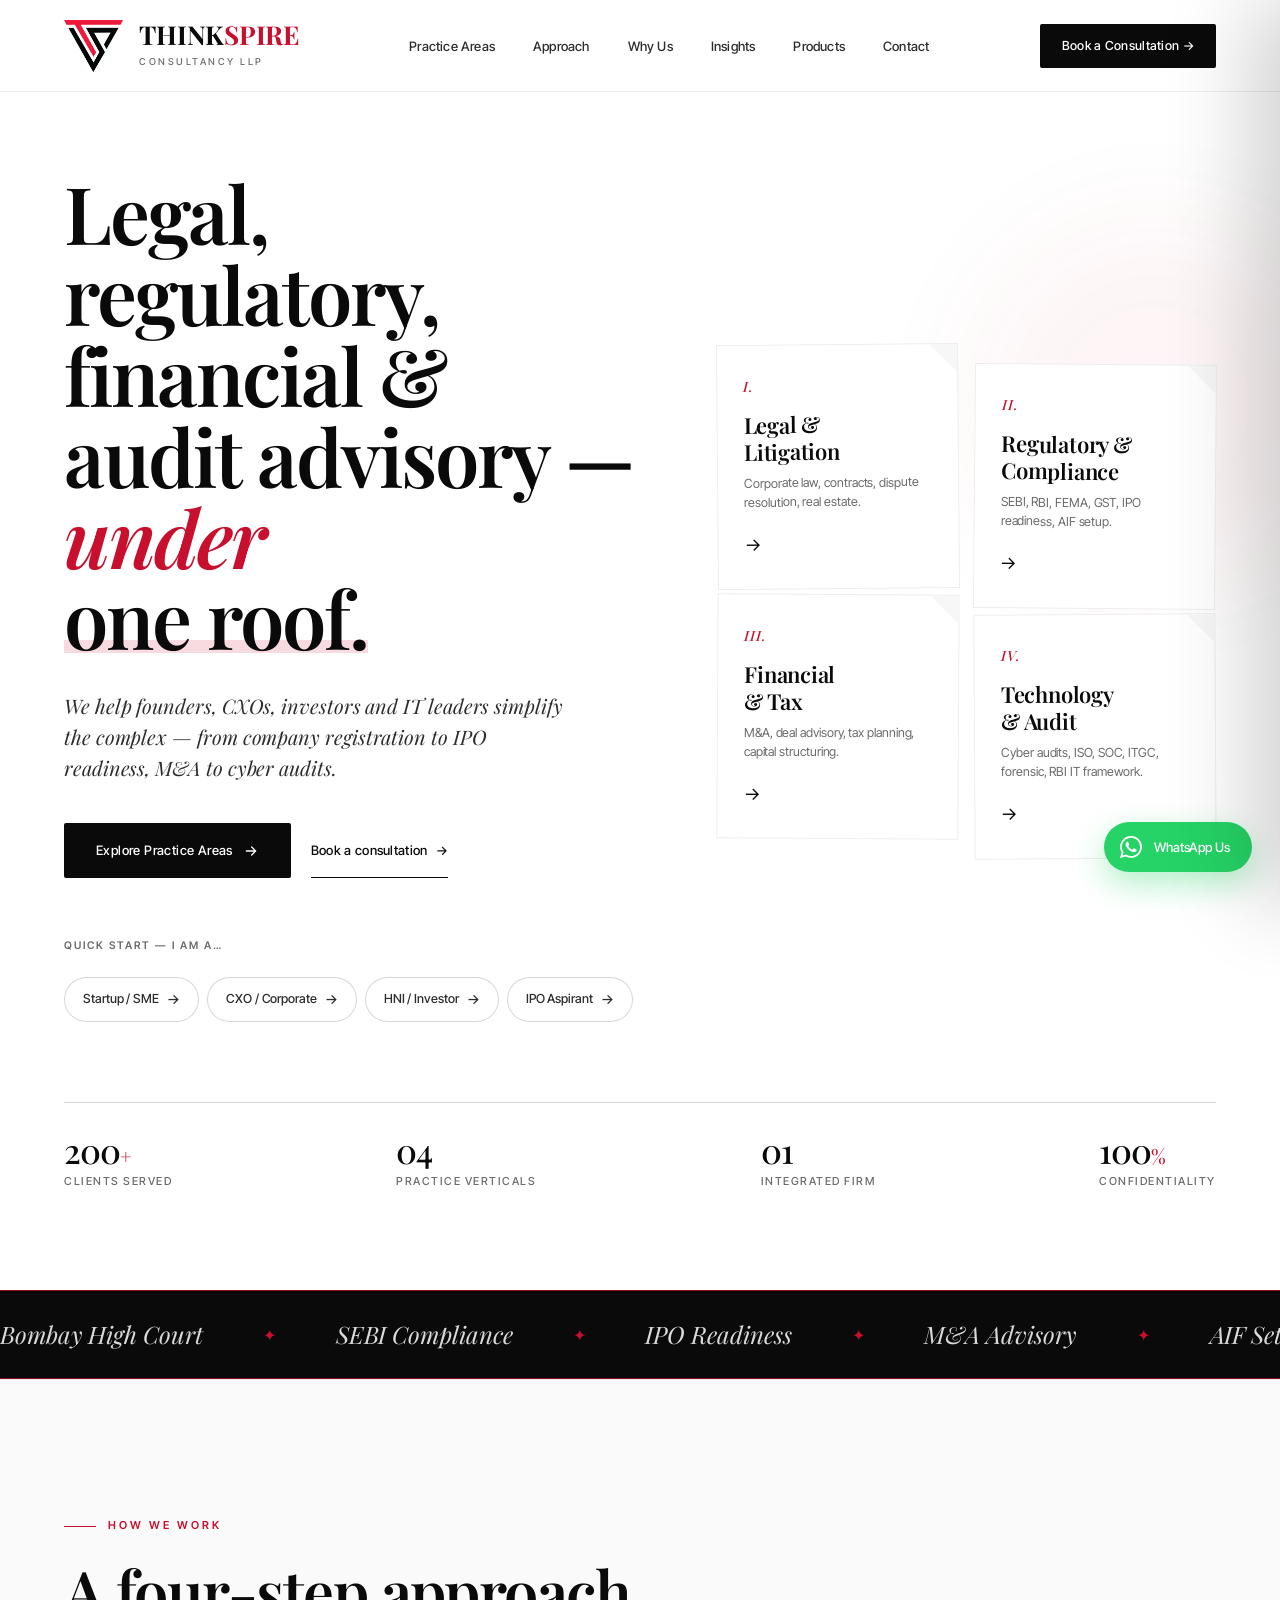
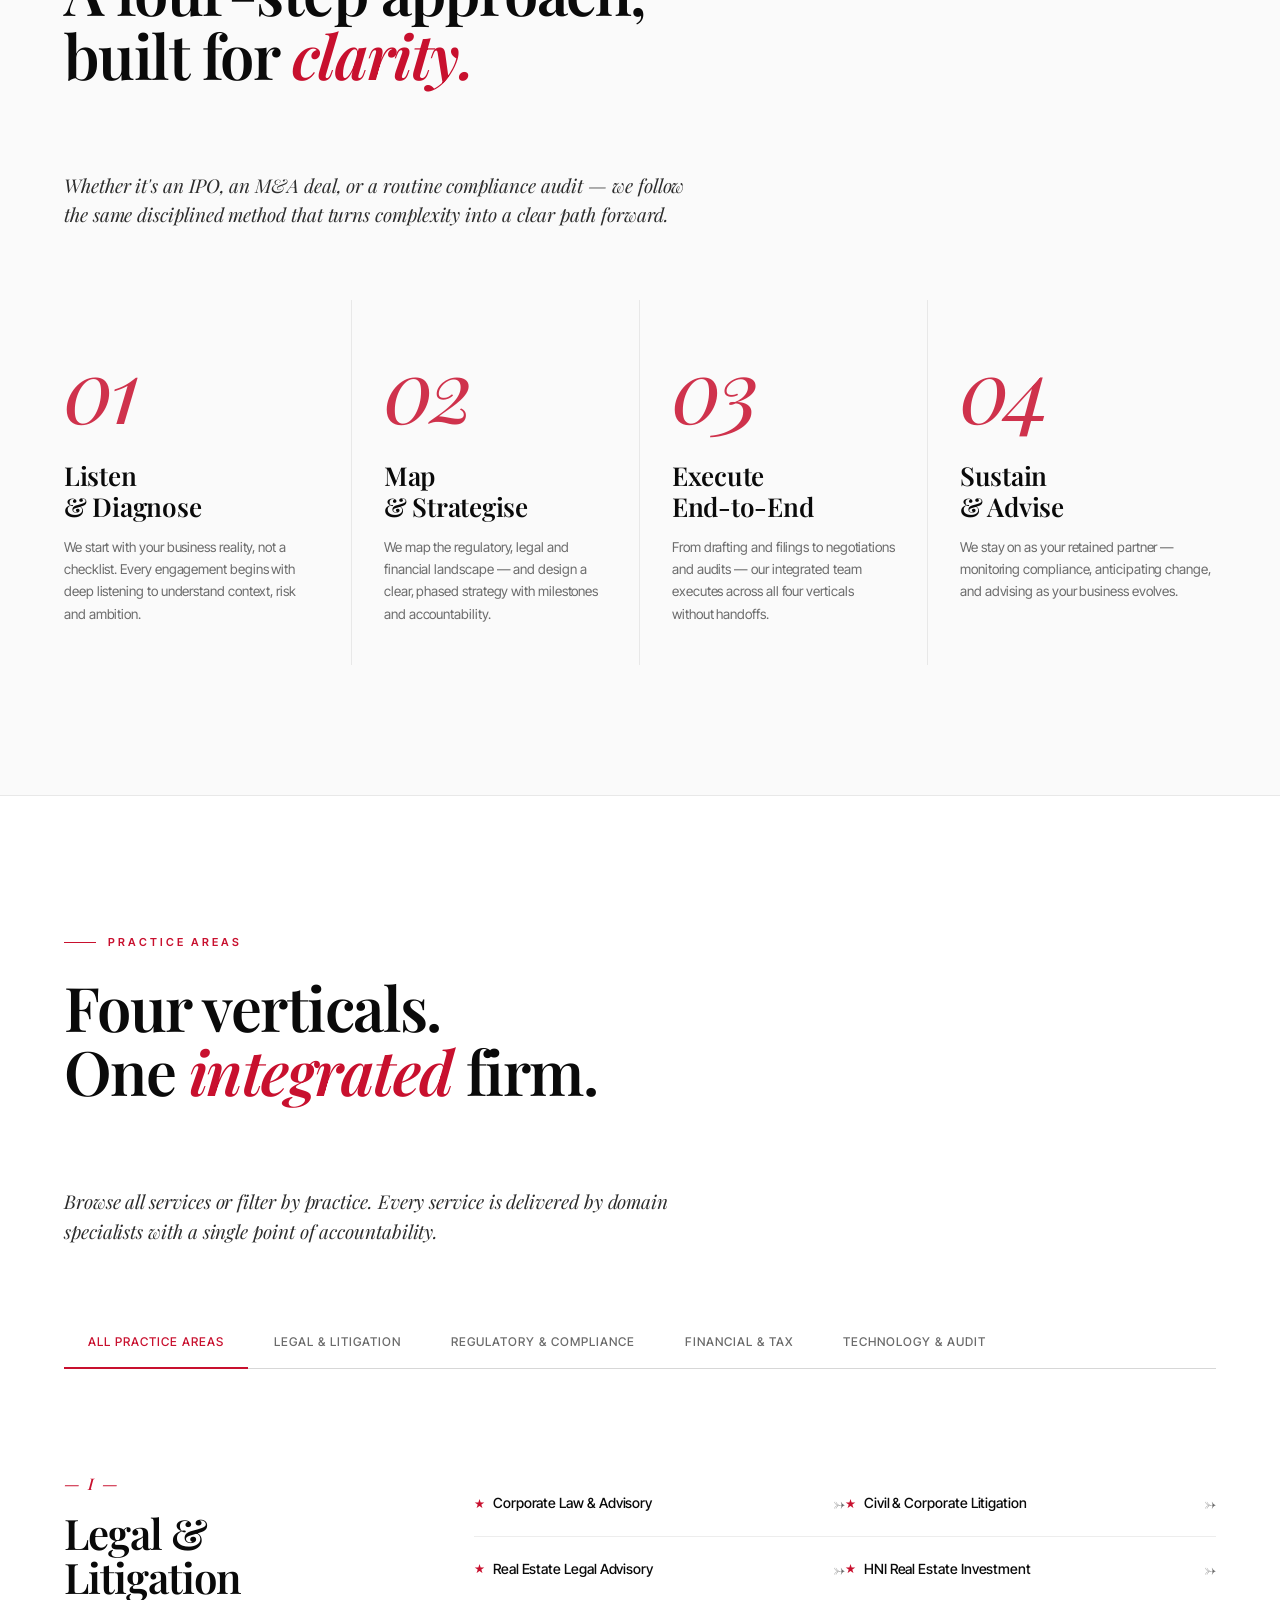
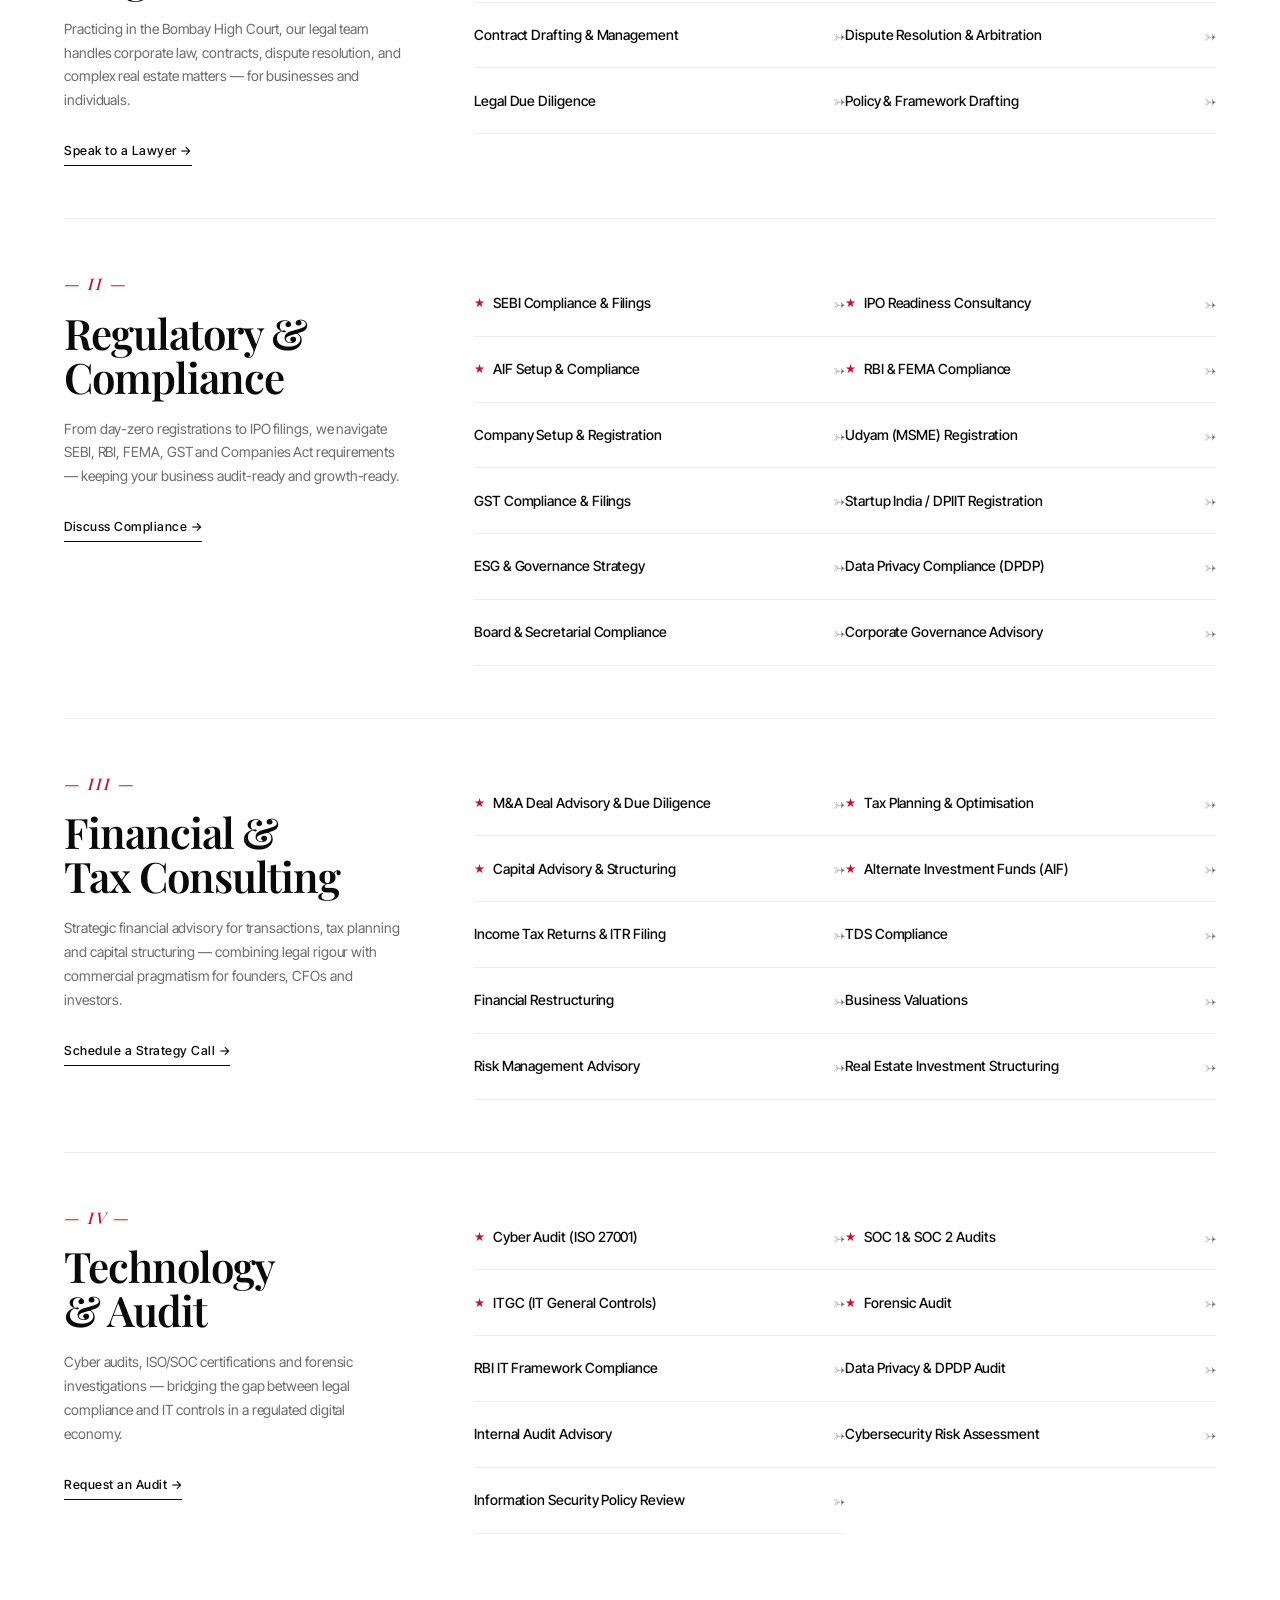
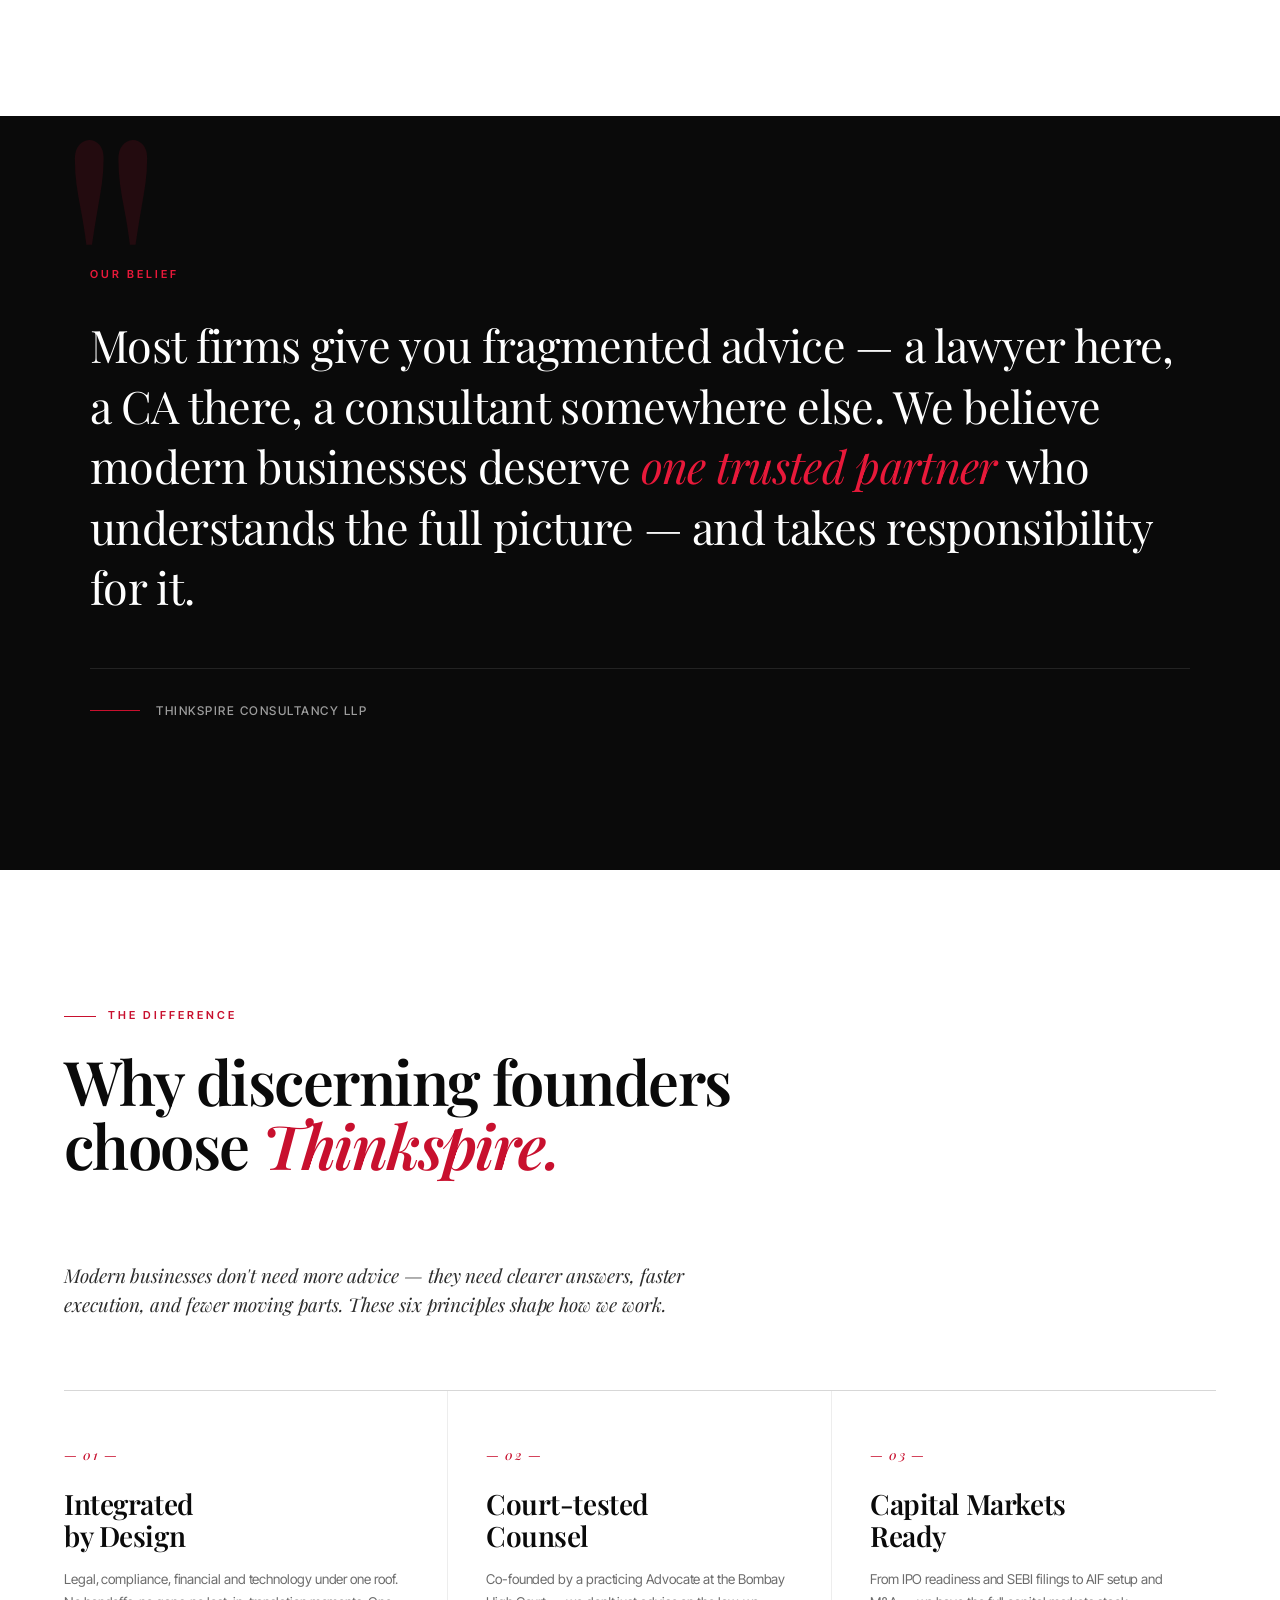
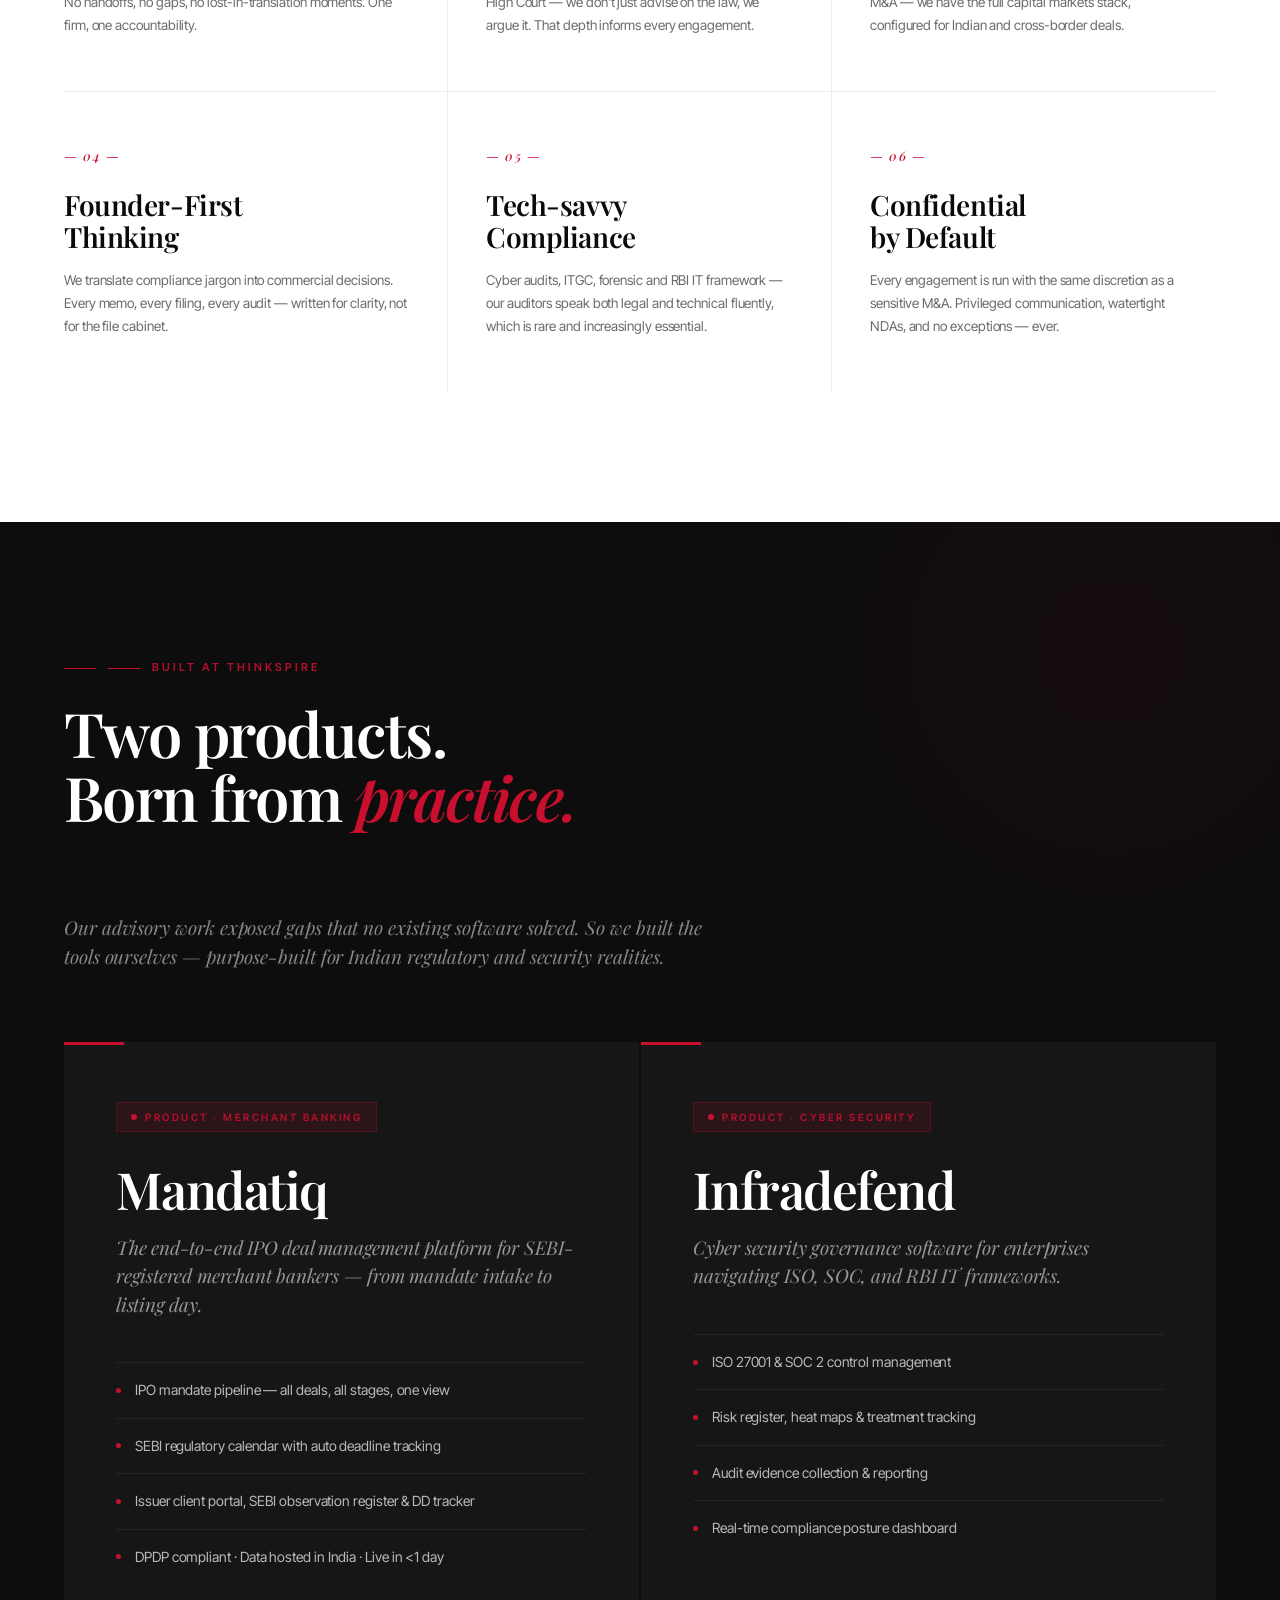
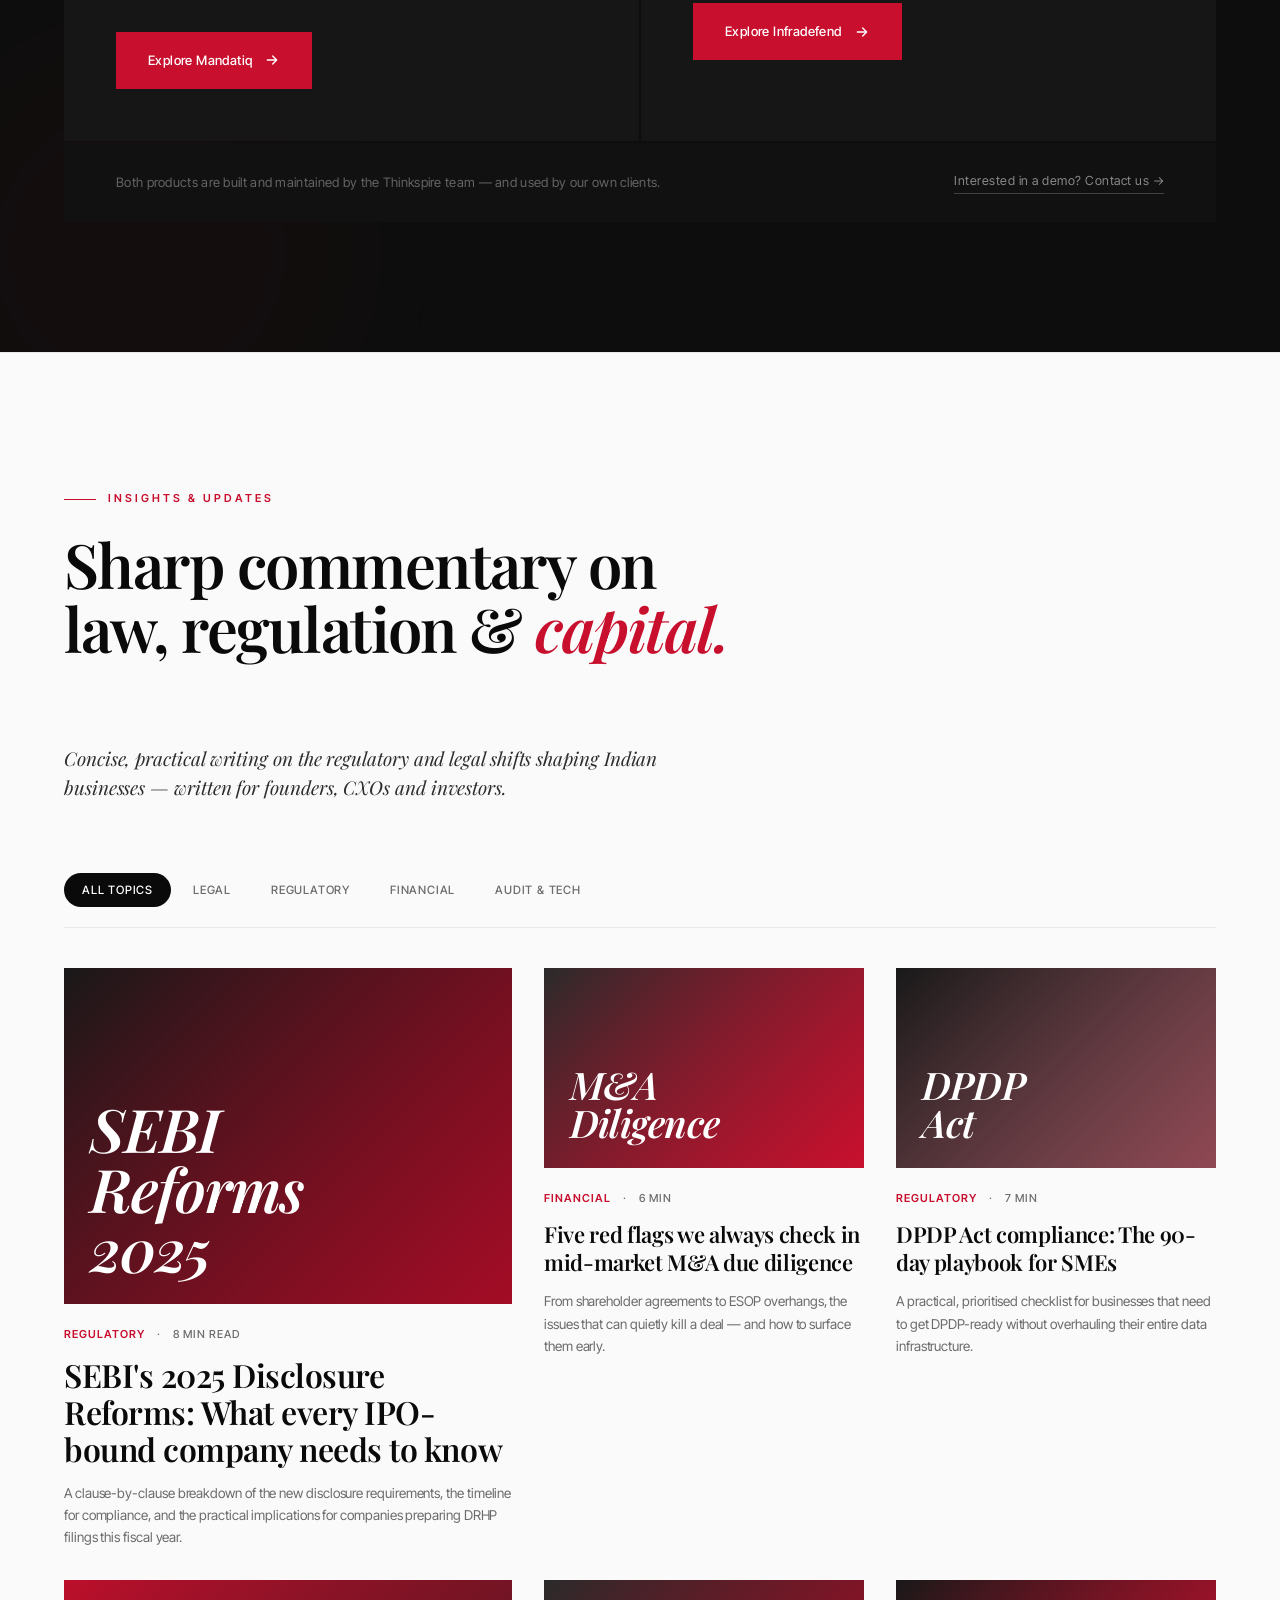
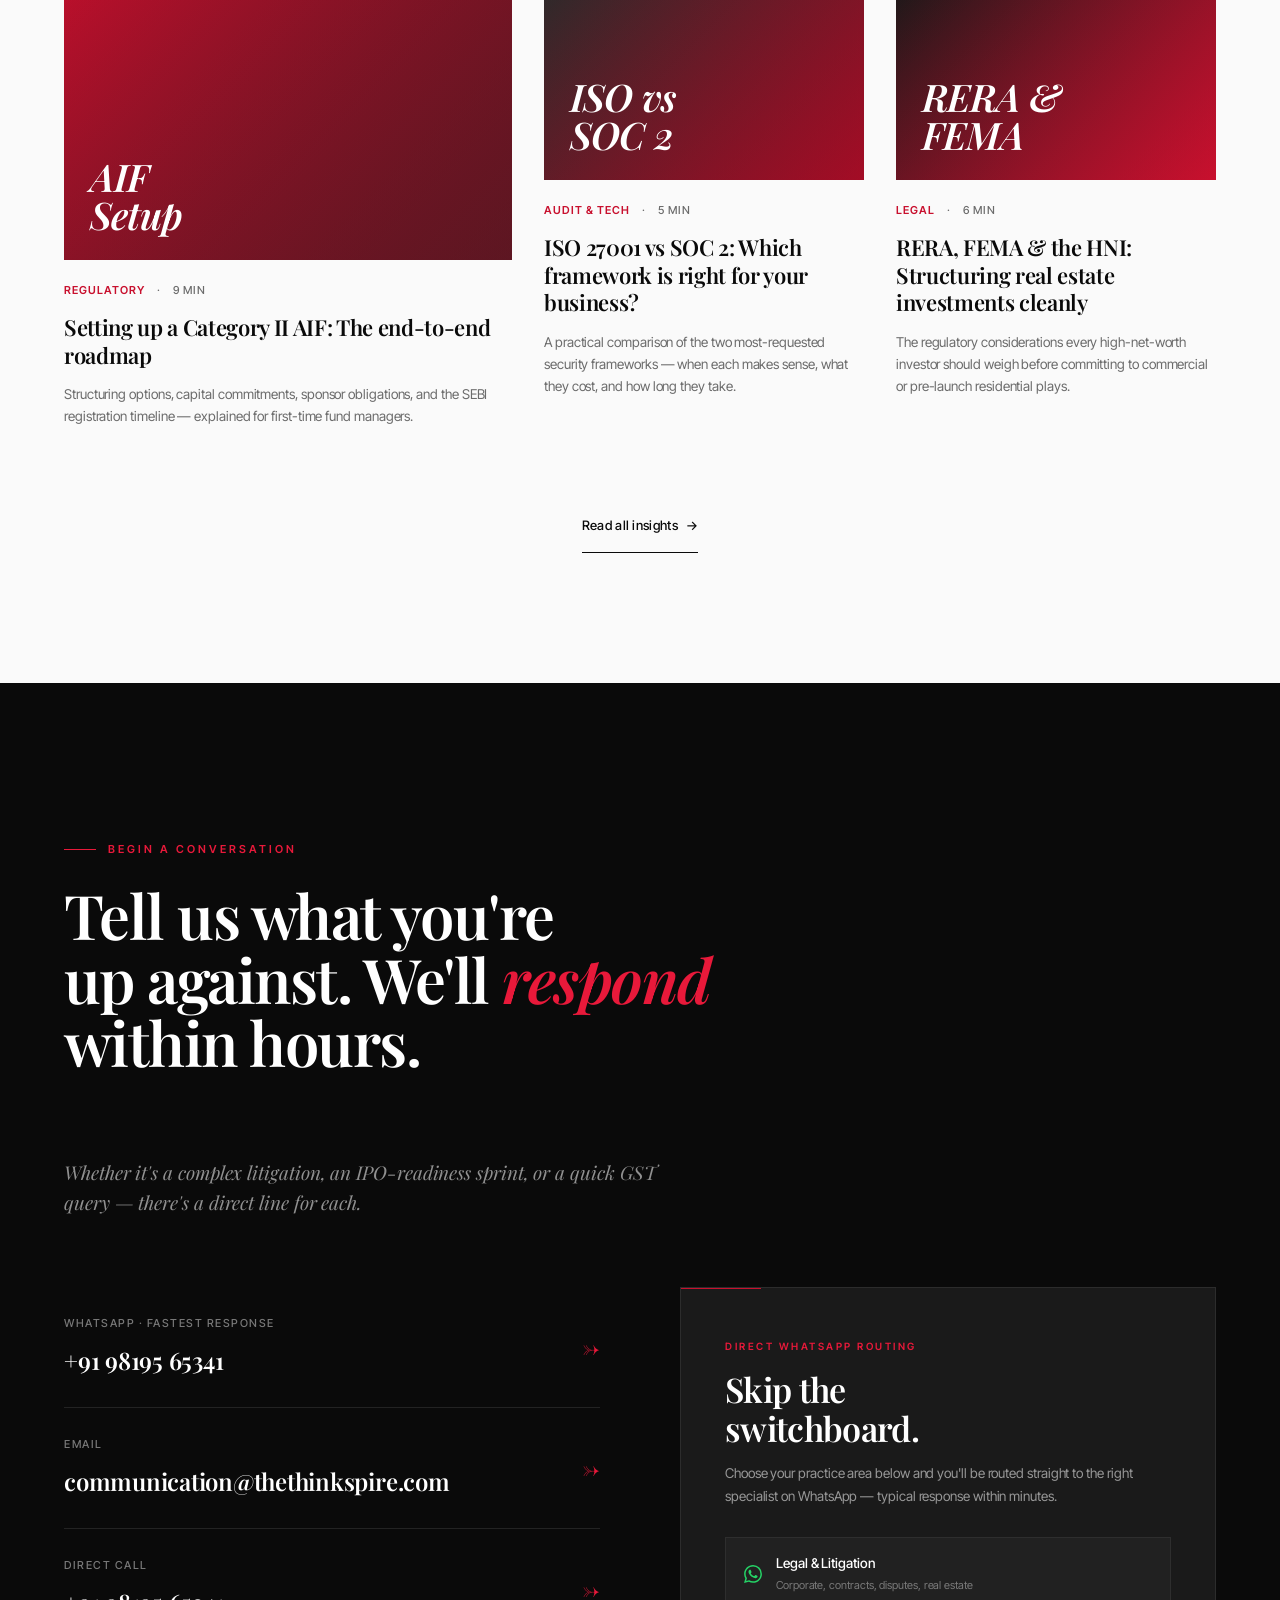
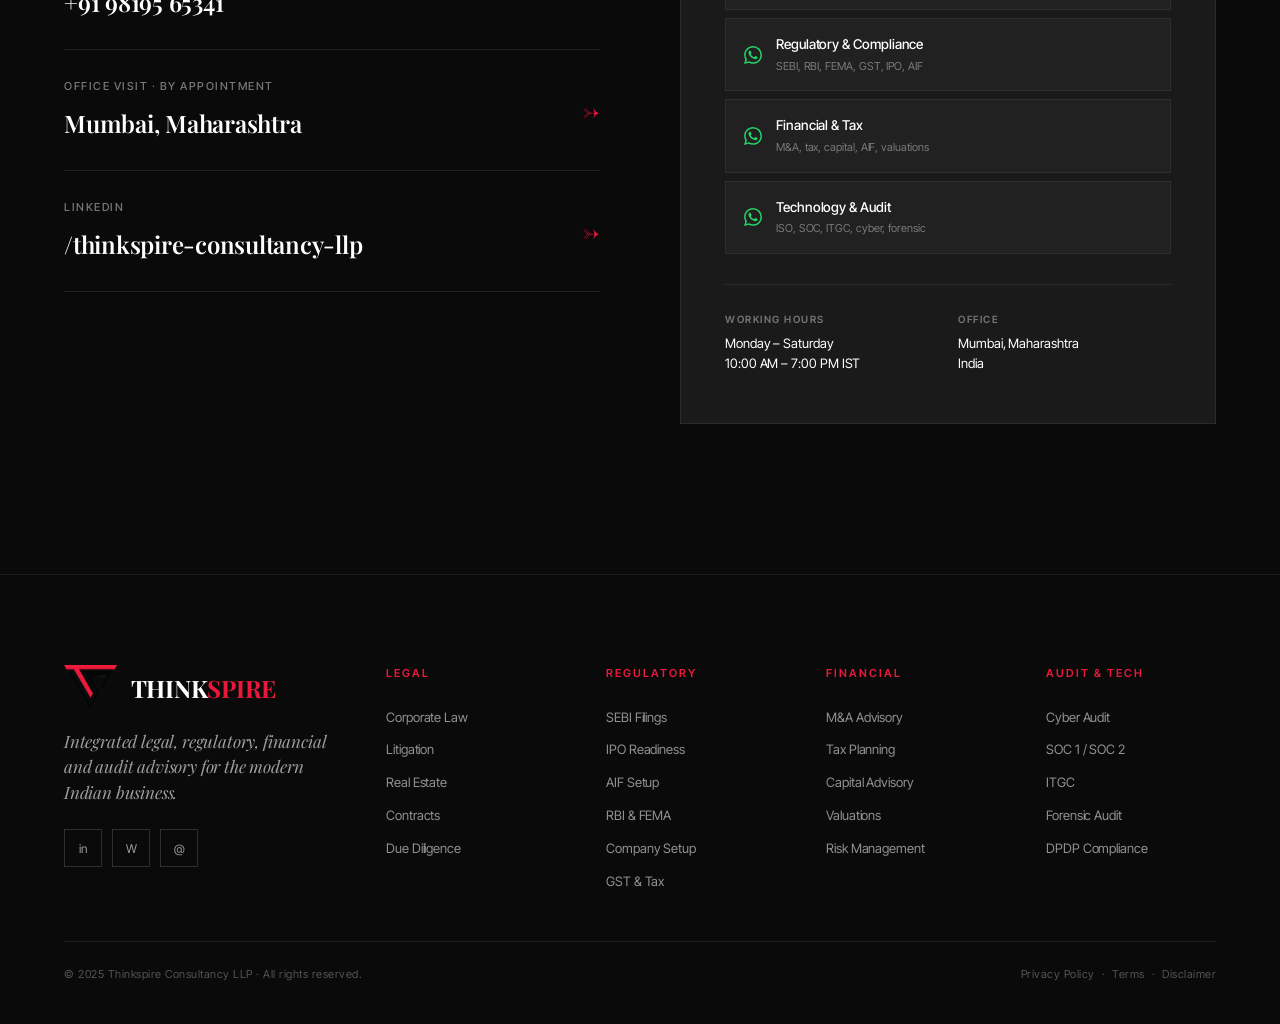
<file: index.html>
<!DOCTYPE html>
<html lang="en">
<head>
  <meta charset="UTF-8" />
  <meta name="viewport" content="width=device-width, initial-scale=1.0" />
  <title>Thinkspire Consultancy LLP — Legal, Regulatory, Financial & Audit Advisory</title>
  <meta name="description" content="Integrated legal, compliance, financial and audit advisory for founders, CXOs, HNIs and enterprises." />
  <link rel="preconnect" href="https://fonts.googleapis.com" />
  <link rel="preconnect" href="https://fonts.gstatic.com" crossorigin />
  <link href="https://fonts.googleapis.com/css2?family=Playfair+Display:ital,wght@0,400;0,500;0,600;0,700;0,800;1,400;1,500;1,600;1,700&family=Inter+Tight:wght@300;400;500;600&display=swap" rel="stylesheet" />
  <link rel="icon" type="image/png" href="ThinkSpire_New_Logo.png" />
  <style>
    *, *::before, *::after { margin: 0; padding: 0; box-sizing: border-box; }

    :root {
      --red: #C8102E;
      --red-light: #E8193A;
      --red-deep: #8C0A20;
      --red-pale: #FCEBED;
      --ink: #0A0A0A;
      --ink-soft: #1A1A1A;
      --char: #2D2D2D;
      --white: #FFFFFF;
      --off-white: #FAFAFA;
      --bg-section: #F7F7F7;
      --bg-warm: #F2F0EB;
      --line: rgba(10,10,10,0.07);
      --line-strong: rgba(10,10,10,0.16);
      --muted: #6B6B6B;
      --muted-soft: #A0A0A0;
      --green-wa: #25D366;

      --serif: 'Playfair Display', 'Times New Roman', serif;
      --sans: 'Inter Tight', -apple-system, BlinkMacSystemFont, sans-serif;
    }

    html { scroll-behavior: smooth; }

    body {
      font-family: var(--sans);
      background: var(--white);
      color: var(--ink);
      font-size: 15px;
      line-height: 1.6;
      overflow-x: hidden;
      font-weight: 400;
      -webkit-font-smoothing: antialiased;
      letter-spacing: -0.005em;
    }

    a { color: inherit; text-decoration: none; }
    img { display: block; max-width: 100%; }
    button { font-family: inherit; cursor: pointer; border: none; background: none; }

    /* ─────────────────────────────────────────────
       NAVIGATION — white background, integrated logo
    ──────────────────────────────────────────────── */
    nav {
      position: sticky;
      top: 0;
      z-index: 1000;
      background: rgba(255,255,255,0.94);
      backdrop-filter: blur(20px);
      -webkit-backdrop-filter: blur(20px);
      border-bottom: 1px solid var(--line);
      padding: 0 5%;
      height: 92px;
      display: flex;
      align-items: center;
      justify-content: space-between;
      transition: box-shadow 0.3s, height 0.3s;
    }
    nav.scrolled {
      box-shadow: 0 1px 24px rgba(0,0,0,0.04);
      height: 78px;
    }

    .nav-logo {
      display: flex;
      align-items: center;
      gap: 16px;
    }
    .nav-logo img {
      height: 52px;
      width: auto;
      transition: height 0.3s;
    }
    nav.scrolled .nav-logo img { height: 44px; }
    .nav-logo-text {
      font-family: var(--serif);
      font-size: 26px;
      font-weight: 700;
      color: var(--ink);
      letter-spacing: -0.01em;
      line-height: 1;
    }
    .nav-logo-text span { color: var(--red); }
    .nav-logo-sub {
      font-family: var(--sans);
      font-size: 9.5px;
      color: var(--muted);
      letter-spacing: 2.5px;
      text-transform: uppercase;
      margin-top: 6px;
      font-weight: 500;
    }

    .nav-links {
      display: flex;
      align-items: center;
      gap: 38px;
      list-style: none;
    }
    .nav-links a {
      font-size: 13px;
      color: var(--char);
      letter-spacing: 0.2px;
      font-weight: 500;
      position: relative;
      transition: color 0.2s;
    }
    .nav-links a:hover { color: var(--red); }
    .nav-links a::after {
      content: '';
      position: absolute;
      bottom: -7px; left: 0;
      width: 100%; height: 1.5px;
      background: var(--red);
      transform: scaleX(0);
      transform-origin: left;
      transition: transform 0.3s ease;
    }
    .nav-links a:hover::after { transform: scaleX(1); }

    .nav-cta {
      display: inline-flex;
      align-items: center;
      gap: 8px;
      background: var(--ink);
      color: var(--white);
      padding: 12px 22px;
      border-radius: 2px;
      font-size: 12.5px;
      font-weight: 500;
      letter-spacing: 0.3px;
      transition: background 0.2s, transform 0.2s;
    }
    .nav-cta:hover { background: var(--red); transform: translateY(-1px); }

    .hamburger {
      display: none;
      flex-direction: column;
      gap: 5px;
    }
    .hamburger span {
      width: 24px; height: 1.5px;
      background: var(--ink);
      transition: all 0.3s;
    }
    .hamburger.open span:nth-child(1) { transform: rotate(45deg) translate(4px,5px); }
    .hamburger.open span:nth-child(2) { opacity: 0; }
    .hamburger.open span:nth-child(3) { transform: rotate(-45deg) translate(4px,-5px); }

    .mobile-menu {
      display: none;
      flex-direction: column;
      position: fixed;
      top: 92px; left: 0; right: 0;
      background: var(--white);
      border-bottom: 1px solid var(--line);
      z-index: 999;
      padding: 28px 5% 36px;
      gap: 22px;
      box-shadow: 0 10px 30px rgba(0,0,0,0.06);
    }
    .mobile-menu.open { display: flex; }
    .mobile-menu a {
      color: var(--ink);
      font-size: 15px;
      font-weight: 500;
      padding: 8px 0;
      border-bottom: 1px solid var(--line);
    }
    .mobile-menu .mob-cta {
      background: var(--red);
      color: var(--white);
      padding: 14px 20px;
      text-align: center;
      margin-top: 8px;
    }

    /* ─────────────────────────────────────────────
       HERO
    ──────────────────────────────────────────────── */
    #hero {
      position: relative;
      padding: 80px 5% 100px;
      background: var(--white);
      overflow: hidden;
    }
    #hero::before {
      content: '';
      position: absolute;
      top: 10%; right: -5%;
      width: 380px; height: 380px;
      background: var(--red);
      border-radius: 50%;
      opacity: 0.04;
      filter: blur(60px);
      pointer-events: none;
    }

    .hero-grid {
      max-width: 1320px;
      margin: 0 auto;
      display: grid;
      grid-template-columns: 1.15fr 1fr;
      gap: 80px;
      align-items: center;
      position: relative;
    }

    .hero-h1 {
      font-family: var(--serif);
      font-size: clamp(46px, 6.2vw, 84px);
      font-weight: 600;
      line-height: 1.02;
      letter-spacing: -0.025em;
      color: var(--ink);
      margin-bottom: 32px;
    }
    .hero-h1 em {
      font-style: italic;
      color: var(--red);
      font-weight: 600;
    }
    .hero-h1 .underline {
      position: relative;
      display: inline-block;
    }
    .hero-h1 .underline::after {
      content: '';
      position: absolute;
      bottom: 0.06em; left: 0; right: 0;
      height: 0.16em;
      background: rgba(200,16,46,0.15);
      z-index: -1;
    }

    .hero-lead {
      font-family: var(--serif);
      font-size: 20px;
      font-weight: 400;
      line-height: 1.55;
      color: var(--char);
      max-width: 500px;
      margin-bottom: 40px;
      font-style: italic;
    }

    .hero-ctas {
      display: flex;
      align-items: center;
      gap: 20px;
      flex-wrap: wrap;
      margin-bottom: 60px;
    }

    .btn-primary {
      display: inline-flex;
      align-items: center;
      gap: 10px;
      background: var(--ink);
      color: var(--white);
      padding: 17px 32px;
      font-size: 13px;
      font-weight: 500;
      letter-spacing: 0.4px;
      transition: background 0.2s, transform 0.2s;
      border-radius: 2px;
    }
    .btn-primary:hover { background: var(--red); transform: translateY(-2px); }
    .btn-primary svg { width: 16px; height: 16px; fill: currentColor; }

    .btn-link {
      display: inline-flex;
      align-items: center;
      gap: 8px;
      color: var(--ink);
      font-size: 13px;
      font-weight: 500;
      letter-spacing: 0.3px;
      padding: 17px 0;
      border-bottom: 1.5px solid var(--ink);
      transition: color 0.2s, border-color 0.2s;
    }
    .btn-link:hover { color: var(--red); border-color: var(--red); }
    .btn-link .arrow {
      display: inline-block;
      transition: transform 0.25s;
    }
    .btn-link:hover .arrow { transform: translateX(4px); }

    .audience-paths {
      display: flex;
      gap: 8px;
      flex-wrap: wrap;
    }
    .audience-paths-label {
      width: 100%;
      font-size: 10.5px;
      letter-spacing: 2px;
      text-transform: uppercase;
      color: var(--muted);
      font-weight: 600;
      margin-bottom: 14px;
    }
    .audience-chip {
      display: inline-flex;
      align-items: center;
      gap: 8px;
      font-size: 12.5px;
      color: var(--char);
      padding: 10px 18px;
      border: 1px solid var(--line-strong);
      border-radius: 40px;
      transition: all 0.2s;
      font-weight: 500;
      background: var(--white);
    }
    .audience-chip:hover {
      background: var(--ink);
      color: var(--white);
      border-color: var(--ink);
    }
    .audience-chip .arrow {
      font-size: 14px;
      transition: transform 0.25s;
    }
    .audience-chip:hover .arrow { transform: translateX(2px); }

    /* Practice deck */
    .practice-deck {
      position: relative;
      display: grid;
      grid-template-columns: 1fr 1fr;
      gap: 14px;
    }

    .practice-card {
      position: relative;
      background: var(--white);
      border: 1px solid var(--line);
      padding: 30px 26px;
      min-height: 210px;
      display: flex;
      flex-direction: column;
      justify-content: space-between;
      transition: transform 0.3s ease, box-shadow 0.3s ease, border-color 0.3s ease;
      cursor: pointer;
      overflow: hidden;
    }
    .practice-card:hover {
      transform: translateY(-6px);
      box-shadow: 0 28px 56px rgba(0,0,0,0.08);
      border-color: var(--red);
    }
    .practice-card::after {
      content: '';
      position: absolute;
      bottom: 0; left: 0;
      width: 0; height: 3px;
      background: var(--red);
      transition: width 0.4s ease;
    }
    .practice-card:hover::after { width: 100%; }

    .practice-card:nth-child(1) { transform: translateY(0) rotate(-0.5deg); }
    .practice-card:nth-child(2) { transform: translateY(20px) rotate(0.5deg); }
    .practice-card:nth-child(3) { transform: translateY(-10px) rotate(0.3deg); }
    .practice-card:nth-child(4) { transform: translateY(10px) rotate(-0.3deg); }
    .practice-card:hover { transform: translateY(-6px) rotate(0deg) !important; }

    .pc-num {
      font-family: var(--serif);
      font-size: 14px;
      font-style: italic;
      color: var(--red);
      font-weight: 500;
      letter-spacing: 1px;
      margin-bottom: 14px;
    }
    .pc-title {
      font-family: var(--serif);
      font-size: 22px;
      font-weight: 600;
      color: var(--ink);
      line-height: 1.2;
      margin-bottom: 10px;
      letter-spacing: -0.01em;
    }
    .pc-desc {
      font-size: 12.5px;
      color: var(--muted);
      line-height: 1.5;
      flex: 1;
    }
    .pc-arrow {
      margin-top: 18px;
      font-size: 18px;
      color: var(--ink);
      transition: transform 0.25s, color 0.25s;
    }
    .practice-card:hover .pc-arrow {
      transform: translateX(6px);
      color: var(--red);
    }

    .practice-card::before {
      content: '';
      position: absolute;
      top: 0; right: 0;
      width: 0; height: 0;
      border-style: solid;
      border-width: 0 28px 28px 0;
      border-color: transparent var(--bg-section) transparent transparent;
      transition: border-color 0.3s;
    }
    .practice-card:hover::before { border-right-color: var(--red); }

    /* Hero ticker */
    .hero-ticker {
      max-width: 1320px;
      margin: 80px auto 0;
      padding-top: 30px;
      border-top: 1px solid var(--line-strong);
      display: flex;
      align-items: center;
      justify-content: space-between;
      gap: 30px;
      flex-wrap: wrap;
    }
    .ticker-stat .v {
      font-family: var(--serif);
      font-size: 34px;
      font-weight: 500;
      color: var(--ink);
      letter-spacing: -0.03em;
      line-height: 1;
    }
    .ticker-stat .v sub {
      font-size: 20px;
      color: var(--red);
      vertical-align: baseline;
      bottom: 0;
    }
    .ticker-stat .l {
      font-size: 11px;
      color: var(--muted);
      letter-spacing: 1.5px;
      text-transform: uppercase;
      margin-top: 6px;
      font-weight: 500;
    }

    /* Marquee */
    .marquee {
      background: var(--ink);
      color: var(--white);
      padding: 24px 0;
      overflow: hidden;
      position: relative;
      border-top: 1px solid var(--red-deep);
      border-bottom: 1px solid var(--red-deep);
    }
    .marquee-track {
      display: flex;
      gap: 60px;
      animation: scroll 40s linear infinite;
      white-space: nowrap;
      width: max-content;
    }
    .marquee-item {
      font-family: var(--serif);
      font-size: 24px;
      font-style: italic;
      color: rgba(255,255,255,0.85);
      display: flex;
      align-items: center;
      gap: 60px;
      font-weight: 400;
    }
    .marquee-item::after {
      content: '✦';
      color: var(--red);
      font-size: 16px;
      font-style: normal;
    }
    @keyframes scroll {
      from { transform: translateX(0); }
      to { transform: translateX(-50%); }
    }

    /* ─────────────────────────────────────────────
       SECTION COMMON
    ──────────────────────────────────────────────── */
    section { padding: 130px 5%; position: relative; }
    .container { max-width: 1320px; margin: 0 auto; }

    .section-eyebrow {
      display: inline-flex;
      align-items: center;
      gap: 12px;
      font-size: 11px;
      letter-spacing: 3px;
      text-transform: uppercase;
      color: var(--red);
      font-weight: 600;
      margin-bottom: 24px;
    }
    .section-eyebrow::before {
      content: '';
      display: block;
      width: 32px; height: 1px;
      background: var(--red);
    }

    .section-h2 {
      font-family: var(--serif);
      font-size: clamp(38px, 4.8vw, 64px);
      font-weight: 600;
      line-height: 1.04;
      letter-spacing: -0.025em;
      color: var(--ink);
      margin-bottom: 24px;
    }
    .section-h2 em { font-style: italic; color: var(--red); }

    .section-lead {
      font-family: var(--serif);
      font-size: 19px;
      color: var(--char);
      max-width: 640px;
      line-height: 1.55;
      font-style: italic;
    }

    .section-header-row {
      display: flex;
      align-items: flex-end;
      justify-content: space-between;
      gap: 60px;
      margin-bottom: 70px;
      flex-wrap: wrap;
    }

    /* ─────────────────────────────────────────────
       APPROACH
    ──────────────────────────────────────────────── */
    #approach {
      background: var(--off-white);
      border-top: 1px solid var(--line);
      border-bottom: 1px solid var(--line);
    }

    .approach-grid {
      display: grid;
      grid-template-columns: repeat(4, 1fr);
      gap: 0;
      margin-top: 40px;
    }
    .approach-step {
      padding: 44px 32px 40px 0;
      border-right: 1px solid var(--line);
      position: relative;
    }
    .approach-step:last-child { border-right: none; padding-right: 0; }
    .approach-step + .approach-step { padding-left: 32px; }

    .as-num {
      font-family: var(--serif);
      font-size: 88px;
      font-weight: 400;
      font-style: italic;
      color: var(--red);
      line-height: 1;
      margin-bottom: 28px;
      letter-spacing: -0.05em;
      opacity: 0.85;
    }
    .as-title {
      font-family: var(--serif);
      font-size: 26px;
      font-weight: 600;
      color: var(--ink);
      margin-bottom: 14px;
      line-height: 1.2;
      letter-spacing: -0.01em;
    }
    .as-desc {
      font-size: 13.5px;
      color: var(--muted);
      line-height: 1.65;
    }

    /* ─────────────────────────────────────────────
       SERVICES
    ──────────────────────────────────────────────── */
    #services { background: var(--white); }

    .sector-tabs {
      display: flex;
      gap: 2px;
      flex-wrap: wrap;
      border-bottom: 1px solid var(--line-strong);
    }
    .stab {
      font-family: var(--sans);
      font-size: 12px;
      padding: 18px 24px;
      color: var(--muted);
      letter-spacing: 1px;
      text-transform: uppercase;
      font-weight: 500;
      border-bottom: 2px solid transparent;
      margin-bottom: -1px;
      transition: color 0.2s, border-color 0.2s;
    }
    .stab:hover { color: var(--ink); }
    .stab.active {
      color: var(--red);
      border-bottom-color: var(--red);
    }

    .sectors-stack { margin-top: 50px; }

    .sector-block {
      display: grid;
      grid-template-columns: 340px 1fr;
      gap: 70px;
      padding: 52px 0;
      border-bottom: 1px solid var(--line);
      align-items: start;
    }
    .sector-block.hidden { display: none; }
    .sector-block:last-child { border-bottom: none; }

    .sb-left { position: sticky; top: 110px; }

    .sb-roman {
      font-family: var(--serif);
      font-size: 16px;
      font-style: italic;
      color: var(--red);
      letter-spacing: 2px;
      margin-bottom: 14px;
      font-weight: 500;
    }
    .sb-name {
      font-family: var(--serif);
      font-size: 42px;
      font-weight: 600;
      color: var(--ink);
      line-height: 1.05;
      letter-spacing: -0.025em;
      margin-bottom: 18px;
    }
    .sb-desc {
      font-size: 14px;
      color: var(--muted);
      line-height: 1.7;
      margin-bottom: 26px;
    }
    .sb-cta {
      display: inline-flex;
      align-items: center;
      gap: 8px;
      font-size: 12.5px;
      font-weight: 500;
      color: var(--ink);
      letter-spacing: 0.5px;
      border-bottom: 1.5px solid var(--ink);
      padding-bottom: 4px;
      transition: color 0.2s, border-color 0.2s;
    }
    .sb-cta:hover { color: var(--red); border-color: var(--red); }

    .sb-services {
      display: grid;
      grid-template-columns: 1fr 1fr;
      gap: 0;
    }

    .service-row {
      display: flex;
      align-items: center;
      justify-content: space-between;
      padding: 18px 0;
      border-bottom: 1px solid var(--line);
      transition: padding 0.25s;
      cursor: pointer;
      font-size: 14px;
    }
    .service-row:hover {
      padding-left: 14px;
      border-bottom-color: var(--red);
    }
    .service-row .sn { color: var(--ink); font-weight: 500; }
    .service-row .sa {
      font-family: var(--serif);
      color: var(--muted);
      transition: transform 0.25s, color 0.25s;
      font-size: 18px;
    }
    .service-row:hover .sa {
      color: var(--red);
      transform: translateX(4px);
    }
    .service-row.featured .sn::before {
      content: '★';
      color: var(--red);
      margin-right: 8px;
      font-size: 11px;
      vertical-align: middle;
    }

    /* ─────────────────────────────────────────────
       MANIFESTO
    ──────────────────────────────────────────────── */
    #manifesto {
      background: var(--ink);
      color: var(--white);
      padding: 150px 5%;
      position: relative;
      overflow: hidden;
    }
    #manifesto::before {
      content: '"';
      position: absolute;
      top: -50px; left: 4%;
      font-family: var(--serif);
      font-size: 400px;
      color: rgba(200,16,46,0.13);
      line-height: 1;
      font-weight: 400;
    }

    .manifesto-inner {
      max-width: 1100px;
      margin: 0 auto;
      position: relative;
      z-index: 1;
    }
    .manifesto-eyebrow {
      font-size: 11px;
      letter-spacing: 3px;
      text-transform: uppercase;
      color: var(--red-light);
      font-weight: 600;
      margin-bottom: 32px;
    }
    .manifesto-text {
      font-family: var(--serif);
      font-size: clamp(30px, 3.5vw, 46px);
      font-weight: 400;
      line-height: 1.35;
      color: var(--white);
      letter-spacing: -0.015em;
    }
    .manifesto-text em {
      font-style: italic;
      color: var(--red-light);
    }
    .manifesto-attr {
      display: flex;
      align-items: center;
      gap: 16px;
      margin-top: 50px;
      padding-top: 32px;
      border-top: 1px solid rgba(255,255,255,0.1);
    }
    .ma-line { width: 50px; height: 1px; background: var(--red); }
    .ma-text {
      font-size: 12px;
      color: rgba(255,255,255,0.6);
      letter-spacing: 1.5px;
      text-transform: uppercase;
      font-weight: 500;
    }

    /* ─────────────────────────────────────────────
       VALUES
    ──────────────────────────────────────────────── */
    #values { background: var(--white); }

    .values-grid {
      display: grid;
      grid-template-columns: repeat(3, 1fr);
      gap: 0;
      border-top: 1px solid var(--line-strong);
    }
    .value-card {
      padding: 54px 38px 54px 0;
      border-right: 1px solid var(--line);
      border-bottom: 1px solid var(--line);
      transition: background 0.3s;
    }
    .value-card:nth-child(3n) { border-right: none; }
    .value-card:nth-last-child(-n+3) { border-bottom: none; }
    .value-card + .value-card { padding-left: 38px; }
    .value-card:nth-child(3n+1) { padding-left: 0; }
    .value-card:hover { background: var(--off-white); }

    .vc-num {
      font-family: var(--serif);
      font-size: 13px;
      font-style: italic;
      color: var(--red);
      letter-spacing: 1.5px;
      margin-bottom: 22px;
      font-weight: 500;
    }
    .vc-title {
      font-family: var(--serif);
      font-size: 28px;
      font-weight: 600;
      color: var(--ink);
      line-height: 1.15;
      margin-bottom: 16px;
      letter-spacing: -0.015em;
    }
    .vc-desc {
      font-size: 13.5px;
      color: var(--muted);
      line-height: 1.7;
    }

    /* ─────────────────────────────────────────────
       INSIGHTS
    ──────────────────────────────────────────────── */
    #insights {
      background: var(--off-white);
      border-top: 1px solid var(--line);
    }

    .insights-filter {
      display: flex;
      gap: 4px;
      flex-wrap: wrap;
      margin-bottom: 40px;
      padding-bottom: 20px;
      border-bottom: 1px solid var(--line);
    }
    .ifilter {
      font-size: 11.5px;
      padding: 10px 18px;
      color: var(--muted);
      letter-spacing: 0.8px;
      text-transform: uppercase;
      font-weight: 500;
      border-radius: 30px;
      transition: all 0.2s;
    }
    .ifilter:hover { color: var(--ink); }
    .ifilter.active { background: var(--ink); color: var(--white); }

    .insights-grid {
      display: grid;
      grid-template-columns: 1.4fr 1fr 1fr;
      gap: 32px;
    }

    .article-card {
      display: flex;
      flex-direction: column;
      cursor: pointer;
      transition: transform 0.3s;
    }
    .article-card.hidden { display: none; }
    .article-card:hover { transform: translateY(-6px); }

    .ac-image {
      aspect-ratio: 16 / 10;
      margin-bottom: 22px;
      position: relative;
      overflow: hidden;
    }
    .article-card.featured .ac-image { aspect-ratio: 4 / 3; }

    .ac-image::after {
      content: '';
      position: absolute;
      inset: 0;
      background: linear-gradient(135deg, rgba(0,0,0,0.1) 0%, rgba(200,16,46,0.7) 100%);
      opacity: 0.55;
      transition: opacity 0.3s;
    }
    .article-card:hover .ac-image::after { opacity: 0.78; }

    .ac-image-text {
      position: absolute;
      bottom: 26px; left: 26px;
      right: 26px;
      font-family: var(--serif);
      font-size: 38px;
      font-weight: 600;
      font-style: italic;
      color: var(--white);
      line-height: 1;
      z-index: 1;
      letter-spacing: -0.02em;
    }
    .article-card.featured .ac-image-text { font-size: 60px; }

    .ac-meta {
      display: flex;
      align-items: center;
      gap: 12px;
      font-size: 11px;
      color: var(--muted);
      letter-spacing: 1px;
      text-transform: uppercase;
      font-weight: 500;
      margin-bottom: 14px;
    }
    .ac-cat { color: var(--red); font-weight: 600; }
    .ac-title {
      font-family: var(--serif);
      font-size: 22px;
      font-weight: 600;
      color: var(--ink);
      line-height: 1.25;
      margin-bottom: 14px;
      letter-spacing: -0.015em;
      transition: color 0.25s;
    }
    .article-card.featured .ac-title {
      font-size: 32px;
      line-height: 1.15;
    }
    .article-card:hover .ac-title { color: var(--red); }

    .ac-excerpt {
      font-size: 13.5px;
      color: var(--muted);
      line-height: 1.65;
    }

    .insights-cta {
      display: flex;
      justify-content: center;
      margin-top: 70px;
    }

    /* ─────────────────────────────────────────────
       ARTICLE VIEWER (slide-up modal)
    ──────────────────────────────────────────────── */
    .article-viewer {
      position: fixed;
      inset: 0;
      z-index: 1200;
      background: var(--white);
      transform: translateY(100%);
      transition: transform 0.55s cubic-bezier(0.2, 0.85, 0.25, 1);
      overflow-y: auto;
      visibility: hidden;
    }
    .article-viewer.open {
      transform: translateY(0);
      visibility: visible;
    }
    .av-header {
      position: sticky;
      top: 0;
      background: rgba(255,255,255,0.94);
      backdrop-filter: blur(20px);
      border-bottom: 1px solid var(--line);
      padding: 18px 5%;
      display: flex;
      align-items: center;
      justify-content: space-between;
      z-index: 10;
    }
    .av-brand {
      display: flex;
      align-items: center;
      gap: 12px;
    }
    .av-brand img { height: 40px; }
    .av-brand-text {
      font-family: var(--serif);
      font-size: 18px;
      font-weight: 700;
      letter-spacing: -0.01em;
    }
    .av-brand-text span { color: var(--red); }
    .av-close {
      width: 42px; height: 42px;
      border: 1px solid var(--line-strong);
      border-radius: 50%;
      display: flex;
      align-items: center;
      justify-content: center;
      cursor: pointer;
      font-size: 18px;
      transition: all 0.2s;
    }
    .av-close:hover {
      background: var(--ink);
      color: var(--white);
      border-color: var(--ink);
      transform: rotate(90deg);
    }

    .av-hero {
      max-width: 880px;
      margin: 0 auto;
      padding: 70px 5% 40px;
      text-align: center;
    }
    .av-cat {
      display: inline-block;
      font-size: 11px;
      letter-spacing: 2.5px;
      text-transform: uppercase;
      color: var(--red);
      font-weight: 600;
      margin-bottom: 24px;
      padding: 6px 14px;
      border: 1px solid var(--red);
      border-radius: 30px;
    }
    .av-title {
      font-family: var(--serif);
      font-size: clamp(34px, 5vw, 56px);
      font-weight: 600;
      line-height: 1.08;
      letter-spacing: -0.025em;
      color: var(--ink);
      margin-bottom: 24px;
    }
    .av-meta {
      display: flex;
      align-items: center;
      justify-content: center;
      gap: 16px;
      font-size: 12px;
      color: var(--muted);
      letter-spacing: 0.8px;
      text-transform: uppercase;
      font-weight: 500;
    }
    .av-meta-dot {
      width: 4px; height: 4px;
      background: var(--muted);
      border-radius: 50%;
    }

    .av-banner {
      max-width: 1080px;
      margin: 40px auto 0;
      aspect-ratio: 2.4 / 1;
      position: relative;
      overflow: hidden;
    }
    .av-banner::after {
      content: '';
      position: absolute;
      inset: 0;
      background: linear-gradient(135deg, rgba(0,0,0,0.15) 0%, rgba(200,16,46,0.55) 100%);
    }
    .av-banner-text {
      position: absolute;
      bottom: 40px; left: 40px;
      right: 40px;
      font-family: var(--serif);
      font-style: italic;
      font-size: clamp(36px, 5vw, 64px);
      color: var(--white);
      font-weight: 600;
      line-height: 1.05;
      letter-spacing: -0.02em;
      z-index: 1;
    }

    .av-content {
      max-width: 720px;
      margin: 0 auto;
      padding: 70px 5% 100px;
      font-size: 17px;
      line-height: 1.75;
      color: var(--char);
    }
    .av-content p { margin-bottom: 24px; }
    .av-content h2 {
      font-family: var(--serif);
      font-size: 32px;
      font-weight: 600;
      color: var(--ink);
      line-height: 1.2;
      margin-top: 50px;
      margin-bottom: 18px;
      letter-spacing: -0.02em;
    }
    .av-content h3 {
      font-family: var(--serif);
      font-size: 22px;
      font-weight: 600;
      color: var(--ink);
      margin-top: 36px;
      margin-bottom: 12px;
      letter-spacing: -0.01em;
    }
    .av-content ul, .av-content ol {
      margin-bottom: 24px;
      padding-left: 24px;
    }
    .av-content li { margin-bottom: 10px; }
    .av-content strong { color: var(--ink); font-weight: 600; }
    .av-content em {
      font-family: var(--serif);
      font-style: italic;
      color: var(--ink);
      font-size: 1.05em;
    }
    .av-content blockquote {
      border-left: 3px solid var(--red);
      padding: 20px 28px;
      margin: 36px 0;
      background: var(--off-white);
      font-family: var(--serif);
      font-style: italic;
      font-size: 21px;
      color: var(--ink);
      line-height: 1.5;
      letter-spacing: -0.01em;
    }
    .av-content .key-takeaway {
      background: var(--bg-warm);
      border: 1px solid var(--line-strong);
      padding: 28px 32px;
      margin: 40px 0;
      border-radius: 4px;
    }
    .av-content .key-takeaway-label {
      font-size: 11px;
      letter-spacing: 2px;
      text-transform: uppercase;
      color: var(--red);
      font-weight: 600;
      margin-bottom: 12px;
    }
    .av-content .key-takeaway p { margin-bottom: 0; }

    .av-cta-block {
      max-width: 720px;
      margin: 0 auto;
      padding: 50px 5%;
      border-top: 1px solid var(--line);
      border-bottom: 1px solid var(--line);
      text-align: center;
    }
    .av-cta-eyebrow {
      font-size: 11px;
      letter-spacing: 2.5px;
      text-transform: uppercase;
      color: var(--red);
      font-weight: 600;
      margin-bottom: 12px;
    }
    .av-cta-h {
      font-family: var(--serif);
      font-size: 30px;
      font-weight: 600;
      color: var(--ink);
      line-height: 1.2;
      margin-bottom: 16px;
      letter-spacing: -0.02em;
    }
    .av-cta-h em { font-style: italic; color: var(--red); }
    .av-cta-text {
      font-size: 14px;
      color: var(--muted);
      max-width: 520px;
      margin: 0 auto 28px;
      line-height: 1.6;
    }
    .av-cta-btns {
      display: flex;
      gap: 12px;
      justify-content: center;
      flex-wrap: wrap;
    }
    .av-cta-wa {
      background: var(--green-wa);
      color: var(--white);
      padding: 14px 26px;
      font-size: 13px;
      font-weight: 500;
      letter-spacing: 0.4px;
      display: inline-flex;
      align-items: center;
      gap: 8px;
    }
    .av-cta-wa svg { width: 16px; height: 16px; fill: white; }

    .av-related {
      max-width: 1080px;
      margin: 0 auto;
      padding: 70px 5% 100px;
    }
    .av-related-label {
      font-size: 11px;
      letter-spacing: 2.5px;
      text-transform: uppercase;
      color: var(--red);
      font-weight: 600;
      margin-bottom: 24px;
      display: flex;
      align-items: center;
      gap: 10px;
    }
    .av-related-label::before {
      content: '';
      display: block;
      width: 24px; height: 1px;
      background: var(--red);
    }
    .av-related-grid {
      display: grid;
      grid-template-columns: repeat(3, 1fr);
      gap: 24px;
    }

    /* ─────────────────────────────────────────────
       CONTACT
    ──────────────────────────────────────────────── */
    #contact {
      background: var(--ink);
      color: var(--white);
      padding: 150px 5%;
    }
    #contact .section-eyebrow { color: var(--red-light); }
    #contact .section-eyebrow::before { background: var(--red-light); }
    #contact .section-h2 { color: var(--white); }
    #contact .section-h2 em { color: var(--red-light); }
    #contact .section-lead { color: rgba(255,255,255,0.55); }

    .contact-grid {
      display: grid;
      grid-template-columns: 1fr 1fr;
      gap: 80px;
      margin-top: 60px;
    }

    .contact-channels { display: flex; flex-direction: column; }
    .channel {
      display: flex;
      align-items: center;
      justify-content: space-between;
      padding: 28px 0;
      border-bottom: 1px solid rgba(255,255,255,0.1);
      transition: padding 0.25s;
    }
    .channel:hover { padding-left: 14px; }
    .channel-info .label {
      font-size: 11px;
      color: rgba(255,255,255,0.45);
      letter-spacing: 1.5px;
      text-transform: uppercase;
      margin-bottom: 8px;
      font-weight: 500;
    }
    .channel-info .value {
      font-family: var(--serif);
      font-size: 24px;
      color: var(--white);
      font-weight: 600;
      letter-spacing: -0.01em;
    }
    .channel-arrow {
      font-family: var(--serif);
      font-size: 26px;
      color: var(--red-light);
      transition: transform 0.25s;
    }
    .channel:hover .channel-arrow { transform: translateX(6px); }

    .contact-card {
      background: var(--ink-soft);
      border: 1px solid rgba(255,255,255,0.08);
      padding: 50px 44px;
      position: relative;
    }
    .contact-card::before {
      content: '';
      position: absolute;
      top: 0; left: 0;
      width: 80px; height: 1px;
      background: var(--red);
    }
    .cc-eyebrow {
      font-size: 10px;
      letter-spacing: 2.5px;
      text-transform: uppercase;
      color: var(--red-light);
      font-weight: 600;
      margin-bottom: 16px;
    }
    .cc-title {
      font-family: var(--serif);
      font-size: 34px;
      font-weight: 600;
      color: var(--white);
      line-height: 1.15;
      margin-bottom: 14px;
      letter-spacing: -0.02em;
    }
    .cc-desc {
      font-size: 13.5px;
      color: rgba(255,255,255,0.55);
      line-height: 1.65;
      margin-bottom: 30px;
    }

    .wa-routes {
      display: flex;
      flex-direction: column;
      gap: 8px;
      margin-bottom: 30px;
    }
    .wa-route {
      display: flex;
      align-items: center;
      gap: 14px;
      background: rgba(255,255,255,0.03);
      border: 1px solid rgba(255,255,255,0.06);
      padding: 15px 18px;
      transition: all 0.2s;
      color: var(--white);
    }
    .wa-route:hover {
      background: rgba(37,211,102,0.08);
      border-color: rgba(37,211,102,0.3);
    }
    .wa-route svg { width: 18px; height: 18px; fill: var(--green-wa); flex-shrink: 0; }
    .wa-route .wn { font-size: 13.5px; font-weight: 500; color: var(--white); }
    .wa-route .wd { font-size: 11px; color: rgba(255,255,255,0.4); margin-top: 2px; }

    .office-info {
      padding-top: 26px;
      border-top: 1px solid rgba(255,255,255,0.08);
      display: grid;
      grid-template-columns: 1fr 1fr;
      gap: 20px;
    }
    .oi-block .label {
      font-size: 10px;
      letter-spacing: 1.5px;
      text-transform: uppercase;
      color: rgba(255,255,255,0.4);
      font-weight: 600;
      margin-bottom: 6px;
    }
    .oi-block .value {
      font-size: 13px;
      color: var(--white);
      line-height: 1.55;
    }

    /* ─────────────────────────────────────────────
       FOOTER
    ──────────────────────────────────────────────── */
    footer {
      background: var(--ink);
      color: var(--white);
      padding: 90px 5% 40px;
      border-top: 1px solid rgba(255,255,255,0.08);
    }
    .footer-grid {
      max-width: 1320px;
      margin: 0 auto;
      display: grid;
      grid-template-columns: 1.6fr 1fr 1fr 1fr 1fr;
      gap: 50px;
      padding-bottom: 50px;
      border-bottom: 1px solid rgba(255,255,255,0.08);
    }
    .footer-brand { display: flex; flex-direction: column; gap: 18px; }
    .fb-logo { display: flex; align-items: center; gap: 14px; }
    .fb-logo img { height: 46px; }
    .fb-logo-text {
      font-family: var(--serif);
      font-size: 24px;
      font-weight: 700;
      letter-spacing: -0.01em;
    }
    .fb-logo-text span { color: var(--red-light); }
    .fb-tagline {
      font-family: var(--serif);
      font-size: 17px;
      font-style: italic;
      color: rgba(255,255,255,0.6);
      line-height: 1.5;
      max-width: 290px;
      letter-spacing: -0.01em;
    }
    .fb-social { display: flex; gap: 10px; margin-top: 6px; }
    .fbs {
      width: 38px; height: 38px;
      border: 1px solid rgba(255,255,255,0.15);
      display: flex;
      align-items: center;
      justify-content: center;
      font-size: 12px;
      color: rgba(255,255,255,0.6);
      transition: all 0.2s;
    }
    .fbs:hover { background: var(--red); color: var(--white); border-color: var(--red); }

    .fcol-title {
      font-size: 11px;
      letter-spacing: 2px;
      text-transform: uppercase;
      color: var(--red-light);
      font-weight: 600;
      margin-bottom: 24px;
    }
    .fcol-links { display: flex; flex-direction: column; gap: 12px; }
    .fcol-links a {
      font-size: 13px;
      color: rgba(255,255,255,0.55);
      transition: color 0.2s, padding-left 0.2s;
    }
    .fcol-links a:hover { color: var(--white); padding-left: 4px; }

    .footer-bottom {
      max-width: 1320px;
      margin: 24px auto 0;
      display: flex;
      align-items: center;
      justify-content: space-between;
      flex-wrap: wrap;
      gap: 14px;
      font-size: 11px;
      color: rgba(255,255,255,0.3);
      letter-spacing: 0.5px;
    }
    .footer-bottom a:hover { color: var(--white); }

    /* ─────────────────────────────────────────────
       FLOATING WA
    ──────────────────────────────────────────────── */
    .wa-float {
      position: fixed;
      bottom: 28px; right: 28px;
      z-index: 990;
      display: flex;
      align-items: center;
      gap: 12px;
      background: var(--green-wa);
      color: var(--white);
      padding: 14px 22px 14px 16px;
      border-radius: 50px;
      box-shadow: 0 12px 32px rgba(37,211,102,0.35);
      font-size: 13px;
      font-weight: 500;
      transition: transform 0.25s, box-shadow 0.25s;
    }
    .wa-float:hover { transform: translateY(-3px); box-shadow: 0 18px 40px rgba(37,211,102,0.5); }
    .wa-float svg { width: 22px; height: 22px; fill: white; }

    /* ─────────────────────────────────────────────
       SERVICE PANEL
    ──────────────────────────────────────────────── */
    .panel-overlay {
      position: fixed;
      inset: 0;
      background: rgba(10,10,10,0.55);
      backdrop-filter: blur(4px);
      opacity: 0;
      visibility: hidden;
      transition: opacity 0.35s, visibility 0.35s;
      z-index: 1100;
    }
    .panel-overlay.open { opacity: 1; visibility: visible; }

    .service-panel {
      position: fixed;
      top: 0; right: 0;
      width: min(560px, 100%);
      height: 100vh;
      background: var(--white);
      box-shadow: -30px 0 80px rgba(0,0,0,0.18);
      transform: translateX(100%);
      transition: transform 0.45s cubic-bezier(0.2, 0.8, 0.2, 1);
      z-index: 1101;
      display: flex;
      flex-direction: column;
      overflow: hidden;
    }
    .service-panel.open { transform: translateX(0); }
    .sp-header {
      padding: 34px 46px 26px;
      border-bottom: 1px solid var(--line);
      display: flex;
      align-items: flex-start;
      justify-content: space-between;
      gap: 24px;
      flex-shrink: 0;
    }
    .sp-vertical {
      font-family: var(--serif);
      font-size: 12px;
      font-style: italic;
      color: var(--red);
      letter-spacing: 2px;
      margin-bottom: 10px;
      text-transform: uppercase;
      font-weight: 500;
    }
    .sp-title {
      font-family: var(--serif);
      font-size: 38px;
      font-weight: 600;
      color: var(--ink);
      line-height: 1.1;
      letter-spacing: -0.02em;
    }
    .sp-close {
      width: 42px; height: 42px;
      border: 1px solid var(--line-strong);
      border-radius: 50%;
      display: flex;
      align-items: center;
      justify-content: center;
      cursor: pointer;
      font-size: 18px;
      color: var(--ink);
      background: var(--white);
      flex-shrink: 0;
      transition: all 0.2s;
    }
    .sp-close:hover {
      background: var(--ink); color: var(--white); border-color: var(--ink); transform: rotate(90deg);
    }
    .sp-body { flex: 1; overflow-y: auto; padding: 32px 46px 40px; }
    .sp-body::-webkit-scrollbar { width: 6px; }
    .sp-body::-webkit-scrollbar-thumb { background: var(--line-strong); border-radius: 3px; }
    .sp-desc {
      font-family: var(--serif);
      font-size: 19px;
      font-style: italic;
      color: var(--char);
      line-height: 1.55;
      margin-bottom: 38px;
      padding-bottom: 30px;
      border-bottom: 1px solid var(--line);
      letter-spacing: -0.01em;
    }
    .sp-section-label {
      font-size: 10px;
      letter-spacing: 2.5px;
      text-transform: uppercase;
      color: var(--red);
      font-weight: 600;
      margin-bottom: 22px;
      display: flex;
      align-items: center;
      gap: 10px;
    }
    .sp-section-label::before {
      content: '';
      display: block;
      width: 24px; height: 1px;
      background: var(--red);
    }
    .sp-includes { list-style: none; margin-bottom: 38px; }
    .sp-includes li {
      display: flex;
      align-items: flex-start;
      gap: 14px;
      padding: 13px 0;
      border-bottom: 1px solid var(--line);
      font-size: 14px;
      color: var(--ink);
      line-height: 1.5;
    }
    .sp-includes li::before {
      content: '';
      display: block;
      width: 6px; height: 6px;
      background: var(--red);
      border-radius: 50%;
      margin-top: 8px;
      flex-shrink: 0;
    }
    .sp-includes li:last-child { border-bottom: none; }
    .sp-ideal {
      background: var(--bg-warm);
      border-left: 3px solid var(--red);
      padding: 24px 28px;
      margin-bottom: 36px;
    }
    .sp-ideal-label {
      font-size: 10px;
      letter-spacing: 2px;
      text-transform: uppercase;
      color: var(--red);
      font-weight: 600;
      margin-bottom: 10px;
    }
    .sp-ideal-text {
      font-family: var(--serif);
      font-style: italic;
      font-size: 17px;
      color: var(--char);
      line-height: 1.65;
      letter-spacing: -0.01em;
    }
    .sp-footer {
      padding: 30px 46px;
      border-top: 1px solid var(--line);
      background: var(--off-white);
      display: flex;
      gap: 12px;
      flex-shrink: 0;
    }
    .sp-cta-primary {
      flex: 1;
      display: inline-flex;
      align-items: center;
      justify-content: center;
      gap: 10px;
      background: var(--green-wa);
      color: var(--white);
      padding: 16px 24px;
      font-size: 13px;
      font-weight: 500;
      letter-spacing: 0.4px;
      transition: opacity 0.2s, transform 0.2s;
    }
    .sp-cta-primary:hover { opacity: 0.92; transform: translateY(-2px); }
    .sp-cta-primary svg { width: 18px; height: 18px; fill: white; }
    .sp-cta-secondary {
      display: inline-flex;
      align-items: center;
      justify-content: center;
      gap: 8px;
      background: var(--ink);
      color: var(--white);
      padding: 16px 24px;
      font-size: 13px;
      font-weight: 500;
      letter-spacing: 0.4px;
      transition: background 0.2s, transform 0.2s;
    }
    .sp-cta-secondary:hover { background: var(--red); transform: translateY(-2px); }

    /* ─────────────────────────────────────────────
       ANIMATIONS
    ──────────────────────────────────────────────── */
    .reveal {
      opacity: 0;
      transform: translateY(30px);
      transition: opacity 0.8s cubic-bezier(0.2, 0.8, 0.2, 1), transform 0.8s cubic-bezier(0.2, 0.8, 0.2, 1);
    }
    .reveal.visible { opacity: 1; transform: translateY(0); }
    .reveal.d1 { transition-delay: 0.1s; }
    .reveal.d2 { transition-delay: 0.2s; }
    .reveal.d3 { transition-delay: 0.3s; }
    .reveal.d4 { transition-delay: 0.4s; }

    /* ─────────────────────────────────────────────
       RESPONSIVE
    ──────────────────────────────────────────────── */
    @media (max-width: 1024px) {
      .hero-grid { grid-template-columns: 1fr; gap: 60px; }
      .practice-deck { max-width: 540px; }
      .approach-grid { grid-template-columns: repeat(2, 1fr); }
      .approach-step { border-bottom: 1px solid var(--line); padding: 34px 24px 34px 0; }
      .approach-step:nth-child(2n) { border-right: none; padding-right: 0; }
      .approach-step + .approach-step { padding-left: 24px; }
      .approach-step:nth-child(2n+1) { padding-left: 0; }
      .sector-block { grid-template-columns: 1fr; gap: 30px; }
      .sb-left { position: static; }
      .sb-name { font-size: 32px; }
      .insights-grid { grid-template-columns: 1fr 1fr; }
      .article-card.featured { grid-column: span 2; }
      .contact-grid { grid-template-columns: 1fr; gap: 50px; }
      .footer-grid { grid-template-columns: 2fr 1fr 1fr; gap: 40px; }
      .footer-brand { grid-column: span 3; margin-bottom: 20px; }
      .values-grid { grid-template-columns: repeat(2, 1fr); }
      .value-card:nth-child(3n) { border-right: 1px solid var(--line); }
      .value-card:nth-child(2n) { border-right: none; padding-right: 0; }
      .value-card + .value-card { padding-left: 0; }
      .value-card:nth-child(2n+1) { padding-right: 38px; }
      .value-card:nth-child(2n) { padding-left: 38px; }
      .av-related-grid { grid-template-columns: 1fr 1fr; }
    }
    @media (max-width: 900px) {
      .products-grid { grid-template-columns: 1fr !important; }
    }
    @media (max-width: 760px) {
      .nav-links, .nav-cta { display: none; }
      .hamburger { display: flex; }
      .nav-logo-text { font-size: 22px; }
      .nav-logo img { height: 44px; }
      section { padding: 80px 5%; }
      #manifesto { padding: 100px 5%; }
      .hero-h1 { font-size: 42px; }
      .practice-deck { grid-template-columns: 1fr 1fr; gap: 10px; }
      .practice-card { min-height: 170px; padding: 22px 18px; }
      .pc-title { font-size: 17px; }
      .pc-desc { font-size: 11.5px; }
      .approach-grid { grid-template-columns: 1fr; }
      .approach-step { padding: 30px 0 !important; border-right: none; }
      .sb-services { grid-template-columns: 1fr; }
      .insights-grid { grid-template-columns: 1fr; }
      .article-card.featured { grid-column: span 1; }
      .footer-grid { grid-template-columns: 1fr; }
      .footer-brand { grid-column: span 1; }
      .values-grid { grid-template-columns: 1fr; }
      .value-card { border-right: none !important; padding: 38px 0 !important; }
      .office-info { grid-template-columns: 1fr; }
      .marquee-item { font-size: 18px; gap: 40px; }
      .marquee-track { gap: 40px; }
      .wa-float span.text { display: none; }
      .wa-float { padding: 16px; border-radius: 50%; }
      .av-related-grid { grid-template-columns: 1fr; }
      .sp-header, .sp-body, .sp-footer { padding-left: 24px; padding-right: 24px; }
      .sp-title { font-size: 30px; }
      .sp-footer { flex-direction: column; }
    }
    @media (max-width: 420px) {
      .hero-h1 { font-size: 38px; }
      .section-h2 { font-size: 32px; }
      .ticker-stat .v { font-size: 26px; }
    }
  </style>
</head>
<body>

  <svg style="display:none">
    <symbol id="wa" viewBox="0 0 24 24"><path d="M17.472 14.382c-.297-.149-1.758-.867-2.03-.967-.273-.099-.471-.148-.67.15-.197.297-.767.966-.94 1.164-.173.199-.347.223-.644.075-.297-.15-1.255-.463-2.39-1.475-.883-.788-1.48-1.761-1.653-2.059-.173-.297-.018-.458.13-.606.134-.133.298-.347.446-.52.149-.174.198-.298.298-.497.099-.198.05-.371-.025-.52-.075-.149-.669-1.612-.916-2.207-.242-.579-.487-.5-.669-.51-.173-.008-.371-.01-.57-.01-.198 0-.52.074-.792.372-.272.297-1.04 1.016-1.04 2.479 0 1.462 1.065 2.875 1.213 3.074.149.198 2.096 3.2 5.077 4.487.709.306 1.262.489 1.694.625.712.227 1.36.195 1.871.118.571-.085 1.758-.719 2.006-1.413.248-.694.248-1.289.173-1.413-.074-.124-.272-.198-.57-.347m-5.421 7.403h-.004a9.87 9.87 0 01-5.031-1.378l-.361-.214-3.741.982.998-3.648-.235-.374a9.86 9.86 0 01-1.51-5.26c.001-5.45 4.436-9.884 9.888-9.884 2.64 0 5.122 1.03 6.988 2.898a9.825 9.825 0 012.893 6.994c-.003 5.45-4.437 9.884-9.885 9.884m8.413-18.297A11.815 11.815 0 0012.05 0C5.495 0 .16 5.335.157 11.892c0 2.096.547 4.142 1.588 5.945L.057 24l6.305-1.654a11.882 11.882 0 005.683 1.448h.005c6.554 0 11.89-5.335 11.893-11.893a11.821 11.821 0 00-3.48-8.413z"/></symbol>
    <symbol id="arrow-right" viewBox="0 0 24 24"><path d="M5 12h14M13 6l6 6-6 6" fill="none" stroke="currentColor" stroke-width="2" stroke-linecap="round" stroke-linejoin="round"/></symbol>
  </svg>

  <!-- ── NAV ── -->
  <nav id="navbar">
    <a href="#" class="nav-logo">
      <img src="ThinkSpire_New_Logo.png" alt="Thinkspire" />
      <div>
        <div class="nav-logo-text">THINK<span>SPIRE</span></div>
        <div class="nav-logo-sub">Consultancy LLP</div>
      </div>
    </a>
    <ul class="nav-links">
      <li><a href="#services">Practice Areas</a></li>
      <li><a href="#approach">Approach</a></li>
      <li><a href="#values">Why Us</a></li>
      <li><a href="#insights">Insights</a></li>
      <li><a href="#products">Products</a></li>
      <li><a href="#contact">Contact</a></li>
    </ul>
    <a href="#contact" class="nav-cta">Book a Consultation →</a>
    <button class="hamburger" id="hamburger" aria-label="Menu"><span></span><span></span><span></span></button>
  </nav>

  <div class="mobile-menu" id="mobileMenu">
    <a href="#services" onclick="closeMobile()">Practice Areas</a>
    <a href="#approach" onclick="closeMobile()">Approach</a>
    <a href="#values" onclick="closeMobile()">Why Us</a>
    <a href="#insights" onclick="closeMobile()">Insights</a>
    <a href="#products" onclick="closeMobile()">Products</a>
    <a href="#contact" onclick="closeMobile()">Contact</a>
    <a href="https://wa.me/919819565341" class="mob-cta" target="_blank">WhatsApp Us Now</a>
  </div>

  <!-- ── HERO ── -->
  <section id="hero">
    <div class="hero-grid">
      <div class="hero-left">
        <h1 class="hero-h1 reveal d1">
          Legal, regulatory, financial &amp;<br>
          audit advisory — <em>under</em><br>
          <span class="underline">one roof.</span>
        </h1>
        <p class="hero-lead reveal d2">
          We help founders, CXOs, investors and IT leaders simplify the complex — from company registration to IPO readiness, M&amp;A to cyber audits.
        </p>
        <div class="hero-ctas reveal d3">
          <a href="#services" class="btn-primary">
            Explore Practice Areas
            <svg><use href="#arrow-right"/></svg>
          </a>
          <a href="#contact" class="btn-link">
            Book a consultation <span class="arrow">→</span>
          </a>
        </div>

        <div class="audience-paths reveal d4">
          <div class="audience-paths-label">Quick start — I am a…</div>
          <a href="#services" class="audience-chip" data-audience="startup">Startup / SME <span class="arrow">→</span></a>
          <a href="#services" class="audience-chip" data-audience="corporate">CXO / Corporate <span class="arrow">→</span></a>
          <a href="#services" class="audience-chip" data-audience="investor">HNI / Investor <span class="arrow">→</span></a>
          <a href="#services" class="audience-chip" data-audience="ipo">IPO Aspirant <span class="arrow">→</span></a>
        </div>
      </div>

      <div class="practice-deck reveal d2">
        <a href="#services" class="practice-card" data-jump="legal">
          <div>
            <div class="pc-num">I.</div>
            <div class="pc-title">Legal &amp;<br>Litigation</div>
            <div class="pc-desc">Corporate law, contracts, dispute resolution, real estate.</div>
          </div>
          <div class="pc-arrow">→</div>
        </a>
        <a href="#services" class="practice-card" data-jump="regulatory">
          <div>
            <div class="pc-num">II.</div>
            <div class="pc-title">Regulatory &amp;<br>Compliance</div>
            <div class="pc-desc">SEBI, RBI, FEMA, GST, IPO readiness, AIF setup.</div>
          </div>
          <div class="pc-arrow">→</div>
        </a>
        <a href="#services" class="practice-card" data-jump="financial">
          <div>
            <div class="pc-num">III.</div>
            <div class="pc-title">Financial<br>&amp; Tax</div>
            <div class="pc-desc">M&amp;A, deal advisory, tax planning, capital structuring.</div>
          </div>
          <div class="pc-arrow">→</div>
        </a>
        <a href="#services" class="practice-card" data-jump="tech">
          <div>
            <div class="pc-num">IV.</div>
            <div class="pc-title">Technology<br>&amp; Audit</div>
            <div class="pc-desc">Cyber audits, ISO, SOC, ITGC, forensic, RBI IT framework.</div>
          </div>
          <div class="pc-arrow">→</div>
        </a>
      </div>
    </div>

    <div class="hero-ticker reveal">
      <div class="ticker-stat"><div class="v">200<sub>+</sub></div><div class="l">Clients served</div></div>
      <div class="ticker-stat"><div class="v">04</div><div class="l">Practice verticals</div></div>
      <div class="ticker-stat"><div class="v">01</div><div class="l">Integrated firm</div></div>
      <div class="ticker-stat"><div class="v">100<sub>%</sub></div><div class="l">Confidentiality</div></div>
    </div>
  </section>

  <!-- ── MARQUEE ── -->
  <div class="marquee">
    <div class="marquee-track">
      <div class="marquee-item">Bombay High Court</div>
      <div class="marquee-item">SEBI Compliance</div>
      <div class="marquee-item">IPO Readiness</div>
      <div class="marquee-item">M&amp;A Advisory</div>
      <div class="marquee-item">AIF Setup</div>
      <div class="marquee-item">Cyber Audit</div>
      <div class="marquee-item">FEMA &amp; RBI</div>
      <div class="marquee-item">Real Estate Advisory</div>
      <div class="marquee-item">Forensic Audit</div>
      <div class="marquee-item">Bombay High Court</div>
      <div class="marquee-item">SEBI Compliance</div>
      <div class="marquee-item">IPO Readiness</div>
      <div class="marquee-item">M&amp;A Advisory</div>
      <div class="marquee-item">AIF Setup</div>
      <div class="marquee-item">Cyber Audit</div>
      <div class="marquee-item">FEMA &amp; RBI</div>
      <div class="marquee-item">Real Estate Advisory</div>
      <div class="marquee-item">Forensic Audit</div>
    </div>
  </div>

  <!-- ── APPROACH ── -->
  <section id="approach">
    <div class="container">
      <div class="section-header-row">
        <div>
          <div class="section-eyebrow reveal">How We Work</div>
          <h2 class="section-h2 reveal d1">A four-step approach,<br>built for <em>clarity.</em></h2>
        </div>
        <p class="section-lead reveal d2">
          Whether it's an IPO, an M&amp;A deal, or a routine compliance audit — we follow the same disciplined method that turns complexity into a clear path forward.
        </p>
      </div>
      <div class="approach-grid">
        <div class="approach-step reveal">
          <div class="as-num">01</div>
          <div class="as-title">Listen<br>&amp; Diagnose</div>
          <div class="as-desc">We start with your business reality, not a checklist. Every engagement begins with deep listening to understand context, risk and ambition.</div>
        </div>
        <div class="approach-step reveal d1">
          <div class="as-num">02</div>
          <div class="as-title">Map<br>&amp; Strategise</div>
          <div class="as-desc">We map the regulatory, legal and financial landscape — and design a clear, phased strategy with milestones and accountability.</div>
        </div>
        <div class="approach-step reveal d2">
          <div class="as-num">03</div>
          <div class="as-title">Execute<br>End-to-End</div>
          <div class="as-desc">From drafting and filings to negotiations and audits — our integrated team executes across all four verticals without handoffs.</div>
        </div>
        <div class="approach-step reveal d3">
          <div class="as-num">04</div>
          <div class="as-title">Sustain<br>&amp; Advise</div>
          <div class="as-desc">We stay on as your retained partner — monitoring compliance, anticipating change, and advising as your business evolves.</div>
        </div>
      </div>
    </div>
  </section>

  <!-- ── SERVICES ── -->
  <section id="services">
    <div class="container">
      <div class="section-header-row">
        <div>
          <div class="section-eyebrow reveal">Practice Areas</div>
          <h2 class="section-h2 reveal d1">Four verticals.<br>One <em>integrated</em> firm.</h2>
        </div>
        <p class="section-lead reveal d2">
          Browse all services or filter by practice. Every service is delivered by domain specialists with a single point of accountability.
        </p>
      </div>

      <div class="sector-tabs reveal">
        <button class="stab active" data-filter="all">All Practice Areas</button>
        <button class="stab" data-filter="legal">Legal &amp; Litigation</button>
        <button class="stab" data-filter="regulatory">Regulatory &amp; Compliance</button>
        <button class="stab" data-filter="financial">Financial &amp; Tax</button>
        <button class="stab" data-filter="tech">Technology &amp; Audit</button>
      </div>

      <div class="sectors-stack">

        <div class="sector-block" data-sector="legal" id="sec-legal">
          <div class="sb-left">
            <div class="sb-roman">— I —</div>
            <div class="sb-name">Legal &amp;<br>Litigation</div>
            <div class="sb-desc">Practicing in the Bombay High Court, our legal team handles corporate law, contracts, dispute resolution, and complex real estate matters — for businesses and individuals.</div>
            <a href="#contact" class="sb-cta">Speak to a Lawyer →</a>
          </div>
          <div class="sb-services">
            <div class="service-row featured" data-service="corp-law"><span class="sn">Corporate Law &amp; Advisory</span><span class="sa">→</span></div>
            <div class="service-row featured" data-service="litigation"><span class="sn">Civil &amp; Corporate Litigation</span><span class="sa">→</span></div>
            <div class="service-row featured" data-service="re-legal"><span class="sn">Real Estate Legal Advisory</span><span class="sa">→</span></div>
            <div class="service-row featured" data-service="hni-re"><span class="sn">HNI Real Estate Investment</span><span class="sa">→</span></div>
            <div class="service-row" data-service="contracts"><span class="sn">Contract Drafting &amp; Management</span><span class="sa">→</span></div>
            <div class="service-row" data-service="arbitration"><span class="sn">Dispute Resolution &amp; Arbitration</span><span class="sa">→</span></div>
            <div class="service-row" data-service="dd-legal"><span class="sn">Legal Due Diligence</span><span class="sa">→</span></div>
            <div class="service-row" data-service="policy"><span class="sn">Policy &amp; Framework Drafting</span><span class="sa">→</span></div>
          </div>
        </div>

        <div class="sector-block" data-sector="regulatory" id="sec-regulatory">
          <div class="sb-left">
            <div class="sb-roman">— II —</div>
            <div class="sb-name">Regulatory &amp;<br>Compliance</div>
            <div class="sb-desc">From day-zero registrations to IPO filings, we navigate SEBI, RBI, FEMA, GST and Companies Act requirements — keeping your business audit-ready and growth-ready.</div>
            <a href="#contact" class="sb-cta">Discuss Compliance →</a>
          </div>
          <div class="sb-services">
            <div class="service-row featured" data-service="sebi"><span class="sn">SEBI Compliance &amp; Filings</span><span class="sa">→</span></div>
            <div class="service-row featured" data-service="ipo"><span class="sn">IPO Readiness Consultancy</span><span class="sa">→</span></div>
            <div class="service-row featured" data-service="aif"><span class="sn">AIF Setup &amp; Compliance</span><span class="sa">→</span></div>
            <div class="service-row featured" data-service="rbi-fema"><span class="sn">RBI &amp; FEMA Compliance</span><span class="sa">→</span></div>
            <div class="service-row" data-service="incorp"><span class="sn">Company Setup &amp; Registration</span><span class="sa">→</span></div>
            <div class="service-row" data-service="udyam"><span class="sn">Udyam (MSME) Registration</span><span class="sa">→</span></div>
            <div class="service-row" data-service="gst"><span class="sn">GST Compliance &amp; Filings</span><span class="sa">→</span></div>
            <div class="service-row" data-service="dpiit"><span class="sn">Startup India / DPIIT Registration</span><span class="sa">→</span></div>
            <div class="service-row" data-service="esg"><span class="sn">ESG &amp; Governance Strategy</span><span class="sa">→</span></div>
            <div class="service-row" data-service="dpdp"><span class="sn">Data Privacy Compliance (DPDP)</span><span class="sa">→</span></div>
            <div class="service-row" data-service="secretarial"><span class="sn">Board &amp; Secretarial Compliance</span><span class="sa">→</span></div>
            <div class="service-row" data-service="governance"><span class="sn">Corporate Governance Advisory</span><span class="sa">→</span></div>
          </div>
        </div>

        <div class="sector-block" data-sector="financial" id="sec-financial">
          <div class="sb-left">
            <div class="sb-roman">— III —</div>
            <div class="sb-name">Financial &amp;<br>Tax Consulting</div>
            <div class="sb-desc">Strategic financial advisory for transactions, tax planning and capital structuring — combining legal rigour with commercial pragmatism for founders, CFOs and investors.</div>
            <a href="#contact" class="sb-cta">Schedule a Strategy Call →</a>
          </div>
          <div class="sb-services">
            <div class="service-row featured" data-service="ma"><span class="sn">M&amp;A Deal Advisory &amp; Due Diligence</span><span class="sa">→</span></div>
            <div class="service-row featured" data-service="tax-plan"><span class="sn">Tax Planning &amp; Optimisation</span><span class="sa">→</span></div>
            <div class="service-row featured" data-service="capital"><span class="sn">Capital Advisory &amp; Structuring</span><span class="sa">→</span></div>
            <div class="service-row featured" data-service="aif-fin"><span class="sn">Alternate Investment Funds (AIF)</span><span class="sa">→</span></div>
            <div class="service-row" data-service="itr"><span class="sn">Income Tax Returns &amp; ITR Filing</span><span class="sa">→</span></div>
            <div class="service-row" data-service="tds"><span class="sn">TDS Compliance</span><span class="sa">→</span></div>
            <div class="service-row" data-service="restructure"><span class="sn">Financial Restructuring</span><span class="sa">→</span></div>
            <div class="service-row" data-service="valuation"><span class="sn">Business Valuations</span><span class="sa">→</span></div>
            <div class="service-row" data-service="risk"><span class="sn">Risk Management Advisory</span><span class="sa">→</span></div>
            <div class="service-row" data-service="re-structure"><span class="sn">Real Estate Investment Structuring</span><span class="sa">→</span></div>
          </div>
        </div>

        <div class="sector-block" data-sector="tech" id="sec-tech">
          <div class="sb-left">
            <div class="sb-roman">— IV —</div>
            <div class="sb-name">Technology<br>&amp; Audit</div>
            <div class="sb-desc">Cyber audits, ISO/SOC certifications and forensic investigations — bridging the gap between legal compliance and IT controls in a regulated digital economy.</div>
            <a href="#contact" class="sb-cta">Request an Audit →</a>
          </div>
          <div class="sb-services">
            <div class="service-row featured" data-service="iso27001"><span class="sn">Cyber Audit (ISO 27001)</span><span class="sa">→</span></div>
            <div class="service-row featured" data-service="soc"><span class="sn">SOC 1 &amp; SOC 2 Audits</span><span class="sa">→</span></div>
            <div class="service-row featured" data-service="itgc"><span class="sn">ITGC (IT General Controls)</span><span class="sa">→</span></div>
            <div class="service-row featured" data-service="forensic"><span class="sn">Forensic Audit</span><span class="sa">→</span></div>
            <div class="service-row" data-service="rbi-it"><span class="sn">RBI IT Framework Compliance</span><span class="sa">→</span></div>
            <div class="service-row" data-service="dpdp-audit"><span class="sn">Data Privacy &amp; DPDP Audit</span><span class="sa">→</span></div>
            <div class="service-row" data-service="internal"><span class="sn">Internal Audit Advisory</span><span class="sa">→</span></div>
            <div class="service-row" data-service="cyber-risk"><span class="sn">Cybersecurity Risk Assessment</span><span class="sa">→</span></div>
            <div class="service-row" data-service="infosec"><span class="sn">Information Security Policy Review</span><span class="sa">→</span></div>
          </div>
        </div>

      </div>
    </div>
  </section>

  <!-- ── MANIFESTO ── -->
  <section id="manifesto">
    <div class="manifesto-inner">
      <div class="manifesto-eyebrow reveal">Our Belief</div>
      <p class="manifesto-text reveal d1">
        Most firms give you fragmented advice — a lawyer here, a CA there, a consultant somewhere else. We believe modern businesses deserve <em>one trusted partner</em> who understands the full picture — and takes responsibility for it.
      </p>
      <div class="manifesto-attr reveal d2">
        <div class="ma-line"></div>
        <div class="ma-text">Thinkspire Consultancy LLP</div>
      </div>
    </div>
  </section>

  <!-- ── VALUES ── -->
  <section id="values">
    <div class="container">
      <div class="section-header-row">
        <div>
          <div class="section-eyebrow reveal">The Difference</div>
          <h2 class="section-h2 reveal d1">Why discerning founders<br>choose <em>Thinkspire.</em></h2>
        </div>
        <p class="section-lead reveal d2">
          Modern businesses don't need more advice — they need clearer answers, faster execution, and fewer moving parts. These six principles shape how we work.
        </p>
      </div>

      <div class="values-grid">
        <div class="value-card reveal">
          <div class="vc-num">— 01 —</div>
          <div class="vc-title">Integrated<br>by Design</div>
          <div class="vc-desc">Legal, compliance, financial and technology under one roof. No handoffs, no gaps, no lost-in-translation moments. One firm, one accountability.</div>
        </div>
        <div class="value-card reveal d1">
          <div class="vc-num">— 02 —</div>
          <div class="vc-title">Court-tested<br>Counsel</div>
          <div class="vc-desc">Co-founded by a practicing Advocate at the Bombay High Court — we don't just advise on the law, we argue it. That depth informs every engagement.</div>
        </div>
        <div class="value-card reveal d2">
          <div class="vc-num">— 03 —</div>
          <div class="vc-title">Capital Markets<br>Ready</div>
          <div class="vc-desc">From IPO readiness and SEBI filings to AIF setup and M&amp;A — we have the full capital markets stack, configured for Indian and cross-border deals.</div>
        </div>
        <div class="value-card reveal">
          <div class="vc-num">— 04 —</div>
          <div class="vc-title">Founder-First<br>Thinking</div>
          <div class="vc-desc">We translate compliance jargon into commercial decisions. Every memo, every filing, every audit — written for clarity, not for the file cabinet.</div>
        </div>
        <div class="value-card reveal d1">
          <div class="vc-num">— 05 —</div>
          <div class="vc-title">Tech-savvy<br>Compliance</div>
          <div class="vc-desc">Cyber audits, ITGC, forensic and RBI IT framework — our auditors speak both legal and technical fluently, which is rare and increasingly essential.</div>
        </div>
        <div class="value-card reveal d2">
          <div class="vc-num">— 06 —</div>
          <div class="vc-title">Confidential<br>by Default</div>
          <div class="vc-desc">Every engagement is run with the same discretion as a sensitive M&amp;A. Privileged communication, watertight NDAs, and no exceptions — ever.</div>
        </div>
      </div>
    </div>
  </section>

  <!-- ── PRODUCTS ── -->
  <section id="products" style="background:#0D0D0D; padding: 130px 5%; position:relative; overflow:hidden;">

    <div style="position:absolute;top:-120px;right:-80px;width:500px;height:500px;background:var(--red);border-radius:50%;opacity:0.04;filter:blur(80px);pointer-events:none;"></div>
    <div style="position:absolute;bottom:-100px;left:-60px;width:400px;height:400px;background:var(--red);border-radius:50%;opacity:0.04;filter:blur(80px);pointer-events:none;"></div>

    <div class="container">

      <div class="section-header-row" style="margin-bottom:70px;">
        <div>
          <div class="section-eyebrow reveal" style="color:rgba(200,16,46,0.9);">
            <span style="display:block;width:32px;height:1px;background:var(--red);"></span>
            Built at Thinkspire
          </div>
          <h2 class="section-h2 reveal d1" style="color:#FFFFFF;">Two products. <br>Born from <em>practice.</em></h2>
        </div>
        <p class="section-lead reveal d2" style="color:rgba(255,255,255,0.5);">
          Our advisory work exposed gaps that no existing software solved. So we built the tools ourselves — purpose-built for Indian regulatory and security realities.
        </p>
      </div>

      <div style="display:grid;grid-template-columns:1fr 1fr;gap:2px;" class="products-grid">

        <!-- Mandatiq -->
        <div class="reveal" style="background:#161616;padding:60px 52px 52px;position:relative;overflow:hidden;transition:background 0.3s;" onmouseenter="this.style.background='#1A1A1A'" onmouseleave="this.style.background='#161616'">
          <div style="position:absolute;top:0;left:0;width:60px;height:3px;background:var(--red);"></div>

          <div style="display:inline-flex;align-items:center;gap:8px;background:rgba(200,16,46,0.12);border:1px solid rgba(200,16,46,0.25);padding:6px 14px;margin-bottom:32px;">
            <span style="width:6px;height:6px;background:var(--red);border-radius:50%;display:inline-block;"></span>
            <span style="font-size:10px;letter-spacing:2.5px;text-transform:uppercase;color:rgba(200,16,46,0.9);font-weight:600;">Product · Merchant Banking</span>
          </div>

          <h3 style="font-family:var(--serif);font-size:clamp(42px,4vw,60px);font-weight:600;color:#FFFFFF;line-height:1.0;letter-spacing:-0.03em;margin-bottom:18px;">Mandatiq</h3>
          <p style="font-family:var(--serif);font-style:italic;font-size:19px;color:rgba(255,255,255,0.55);line-height:1.5;margin-bottom:44px;letter-spacing:-0.01em;">The end-to-end IPO deal management platform for SEBI-registered merchant bankers — from mandate intake to listing day.</p>

          <div style="display:flex;flex-direction:column;gap:0;margin-bottom:48px;border-top:1px solid rgba(255,255,255,0.06);">
            <div style="display:flex;align-items:center;gap:14px;padding:16px 0;border-bottom:1px solid rgba(255,255,255,0.06);">
              <span style="width:5px;height:5px;background:var(--red);border-radius:50%;flex-shrink:0;"></span>
              <span style="font-size:14px;color:rgba(255,255,255,0.7);">IPO mandate pipeline — all deals, all stages, one view</span>
            </div>
            <div style="display:flex;align-items:center;gap:14px;padding:16px 0;border-bottom:1px solid rgba(255,255,255,0.06);">
              <span style="width:5px;height:5px;background:var(--red);border-radius:50%;flex-shrink:0;"></span>
              <span style="font-size:14px;color:rgba(255,255,255,0.7);">SEBI regulatory calendar with auto deadline tracking</span>
            </div>
            <div style="display:flex;align-items:center;gap:14px;padding:16px 0;border-bottom:1px solid rgba(255,255,255,0.06);">
              <span style="width:5px;height:5px;background:var(--red);border-radius:50%;flex-shrink:0;"></span>
              <span style="font-size:14px;color:rgba(255,255,255,0.7);">Issuer client portal, SEBI observation register &amp; DD tracker</span>
            </div>
            <div style="display:flex;align-items:center;gap:14px;padding:16px 0;">
              <span style="width:5px;height:5px;background:var(--red);border-radius:50%;flex-shrink:0;"></span>
              <span style="font-size:14px;color:rgba(255,255,255,0.7);">DPDP compliant · Data hosted in India · Live in &lt;1 day</span>
            </div>
          </div>

          <a href="https://mandatiq.thethinkspire.com" target="_blank" style="display:inline-flex;align-items:center;gap:12px;background:var(--red);color:#fff;padding:18px 32px;font-size:13px;font-weight:500;letter-spacing:0.4px;transition:opacity 0.2s,transform 0.2s;" onmouseenter="this.style.opacity='0.88';this.style.transform='translateY(-2px)'" onmouseleave="this.style.opacity='1';this.style.transform='translateY(0)'">
            Explore Mandatiq
            <svg width="16" height="16" fill="none" stroke="currentColor" stroke-width="2" stroke-linecap="round" stroke-linejoin="round" viewBox="0 0 24 24"><path d="M5 12h14M13 6l6 6-6 6"/></svg>
          </a>
        </div>

        <!-- Infradefend -->
        <div class="reveal d1" style="background:#161616;padding:60px 52px 52px;position:relative;overflow:hidden;transition:background 0.3s;" onmouseenter="this.style.background='#1A1A1A'" onmouseleave="this.style.background='#161616'">
          <div style="position:absolute;top:0;left:0;width:60px;height:3px;background:var(--red);"></div>

          <div style="display:inline-flex;align-items:center;gap:8px;background:rgba(200,16,46,0.12);border:1px solid rgba(200,16,46,0.25);padding:6px 14px;margin-bottom:32px;">
            <span style="width:6px;height:6px;background:var(--red);border-radius:50%;display:inline-block;"></span>
            <span style="font-size:10px;letter-spacing:2.5px;text-transform:uppercase;color:rgba(200,16,46,0.9);font-weight:600;">Product · Cyber Security</span>
          </div>

          <h3 style="font-family:var(--serif);font-size:clamp(42px,4vw,60px);font-weight:600;color:#FFFFFF;line-height:1.0;letter-spacing:-0.03em;margin-bottom:18px;">Infradefend</h3>
          <p style="font-family:var(--serif);font-style:italic;font-size:19px;color:rgba(255,255,255,0.55);line-height:1.5;margin-bottom:44px;letter-spacing:-0.01em;">Cyber security governance software for enterprises navigating ISO, SOC, and RBI IT frameworks.</p>

          <div style="display:flex;flex-direction:column;gap:0;margin-bottom:48px;border-top:1px solid rgba(255,255,255,0.06);">
            <div style="display:flex;align-items:center;gap:14px;padding:16px 0;border-bottom:1px solid rgba(255,255,255,0.06);">
              <span style="width:5px;height:5px;background:var(--red);border-radius:50%;flex-shrink:0;"></span>
              <span style="font-size:14px;color:rgba(255,255,255,0.7);">ISO 27001 &amp; SOC 2 control management</span>
            </div>
            <div style="display:flex;align-items:center;gap:14px;padding:16px 0;border-bottom:1px solid rgba(255,255,255,0.06);">
              <span style="width:5px;height:5px;background:var(--red);border-radius:50%;flex-shrink:0;"></span>
              <span style="font-size:14px;color:rgba(255,255,255,0.7);">Risk register, heat maps &amp; treatment tracking</span>
            </div>
            <div style="display:flex;align-items:center;gap:14px;padding:16px 0;border-bottom:1px solid rgba(255,255,255,0.06);">
              <span style="width:5px;height:5px;background:var(--red);border-radius:50%;flex-shrink:0;"></span>
              <span style="font-size:14px;color:rgba(255,255,255,0.7);">Audit evidence collection &amp; reporting</span>
            </div>
            <div style="display:flex;align-items:center;gap:14px;padding:16px 0;">
              <span style="width:5px;height:5px;background:var(--red);border-radius:50%;flex-shrink:0;"></span>
              <span style="font-size:14px;color:rgba(255,255,255,0.7);">Real-time compliance posture dashboard</span>
            </div>
          </div>

          <a href="https://infradefend.thethinkspire.com" target="_blank" style="display:inline-flex;align-items:center;gap:12px;background:var(--red);color:#fff;padding:18px 32px;font-size:13px;font-weight:500;letter-spacing:0.4px;transition:opacity 0.2s,transform 0.2s;" onmouseenter="this.style.opacity='0.88';this.style.transform='translateY(-2px)'" onmouseleave="this.style.opacity='1';this.style.transform='translateY(0)'">
            Explore Infradefend
            <svg width="16" height="16" fill="none" stroke="currentColor" stroke-width="2" stroke-linecap="round" stroke-linejoin="round" viewBox="0 0 24 24"><path d="M5 12h14M13 6l6 6-6 6"/></svg>
          </a>
        </div>

      </div>

      <!-- bottom note -->
      <div style="margin-top:2px;background:#111;padding:28px 52px;display:flex;align-items:center;justify-content:space-between;flex-wrap:wrap;gap:16px;" class="reveal">
        <p style="font-size:13px;color:rgba(255,255,255,0.35);letter-spacing:0.3px;margin:0;">Both products are built and maintained by the Thinkspire team — and used by our own clients.</p>
        <a href="#contact" style="font-size:12.5px;color:rgba(255,255,255,0.5);letter-spacing:0.5px;border-bottom:1px solid rgba(255,255,255,0.2);padding-bottom:2px;transition:color 0.2s;" onmouseenter="this.style.color='#fff'" onmouseleave="this.style.color='rgba(255,255,255,0.5)'">Interested in a demo? Contact us →</a>
      </div>

    </div>
  </section>

  <!-- ── INSIGHTS ── -->
  <section id="insights">
    <div class="container">
      <div class="section-header-row">
        <div>
          <div class="section-eyebrow reveal">Insights &amp; Updates</div>
          <h2 class="section-h2 reveal d1">Sharp commentary on<br>law, regulation &amp; <em>capital.</em></h2>
        </div>
        <p class="section-lead reveal d2">
          Concise, practical writing on the regulatory and legal shifts shaping Indian businesses — written for founders, CXOs and investors.
        </p>
      </div>

      <div class="insights-filter reveal">
        <button class="ifilter active" data-cat="all">All Topics</button>
        <button class="ifilter" data-cat="legal">Legal</button>
        <button class="ifilter" data-cat="regulatory">Regulatory</button>
        <button class="ifilter" data-cat="financial">Financial</button>
        <button class="ifilter" data-cat="audit">Audit &amp; Tech</button>
      </div>

      <div class="insights-grid">
        <article class="article-card featured reveal" data-article="sebi-reforms" data-cat="regulatory">
          <div class="ac-image" style="background: linear-gradient(135deg, #1a1a1a 0%, #8C0A20 100%);">
            <div class="ac-image-text">SEBI<br>Reforms<br><em>2025</em></div>
          </div>
          <div class="ac-meta">
            <span class="ac-cat">Regulatory</span><span>·</span><span>8 min read</span>
          </div>
          <h3 class="ac-title">SEBI's 2025 Disclosure Reforms: What every IPO-bound company needs to know</h3>
          <p class="ac-excerpt">A clause-by-clause breakdown of the new disclosure requirements, the timeline for compliance, and the practical implications for companies preparing DRHP filings this fiscal year.</p>
        </article>

        <article class="article-card reveal d1" data-article="ma-diligence" data-cat="financial">
          <div class="ac-image" style="background: linear-gradient(135deg, #2D2D2D 0%, #C8102E 100%);">
            <div class="ac-image-text">M&amp;A<br>Diligence</div>
          </div>
          <div class="ac-meta"><span class="ac-cat">Financial</span><span>·</span><span>6 min</span></div>
          <h3 class="ac-title">Five red flags we always check in mid-market M&amp;A due diligence</h3>
          <p class="ac-excerpt">From shareholder agreements to ESOP overhangs, the issues that can quietly kill a deal — and how to surface them early.</p>
        </article>

        <article class="article-card reveal d2" data-article="dpdp-playbook" data-cat="regulatory">
          <div class="ac-image" style="background: linear-gradient(135deg, #1a1a1a 0%, #6B6B6B 100%);">
            <div class="ac-image-text">DPDP<br><em>Act</em></div>
          </div>
          <div class="ac-meta"><span class="ac-cat">Regulatory</span><span>·</span><span>7 min</span></div>
          <h3 class="ac-title">DPDP Act compliance: The 90-day playbook for SMEs</h3>
          <p class="ac-excerpt">A practical, prioritised checklist for businesses that need to get DPDP-ready without overhauling their entire data infrastructure.</p>
        </article>

        <article class="article-card reveal" data-article="aif-setup" data-cat="regulatory">
          <div class="ac-image" style="background: linear-gradient(135deg, #C8102E 0%, #1a1a1a 100%);">
            <div class="ac-image-text">AIF<br>Setup</div>
          </div>
          <div class="ac-meta"><span class="ac-cat">Regulatory</span><span>·</span><span>9 min</span></div>
          <h3 class="ac-title">Setting up a Category II AIF: The end-to-end roadmap</h3>
          <p class="ac-excerpt">Structuring options, capital commitments, sponsor obligations, and the SEBI registration timeline — explained for first-time fund managers.</p>
        </article>

        <article class="article-card reveal d1" data-article="iso-vs-soc" data-cat="audit">
          <div class="ac-image" style="background: linear-gradient(135deg, #2D2D2D 0%, #8C0A20 100%);">
            <div class="ac-image-text">ISO vs<br>SOC 2</div>
          </div>
          <div class="ac-meta"><span class="ac-cat">Audit &amp; Tech</span><span>·</span><span>5 min</span></div>
          <h3 class="ac-title">ISO 27001 vs SOC 2: Which framework is right for your business?</h3>
          <p class="ac-excerpt">A practical comparison of the two most-requested security frameworks — when each makes sense, what they cost, and how long they take.</p>
        </article>

        <article class="article-card reveal d2" data-article="hni-real-estate" data-cat="legal">
          <div class="ac-image" style="background: linear-gradient(135deg, #1a1a1a 0%, #C8102E 100%);">
            <div class="ac-image-text">RERA &amp;<br>FEMA</div>
          </div>
          <div class="ac-meta"><span class="ac-cat">Legal</span><span>·</span><span>6 min</span></div>
          <h3 class="ac-title">RERA, FEMA &amp; the HNI: Structuring real estate investments cleanly</h3>
          <p class="ac-excerpt">The regulatory considerations every high-net-worth investor should weigh before committing to commercial or pre-launch residential plays.</p>
        </article>
      </div>

      <div class="insights-cta">
        <a href="#" class="btn-link">Read all insights <span class="arrow">→</span></a>
      </div>
    </div>
  </section>

  <!-- ── CONTACT ── -->
  <section id="contact">
    <div class="container">
      <div class="section-header-row">
        <div>
          <div class="section-eyebrow reveal">Begin a Conversation</div>
          <h2 class="section-h2 reveal d1">Tell us what you're<br>up against. We'll <em>respond</em><br>within hours.</h2>
        </div>
        <p class="section-lead reveal d2">
          Whether it's a complex litigation, an IPO-readiness sprint, or a quick GST query — there's a direct line for each.
        </p>
      </div>

      <div class="contact-grid">
        <div class="contact-channels reveal">
          <a href="https://wa.me/919819565341" target="_blank" class="channel">
            <div class="channel-info">
              <div class="label">WhatsApp · Fastest Response</div>
              <div class="value">+91 98195 65341</div>
            </div>
            <div class="channel-arrow">→</div>
          </a>
          <a href="mailto:communication@thethinkspire.com" class="channel">
            <div class="channel-info">
              <div class="label">Email</div>
              <div class="value">communication@thethinkspire.com</div>
            </div>
            <div class="channel-arrow">→</div>
          </a>
          <a href="tel:+919819565341" class="channel">
            <div class="channel-info">
              <div class="label">Direct Call</div>
              <div class="value">+91 98195 65341</div>
            </div>
            <div class="channel-arrow">→</div>
          </a>
          <a href="#" class="channel">
            <div class="channel-info">
              <div class="label">Office Visit · By appointment</div>
              <div class="value">Mumbai, Maharashtra</div>
            </div>
            <div class="channel-arrow">→</div>
          </a>
          <a href="https://www.linkedin.com/company/thinkspire-consultancy-llp/?viewAsMember=true" target="_blank" class="channel">
            <div class="channel-info">
              <div class="label">LinkedIn</div>
              <div class="value">/thinkspire-consultancy-llp</div>
            </div>
            <div class="channel-arrow">→</div>
          </a>
        </div>

        <div class="contact-card reveal d2">
          <div class="cc-eyebrow">Direct WhatsApp Routing</div>
          <h3 class="cc-title">Skip the<br>switchboard.</h3>
          <p class="cc-desc">Choose your practice area below and you'll be routed straight to the right specialist on WhatsApp — typical response within minutes.</p>
          <div class="wa-routes">
            <a href="https://wa.me/919819565341?text=Hi%20Thinkspire%2C%20I%20need%20legal%20advisory" target="_blank" class="wa-route">
              <svg><use href="#wa"/></svg>
              <div><div class="wn">Legal &amp; Litigation</div><div class="wd">Corporate, contracts, disputes, real estate</div></div>
            </a>
            <a href="https://wa.me/919819565341?text=Hi%20Thinkspire%2C%20I%20need%20regulatory%20help" target="_blank" class="wa-route">
              <svg><use href="#wa"/></svg>
              <div><div class="wn">Regulatory &amp; Compliance</div><div class="wd">SEBI, RBI, FEMA, GST, IPO, AIF</div></div>
            </a>
            <a href="https://wa.me/919819565341?text=Hi%20Thinkspire%2C%20I%20need%20financial%20advisory" target="_blank" class="wa-route">
              <svg><use href="#wa"/></svg>
              <div><div class="wn">Financial &amp; Tax</div><div class="wd">M&amp;A, tax, capital, AIF, valuations</div></div>
            </a>
            <a href="https://wa.me/919819565341?text=Hi%20Thinkspire%2C%20I%20need%20an%20audit" target="_blank" class="wa-route">
              <svg><use href="#wa"/></svg>
              <div><div class="wn">Technology &amp; Audit</div><div class="wd">ISO, SOC, ITGC, cyber, forensic</div></div>
            </a>
          </div>
          <div class="office-info">
            <div class="oi-block"><div class="label">Working Hours</div><div class="value">Monday – Saturday<br>10:00 AM – 7:00 PM IST</div></div>
            <div class="oi-block"><div class="label">Office</div><div class="value">Mumbai, Maharashtra<br>India</div></div>
          </div>
        </div>
      </div>
    </div>
  </section>

  <!-- ── FOOTER ── -->
  <footer>
    <div class="footer-grid">
      <div class="footer-brand">
        <div class="fb-logo">
          <img src="ThinkSpire_New_Logo.png" alt="Thinkspire" />
          <div class="fb-logo-text">THINK<span>SPIRE</span></div>
        </div>
        <p class="fb-tagline">Integrated legal, regulatory, financial and audit advisory for the modern Indian business.</p>
        <div class="fb-social">
          <a href="https://www.linkedin.com/company/thinkspire-consultancy-llp/?viewAsMember=true" target="_blank" class="fbs" aria-label="LinkedIn">in</a>
          <a href="https://wa.me/919819565341" target="_blank" class="fbs" aria-label="WhatsApp">W</a>
          <a href="mailto:communication@thethinkspire.com" class="fbs" aria-label="Email">@</a>
        </div>
      </div>
      <div>
        <div class="fcol-title">Legal</div>
        <div class="fcol-links">
          <a href="#sec-legal">Corporate Law</a><a href="#sec-legal">Litigation</a><a href="#sec-legal">Real Estate</a><a href="#sec-legal">Contracts</a><a href="#sec-legal">Due Diligence</a>
        </div>
      </div>
      <div>
        <div class="fcol-title">Regulatory</div>
        <div class="fcol-links">
          <a href="#sec-regulatory">SEBI Filings</a><a href="#sec-regulatory">IPO Readiness</a><a href="#sec-regulatory">AIF Setup</a><a href="#sec-regulatory">RBI &amp; FEMA</a><a href="#sec-regulatory">Company Setup</a><a href="#sec-regulatory">GST &amp; Tax</a>
        </div>
      </div>
      <div>
        <div class="fcol-title">Financial</div>
        <div class="fcol-links">
          <a href="#sec-financial">M&amp;A Advisory</a><a href="#sec-financial">Tax Planning</a><a href="#sec-financial">Capital Advisory</a><a href="#sec-financial">Valuations</a><a href="#sec-financial">Risk Management</a>
        </div>
      </div>
      <div>
        <div class="fcol-title">Audit &amp; Tech</div>
        <div class="fcol-links">
          <a href="#sec-tech">Cyber Audit</a><a href="#sec-tech">SOC 1 / SOC 2</a><a href="#sec-tech">ITGC</a><a href="#sec-tech">Forensic Audit</a><a href="#sec-tech">DPDP Compliance</a>
        </div>
      </div>
    </div>
    <div class="footer-bottom">
      <span>© 2025 Thinkspire Consultancy LLP · All rights reserved.</span>
      <span><a href="privacy-policy.html">Privacy Policy</a> &nbsp;·&nbsp; <a href="terms.html">Terms</a> &nbsp;·&nbsp; <a href="disclaimer.html">Disclaimer</a></span>
    </div>
  </footer>

  <!-- ── SERVICE DETAIL PANEL ── -->
  <div class="panel-overlay" id="panelOverlay"></div>
  <aside class="service-panel" id="servicePanel" role="dialog" aria-modal="true">
    <div class="sp-header">
      <div>
        <div class="sp-vertical" id="spVertical">Legal &amp; Litigation</div>
        <h2 class="sp-title" id="spTitle">Service Title</h2>
      </div>
      <button class="sp-close" id="spClose" aria-label="Close">✕</button>
    </div>
    <div class="sp-body">
      <p class="sp-desc" id="spDesc"></p>
      <div class="sp-section-label">What's Included</div>
      <ul class="sp-includes" id="spIncludes"></ul>
      <div class="sp-ideal">
        <div class="sp-ideal-label">Ideal For</div>
        <div class="sp-ideal-text" id="spIdeal"></div>
      </div>
    </div>
    <div class="sp-footer">
      <a id="spWa" href="#" target="_blank" class="sp-cta-primary">
        <svg><use href="#wa"/></svg>
        Discuss on WhatsApp
      </a>
      <a id="spEmail" href="mailto:communication@thethinkspire.com" class="sp-cta-secondary">Email Us</a>
    </div>
  </aside>

  <!-- ── ARTICLE VIEWER ── -->
  <div class="article-viewer" id="articleViewer">
    <div class="av-header">
      <a href="#" class="av-brand" onclick="event.preventDefault(); closeArticle();">
        <img src="ThinkSpire_New_Logo.png" alt="Thinkspire" />
        <div class="av-brand-text">THINK<span>SPIRE</span></div>
      </a>
      <button class="av-close" id="avClose" aria-label="Close">✕</button>
    </div>
    <div class="av-hero">
      <div class="av-cat" id="avCat">Regulatory</div>
      <h1 class="av-title" id="avTitle">Article Title</h1>
      <div class="av-meta">
        <span id="avDate">March 2025</span>
        <span class="av-meta-dot"></span>
        <span id="avRead">8 min read</span>
        <span class="av-meta-dot"></span>
        <span>Thinkspire Editorial</span>
      </div>
    </div>
    <div class="av-banner" id="avBanner">
      <div class="av-banner-text" id="avBannerText">Insight</div>
    </div>
    <div class="av-content" id="avContent"></div>
    <div class="av-cta-block">
      <div class="av-cta-eyebrow">Need Tailored Advice?</div>
      <h3 class="av-cta-h">Talk to a <em>specialist</em></h3>
      <p class="av-cta-text">Every business situation is different. If this article raised questions specific to your context, reach out — we typically respond within hours.</p>
      <div class="av-cta-btns">
        <a id="avCtaWa" href="#" target="_blank" class="av-cta-wa">
          <svg><use href="#wa"/></svg>
          WhatsApp Us
        </a>
        <a href="mailto:communication@thethinkspire.com" class="sp-cta-secondary">Email Us</a>
      </div>
    </div>
    <div class="av-related">
      <div class="av-related-label">Related Reading</div>
      <div class="av-related-grid" id="avRelated"></div>
    </div>
  </div>

  <!-- WA FLOAT -->
  <a href="https://wa.me/919819565341" class="wa-float" target="_blank" aria-label="WhatsApp">
    <svg><use href="#wa"/></svg>
    <span class="text">WhatsApp Us</span>
  </a>

  <script>
    // Hamburger
    const hamburger = document.getElementById('hamburger');
    const mobileMenu = document.getElementById('mobileMenu');
    hamburger.addEventListener('click', () => {
      hamburger.classList.toggle('open');
      mobileMenu.classList.toggle('open');
    });
    function closeMobile() { hamburger.classList.remove('open'); mobileMenu.classList.remove('open'); }

    // Sector tabs
    const tabs = document.querySelectorAll('.stab');
    const sectorBlocks = document.querySelectorAll('.sector-block');
    tabs.forEach(tab => {
      tab.addEventListener('click', () => {
        tabs.forEach(t => t.classList.remove('active'));
        tab.classList.add('active');
        const f = tab.dataset.filter;
        sectorBlocks.forEach(b => b.classList.toggle('hidden', f !== 'all' && b.dataset.sector !== f));
      });
    });

    document.querySelectorAll('.audience-chip').forEach(chip => {
      chip.addEventListener('click', () => {
        const map = { startup: 'regulatory', corporate: 'legal', investor: 'financial', ipo: 'regulatory' };
        const target = map[chip.dataset.audience];
        if (target) {
          tabs.forEach(t => t.classList.toggle('active', t.dataset.filter === target));
          sectorBlocks.forEach(b => b.classList.toggle('hidden', b.dataset.sector !== target));
        }
      });
    });

    document.querySelectorAll('.practice-card').forEach(card => {
      card.addEventListener('click', () => {
        const target = card.dataset.jump;
        if (target) {
          tabs.forEach(t => t.classList.toggle('active', t.dataset.filter === target));
          sectorBlocks.forEach(b => b.classList.toggle('hidden', b.dataset.sector !== target));
        }
      });
    });

    // Insights filter
    const ifilters = document.querySelectorAll('.ifilter');
    const allArticles = document.querySelectorAll('.article-card');
    ifilters.forEach(btn => {
      btn.addEventListener('click', () => {
        ifilters.forEach(b => b.classList.remove('active'));
        btn.classList.add('active');
        const cat = btn.dataset.cat;
        allArticles.forEach(a => a.classList.toggle('hidden', cat !== 'all' && a.dataset.cat !== cat));
      });
    });

    // Reveal animations
    const reveals = document.querySelectorAll('.reveal');
    const obs = new IntersectionObserver(entries => {
      entries.forEach(e => { if (e.isIntersecting) { e.target.classList.add('visible'); obs.unobserve(e.target); } });
    }, { threshold: 0.12 });
    reveals.forEach(el => obs.observe(el));

    const navbar = document.getElementById('navbar');
    window.addEventListener('scroll', () => navbar.classList.toggle('scrolled', window.scrollY > 60));

    // ─────────────────────────────────────────────
    // SERVICE DATA
    // ─────────────────────────────────────────────
    const serviceData = {
      'corp-law': { vertical: 'Legal & Litigation', title: 'Corporate Law & Advisory', desc: 'End-to-end corporate legal counsel — from incorporation and structuring through governance, transactions, and exit. We act as your outsourced general counsel.', includes: ['Company structuring &amp; restructuring advice','Drafting &amp; review of shareholder, founder &amp; investor agreements','Board resolutions, minutes &amp; statutory registers','Mergers, acquisitions &amp; joint venture advisory','Corporate governance &amp; compliance frameworks','Director duties &amp; insider trading advisory','Capital restructuring, ESOPs &amp; share allotments','Liquidation, winding-up &amp; exit strategy advisory'], ideal: 'Founders, CEOs and CFOs of private companies, startups raising capital, family businesses planning succession, and groups undergoing restructuring.' },
      'litigation': { vertical: 'Legal & Litigation', title: 'Civil & Corporate Litigation', desc: 'Representation in commercial, civil and corporate disputes before the Bombay High Court, NCLT, NCLAT, consumer fora, and other tribunals across India.', includes: ['Commercial &amp; contractual disputes','Shareholder, partnership &amp; joint venture disputes','Oppression &amp; mismanagement petitions (NCLT)','Insolvency &amp; bankruptcy proceedings (IBC)','Property, tenancy &amp; real estate litigation','Recovery suits &amp; enforcement actions','Cheque bounce &amp; negotiable instrument matters','Writs &amp; constitutional matters before High Court','Appeals before appellate tribunals &amp; courts'], ideal: 'Companies facing commercial disputes, shareholders in deadlock, creditors pursuing recovery, and parties needing assertive court representation.' },
      're-legal': { vertical: 'Legal & Litigation', title: 'Real Estate Legal Advisory', desc: 'Comprehensive legal support across the entire real estate lifecycle — for developers, buyers, lenders and institutional investors.', includes: ['Title due diligence &amp; search reports','Drafting &amp; vetting of sale deeds, lease deeds &amp; development agreements','RERA compliance &amp; project registration','Conveyance, society formation &amp; deemed conveyance','Joint development &amp; redevelopment agreements','Power of attorney drafting &amp; review','Litigation related to title, possession &amp; specific performance','NOCs, occupancy certificates &amp; municipal approvals advisory'], ideal: 'Developers, builders, real estate funds, individual buyers acquiring premium property, and housing societies undergoing redevelopment.' },
      'hni-re': { vertical: 'Legal & Litigation', title: 'HNI Real Estate Investment Advisory', desc: 'Bespoke legal and structural advisory for high-net-worth individuals making significant real estate investments — residential, commercial or pre-launch.', includes: ['Pre-investment legal &amp; title due diligence','Structuring through individual, HUF, trust or LLP vehicles','Tax-efficient acquisition &amp; holding structures','Negotiation of price, terms &amp; payment milestones','Drafting of allotment letters, MOUs &amp; tripartite agreements','FEMA compliance for NRI investments','Estate planning &amp; succession integration','Exit strategy &amp; reinvestment advisory'], ideal: 'HNIs, NRIs, family offices and private investors deploying significant capital into premium real estate or pre-launch projects.' },
      'contracts': { vertical: 'Legal & Litigation', title: 'Contract Drafting & Management', desc: 'Contracts that protect your interests, anticipate risk, and stand up in court when tested. We draft, vet, and manage contracts at scale.', includes: ['Master service agreements &amp; SOWs','Vendor, supplier &amp; distribution agreements','Employment, consultant &amp; NDA agreements','Technology &amp; SaaS licensing agreements','Franchise, agency &amp; partnership agreements','Intellectual property assignment &amp; licensing','International commercial contracts &amp; cross-border deals','Contract lifecycle management &amp; templates'], ideal: 'Companies entering new commercial relationships, scaling vendor networks, expanding internationally, or building contract templates.' },
      'arbitration': { vertical: 'Legal & Litigation', title: 'Dispute Resolution & Arbitration', desc: 'Resolving disputes efficiently — through negotiation, mediation, or arbitration — to protect commercial relationships and minimise litigation cost.', includes: ['Domestic &amp; international commercial arbitration','Institutional arbitration (MCIA, ICA, ICC, SIAC)','Ad-hoc arbitration under the Arbitration &amp; Conciliation Act','Enforcement &amp; setting-aside of arbitral awards','Mediation &amp; pre-litigation negotiation','Drafting of arbitration clauses &amp; dispute resolution mechanisms','Cross-border enforcement under New York Convention','Strategic dispute resolution counsel'], ideal: 'Parties to commercial contracts seeking faster, confidential resolution outside court, and companies enforcing or contesting awards.' },
      'dd-legal': { vertical: 'Legal & Litigation', title: 'Legal Due Diligence', desc: 'Forensic legal review of a target company\'s contracts, litigation, IP, regulatory standing and corporate records — for investors, acquirers and lenders.', includes: ['Buy-side &amp; sell-side legal due diligence','Corporate &amp; secretarial records review','Contract &amp; commercial obligations mapping','Litigation &amp; contingent liability assessment','IP, employment &amp; regulatory compliance review','Title &amp; asset verification for real estate &amp; immovables','Red-flag reports &amp; risk-weighted findings','Negotiation support during deal structuring'], ideal: 'Private equity firms, strategic acquirers, lenders before disbursement, and sellers preparing for transaction readiness.' },
      'policy': { vertical: 'Legal & Litigation', title: 'Policy & Framework Drafting', desc: 'Internal policies and governance frameworks that protect the company legally, satisfy regulators, and align with global best practice.', includes: ['POSH (Prevention of Sexual Harassment) policy &amp; committees','Whistleblower &amp; vigil mechanism policies','Code of conduct &amp; ethics framework','Insider trading &amp; prevention of fraudulent practices code','Data privacy, IT &amp; acceptable use policies','Anti-bribery, anti-money-laundering &amp; KYC frameworks','HR, leave &amp; employment handbook policies','Board governance &amp; committee charters'], ideal: 'Companies scaling rapidly, preparing for IPO, expanding workforce, or seeking ISO/SOC certifications that require documented governance.' },
      'sebi': { vertical: 'Regulatory & Compliance', title: 'SEBI Compliance & Filings', desc: 'End-to-end SEBI compliance support for listed companies, intermediaries, fund managers, and companies preparing to list — across all major SEBI regulations.', includes: ['SEBI LODR (Listing Obligations &amp; Disclosure Requirements) compliance','SEBI ICDR (Issue of Capital &amp; Disclosure Requirements) advisory','PIT (Prohibition of Insider Trading) regulations &amp; structured digital database','SEBI PFUTP &amp; takeover code (SAST) compliance','Quarterly, half-yearly &amp; annual SEBI filings','Material event disclosures &amp; corporate announcements','Investor grievance &amp; SCORES handling','Representation before SEBI &amp; adjudication proceedings'], ideal: 'Listed companies, merchant bankers, AIFs, portfolio managers, investment advisors, and IPO-bound companies.' },
      'ipo': { vertical: 'Regulatory & Compliance', title: 'IPO Readiness Consultancy', desc: 'A structured, multi-phase programme to prepare your company for a successful public listing on BSE, NSE, or SME platforms — typically 12-18 months ahead of filing.', includes: ['IPO readiness diagnostic &amp; gap assessment','Corporate restructuring &amp; capital structure optimisation','DRHP / RHP drafting support &amp; legal vetting','SEBI ICDR compliance &amp; eligibility advisory','Coordination with merchant bankers, auditors &amp; registrars','Conversion to public company &amp; required board changes','Internal financial controls &amp; ICOFR readiness','Post-listing LODR &amp; compliance framework setup','Investor relations &amp; disclosure policy design'], ideal: 'Profitable companies planning IPO on Main Board or SME platforms within the next 12-24 months, including family businesses preparing for first dilution.' },
      'aif': { vertical: 'Regulatory & Compliance', title: 'AIF Setup & Compliance', desc: 'Setup, registration and ongoing compliance for Alternate Investment Funds across all three categories — including PPM drafting, structuring, and SEBI representation.', includes: ['Category I, II &amp; III AIF registration with SEBI','Fund structuring (trust, LLP or company form)','PPM (Private Placement Memorandum) drafting','Contribution agreements &amp; investor onboarding documentation','Sponsor &amp; manager licensing requirements','Investment manager &amp; trustee agreements','Ongoing AIF compliance, reporting &amp; quarterly returns','Valuation policy &amp; investor reporting frameworks','GIFT-IFSC AIF setup for international capital'], ideal: 'Asset managers, family offices, single-strategy fund managers, and PE/VC firms launching India-focused funds.' },
      'rbi-fema': { vertical: 'Regulatory & Compliance', title: 'RBI & FEMA Compliance', desc: 'Foreign exchange and cross-border transaction compliance — FDI, ODI, ECB, NRI investments, and routine RBI reporting under FEMA.', includes: ['FDI inflow &amp; FC-GPR / FC-TRS filings','Overseas Direct Investment (ODI) advisory &amp; ODI filings','External Commercial Borrowings (ECB) approval &amp; reporting','NRI investment structuring &amp; repatriation advisory','Liberalised Remittance Scheme (LRS) compliance','Compounding applications for FEMA contraventions','Annual FLA &amp; APR returns','Branch / liaison / project office setup','GIFT-IFSC entity setup &amp; advisory'], ideal: 'Indian companies receiving foreign investment, Indian companies investing abroad, NRIs managing India investments, and businesses borrowing offshore.' },
      'incorp': { vertical: 'Regulatory & Compliance', title: 'Company Setup & Registration', desc: 'End-to-end company incorporation — choosing the right structure, completing MCA filings, and getting all post-incorporation registrations in place.', includes: ['Private Limited Company incorporation','LLP (Limited Liability Partnership) registration','OPC (One Person Company) setup','Public Limited Company incorporation','Section 8 (Not-for-Profit) company setup','Branch, liaison &amp; project office of foreign companies','Post-incorporation: PAN, TAN, GST, bank account &amp; ESI/PF','Drafting of MOA, AOA &amp; LLP agreements','Name reservation, DSC &amp; DIN procurement'], ideal: 'First-time founders, foreign companies entering India, professionals setting up consultancies, and groups restructuring entities.' },
      'udyam': { vertical: 'Regulatory & Compliance', title: 'Udyam (MSME) Registration', desc: 'Quick, hassle-free registration under Udyam to unlock MSME benefits — including priority lending, tax benefits, and government scheme eligibility.', includes: ['Eligibility assessment under micro / small / medium classification','Udyam registration on the MSME portal','Documentation: PAN, Aadhaar &amp; investment-turnover certification','Re-classification &amp; updation as business grows','Advisory on MSME benefits, schemes &amp; subsidies','MSME Samadhaan delayed payment recovery support','MSME bank loan &amp; CGTMSE scheme advisory','Integration with GeM portal for government tenders'], ideal: 'Startups, small businesses, manufacturers, traders and service providers eligible under the MSME definition.' },
      'gst': { vertical: 'Regulatory & Compliance', title: 'GST Compliance & Filings', desc: 'Full-spectrum GST advisory and compliance — registration, monthly filings, audits, refunds, and litigation representation before GST authorities.', includes: ['GST registration (regular, composition, casual)','Monthly GSTR-1, GSTR-3B &amp; annual GSTR-9 filings','Input Tax Credit (ITC) reconciliation &amp; optimisation','GST audit &amp; GSTR-9C certification','E-invoicing &amp; e-way bill compliance','GST refund applications (exports, inverted duty)','Show-cause notice replies &amp; appellate representation','GST advisory on classification, place of supply &amp; rate'], ideal: 'Every business with GST registration — from startups filing monthly returns to large enterprises managing multi-state operations.' },
      'dpiit': { vertical: 'Regulatory & Compliance', title: 'Startup India / DPIIT Registration', desc: 'Recognition under DPIIT (Startup India) unlocks tax holidays, easier compliance, government tenders and angel-tax exemption — we handle the full application.', includes: ['Eligibility assessment for DPIIT recognition','Pitch deck &amp; business case preparation','DPIIT recognition application &amp; certificate','Section 80-IAC tax exemption application (3-year tax holiday)','Section 56(2)(viib) angel tax exemption certification','Self-certification under labour &amp; environmental laws','IPR fast-track &amp; rebate advisory','Startup India seed fund &amp; scheme advisory'], ideal: 'Early to growth-stage startups (typically under 10 years old) seeking tax benefits, regulatory simplification, and ecosystem access.' },
      'esg': { vertical: 'Regulatory & Compliance', title: 'ESG & Governance Strategy', desc: 'Build an ESG framework that satisfies regulators (BRSR), attracts ESG-conscious capital, and creates measurable sustainability outcomes.', includes: ['BRSR (Business Responsibility &amp; Sustainability Report) preparation','ESG materiality assessment &amp; baseline reporting','Climate &amp; carbon disclosure framework (TCFD-aligned)','Social impact &amp; CSR strategy integration','Governance benchmarking &amp; board ESG charter','ESG policy framework &amp; implementation','Stakeholder engagement &amp; reporting structure','Pre-IPO ESG readiness for listed peer benchmarking'], ideal: 'Listed companies (top 1000), companies raising ESG-linked debt, IPO-bound entities, and businesses targeting global supply chains.' },
      'dpdp': { vertical: 'Regulatory & Compliance', title: 'Data Privacy Compliance (DPDP)', desc: 'India\'s Digital Personal Data Protection Act compliance — gap assessment, policy framework, consent architecture, and ongoing data fiduciary obligations.', includes: ['DPDP applicability &amp; gap assessment','Privacy policy &amp; notice drafting','Consent management framework design','Data Protection Officer (DPO) advisory &amp; appointment','Data Principal rights handling mechanisms','Breach notification protocols','Cross-border data transfer compliance','Data fiduciary &amp; significant data fiduciary obligations','Vendor &amp; processor agreements (data processing addenda)'], ideal: 'Any business that collects personal data — particularly fintech, healthtech, edtech, e-commerce, SaaS and consumer-facing platforms.' },
      'secretarial': { vertical: 'Regulatory & Compliance', title: 'Board & Secretarial Compliance', desc: 'Companies Act 2013 secretarial compliance — board meetings, statutory registers, ROC filings, and annual compliance calendar management.', includes: ['Board, committee &amp; AGM meeting management','Minutes drafting &amp; statutory registers maintenance','Annual return filings (MGT-7, AOC-4, DPT-3, MSME-1)','Event-based ROC filings (DIR-12, SH-7, INC-22, etc.)','Secretarial audit under Section 204','Director appointment, KYC &amp; DIN compliance','Charge creation, modification &amp; satisfaction filings','Annual compliance calendar &amp; monitoring'], ideal: 'Private limited companies, OPCs, LLPs and public companies needing dedicated secretarial support without hiring a full-time CS.' },
      'governance': { vertical: 'Regulatory & Compliance', title: 'Corporate Governance Advisory', desc: 'Build a governance architecture that satisfies regulators, attracts institutional capital, and provides clear accountability across leadership.', includes: ['Board composition, evaluation &amp; succession planning','Committee charters (Audit, NRC, Stakeholder, Risk)','Related party transaction framework','Internal financial controls (IFC) design &amp; testing','Risk management policy &amp; risk register','Whistleblower &amp; vigil mechanism implementation','Subsidiary monitoring &amp; oversight framework','Governance scorecards &amp; benchmarking','Board-readiness for IPO &amp; institutional investors'], ideal: 'Companies preparing for IPO, businesses raising institutional capital, listed entities seeking governance uplift, and family businesses formalising governance.' },
      'ma': { vertical: 'Financial & Tax', title: 'M&A Deal Advisory & Due Diligence', desc: 'End-to-end deal advisory for mid-market M&A — from target identification and valuation to diligence, negotiation, structuring, and post-merger integration.', includes: ['Buy-side &amp; sell-side advisory','Target screening &amp; valuation analysis','Commercial, financial, tax &amp; legal due diligence','Deal structuring (share purchase, asset purchase, slump sale, merger)','SPA, SHA &amp; transaction document negotiation','Tax-efficient deal structuring &amp; stamp duty optimisation','Regulatory approvals (CCI, RBI, SEBI, sectoral regulators)','Post-merger integration support','Cross-border deal advisory'], ideal: 'Promoters considering exits, strategic acquirers, PE / VC firms, and mid-market companies pursuing inorganic growth.' },
      'tax-plan': { vertical: 'Financial & Tax', title: 'Tax Planning & Optimisation', desc: 'Strategic tax planning that reduces effective tax rates legally — for corporates, promoters, family offices and high-net-worth individuals.', includes: ['Corporate tax planning &amp; effective tax rate optimisation','Personal tax planning for promoters &amp; HNIs','Capital gains optimisation &amp; reinvestment strategy','International tax &amp; treaty advisory (DTAA)','Transfer pricing planning &amp; documentation','Tax-efficient remuneration &amp; ESOP structuring','Group restructuring for tax efficiency','Succession planning &amp; estate tax mitigation','Tax representation &amp; appellate advisory'], ideal: 'Profitable promoters, HNIs with multiple income streams, expanding corporates, and families planning intergenerational wealth transfer.' },
      'capital': { vertical: 'Financial & Tax', title: 'Capital Advisory & Structuring', desc: 'Raise the right capital at the right cost — equity, debt, hybrid or structured — from the right investors, with terms that protect long-term flexibility.', includes: ['Capital structure design (debt-equity mix optimisation)','Equity fund-raise advisory (seed to growth stage)','Debt advisory (term loans, working capital, NCDs)','Mezzanine &amp; structured finance arrangements','Convertible instruments (CCD, CCPS, SAFE) structuring','Term sheet negotiation &amp; investor agreements','Pre-IPO capital planning','Refinancing &amp; balance-sheet optimisation','Investor presentations &amp; financial modelling'], ideal: 'Founders raising institutional rounds, CFOs optimising capital structure, family businesses bringing in outside investors, and pre-IPO companies.' },
      'aif-fin': { vertical: 'Financial & Tax', title: 'Alternate Investment Funds (AIF)', desc: 'Financial and tax advisory for AIF managers, sponsors and investors — covering fund accounting, taxation, distributions, and investor reporting.', includes: ['AIF taxation advisory (pass-through, business income, capital gains)','Investor taxation &amp; TDS compliance','Carried interest &amp; performance fee structuring','Fund accounting &amp; NAV computation','Quarterly investor reporting','Distribution waterfall modelling','GIFT-IFSC AIF tax advisory','Audit support &amp; trustee coordination'], ideal: 'AIF managers, sponsors, GP entities, and institutional / HNI investors in AIFs.' },
      'itr': { vertical: 'Financial & Tax', title: 'Income Tax Returns & ITR Filing', desc: 'Accurate, optimised income tax return filing for individuals, HUFs, partnerships, companies, and NRIs — with proactive advisory on deductions and notices.', includes: ['Salaried, business, capital gains &amp; multiple-source ITR filing','NRI / Resident-but-not-ordinarily-resident return filing','Capital gains computation (equity, property, crypto)','Advance tax computation &amp; payment','Deduction &amp; rebate optimisation','Notice replies (Section 143, 148, 245)','Tax refund follow-up &amp; representation','Revised &amp; updated return filings'], ideal: 'Individuals, HNIs, NRIs, professionals, partnerships, and small businesses needing reliable annual tax filing.' },
      'tds': { vertical: 'Financial & Tax', title: 'TDS Compliance', desc: 'Complete tax-deduction-at-source compliance for employers, businesses and individuals — quarterly returns, certificates, and reconciliation.', includes: ['TDS deduction &amp; deposit advisory','Quarterly TDS return filing (24Q, 26Q, 27Q, 27EQ)','TDS certificate (Form 16, 16A) generation','TDS on property transactions (Section 194-IA)','TDS on rent &amp; professional fees (194-I, 194-J)','Lower / nil deduction certificates (Section 197)','TDS reconciliation with 26AS &amp; AIS','Default notice replies &amp; rectification'], ideal: 'Employers, contractors, real estate buyers, and any entity making payments requiring TDS deduction.' },
      'restructure': { vertical: 'Financial & Tax', title: 'Financial Restructuring', desc: 'Restructure debt, equity, operations, or the entire group structure to unlock value, reduce cost, or recover from financial stress.', includes: ['Debt restructuring &amp; OTS negotiations with lenders','Group restructuring (mergers, demergers, spin-offs)','Holding company / promoter structure optimisation','NCLT-approved schemes of arrangement','Capital reduction &amp; buy-back advisory','Working capital &amp; cash flow restructuring','Pre-pack &amp; IBC resolution support','Tax-neutral reorganisation strategies'], ideal: 'Companies under financial stress, groups simplifying structure, promoters consolidating holdings, and businesses preparing for transactions or IPO.' },
      'valuation': { vertical: 'Financial & Tax', title: 'Business Valuations', desc: 'Defensible, methodology-driven valuations for transactions, regulatory filings, ESOPs, disputes, and reporting — under Indian and international standards.', includes: ['Valuation under Income Tax Act (Rule 11UA, 11UB)','Valuation under Companies Act &amp; FEMA','SEBI ICDR / takeover code valuations','ESOP valuation under Black-Scholes','Purchase price allocation (PPA) for M&amp;A','Brand, IP &amp; intangible asset valuation','Real estate &amp; share valuations','IBBI-registered valuer reports (for IBC, NCLT)'], ideal: 'Companies issuing shares, transferring stakes, granting ESOPs, doing M&amp;A, or going through NCLT / regulatory processes.' },
      'risk': { vertical: 'Financial & Tax', title: 'Risk Management Advisory', desc: 'Identify, measure, and mitigate the financial, operational, regulatory and strategic risks that could materially impact your business.', includes: ['Enterprise Risk Management (ERM) framework design','Risk register, heat-map &amp; appetite statement','Internal financial controls (IFC) &amp; ICOFR design','Fraud risk assessment &amp; prevention','Regulatory &amp; compliance risk monitoring','Business continuity &amp; crisis management planning','Risk-based internal audit support','Board &amp; risk committee reporting structures'], ideal: 'Listed companies, regulated entities (NBFCs, AIFs, brokers), companies with large operations, and IPO-bound businesses.' },
      're-structure': { vertical: 'Financial & Tax', title: 'Real Estate Investment Structuring', desc: 'Structure real estate investments and holdings tax-efficiently — through individuals, HUFs, LLPs, trusts or REITs — for HNIs, family offices and developers.', includes: ['Acquisition vehicle selection &amp; comparative analysis','Tax-efficient holding through trusts, LLPs &amp; HUFs','Joint venture &amp; co-investment structuring','REIT &amp; InvIT investment advisory','Capital gains roll-over &amp; reinvestment planning','Cross-border real estate investment (FEMA + tax)','Estate planning integration with real estate assets','Exit &amp; liquidity event structuring'], ideal: 'HNIs and family offices building real estate portfolios, NRIs investing in Indian property, and developers structuring projects with co-investors.' },
      'iso27001': { vertical: 'Technology & Audit', title: 'Cyber Audit (ISO 27001)', desc: 'ISO/IEC 27001 readiness, gap assessment, implementation support, and certification audit — the international gold standard for information security management.', includes: ['ISO 27001 gap assessment &amp; scoping','Information Security Management System (ISMS) design','Risk assessment &amp; risk treatment plan','Statement of Applicability (SoA) &amp; control mapping','Policy &amp; procedure documentation (Annex A controls)','Internal audit &amp; management review','Pre-certification audit &amp; corrective actions','Certification body coordination &amp; surveillance support'], ideal: 'SaaS companies, IT services firms, fintech, healthtech, BPOs, and any business handling sensitive client data or bidding on enterprise contracts.' },
      'soc': { vertical: 'Technology & Audit', title: 'SOC 1 & SOC 2 Audits', desc: 'SOC 1 (financial reporting) and SOC 2 (security, availability, confidentiality, processing integrity, privacy) audits — readiness and full attestation support.', includes: ['SOC 1 / SOC 2 scoping &amp; trust services criteria selection','Type I (point-in-time) &amp; Type II (period) audit preparation','Control framework design &amp; implementation','Evidence collection &amp; control testing support','Gap remediation &amp; readiness assessment','Coordination with CPA / attestation firm','Bridge letter preparation between audit periods','Sub-service organisation considerations'], ideal: 'B2B SaaS companies, payment processors, data centres, and any service provider whose clients require SOC reports for vendor risk management.' },
      'itgc': { vertical: 'Technology & Audit', title: 'ITGC (IT General Controls)', desc: 'Design and audit of IT general controls covering access management, change management, computer operations, and program development — the foundation of any IT audit.', includes: ['ITGC framework design &amp; control library','Access management &amp; user provisioning controls','Change management &amp; release controls','Backup, recovery &amp; business continuity controls','Program development &amp; SDLC controls','Logical &amp; physical access reviews','Segregation of duties analysis','ITGC audit support (for SOX, ICOFR, statutory audits)'], ideal: 'Listed companies (ICOFR), subsidiaries of US-listed entities (SOX), regulated entities, and companies with material IT-dependent processes.' },
      'forensic': { vertical: 'Technology & Audit', title: 'Forensic Audit', desc: 'Independent forensic investigation into suspected fraud, financial misstatement, employee misconduct, or regulatory breach — with court-admissible findings.', includes: ['Fraud risk assessment &amp; preliminary investigation','Financial statement &amp; transaction forensics','Digital forensics &amp; e-discovery','Employee misconduct &amp; whistleblower investigation','Asset tracing &amp; recovery support','Money laundering &amp; suspicious transaction review','Forensic report drafting (court-admissible)','Expert witness &amp; testimony support'], ideal: 'Boards investigating suspected fraud, companies facing whistleblower complaints, parties to disputes, and regulators / law enforcement coordination.' },
      'rbi-it': { vertical: 'Technology & Audit', title: 'RBI IT Framework Compliance', desc: 'Compliance with RBI\'s Master Directions on IT governance, cybersecurity, outsourcing of IT services, and digital lending — for banks, NBFCs and payment entities.', includes: ['RBI cybersecurity framework gap assessment','IT governance &amp; board IT strategy committee setup','Vulnerability assessment &amp; penetration testing (VAPT)','Cyber incident reporting &amp; CSITE compliance','Outsourcing of IT services compliance','Digital lending guidelines compliance','Master Direction on IT Governance compliance','Annual cybersecurity audit &amp; reporting'], ideal: 'NBFCs, banks, payment aggregators, PPI issuers, digital lending platforms, and other RBI-regulated entities.' },
      'dpdp-audit': { vertical: 'Technology & Audit', title: 'Data Privacy & DPDP Audit', desc: 'Independent audit of your data privacy posture against the DPDP Act, GDPR (where applicable), and industry best practice — with prioritised remediation.', includes: ['Data inventory &amp; data flow mapping','Consent &amp; notice compliance audit','Data subject rights handling assessment','Cross-border data transfer review','Vendor &amp; processor compliance audit','Breach response readiness assessment','DPDP &amp; GDPR gap analysis','Privacy impact assessment (PIA / DPIA)'], ideal: 'Companies handling significant personal data — fintech, healthtech, edtech, e-commerce, SaaS, marketing tech, and consumer platforms.' },
      'internal': { vertical: 'Technology & Audit', title: 'Internal Audit Advisory', desc: 'Outsourced or co-sourced internal audit covering operational, financial, compliance and IT risks — risk-based, value-adding, and board-reportable.', includes: ['Internal audit charter &amp; framework design','Risk-based internal audit plan','Process &amp; control audits across functions','IT-enabled internal audits','Statutory internal audit (Section 138, Companies Act)','Audit committee reporting &amp; briefings','Concurrent / continuous audit support','Fraud, ethics &amp; compliance audits'], ideal: 'Companies required to have internal audit under Companies Act, listed entities, large private companies, and businesses without in-house audit teams.' },
      'cyber-risk': { vertical: 'Technology & Audit', title: 'Cybersecurity Risk Assessment', desc: 'Comprehensive assessment of your cyber threat landscape, control maturity, and residual risk — mapped to industry frameworks (NIST, ISO, CIS).', includes: ['Cyber threat &amp; risk profiling','Vulnerability assessment &amp; penetration testing (VAPT)','Network &amp; application security assessment','Cloud security posture review (AWS, Azure, GCP)','Endpoint &amp; identity risk assessment','Third-party / supply chain cyber risk review','NIST CSF / ISO 27001 / CIS maturity benchmarking','Cyber risk dashboard &amp; board reporting'], ideal: 'Any business with material IT operations, regulated entities, businesses seeking cyber insurance, and companies preparing for certifications.' },
      'infosec': { vertical: 'Technology & Audit', title: 'Information Security Policy Review', desc: 'Drafting, review and refresh of your full information security policy stack — aligned to ISO 27001, NIST, RBI / SEBI mandates, and DPDP.', includes: ['Information security policy &amp; standards drafting','Acceptable use, access &amp; password policies','Data classification &amp; handling policy','Incident response &amp; breach notification policy','Business continuity &amp; disaster recovery policy','Third-party &amp; vendor security policy','Remote work &amp; BYOD policy','Annual policy refresh &amp; framework mapping'], ideal: 'Companies pursuing ISO / SOC certifications, regulated entities, businesses scaling their security programme, and companies after a security incident.' }
    };

    // Panel logic
    const panel = document.getElementById('servicePanel');
    const overlay = document.getElementById('panelOverlay');
    const spClose = document.getElementById('spClose');
    function openPanel(key) {
      const data = serviceData[key];
      if (!data) return;
      document.getElementById('spVertical').innerHTML = data.vertical;
      document.getElementById('spTitle').innerHTML = data.title;
      document.getElementById('spDesc').innerHTML = data.desc;
      document.getElementById('spIncludes').innerHTML = data.includes.map(i => '<li>' + i + '</li>').join('');
      document.getElementById('spIdeal').innerHTML = data.ideal;
      const waMsg = encodeURIComponent('Hi Thinkspire, I would like to know more about your "' + data.title.replace(/&amp;/g, '&') + '" service.');
      document.getElementById('spWa').href = 'https://wa.me/919819565341?text=' + waMsg;
      panel.classList.add('open');
      overlay.classList.add('open');
      document.body.style.overflow = 'hidden';
    }
    function closePanel() {
      panel.classList.remove('open');
      overlay.classList.remove('open');
      document.body.style.overflow = '';
    }
    document.querySelectorAll('.service-row[data-service]').forEach(row => {
      row.addEventListener('click', () => openPanel(row.dataset.service));
    });
    spClose.addEventListener('click', closePanel);
    overlay.addEventListener('click', closePanel);
    document.addEventListener('keydown', (e) => { if (e.key === 'Escape') { closePanel(); closeArticle(); } });


    // ─────────────────────────────────────────────
    // ARTICLE CONTENT
    // ─────────────────────────────────────────────
    const articleData = {
      'sebi-reforms': {
        cat: 'Regulatory',
        title: 'SEBI\'s 2025 Disclosure Reforms: What every IPO-bound company needs to know',
        date: 'March 2025',
        read: '8 min read',
        bannerText: 'SEBI Reforms <em>2025</em>',
        bannerStyle: 'background: linear-gradient(135deg, #1a1a1a 0%, #8C0A20 100%);',
        relatedKeys: ['aif-setup', 'ma-diligence', 'dpdp-playbook'],
        content: `
          <p>SEBI's 2025 disclosure reforms mark one of the most significant updates to India's listing framework in recent years. For companies preparing to file a DRHP, the changes are not cosmetic — they materially alter what must be disclosed, when, and at what level of granularity. This article distils what every IPO-bound company should be doing right now.</p>

          <h2>The headline changes</h2>
          <p>The reforms tighten three areas in particular: <strong>pre-IPO transactions</strong>, <strong>related-party disclosures</strong>, and <strong>litigation reporting</strong>. Each of these has historically been a soft area in DRHPs — and SEBI has now made them substantially harder to gloss over.</p>

          <h3>1. Pre-IPO share issuances under scrutiny</h3>
          <p>Companies that have issued shares to selectively chosen investors in the 12 months prior to filing must now provide expanded disclosures on the rationale, pricing methodology, and the relationship between the issuer and the allottees. The bar for justifying differential pricing has risen significantly.</p>

          <h3>2. Related-party transactions: thresholds tightened</h3>
          <p>The materiality threshold for related-party disclosures has been reduced, and the look-back period extended. Promoter loans, group-company transactions, and arrangements with key managerial personnel that may have previously sat below the disclosure threshold will now likely require detailed disclosure.</p>

          <h3>3. Litigation: not just material, but contextual</h3>
          <p>Beyond listing pending litigation, issuers must now provide a contextual assessment of the impact each material case could have on the company's financial position, operations, or reputation — going substantially beyond the previous boilerplate approach.</p>

          <blockquote>For companies that are 6-12 months out from filing, the most useful thing to do today is run an internal disclosure stress-test against the new framework — and discover the gaps before merchant bankers do.</blockquote>

          <h2>What this means for your IPO timeline</h2>
          <p>If your DRHP is being prepared right now, the practical implications are immediate:</p>
          <ul>
            <li><strong>Add 4-6 weeks</strong> to your pre-filing timeline to accommodate expanded due diligence and disclosure drafting.</li>
            <li><strong>Re-paper related-party transactions</strong> that may now fall within disclosure thresholds — making sure the underlying documentation matches what gets disclosed.</li>
            <li><strong>Revisit your litigation register</strong> — and build in a partner-level assessment of materiality and impact for each case.</li>
            <li><strong>Stress-test your pre-IPO cap table</strong> for any share issuances in the look-back period, ensuring valuation methodology is well-documented.</li>
          </ul>

          <h2>Where companies typically get it wrong</h2>
          <p>The most common failure mode we see is treating the disclosure exercise as a documentation task rather than a governance one. The new framework rewards companies that have <em>actually</em> tightened their internal controls — not just those that disclose more eloquently. Auditors and merchant bankers are increasingly asking for evidence of how the company arrived at its disclosures, not just the disclosures themselves.</p>

          <p>This shift — from "what do we say?" to "what can we evidence?" — is the single biggest mindset adjustment IPO-bound companies need to make in 2025.</p>

          <div class="key-takeaway">
            <div class="key-takeaway-label">Key Takeaway</div>
            <p>The 2025 SEBI reforms aren't just a disclosure update — they're a governance test. Companies that treat them as a drafting exercise will struggle. Those that use them as an opportunity to tighten internal controls will find filing materially smoother.</p>
          </div>

          <h2>The road ahead</h2>
          <p>SEBI has signalled that this is the beginning, not the end, of disclosure reform. ESG, climate risk, and digital infrastructure-related disclosures are next in the pipeline. Companies that build robust internal disclosure processes now will be far better positioned to absorb future changes without disrupting their filing timeline.</p>
        `
      },
      'ma-diligence': {
        cat: 'Financial',
        title: 'Five red flags we always check in mid-market M&A due diligence',
        date: 'February 2025',
        read: '6 min read',
        bannerText: 'M&amp;A <em>Diligence</em>',
        bannerStyle: 'background: linear-gradient(135deg, #2D2D2D 0%, #C8102E 100%);',
        relatedKeys: ['sebi-reforms', 'aif-setup', 'hni-real-estate'],
        content: `
          <p>Mid-market M&amp;A in India is a different beast from large-cap deal-making. Targets are typically founder-led, capital-constrained, and have grown faster than their governance frameworks. The result: due diligence in this segment surfaces a fairly predictable set of issues — most of which are manageable, provided they are surfaced early.</p>

          <p>Here are the five red flags we check for in every mid-market deal we work on, and why each one matters.</p>

          <h2>1. The shareholder agreement no one reread</h2>
          <p>Founders frequently sign their first SHA at the seed stage and never look at it again. Over the next several rounds, terms accumulate — drag-along, tag-along, anti-dilution, liquidation preferences — and rarely does anyone reconcile them. A well-intentioned promoter can find themselves contractually unable to consummate the deal they thought they were selling.</p>

          <p>What we check: every SHA in the cap table history, every consent right that may be triggered, and every clause that could materially alter economic outcomes for the selling promoter.</p>

          <h3>The ESOP question</h3>
          <p>Closely related: ESOP pools that have grown organically without clear documentation, vesting cliffs that align awkwardly with the deal timeline, and option-holders who may need to be brought into the transaction.</p>

          <h2>2. Related-party transactions that aren't quite arm's-length</h2>
          <p>Group companies, founder-controlled vendors, and cousin-run intermediaries are common in Indian mid-market businesses. They aren't inherently problematic — but they need to be priced at arm's length, documented properly, and capable of being unwound or repriced post-acquisition.</p>

          <blockquote>The cleanest mid-market deals have the most boring related-party schedules. Long, complex schedules with thin documentation are where deals slow down — and sometimes die.</blockquote>

          <h2>3. Working capital that has been quietly engineered</h2>
          <p>The difference between EBITDA and cash flow is usually working capital — and working capital is one of the easiest line items to optimise just before a sale process. Stretched payables, accelerated receivables, and inventory drawn down can flatter the last few months of performance.</p>

          <p>We look for: trend reversals in DSO/DPO, unusual inventory dynamics, and any indication that "normalised" working capital differs materially from the period being shown.</p>

          <h2>4. IP that doesn't sit where you think it does</h2>
          <p>In tech-adjacent businesses especially, intellectual property is often developed by founders, consultants, and early employees who never signed proper assignment agreements. The result: critical software, brand assets, or trade secrets may legally still belong to individuals rather than the company.</p>

          <p>This is fixable, but the fix needs to happen <em>before</em> closing — once the deal is signed, the leverage to obtain clean assignments evaporates.</p>

          <h2>5. The litigation register that excludes the inconvenient cases</h2>
          <p>Promoter disclosures of pending litigation are usually accurate for the obvious cases — vendor disputes, employment matters, tax assessments. Less commonly disclosed: regulatory show-cause notices, personal litigation involving promoters, and cases against group entities that could have indemnity implications.</p>

          <p>Our standard practice is to run independent litigation searches in every jurisdiction the company operates in — and to ask explicitly about regulatory correspondence that may not yet have crystallised into litigation.</p>

          <div class="key-takeaway">
            <div class="key-takeaway-label">Key Takeaway</div>
            <p>Most deals that fail in mid-market M&amp;A don't fail because of these five issues themselves — they fail because the issues surface too late in the process. Surfacing them early, before the LOI, almost always results in a better deal for both sides.</p>
          </div>

          <h2>Designing diligence around what matters</h2>
          <p>A good diligence process is not exhaustive — it is intelligently scoped. The five flags above account for the majority of deal-breakers we encounter. Resources spent here generate more value than equal effort spread thinly across every line item in a checklist.</p>
        `
      },
      'dpdp-playbook': {
        cat: 'Regulatory',
        title: 'DPDP Act compliance: The 90-day playbook for SMEs',
        date: 'January 2025',
        read: '7 min read',
        bannerText: 'DPDP <em>Act</em>',
        bannerStyle: 'background: linear-gradient(135deg, #1a1a1a 0%, #6B6B6B 100%);',
        relatedKeys: ['sebi-reforms', 'iso-vs-soc', 'aif-setup'],
        content: `
          <p>India's Digital Personal Data Protection Act has been positioned as a sweeping reform — and it is. But for most SMEs, the practical compliance journey is more manageable than the legislative weight suggests. This is a 90-day playbook for businesses that need to get DPDP-ready without overhauling their entire data infrastructure.</p>

          <h2>Phase 1: Days 1-30 — Discovery</h2>
          <p>You cannot comply with DPDP until you know what data you actually process. The first phase is entirely about discovery and inventory.</p>

          <h3>Build your data inventory</h3>
          <p>Map every category of personal data you handle: employee data, customer data, vendor data, prospect data, marketing data. For each category, capture: what data is collected, why, where it's stored, who has access, and how long it's retained.</p>

          <ul>
            <li><strong>Employee data:</strong> HRMS, payroll, performance, leaves, biometric</li>
            <li><strong>Customer data:</strong> CRM, sales, support, contracts</li>
            <li><strong>Marketing data:</strong> email lists, web analytics, lead-gen forms</li>
            <li><strong>Vendor data:</strong> KYC, contracts, banking</li>
            <li><strong>Third-party shared data:</strong> processors, sub-processors, integrations</li>
          </ul>

          <h3>Identify your data fiduciary status</h3>
          <p>Are you a Data Fiduciary (you decide why and how data is processed) or a Data Processor (you process on behalf of someone else)? Most SMEs are both — fiduciaries for their customers and employees, processors for their B2B clients.</p>

          <h2>Phase 2: Days 31-60 — Architecture</h2>
          <p>Once you know what you have, you design the controls. This phase produces three deliverables.</p>

          <h3>1. Updated privacy notice</h3>
          <p>Your existing privacy policy is almost certainly inadequate under DPDP. The new notice must be in plain language, must specify each purpose of data use, and must be presented at or before the point of collection.</p>

          <h3>2. Consent management framework</h3>
          <p>DPDP requires specific, informed, free, and unambiguous consent — and an equally easy way to withdraw it. For most SMEs, this means re-papering existing user accounts, marketing lists, and customer agreements.</p>

          <blockquote>The most common DPDP mistake is treating consent as a one-time checkbox. The Act treats consent as a living relationship — and your systems need to reflect that.</blockquote>

          <h3>3. Data subject rights handling</h3>
          <p>Build a clear, documented process for handling requests from data principals: access, correction, erasure, and grievance redressal. For SMEs, this can often be a simple shared inbox with a documented response workflow — but it must exist and be functional.</p>

          <h2>Phase 3: Days 61-90 — Operationalisation</h2>
          <p>The final phase is about embedding compliance into how the business actually runs.</p>

          <h3>Train the front line</h3>
          <p>Sales reps, customer support, HR — everyone who handles personal data needs basic DPDP literacy. The Act doesn't expect everyone to be a lawyer; it expects everyone to recognise when something might need to be escalated.</p>

          <h3>Re-paper vendor relationships</h3>
          <p>Every vendor that processes personal data on your behalf needs an updated data processing agreement (DPA). Cloud providers, payroll vendors, CRM vendors, marketing tools — go through the list.</p>

          <h3>Breach response plan</h3>
          <p>You need a documented incident response process that can identify, assess, escalate, and report personal data breaches within the statutory timelines. Even a simple plan is better than no plan.</p>

          <div class="key-takeaway">
            <div class="key-takeaway-label">Key Takeaway</div>
            <p>DPDP compliance is achievable in 90 days for most SMEs — provided you treat it as a sequenced project, not a documentation exercise. Discovery → Architecture → Operationalisation is the right order. Skip any phase, and you'll find yourself with policies that don't reflect reality.</p>
          </div>

          <h2>The cost of getting it wrong</h2>
          <p>Penalties under DPDP can reach significant levels for non-compliance, but the more pressing risk for most SMEs is reputational. Enterprise customers are increasingly making DPDP compliance a procurement requirement — non-compliance can quietly shut you out of opportunities long before any regulator gets involved.</p>
        `
      },
      'aif-setup': {
        cat: 'Regulatory',
        title: 'Setting up a Category II AIF: The end-to-end roadmap',
        date: 'December 2024',
        read: '9 min read',
        bannerText: 'AIF <em>Setup</em>',
        bannerStyle: 'background: linear-gradient(135deg, #C8102E 0%, #1a1a1a 100%);',
        relatedKeys: ['sebi-reforms', 'ma-diligence', 'iso-vs-soc'],
        content: `
          <p>Category II Alternate Investment Funds have become the vehicle of choice for India-focused private capital. They offer flexibility on strategy, sponsor commitment is modest, and the SEBI registration pathway is well-established. But the setup process has more moving parts than first-time fund managers usually expect.</p>

          <p>This is an end-to-end roadmap — what to do, in what order, and what to watch for at each step.</p>

          <h2>Before you start: deciding on the structure</h2>
          <p>Category II AIFs can be set up as a Trust, an LLP, or a Company. In practice, more than 90% of Category II AIFs use the Trust structure — and for good reason. Trusts offer the cleanest pass-through tax treatment, the most flexible governance, and the most well-understood SEBI engagement model.</p>

          <h3>The minimum corpus question</h3>
          <p>SEBI requires Category II AIFs to have a minimum corpus of ₹20 crore. The first close must achieve this, and most fund managers aim for a first close of ₹50-100 crore to build credibility for subsequent closes.</p>

          <h2>Step 1: Sponsor and Manager entities</h2>
          <p>Before the AIF itself exists, you need a Sponsor (which provides skin-in-the-game commitment) and an Investment Manager (which actually runs the fund). These can be the same group, but they need to be separate legal entities.</p>

          <ul>
            <li><strong>Sponsor commitment:</strong> Lower of 2.5% of the corpus or ₹5 crore — to be invested alongside other LPs</li>
            <li><strong>Manager entity:</strong> Typically a private limited company that earns the management fee and carried interest</li>
            <li><strong>Net worth requirements:</strong> The Investment Manager must demonstrate adequate net worth and operational capability</li>
          </ul>

          <h2>Step 2: Trust establishment</h2>
          <p>Set up the Trust deed naming the Sponsor as the Settlor and a licensed Trustee (typically a SEBI-registered debenture trustee). The Trust deed governs the relationship between Settlor, Trustee, Manager, and beneficiaries.</p>

          <h3>The trustee question</h3>
          <p>Choose your trustee carefully. They are not a rubber stamp — they have fiduciary obligations to LPs and will scrutinise your investment decisions, valuations, and conflicts of interest. A good trustee is a partner; a difficult one can slow your fund materially.</p>

          <h2>Step 3: The PPM</h2>
          <p>The Private Placement Memorandum (PPM) is the foundational document of the fund. SEBI prescribes a standard PPM template that must be substantially followed. Beyond the template, focus on:</p>

          <ul>
            <li><strong>Investment strategy clarity:</strong> What you'll invest in, what you won't, and why</li>
            <li><strong>Track record presentation:</strong> Honest, attributable, and verifiable</li>
            <li><strong>Fee and waterfall disclosures:</strong> Crystal clear — LPs will model these aggressively</li>
            <li><strong>Conflict-of-interest framework:</strong> How you'll handle parallel deals, related-party investments, and key-person events</li>
          </ul>

          <blockquote>The PPM is not just a marketing document — it is the contract that governs every LP relationship for the life of the fund. Treat it accordingly.</blockquote>

          <h2>Step 4: SEBI registration</h2>
          <p>The SEBI application is the critical-path item. Typical timelines from filing to receipt of registration are 3-5 months, assuming the application is well-prepared.</p>

          <h3>Common reasons for delay</h3>
          <ul>
            <li>Inadequate disclosure of past activity by Sponsor / Manager principals</li>
            <li>Unclear conflict-of-interest framework</li>
            <li>Inadequate documentation of investment team experience</li>
            <li>Trust deed not aligned with PPM</li>
          </ul>

          <h2>Step 5: First close mechanics</h2>
          <p>Once SEBI registration is in hand, you can begin formal LP commitments. The first close requires:</p>

          <ul>
            <li>Minimum 2 LPs (other than Sponsor)</li>
            <li>Minimum corpus of ₹20 crore</li>
            <li>Contribution agreements with each LP</li>
            <li>Bank account, custodian, and fund administrator in place</li>
          </ul>

          <h2>Step 6: Operationalisation</h2>
          <p>Post first close, the fund moves into operational mode. The compliance calendar includes quarterly LP reports, annual SEBI filings, NAV computations, and ongoing governance touchpoints with the trustee.</p>

          <div class="key-takeaway">
            <div class="key-takeaway-label">Key Takeaway</div>
            <p>From decision-to-launch, a well-prepared Category II AIF setup takes 6-9 months. Rushing it produces a fund with weak foundations. Done right, the fund infrastructure becomes a competitive advantage in raising the next vintage.</p>
          </div>

          <h2>What we typically see go wrong</h2>
          <p>First-time managers most often underestimate three things: the time SEBI takes for clarifications, the complexity of LP-by-LP negotiation on side letters, and the operational burden of running an AIF post-launch. Build slack into your timeline for each of these.</p>
        `
      },
      'iso-vs-soc': {
        cat: 'Audit &amp; Tech',
        title: 'ISO 27001 vs SOC 2: Which framework is right for your business?',
        date: 'November 2024',
        read: '5 min read',
        bannerText: 'ISO vs <em>SOC 2</em>',
        bannerStyle: 'background: linear-gradient(135deg, #2D2D2D 0%, #8C0A20 100%);',
        relatedKeys: ['dpdp-playbook', 'sebi-reforms', 'ma-diligence'],
        content: `
          <p>Walk into any B2B software company in India today and you'll hear the same conversation: "Should we go for ISO 27001 or SOC 2?" Both are widely recognised, both are credible, and both serve as procurement-unblocking certifications. But they are not interchangeable.</p>

          <p>This is a practical, no-jargon comparison of the two frameworks — designed for founders and CTOs making the call.</p>

          <h2>The short answer</h2>
          <p>ISO 27001 if your customer base is global and includes Europe, Asia-Pacific, and government clients. SOC 2 if your customer base is heavily US-centric. Both, if you sell enterprise software to large clients across geographies.</p>

          <h2>Origins and philosophy</h2>
          <p><strong>ISO 27001</strong> is an international standard, maintained by the International Organisation for Standardisation. It is a management system standard — you implement an Information Security Management System (ISMS), and the certification confirms that the system exists and functions as designed.</p>

          <p><strong>SOC 2</strong> is an attestation framework, governed by the AICPA in the United States. It is a controls-based framework — you define and document controls against the Trust Services Criteria, and an independent CPA firm attests to how those controls operated.</p>

          <h2>The cost and timeline reality</h2>

          <h3>ISO 27001</h3>
          <ul>
            <li><strong>Initial implementation:</strong> 4-6 months for most mid-size businesses</li>
            <li><strong>Certification audit:</strong> 1-2 months (Stage 1 + Stage 2)</li>
            <li><strong>Certificate validity:</strong> 3 years, with annual surveillance audits</li>
            <li><strong>Total first-year cost:</strong> Varies by scope and consultant rates — but well within reach for most VC-backed startups</li>
          </ul>

          <h3>SOC 2</h3>
          <ul>
            <li><strong>Type I (point-in-time):</strong> 2-3 months to prepare, 1 month for audit</li>
            <li><strong>Type II (period coverage):</strong> Minimum 3-month observation period, often 6 months for first attempt</li>
            <li><strong>Validity:</strong> Reports are typically refreshed annually</li>
            <li><strong>Cost:</strong> Audit fees tend to be higher than ISO 27001 surveillance audits, particularly for Type II reports</li>
          </ul>

          <blockquote>The single biggest variable in either framework's cost is how mature your existing controls are. Companies starting from scratch spend significantly more than those formalising controls they already have.</blockquote>

          <h2>What gets audited</h2>

          <h3>ISO 27001 — Annex A controls</h3>
          <p>ISO 27001:2022 has 93 controls across four themes: organisational, people, physical, and technological. You select which controls apply, document why others don't (via the Statement of Applicability), and demonstrate operation.</p>

          <h3>SOC 2 — Trust Services Criteria</h3>
          <p>SOC 2 is built around five Trust Services Criteria: Security (always required), Availability, Processing Integrity, Confidentiality, and Privacy. You choose which apply, and the auditor tests your controls against each.</p>

          <h2>Which one do your customers ask for?</h2>
          <p>This is the most pragmatic test. If your enterprise sales conversations end with "we'll need to see your ISO certificate", get ISO. If they end with "send over your SOC 2 report", get SOC 2.</p>

          <p>In India today, the dominant pattern is:</p>
          <ul>
            <li><strong>Enterprise SaaS targeting US:</strong> SOC 2 Type II</li>
            <li><strong>Enterprise SaaS targeting Europe / global:</strong> ISO 27001</li>
            <li><strong>BFSI vendors:</strong> ISO 27001 (often alongside RBI cybersecurity framework)</li>
            <li><strong>BPO / KPO services:</strong> Both, increasingly</li>
            <li><strong>Healthcare / fintech:</strong> Both, plus sector-specific requirements</li>
          </ul>

          <div class="key-takeaway">
            <div class="key-takeaway-label">Key Takeaway</div>
            <p>ISO 27001 is broader and more globally recognised — better for international growth. SOC 2 is more US-centric, more controls-prescriptive, and often demanded faster by US procurement teams. If you can only do one, choose based on where your largest deals come from.</p>
          </div>

          <h2>Can you do both?</h2>
          <p>Yes — and many companies do. Approximately 70% of ISO 27001 controls overlap with SOC 2 Common Criteria, so the incremental cost of adding the second framework after implementing the first is significantly lower than starting both fresh.</p>

          <p>The typical sequence we recommend: get ISO 27001 first (it's broader and provides a stronger foundation), then layer SOC 2 on top within 12-18 months. This sequence is materially more cost-effective than the reverse.</p>
        `
      },
      'hni-real-estate': {
        cat: 'Legal',
        title: 'RERA, FEMA &amp; the HNI: Structuring real estate investments cleanly',
        date: 'October 2024',
        read: '6 min read',
        bannerText: 'RERA &amp; <em>FEMA</em>',
        bannerStyle: 'background: linear-gradient(135deg, #1a1a1a 0%, #C8102E 100%);',
        relatedKeys: ['ma-diligence', 'aif-setup', 'sebi-reforms'],
        content: `
          <p>For high-net-worth individuals investing in Indian real estate, the regulatory landscape has matured considerably over the past five years. RERA has brought transparency to project delivery; FEMA has clarified the rules for NRI investments; and tax positions on capital gains and reinvestments have firmed up. The net result: cleaner structuring is now both more important and more achievable.</p>

          <p>This article covers the structural choices HNIs and NRIs should weigh before signing the next allotment letter.</p>

          <h2>Why the holding vehicle matters more than the property</h2>
          <p>Most HNI real estate investments are made in personal capacity by default — the buyer is named individually, and the property sits on the individual's balance sheet. This is rarely the most efficient structure.</p>

          <p>Consider the trade-offs across four common vehicles:</p>

          <h3>Individual ownership</h3>
          <ul>
            <li><strong>Pros:</strong> Simplest, no entity-level compliance, full control</li>
            <li><strong>Cons:</strong> Limited estate planning flexibility, no asset segregation, taxed at slab rates</li>
          </ul>

          <h3>HUF ownership</h3>
          <ul>
            <li><strong>Pros:</strong> Separate tax slab, useful for family wealth pooling</li>
            <li><strong>Cons:</strong> Rigid governance, succession complexities, declining utility post-Hindu Succession Act amendments</li>
          </ul>

          <h3>LLP ownership</h3>
          <ul>
            <li><strong>Pros:</strong> Asset segregation, partnership-style flexibility, easier succession planning</li>
            <li><strong>Cons:</strong> Compliance overhead, partner-level taxation complexities, restrictions on FDI in real estate</li>
          </ul>

          <h3>Private trust</h3>
          <ul>
            <li><strong>Pros:</strong> Best for multi-generational planning, creditor protection, estate management</li>
            <li><strong>Cons:</strong> Higher setup cost, ongoing trustee relationship, taxation depends on trust type</li>
          </ul>

          <blockquote>The right vehicle depends less on the property and more on what you intend the property to do for you over the next 20 years. Income? Capital appreciation? Family wealth transfer? Each goal favours a different structure.</blockquote>

          <h2>The NRI dimension</h2>
          <p>For NRI investors, the FEMA overlay adds critical constraints. NRIs can purchase residential and commercial property in India, but agricultural land, plantation property, and farmhouses are off-limits. Repatriation of sale proceeds is subject to specific FEMA rules around timing, source of funds, and maximum repatriable amounts.</p>

          <h3>The source-of-funds question</h3>
          <p>This is the single most common area of confusion. Funds for property purchase by NRIs must come through normal banking channels — NRE, NRO, or FCNR accounts — and the source must be traceable. Cash-component arrangements that may have been informal in earlier eras now create significant repatriation problems years later.</p>

          <h2>RERA: what hasn't changed enough</h2>
          <p>RERA was a step change for project transparency, but enforcement remains uneven across states. For HNI buyers, RERA registration is a necessary but not sufficient check. We additionally insist on:</p>

          <ul>
            <li>Title chain verification independent of the developer's submitted documents</li>
            <li>Encumbrance certificate covering the full title period</li>
            <li>NOCs from all relevant authorities (municipal, environmental, fire, water)</li>
            <li>Verification of the developer's other projects and their delivery track record</li>
            <li>Confirmation that the project's RERA registration covers the specific phase / tower being purchased</li>
          </ul>

          <h2>The capital gains piece</h2>
          <p>Capital gains structuring is the financial flip side of the legal structuring. Long-term capital gains on property can be rolled over into specified investments (other property, bonds), but the windows are narrow and the conditions are technical. Planning this in advance — not at the time of sale — generates significantly better outcomes.</p>

          <div class="key-takeaway">
            <div class="key-takeaway-label">Key Takeaway</div>
            <p>Clean HNI real estate structuring is not about finding loopholes — it is about aligning the legal vehicle, the source of funds, and the eventual exit plan from day one. Retrofitting structure later is always harder, more expensive, and less efficient than getting it right at acquisition.</p>
          </div>

          <h2>One last point on documentation</h2>
          <p>Across every case where an HNI real estate investment has gone wrong in our experience, the issue has been documentation — not the underlying transaction. Allotment letters that didn't match agreements to sell, payment trails that didn't reconcile with banking records, and side arrangements that were never papered. Spend disproportionately on getting the paperwork right.</p>
        `
      }
    };

    // Article viewer
    const articleViewer = document.getElementById('articleViewer');
    const avClose = document.getElementById('avClose');

    function openArticle(key) {
      const data = articleData[key];
      if (!data) return;

      document.getElementById('avCat').innerHTML = data.cat;
      document.getElementById('avTitle').innerHTML = data.title;
      document.getElementById('avDate').textContent = data.date;
      document.getElementById('avRead').textContent = data.read;
      document.getElementById('avBannerText').innerHTML = data.bannerText;
      document.getElementById('avBanner').setAttribute('style', data.bannerStyle);
      document.getElementById('avContent').innerHTML = data.content;

      const waMsg = encodeURIComponent('Hi Thinkspire, I read your article "' + data.title.replace(/<[^>]+>/g, '').replace(/&amp;/g,'&') + '" and have a question.');
      document.getElementById('avCtaWa').href = 'https://wa.me/919819565341?text=' + waMsg;

      // Related articles
      const relatedHtml = data.relatedKeys.map(k => {
        const r = articleData[k];
        if (!r) return '';
        return '<article class="article-card" onclick="openArticle(\'' + k + '\')">' +
               '<div class="ac-image" style="' + r.bannerStyle + '">' +
               '<div class="ac-image-text">' + r.bannerText + '</div>' +
               '</div>' +
               '<div class="ac-meta"><span class="ac-cat">' + r.cat + '</span><span>·</span><span>' + r.read + '</span></div>' +
               '<h3 class="ac-title">' + r.title + '</h3>' +
               '</article>';
      }).join('');
      document.getElementById('avRelated').innerHTML = relatedHtml;

      articleViewer.classList.add('open');
      articleViewer.scrollTop = 0;
      document.body.style.overflow = 'hidden';
    }

    function closeArticle() {
      articleViewer.classList.remove('open');
      document.body.style.overflow = '';
    }

    document.querySelectorAll('.article-card[data-article]').forEach(card => {
      card.addEventListener('click', () => openArticle(card.dataset.article));
    });
    avClose.addEventListener('click', closeArticle);

  </script>
</body>
</html>
</file>
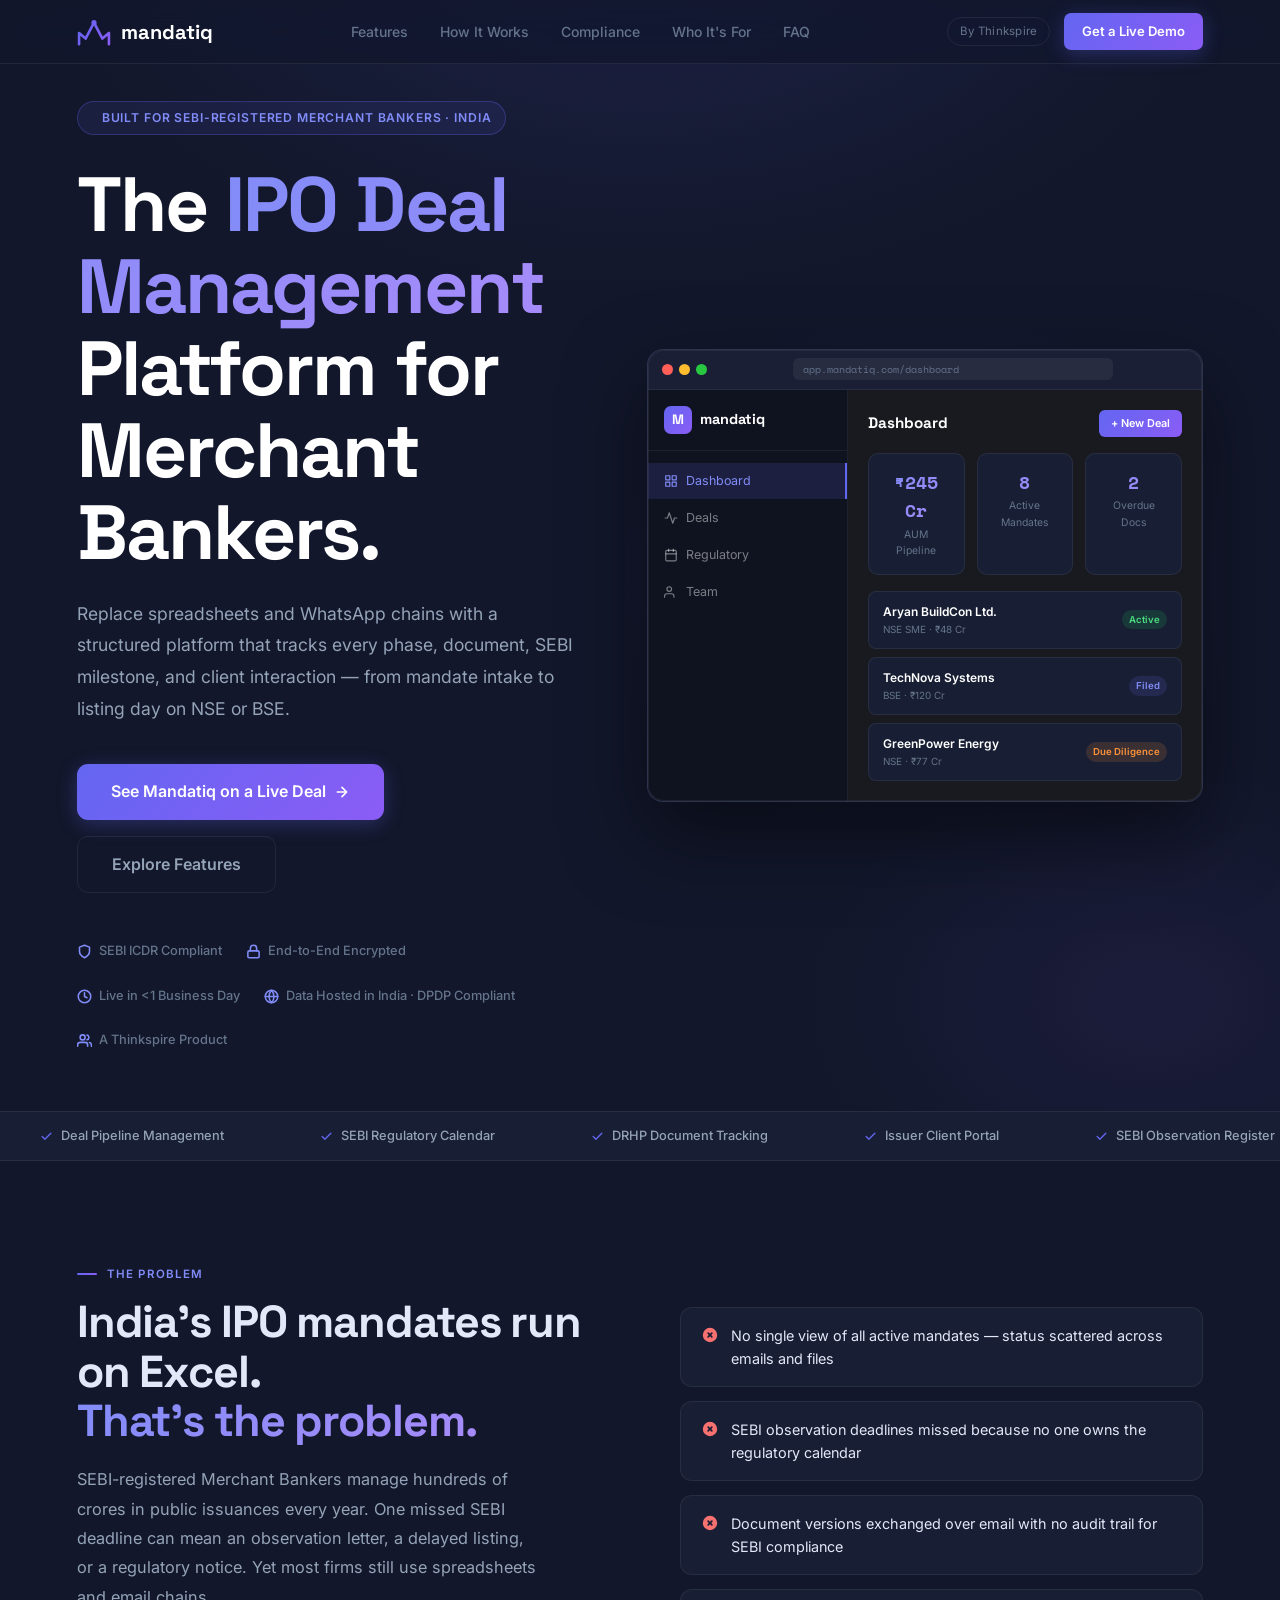
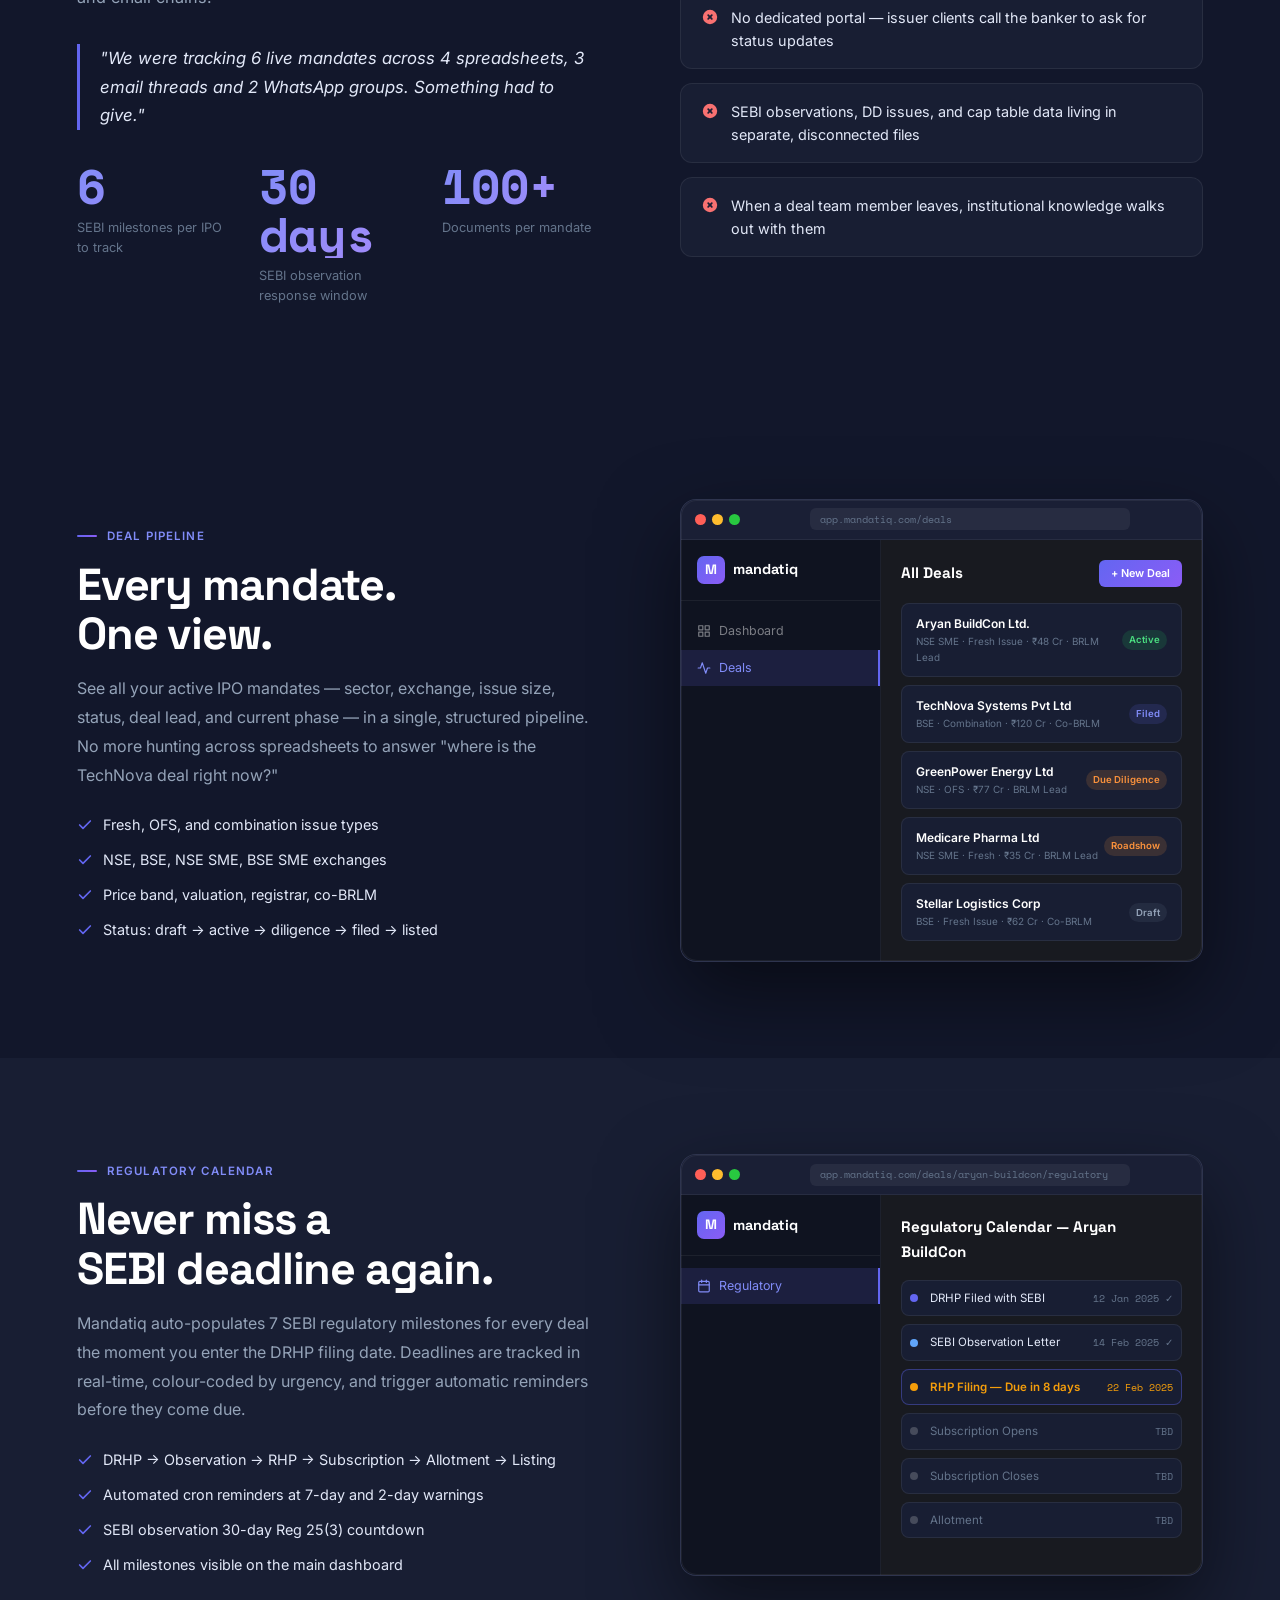
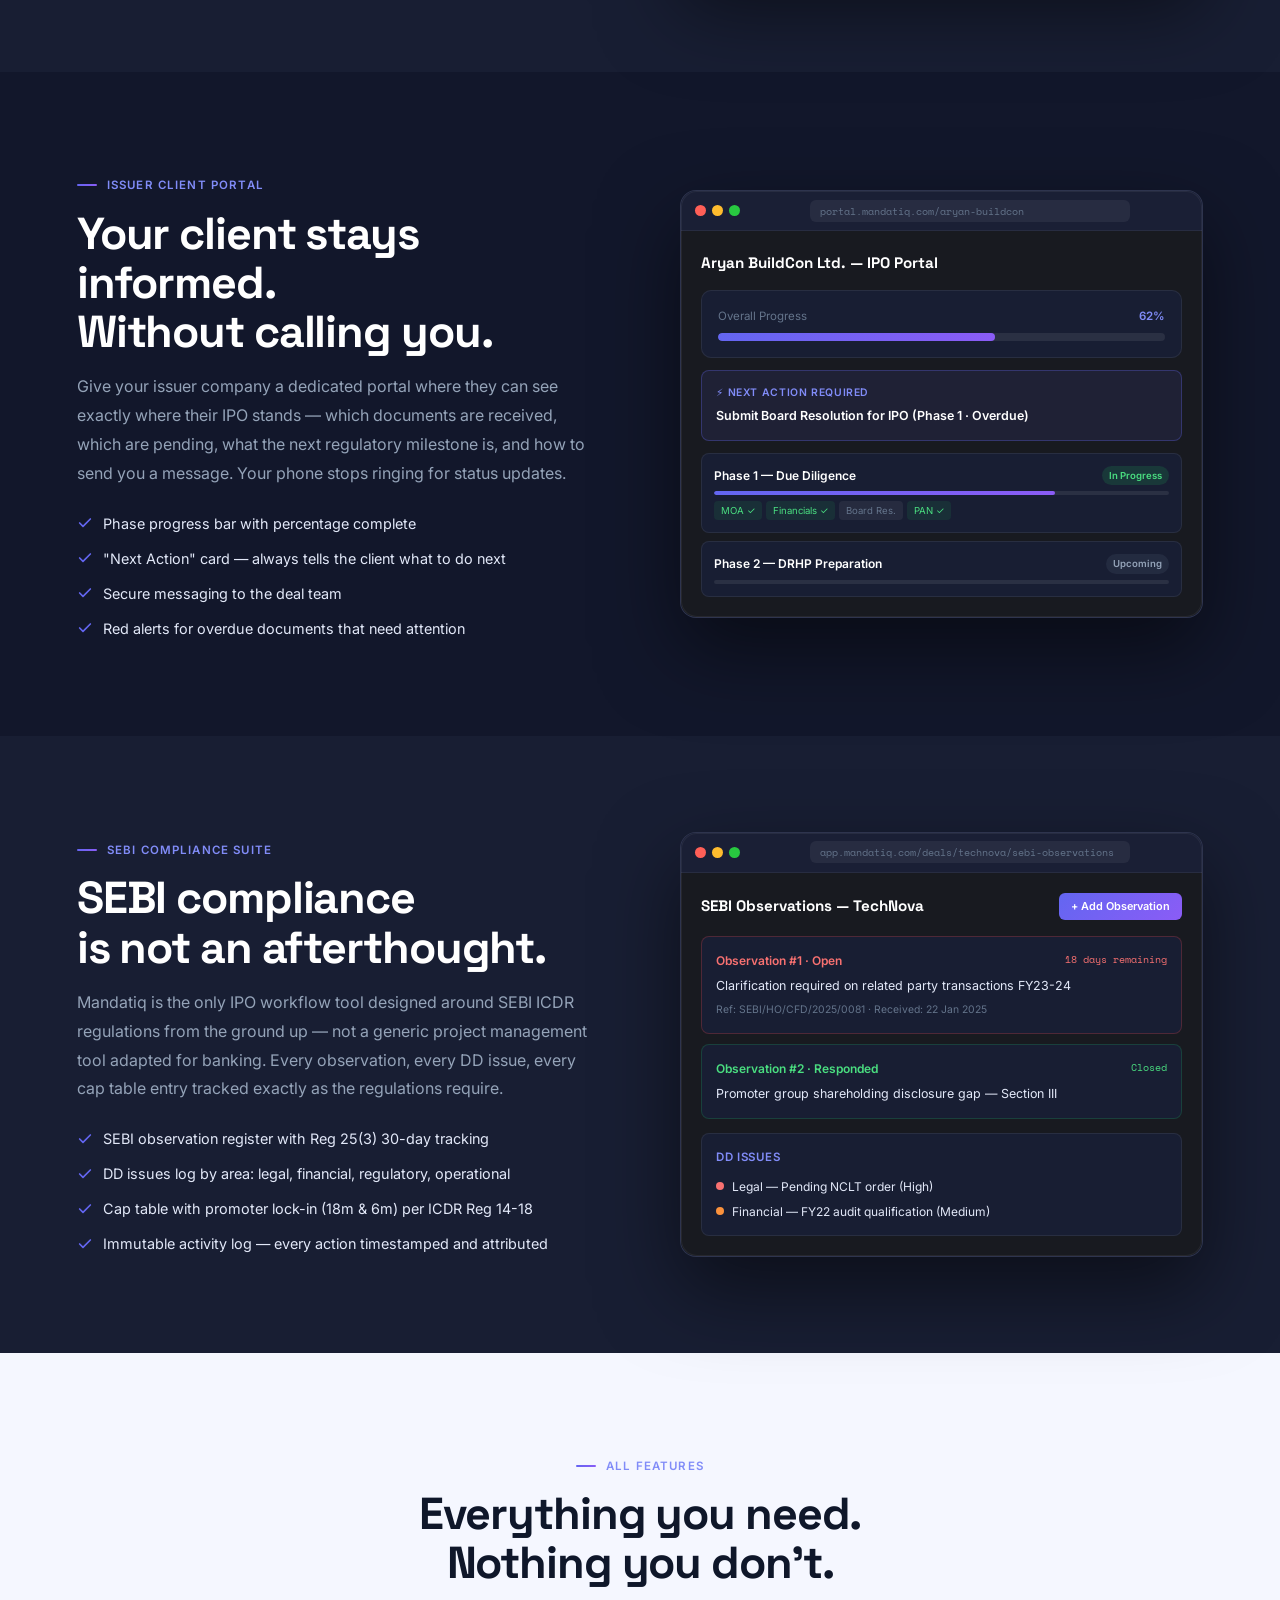
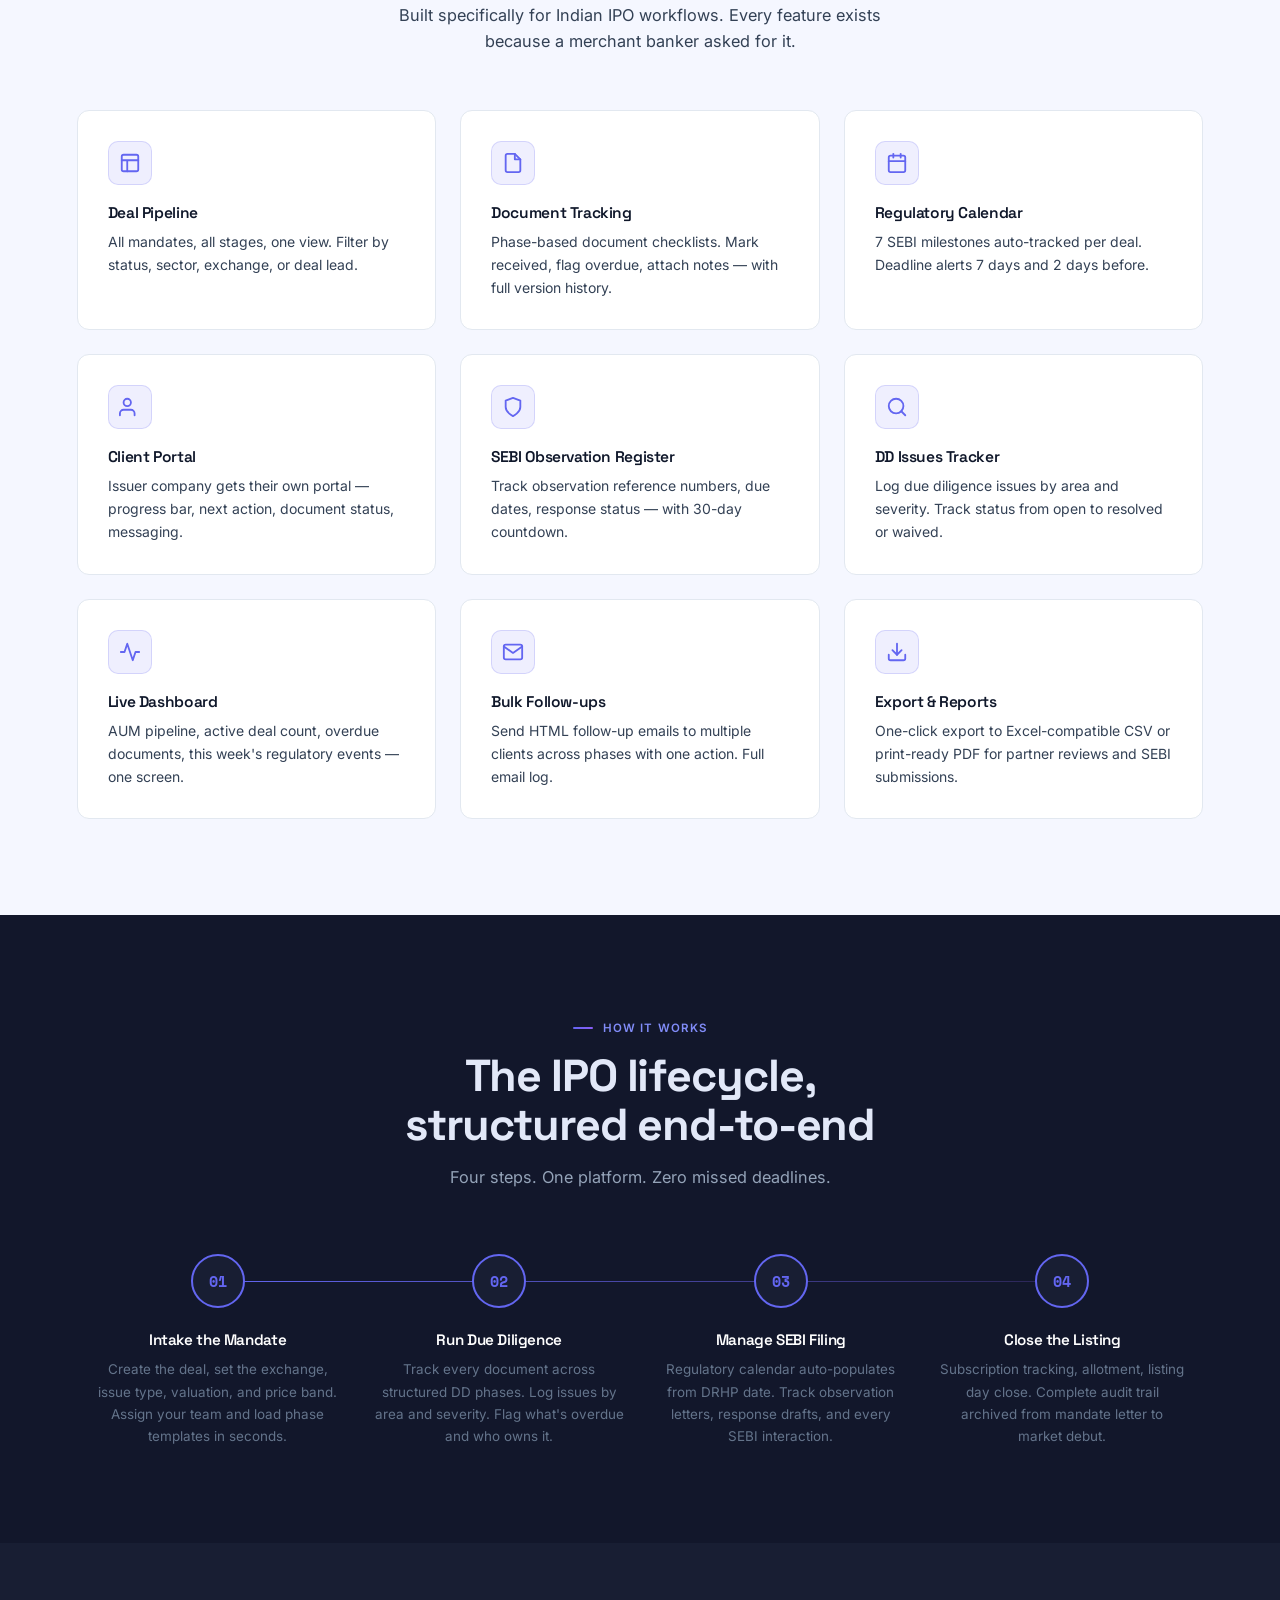
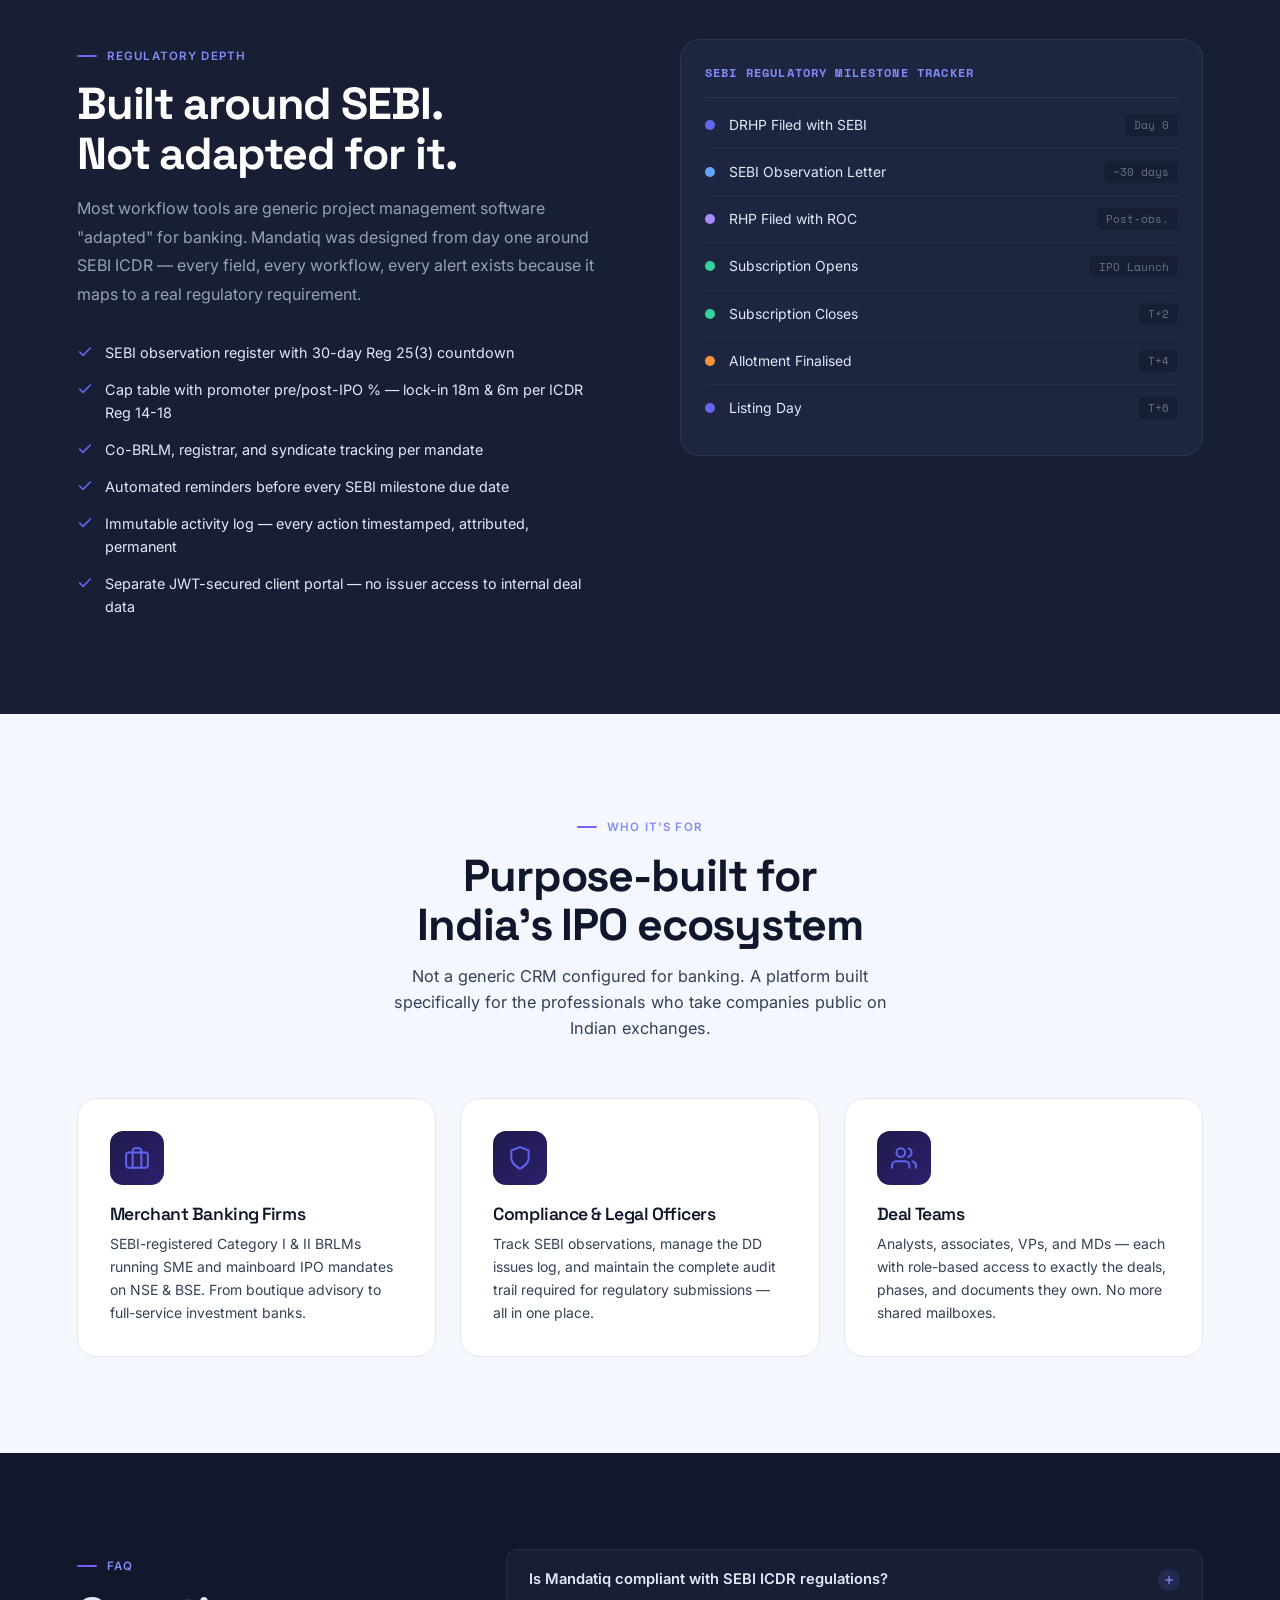
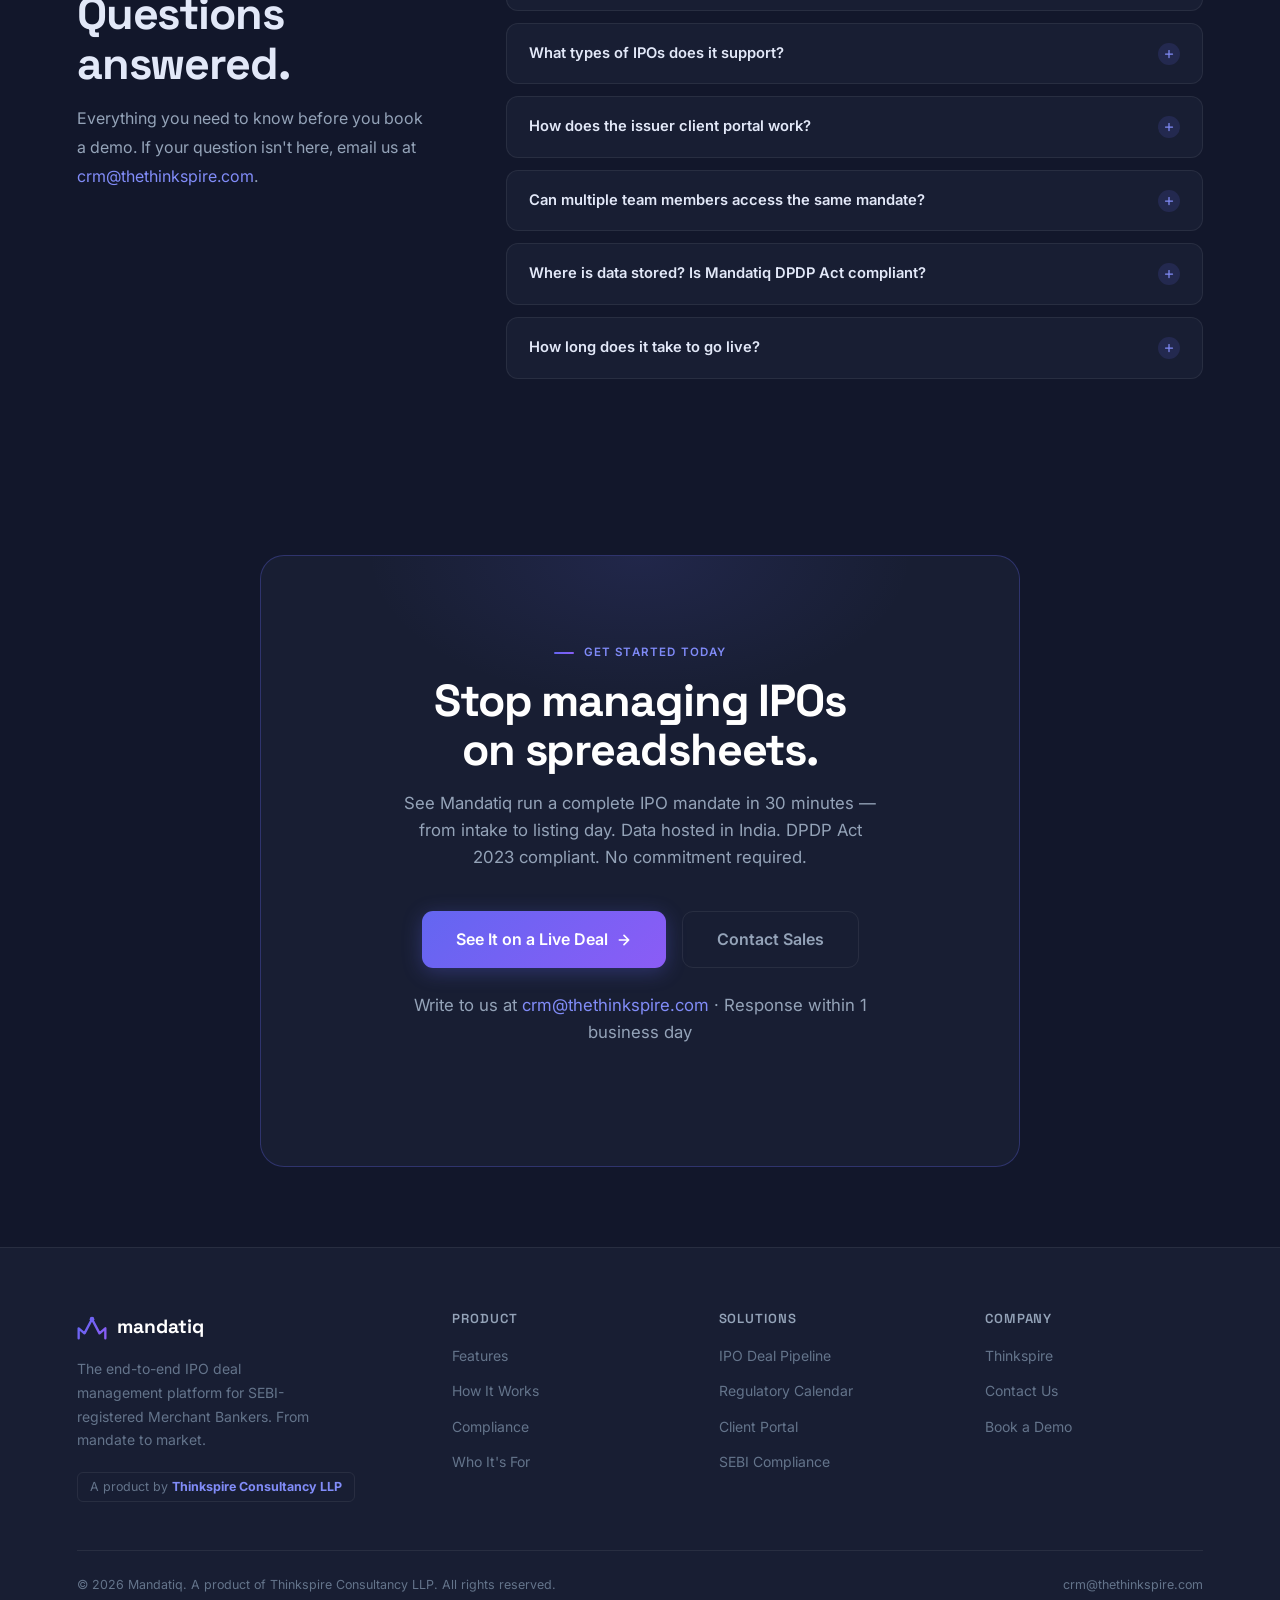
<file: mandatiq/index.html>
<!DOCTYPE html>
<html lang="en">
<head>
  <meta charset="UTF-8">
  <meta name="viewport" content="width=device-width, initial-scale=1.0">

  <!-- ══ PRIMARY SEO ══ -->
  <title>Mandatiq — IPO Deal Management Platform for SEBI Merchant Bankers</title>
  <meta name="description" content="Mandatiq is the end-to-end IPO deal management CRM for SEBI-registered Merchant Bankers. Track mandates, DRHP filings, regulatory milestones, client portals and team workflows — from mandate to market listing.">
  <meta name="keywords" content="merchant banker CRM, IPO deal management software, SEBI compliance software, IPO management platform India, DRHP management, investment banking CRM India, IPO workflow management, merchant banking software, SEBI merchant banker tool, IPO tracking software">
  <link rel="canonical" href="https://mandatiq.thethinkspire.com/">

  <!-- ══ OPEN GRAPH ══ -->
  <meta property="og:type" content="website">
  <meta property="og:url" content="https://mandatiq.thethinkspire.com/">
  <meta property="og:title" content="Mandatiq — IPO Deal Management Platform for SEBI Merchant Bankers">
  <meta property="og:description" content="The end-to-end IPO deal management CRM built for SEBI-registered Merchant Bankers. Replace spreadsheets and email chains with a structured platform — from mandate intake to listing day.">
  <meta property="og:image" content="https://mandatiq.thethinkspire.com/assets/og-image.png">
  <meta property="og:image:width" content="1200">
  <meta property="og:image:height" content="630">
  <meta property="og:site_name" content="Mandatiq">
  <meta property="og:locale" content="en_IN">

  <!-- ══ TWITTER CARD ══ -->
  <meta name="twitter:card" content="summary_large_image">
  <meta name="twitter:title" content="Mandatiq — IPO Deal Management for Merchant Bankers">
  <meta name="twitter:description" content="SEBI-compliant IPO mandate management. Track deals, documents, regulatory milestones and client portals — one platform, from mandate to market.">
  <meta name="twitter:image" content="https://mandatiq.thethinkspire.com/assets/og-image.png">

  <!-- ══ ADDITIONAL META ══ -->
  <meta name="robots" content="index, follow, max-snippet:-1, max-image-preview:large, max-video-preview:-1">
  <meta name="author" content="Thinkspire Consultancy LLP">
  <meta name="geo.region" content="IN">
  <meta name="geo.placename" content="India">
  <meta name="language" content="English">
  <meta name="theme-color" content="#6366F1">

  <!-- ══ FAVICON (inline SVG) ══ -->
  <link rel="icon" href="data:image/svg+xml,<svg xmlns='http://www.w3.org/2000/svg' viewBox='0 0 36 30'><polyline points='2,28 2,16 9,22 18,5 27,22 34,16 34,28' stroke='%236366F1' stroke-width='2.8' stroke-linecap='round' stroke-linejoin='round' fill='none'/><circle cx='18' cy='5' r='2.8' fill='%236366F1'/></svg>">

  <!-- ══ FONTS ══ -->
  <link rel="preconnect" href="https://fonts.googleapis.com">
  <link rel="preconnect" href="https://fonts.gstatic.com" crossorigin>
  <link href="https://fonts.googleapis.com/css2?family=Inter:wght@300;400;500;600;700&family=Space+Grotesk:wght@400;500;600;700;800&family=Space+Mono:wght@400;700&display=swap" rel="stylesheet">

  <!-- ══ STYLES ══ -->
  <link rel="stylesheet" href="css/style.css">

  <!-- ══ STRUCTURED DATA ══ -->
  <script type="application/ld+json">
  {
    "@context": "https://schema.org",
    "@type": "SoftwareApplication",
    "name": "Mandatiq",
    "description": "End-to-end IPO deal management CRM for SEBI-registered Merchant Bankers. Manages mandate lifecycle from DRHP filing to listing day.",
    "applicationCategory": "BusinessApplication",
    "operatingSystem": "Web",
    "url": "https://mandatiq.thethinkspire.com",
    "author": {
      "@type": "Organization",
      "name": "Thinkspire Consultancy LLP",
      "url": "https://thethinkspire.com",
      "email": "crm@thethinkspire.com"
    },
    "offers": {
      "@type": "Offer",
      "priceCurrency": "INR",
      "availability": "https://schema.org/InStock"
    },
    "featureList": [
      "IPO mandate pipeline management",
      "DRHP document tracking",
      "SEBI regulatory calendar",
      "Issuer client portal",
      "SEBI observation register",
      "Due diligence issues tracker",
      "Team role-based access",
      "Bulk follow-up emails",
      "Cap table with lock-in tracking",
      "Export to CSV and PDF"
    ],
    "screenshot": "https://mandatiq.thethinkspire.com/assets/screenshot-dashboard.png",
    "inLanguage": "en-IN",
    "keywords": "IPO deal management, merchant banker CRM, SEBI compliance software, DRHP management"
  }
  </script>
  <script type="application/ld+json">
  {
    "@context": "https://schema.org",
    "@type": "Organization",
    "name": "Thinkspire Consultancy LLP",
    "url": "https://thethinkspire.com",
    "email": "crm@thethinkspire.com",
    "foundingLocation": "India",
    "knowsAbout": ["IPO management", "SEBI compliance", "Merchant banking software", "Capital markets technology"]
  }
  </script>
  <script type="application/ld+json">
  {
    "@context": "https://schema.org",
    "@type": "FAQPage",
    "mainEntity": [
      {"@type": "Question","name": "Is Mandatiq compliant with SEBI ICDR regulations?","acceptedAnswer": {"@type": "Answer","text": "Yes. Mandatiq is built from the ground up around SEBI ICDR regulations — including Reg 14-18 cap table tracking, SEBI observation register with 30-day Reg 25(3) response tracking, and regulatory calendar milestones aligned to SEBI timelines."}},
      {"@type": "Question","name": "What types of IPOs does Mandatiq support?","acceptedAnswer": {"@type": "Answer","text": "Mandatiq supports SME IPOs and mainboard IPOs on NSE and BSE. It handles both Category I and Category II SEBI-registered Merchant Bankers, and supports Co-BRLM and syndicate structures."}},
      {"@type": "Question","name": "How does the issuer client portal work?","acceptedAnswer": {"@type": "Answer","text": "Issuers receive a secure portal link where they can track document status, phase progress, regulatory milestones, and communicate with the deal team — without needing a full user account."}},
      {"@type": "Question","name": "Can multiple team members access the same mandate?","acceptedAnswer": {"@type": "Answer","text": "Yes. Mandatiq supports role-based access — Org Admin, Admin, and Employee roles — with granular deal-level team assignment. Each team member sees only what they need."}},
      {"@type": "Question","name": "Where is data stored? Is Mandatiq DPDP Act compliant?","acceptedAnswer": {"@type": "Answer","text": "All data is stored in India on encrypted cloud infrastructure compliant with the Digital Personal Data Protection (DPDP) Act 2023. Deal data, document metadata, and communications are encrypted at rest and in transit. No deal data is transmitted outside Indian jurisdiction."}},
      {"@type": "Question","name": "How long does onboarding take?","acceptedAnswer": {"@type": "Answer","text": "Most teams are live within one business day. Phase templates, regulatory calendars, and document checklists are pre-configured for standard IPO workflows — you only need to input your deal specifics."}}
    ]
  }
  </script>
</head>
<body>

<!-- ══════════════ NAV ══════════════ -->
<nav id="nav" role="navigation" aria-label="Main navigation">
  <a href="/" class="nav-logo" aria-label="Mandatiq home">
    <svg class="nav-mark" viewBox="0 0 36 30" fill="none" aria-hidden="true">
      <polyline points="2,28 2,16 9,22 18,5 27,22 34,16 34,28"
        stroke="url(#g1)" stroke-width="2.8" stroke-linecap="round" stroke-linejoin="round"/>
      <circle cx="18" cy="5" r="2.8" fill="url(#g1)"/>
      <defs><linearGradient id="g1" x1="2" y1="5" x2="34" y2="28" gradientUnits="userSpaceOnUse">
        <stop offset="0%" stop-color="#6366F1"/><stop offset="100%" stop-color="#8B5CF6"/>
      </linearGradient></defs>
    </svg>
    <span class="nav-word">mandatiq</span>
  </a>
  <ul class="nav-links" role="list">
    <li><a href="#features">Features</a></li>
    <li><a href="#workflow">How It Works</a></li>
    <li><a href="#compliance">Compliance</a></li>
    <li><a href="#who">Who It's For</a></li>
    <li><a href="#faq">FAQ</a></li>
  </ul>
  <div class="nav-r">
    <span class="ts-badge">By Thinkspire</span>
    <a href="mailto:crm@thethinkspire.com?subject=Mandatiq%20Demo%20Request" class="btn btn-pri btn-sm">Get a Live Demo</a>
  </div>
  <button class="hamburger" aria-label="Open menu" aria-expanded="false">
    <span></span><span></span><span></span>
  </button>
</nav>

<!-- Mobile nav -->
<div id="mobile-nav" style="display:none;position:fixed;top:64px;left:0;right:0;z-index:499;
  background:rgba(18,23,43,.98);border-bottom:1px solid rgba(255,255,255,.07);padding:1.5rem 6%">
  <ul style="list-style:none;display:flex;flex-direction:column;gap:1rem;margin-bottom:1.5rem">
    <li><a href="#features" style="color:#94A3B8;font-weight:500">Features</a></li>
    <li><a href="#workflow" style="color:#94A3B8;font-weight:500">How It Works</a></li>
    <li><a href="#compliance" style="color:#94A3B8;font-weight:500">Compliance</a></li>
    <li><a href="#who" style="color:#94A3B8;font-weight:500">Who It's For</a></li>
    <li><a href="#faq" style="color:#94A3B8;font-weight:500">FAQ</a></li>
  </ul>
  <a href="mailto:crm@thethinkspire.com?subject=Mandatiq%20Demo%20Request" class="btn btn-pri" style="width:100%;justify-content:center">Get a Live Demo</a>
</div>

<!-- ══════════════ HERO ══════════════ -->
<main>
<section class="hero grid-bg" aria-label="Hero">
  <div class="hero-glow" aria-hidden="true"></div>
  <div class="hero-inner">
    <div class="hero-text">
      <div class="hero-eyebrow" role="note">
        <span class="dot" aria-hidden="true"></span>
        Built for SEBI-Registered Merchant Bankers · India
      </div>
      <h1 class="hero-h1">
        The <span class="grad-text">IPO Deal Management</span><br>Platform for Merchant Bankers.
      </h1>
      <p class="hero-sub">
        Replace spreadsheets and WhatsApp chains with a structured platform
        that tracks every phase, document, SEBI milestone, and client interaction
        — from mandate intake to listing day on NSE or BSE.
      </p>
      <div class="hero-ctas">
        <a href="mailto:crm@thethinkspire.com?subject=Mandatiq%20Demo%20Request"
           class="btn btn-pri btn-lg" aria-label="See Mandatiq on a live deal">
          See Mandatiq on a Live Deal
          <svg width="16" height="16" viewBox="0 0 24 24" fill="none" stroke="currentColor" stroke-width="2.5" stroke-linecap="round" stroke-linejoin="round" aria-hidden="true"><path d="M5 12h14M12 5l7 7-7 7"/></svg>
        </a>
        <a href="#features" class="btn btn-ghost btn-lg">Explore Features</a>
      </div>
      <div class="hero-trust">
        <div class="trust-item">
          <svg width="15" height="15" viewBox="0 0 24 24" fill="none" stroke="currentColor" stroke-width="2.5" stroke-linecap="round" stroke-linejoin="round" aria-hidden="true"><path d="M12 22s8-4 8-10V5l-8-3-8 3v7c0 6 8 10 8 10z"/></svg>
          SEBI ICDR Compliant
        </div>
        <div class="trust-item">
          <svg width="15" height="15" viewBox="0 0 24 24" fill="none" stroke="currentColor" stroke-width="2.5" stroke-linecap="round" stroke-linejoin="round" aria-hidden="true"><rect x="3" y="11" width="18" height="11" rx="2" ry="2"/><path d="M7 11V7a5 5 0 0 1 10 0v4"/></svg>
          End-to-End Encrypted
        </div>
        <div class="trust-item">
          <svg width="15" height="15" viewBox="0 0 24 24" fill="none" stroke="currentColor" stroke-width="2.5" stroke-linecap="round" stroke-linejoin="round" aria-hidden="true"><circle cx="12" cy="12" r="10"/><polyline points="12 6 12 12 16 14"/></svg>
          Live in &lt;1 Business Day
        </div>
        <div class="trust-item">
          <svg width="15" height="15" viewBox="0 0 24 24" fill="none" stroke="currentColor" stroke-width="2.5" stroke-linecap="round" stroke-linejoin="round" aria-hidden="true"><circle cx="12" cy="12" r="10"/><line x1="2" y1="12" x2="22" y2="12"/><path d="M12 2a15.3 15.3 0 0 1 4 10 15.3 15.3 0 0 1-4 10 15.3 15.3 0 0 1-4-10 15.3 15.3 0 0 1 4-10z"/></svg>
          Data Hosted in India · DPDP Compliant
        </div>
        <div class="trust-item">
          <svg width="15" height="15" viewBox="0 0 24 24" fill="none" stroke="currentColor" stroke-width="2.5" stroke-linecap="round" stroke-linejoin="round" aria-hidden="true"><path d="M17 21v-2a4 4 0 0 0-4-4H5a4 4 0 0 0-4 4v2"/><circle cx="9" cy="7" r="4"/><path d="M23 21v-2a4 4 0 0 0-3-3.87M16 3.13a4 4 0 0 1 0 7.75"/></svg>
          A Thinkspire Product
        </div>
      </div>
    </div>

    <!-- ── HERO SCREENSHOT: Dashboard ── -->
    <div class="hero-visual fu" aria-label="Mandatiq dashboard preview">
      <div class="ss-wrap">
        <div class="ss-chrome">
          <div class="ss-dots"><span></span><span></span><span></span></div>
          <div class="ss-urlbar">app.mandatiq.com/dashboard</div>
        </div>
        <div class="ss-body">
          <aside class="ss-sidebar">
            <div class="ss-s-logo">
              <div class="ss-s-m">M</div>
              <span class="ss-s-name">mandatiq</span>
            </div>
            <div class="ss-nav-item active">
              <svg viewBox="0 0 24 24" fill="none" stroke="currentColor" stroke-width="2" stroke-linecap="round" stroke-linejoin="round"><rect x="3" y="3" width="7" height="7"/><rect x="14" y="3" width="7" height="7"/><rect x="14" y="14" width="7" height="7"/><rect x="3" y="14" width="7" height="7"/></svg>Dashboard
            </div>
            <div class="ss-nav-item">
              <svg viewBox="0 0 24 24" fill="none" stroke="currentColor" stroke-width="2" stroke-linecap="round" stroke-linejoin="round"><path d="M22 12h-4l-3 9L9 3l-3 9H2"/></svg>Deals
            </div>
            <div class="ss-nav-item">
              <svg viewBox="0 0 24 24" fill="none" stroke="currentColor" stroke-width="2" stroke-linecap="round" stroke-linejoin="round"><rect x="3" y="4" width="18" height="18" rx="2"/><line x1="16" y1="2" x2="16" y2="6"/><line x1="8" y1="2" x2="8" y2="6"/><line x1="3" y1="10" x2="21" y2="10"/></svg>Regulatory
            </div>
            <div class="ss-nav-item">
              <svg viewBox="0 0 24 24" fill="none" stroke="currentColor" stroke-width="2" stroke-linecap="round" stroke-linejoin="round"><path d="M17 21v-2a4 4 0 0 0-4-4H5a4 4 0 0 0-4 4v2"/><circle cx="9" cy="7" r="4"/></svg>Team
            </div>
          </aside>
          <main class="ss-main">
            <div class="ss-topbar">
              <span class="ss-page-title">Dashboard</span>
              <span class="ss-btn-sm">+ New Deal</span>
            </div>
            <div class="ss-stats">
              <div class="ss-stat"><div class="ss-stat-val">₹245 Cr</div><div class="ss-stat-lbl">AUM Pipeline</div></div>
              <div class="ss-stat"><div class="ss-stat-val">8</div><div class="ss-stat-lbl">Active Mandates</div></div>
              <div class="ss-stat"><div class="ss-stat-val">2</div><div class="ss-stat-lbl">Overdue Docs</div></div>
            </div>
            <div class="ss-deals">
              <div class="ss-deal">
                <div><div class="ss-deal-name">Aryan BuildCon Ltd.</div><div class="ss-deal-sub">NSE SME · ₹48 Cr</div></div>
                <span class="ss-badge badge-active">Active</span>
              </div>
              <div class="ss-deal">
                <div><div class="ss-deal-name">TechNova Systems</div><div class="ss-deal-sub">BSE · ₹120 Cr</div></div>
                <span class="ss-badge badge-filed">Filed</span>
              </div>
              <div class="ss-deal">
                <div><div class="ss-deal-name">GreenPower Energy</div><div class="ss-deal-sub">NSE · ₹77 Cr</div></div>
                <span class="ss-badge badge-diligence">Due Diligence</span>
              </div>
            </div>
          </main>
        </div>
      </div>
    </div>
  </div>
</section>

<!-- ══ TICKER ══ -->
<div class="ticker" aria-hidden="true">
  <div class="ticker-inner">
    <!-- duplicated for seamless loop -->
    <span class="ticker-item"><svg width="13" height="13" viewBox="0 0 24 24" fill="none" stroke="currentColor" stroke-width="2.5" stroke-linecap="round" stroke-linejoin="round"><polyline points="20 6 9 17 4 12"/></svg>Deal Pipeline Management</span>
    <span class="ticker-sep"></span>
    <span class="ticker-item"><svg width="13" height="13" viewBox="0 0 24 24" fill="none" stroke="currentColor" stroke-width="2.5" stroke-linecap="round" stroke-linejoin="round"><polyline points="20 6 9 17 4 12"/></svg>SEBI Regulatory Calendar</span>
    <span class="ticker-sep"></span>
    <span class="ticker-item"><svg width="13" height="13" viewBox="0 0 24 24" fill="none" stroke="currentColor" stroke-width="2.5" stroke-linecap="round" stroke-linejoin="round"><polyline points="20 6 9 17 4 12"/></svg>DRHP Document Tracking</span>
    <span class="ticker-sep"></span>
    <span class="ticker-item"><svg width="13" height="13" viewBox="0 0 24 24" fill="none" stroke="currentColor" stroke-width="2.5" stroke-linecap="round" stroke-linejoin="round"><polyline points="20 6 9 17 4 12"/></svg>Issuer Client Portal</span>
    <span class="ticker-sep"></span>
    <span class="ticker-item"><svg width="13" height="13" viewBox="0 0 24 24" fill="none" stroke="currentColor" stroke-width="2.5" stroke-linecap="round" stroke-linejoin="round"><polyline points="20 6 9 17 4 12"/></svg>SEBI Observation Register</span>
    <span class="ticker-sep"></span>
    <span class="ticker-item"><svg width="13" height="13" viewBox="0 0 24 24" fill="none" stroke="currentColor" stroke-width="2.5" stroke-linecap="round" stroke-linejoin="round"><polyline points="20 6 9 17 4 12"/></svg>Due Diligence Issues Tracker</span>
    <span class="ticker-sep"></span>
    <span class="ticker-item"><svg width="13" height="13" viewBox="0 0 24 24" fill="none" stroke="currentColor" stroke-width="2.5" stroke-linecap="round" stroke-linejoin="round"><polyline points="20 6 9 17 4 12"/></svg>Cap Table &amp; Lock-in Tracking</span>
    <span class="ticker-sep"></span>
    <span class="ticker-item"><svg width="13" height="13" viewBox="0 0 24 24" fill="none" stroke="currentColor" stroke-width="2.5" stroke-linecap="round" stroke-linejoin="round"><polyline points="20 6 9 17 4 12"/></svg>Team Role-Based Access</span>
    <span class="ticker-sep"></span>
    <!-- duplicate -->
    <span class="ticker-item"><svg width="13" height="13" viewBox="0 0 24 24" fill="none" stroke="currentColor" stroke-width="2.5" stroke-linecap="round" stroke-linejoin="round"><polyline points="20 6 9 17 4 12"/></svg>Deal Pipeline Management</span>
    <span class="ticker-sep"></span>
    <span class="ticker-item"><svg width="13" height="13" viewBox="0 0 24 24" fill="none" stroke="currentColor" stroke-width="2.5" stroke-linecap="round" stroke-linejoin="round"><polyline points="20 6 9 17 4 12"/></svg>SEBI Regulatory Calendar</span>
    <span class="ticker-sep"></span>
    <span class="ticker-item"><svg width="13" height="13" viewBox="0 0 24 24" fill="none" stroke="currentColor" stroke-width="2.5" stroke-linecap="round" stroke-linejoin="round"><polyline points="20 6 9 17 4 12"/></svg>DRHP Document Tracking</span>
    <span class="ticker-sep"></span>
    <span class="ticker-item"><svg width="13" height="13" viewBox="0 0 24 24" fill="none" stroke="currentColor" stroke-width="2.5" stroke-linecap="round" stroke-linejoin="round"><polyline points="20 6 9 17 4 12"/></svg>Issuer Client Portal</span>
    <span class="ticker-sep"></span>
    <span class="ticker-item"><svg width="13" height="13" viewBox="0 0 24 24" fill="none" stroke="currentColor" stroke-width="2.5" stroke-linecap="round" stroke-linejoin="round"><polyline points="20 6 9 17 4 12"/></svg>SEBI Observation Register</span>
    <span class="ticker-sep"></span>
    <span class="ticker-item"><svg width="13" height="13" viewBox="0 0 24 24" fill="none" stroke="currentColor" stroke-width="2.5" stroke-linecap="round" stroke-linejoin="round"><polyline points="20 6 9 17 4 12"/></svg>Due Diligence Issues Tracker</span>
    <span class="ticker-sep"></span>
    <span class="ticker-item"><svg width="13" height="13" viewBox="0 0 24 24" fill="none" stroke="currentColor" stroke-width="2.5" stroke-linecap="round" stroke-linejoin="round"><polyline points="20 6 9 17 4 12"/></svg>Cap Table &amp; Lock-in Tracking</span>
    <span class="ticker-sep"></span>
    <span class="ticker-item"><svg width="13" height="13" viewBox="0 0 24 24" fill="none" stroke="currentColor" stroke-width="2.5" stroke-linecap="round" stroke-linejoin="round"><polyline points="20 6 9 17 4 12"/></svg>Team Role-Based Access</span>
  </div>
</div>

<!-- ══ PAIN SECTION ══ -->
<section class="pain sec" aria-labelledby="pain-h2">
  <div class="mx">
    <div class="pain-grid">
      <div class="fu">
        <span class="sec-label">The Problem</span>
        <h2 id="pain-h2">India's IPO mandates run on Excel.<br><span class="grad-text">That's the problem.</span></h2>
        <p style="color:var(--muted2);font-size:1.02rem;margin:1.25rem 0 2rem;max-width:460px;line-height:1.8">
          SEBI-registered Merchant Bankers manage hundreds of crores in public issuances every year.
          One missed SEBI deadline can mean an observation letter, a delayed listing,
          or a regulatory notice. Yet most firms still use spreadsheets and email chains.
        </p>
        <blockquote class="pain-quote">"We were tracking 6 live mandates across 4 spreadsheets, 3 email threads and 2 WhatsApp groups. Something had to give."</blockquote>
        <div class="pain-stats" style="display:grid;grid-template-columns:repeat(3,1fr);gap:1.5rem">
          <div><div class="pain-stat" data-count="7" data-suffix="" aria-label="7 SEBI milestones">7</div><div style="font-size:.8rem;color:var(--muted)">SEBI milestones per IPO to track</div></div>
          <div><div class="pain-stat" data-count="30" data-suffix=" days" aria-label="30 day response window">30 days</div><div style="font-size:.8rem;color:var(--muted)">SEBI observation response window</div></div>
          <div><div class="pain-stat" data-count="100" data-suffix="+" aria-label="100+ documents">100+</div><div style="font-size:.8rem;color:var(--muted)">Documents per mandate</div></div>
        </div>
      </div>
      <ul class="pain-items fu" aria-label="Problems Mandatiq solves">
        <li class="pain-item">
          <svg class="x-icon" viewBox="0 0 20 20" fill="currentColor" aria-hidden="true"><path fill-rule="evenodd" d="M10 18a8 8 0 100-16 8 8 0 000 16zM8.707 7.293a1 1 0 00-1.414 1.414L8.586 10l-1.293 1.293a1 1 0 101.414 1.414L10 11.414l1.293 1.293a1 1 0 001.414-1.414L11.414 10l1.293-1.293a1 1 0 00-1.414-1.414L10 8.586 8.707 7.293z" clip-rule="evenodd"/></svg>
          No single view of all active mandates — status scattered across emails and files
        </li>
        <li class="pain-item">
          <svg class="x-icon" viewBox="0 0 20 20" fill="currentColor" aria-hidden="true"><path fill-rule="evenodd" d="M10 18a8 8 0 100-16 8 8 0 000 16zM8.707 7.293a1 1 0 00-1.414 1.414L8.586 10l-1.293 1.293a1 1 0 101.414 1.414L10 11.414l1.293 1.293a1 1 0 001.414-1.414L11.414 10l1.293-1.293a1 1 0 00-1.414-1.414L10 8.586 8.707 7.293z" clip-rule="evenodd"/></svg>
          SEBI observation deadlines missed because no one owns the regulatory calendar
        </li>
        <li class="pain-item">
          <svg class="x-icon" viewBox="0 0 20 20" fill="currentColor" aria-hidden="true"><path fill-rule="evenodd" d="M10 18a8 8 0 100-16 8 8 0 000 16zM8.707 7.293a1 1 0 00-1.414 1.414L8.586 10l-1.293 1.293a1 1 0 101.414 1.414L10 11.414l1.293 1.293a1 1 0 001.414-1.414L11.414 10l1.293-1.293a1 1 0 00-1.414-1.414L10 8.586 8.707 7.293z" clip-rule="evenodd"/></svg>
          Document versions exchanged over email with no audit trail for SEBI compliance
        </li>
        <li class="pain-item">
          <svg class="x-icon" viewBox="0 0 20 20" fill="currentColor" aria-hidden="true"><path fill-rule="evenodd" d="M10 18a8 8 0 100-16 8 8 0 000 16zM8.707 7.293a1 1 0 00-1.414 1.414L8.586 10l-1.293 1.293a1 1 0 101.414 1.414L10 11.414l1.293 1.293a1 1 0 001.414-1.414L11.414 10l1.293-1.293a1 1 0 00-1.414-1.414L10 8.586 8.707 7.293z" clip-rule="evenodd"/></svg>
          No dedicated portal — issuer clients call the banker to ask for status updates
        </li>
        <li class="pain-item">
          <svg class="x-icon" viewBox="0 0 20 20" fill="currentColor" aria-hidden="true"><path fill-rule="evenodd" d="M10 18a8 8 0 100-16 8 8 0 000 16zM8.707 7.293a1 1 0 00-1.414 1.414L8.586 10l-1.293 1.293a1 1 0 101.414 1.414L10 11.414l1.293 1.293a1 1 0 001.414-1.414L11.414 10l1.293-1.293a1 1 0 00-1.414-1.414L10 8.586 8.707 7.293z" clip-rule="evenodd"/></svg>
          SEBI observations, DD issues, and cap table data living in separate, disconnected files
        </li>
        <li class="pain-item">
          <svg class="x-icon" viewBox="0 0 20 20" fill="currentColor" aria-hidden="true"><path fill-rule="evenodd" d="M10 18a8 8 0 100-16 8 8 0 000 16zM8.707 7.293a1 1 0 00-1.414 1.414L8.586 10l-1.293 1.293a1 1 0 101.414 1.414L10 11.414l1.293 1.293a1 1 0 001.414-1.414L11.414 10l1.293-1.293a1 1 0 00-1.414-1.414L10 8.586 8.707 7.293z" clip-rule="evenodd"/></svg>
          When a deal team member leaves, institutional knowledge walks out with them
        </li>
      </ul>
    </div>
  </div>
</section>

<!-- ══ FEATURE SHOWCASE 1: Deal Pipeline ══ -->
<section class="feat-show sec" id="features" aria-labelledby="fs1-h2">
  <div class="mx">
    <div class="fs-grid">
      <div class="fs-text fu">
        <span class="sec-label">Deal Pipeline</span>
        <h2 id="fs1-h2">Every mandate.<br>One view.</h2>
        <p>See all your active IPO mandates — sector, exchange, issue size, status, deal lead, and current phase — in a single, structured pipeline. No more hunting across spreadsheets to answer "where is the TechNova deal right now?"</p>
        <div class="fs-points">
          <div class="fs-point"><svg viewBox="0 0 24 24" fill="none" stroke="currentColor" stroke-width="2.5" stroke-linecap="round" stroke-linejoin="round"><polyline points="20 6 9 17 4 12"/></svg>Fresh, OFS, and combination issue types</div>
          <div class="fs-point"><svg viewBox="0 0 24 24" fill="none" stroke="currentColor" stroke-width="2.5" stroke-linecap="round" stroke-linejoin="round"><polyline points="20 6 9 17 4 12"/></svg>NSE, BSE, NSE SME, BSE SME exchanges</div>
          <div class="fs-point"><svg viewBox="0 0 24 24" fill="none" stroke="currentColor" stroke-width="2.5" stroke-linecap="round" stroke-linejoin="round"><polyline points="20 6 9 17 4 12"/></svg>Price band, valuation, registrar, co-BRLM</div>
          <div class="fs-point"><svg viewBox="0 0 24 24" fill="none" stroke="currentColor" stroke-width="2.5" stroke-linecap="round" stroke-linejoin="round"><polyline points="20 6 9 17 4 12"/></svg>Status: draft → active → diligence → filed → listed</div>
        </div>
      </div>
      <!-- Screenshot: Deal list -->
      <div class="fu fu-d1">
        <div class="ss-wrap">
          <div class="ss-chrome">
            <div class="ss-dots"><span></span><span></span><span></span></div>
            <div class="ss-urlbar">app.mandatiq.com/deals</div>
          </div>
          <div class="ss-body">
            <aside class="ss-sidebar">
              <div class="ss-s-logo"><div class="ss-s-m">M</div><span class="ss-s-name">mandatiq</span></div>
              <div class="ss-nav-item"><svg viewBox="0 0 24 24" fill="none" stroke="currentColor" stroke-width="2" stroke-linecap="round" stroke-linejoin="round"><rect x="3" y="3" width="7" height="7"/><rect x="14" y="3" width="7" height="7"/><rect x="14" y="14" width="7" height="7"/><rect x="3" y="14" width="7" height="7"/></svg>Dashboard</div>
              <div class="ss-nav-item active"><svg viewBox="0 0 24 24" fill="none" stroke="currentColor" stroke-width="2" stroke-linecap="round" stroke-linejoin="round"><path d="M22 12h-4l-3 9L9 3l-3 9H2"/></svg>Deals</div>
            </aside>
            <main class="ss-main">
              <div class="ss-topbar">
                <span class="ss-page-title">All Deals</span>
                <span class="ss-btn-sm">+ New Deal</span>
              </div>
              <div class="ss-deals">
                <div class="ss-deal"><div><div class="ss-deal-name">Aryan BuildCon Ltd.</div><div class="ss-deal-sub">NSE SME · Fresh Issue · ₹48 Cr · BRLM Lead</div></div><span class="ss-badge badge-active">Active</span></div>
                <div class="ss-deal"><div><div class="ss-deal-name">TechNova Systems Pvt Ltd</div><div class="ss-deal-sub">BSE · Combination · ₹120 Cr · Co-BRLM</div></div><span class="ss-badge badge-filed">Filed</span></div>
                <div class="ss-deal"><div><div class="ss-deal-name">GreenPower Energy Ltd</div><div class="ss-deal-sub">NSE · OFS · ₹77 Cr · BRLM Lead</div></div><span class="ss-badge badge-diligence">Due Diligence</span></div>
                <div class="ss-deal"><div><div class="ss-deal-name">Medicare Pharma Ltd</div><div class="ss-deal-sub">NSE SME · Fresh · ₹35 Cr · BRLM Lead</div></div><span class="ss-badge" style="background:rgba(251,146,60,.15);color:#FB923C">Roadshow</span></div>
                <div class="ss-deal"><div><div class="ss-deal-name">Stellar Logistics Corp</div><div class="ss-deal-sub">BSE · Fresh Issue · ₹62 Cr · Co-BRLM</div></div><span class="ss-badge" style="background:rgba(100,116,139,.15);color:#94A3B8">Draft</span></div>
              </div>
            </main>
          </div>
        </div>
      </div>
    </div>
  </div>
</section>

<!-- ══ FEATURE SHOWCASE 2: Regulatory Calendar ══ -->
<section class="feat-show alt sec" aria-labelledby="fs2-h2">
  <div class="mx">
    <div class="fs-grid rev">
      <!-- Screenshot: Regulatory Calendar -->
      <div class="fu">
        <div class="ss-wrap">
          <div class="ss-chrome">
            <div class="ss-dots"><span></span><span></span><span></span></div>
            <div class="ss-urlbar">app.mandatiq.com/deals/aryan-buildcon/regulatory</div>
          </div>
          <div class="ss-body">
            <aside class="ss-sidebar">
              <div class="ss-s-logo"><div class="ss-s-m">M</div><span class="ss-s-name">mandatiq</span></div>
              <div class="ss-nav-item active"><svg viewBox="0 0 24 24" fill="none" stroke="currentColor" stroke-width="2" stroke-linecap="round" stroke-linejoin="round"><rect x="3" y="4" width="18" height="18" rx="2"/><line x1="16" y1="2" x2="16" y2="6"/><line x1="8" y1="2" x2="8" y2="6"/><line x1="3" y1="10" x2="21" y2="10"/></svg>Regulatory</div>
            </aside>
            <main class="ss-main">
              <div class="ss-topbar"><span class="ss-page-title">Regulatory Calendar — Aryan BuildCon</span></div>
              <div class="ss-cal">
                <div class="ss-cal-row"><div class="ss-cal-dot" style="background:#6366F1"></div><span class="ss-cal-name">DRHP Filed with SEBI</span><span class="ss-cal-date">12 Jan 2025 ✓</span></div>
                <div class="ss-cal-row"><div class="ss-cal-dot" style="background:#60A5FA"></div><span class="ss-cal-name">SEBI Observation Letter</span><span class="ss-cal-date">14 Feb 2025 ✓</span></div>
                <div class="ss-cal-row" style="border:1px solid rgba(99,102,241,.4);border-radius:8px"><div class="ss-cal-dot" style="background:#F59E0B"></div><span class="ss-cal-name" style="color:#F59E0B;font-weight:600">RHP Filing — Due in 8 days</span><span class="ss-cal-date" style="color:#F59E0B">22 Feb 2025</span></div>
                <div class="ss-cal-row"><div class="ss-cal-dot" style="background:rgba(255,255,255,.2)"></div><span class="ss-cal-name" style="color:var(--muted)">Subscription Opens</span><span class="ss-cal-date" style="color:var(--muted)">TBD</span></div>
                <div class="ss-cal-row"><div class="ss-cal-dot" style="background:rgba(255,255,255,.2)"></div><span class="ss-cal-name" style="color:var(--muted)">Subscription Closes</span><span class="ss-cal-date" style="color:var(--muted)">TBD</span></div>
                <div class="ss-cal-row"><div class="ss-cal-dot" style="background:rgba(255,255,255,.2)"></div><span class="ss-cal-name" style="color:var(--muted)">Allotment</span><span class="ss-cal-date" style="color:var(--muted)">TBD</span></div>
              </div>
            </main>
          </div>
        </div>
      </div>
      <div class="fs-text fu fu-d1">
        <span class="sec-label">Regulatory Calendar</span>
        <h2 id="fs2-h2">Never miss a<br>SEBI deadline again.</h2>
        <p>Mandatiq auto-populates 7 SEBI regulatory milestones for every deal the moment you enter the DRHP filing date. Deadlines are tracked in real-time, colour-coded by urgency, and trigger automatic reminders before they come due.</p>
        <div class="fs-points">
          <div class="fs-point"><svg viewBox="0 0 24 24" fill="none" stroke="currentColor" stroke-width="2.5" stroke-linecap="round" stroke-linejoin="round"><polyline points="20 6 9 17 4 12"/></svg>DRHP → Observation → RHP → Subscription → Allotment → Listing</div>
          <div class="fs-point"><svg viewBox="0 0 24 24" fill="none" stroke="currentColor" stroke-width="2.5" stroke-linecap="round" stroke-linejoin="round"><polyline points="20 6 9 17 4 12"/></svg>Automated cron reminders at 7-day and 2-day warnings</div>
          <div class="fs-point"><svg viewBox="0 0 24 24" fill="none" stroke="currentColor" stroke-width="2.5" stroke-linecap="round" stroke-linejoin="round"><polyline points="20 6 9 17 4 12"/></svg>SEBI observation 30-day Reg 25(3) countdown</div>
          <div class="fs-point"><svg viewBox="0 0 24 24" fill="none" stroke="currentColor" stroke-width="2.5" stroke-linecap="round" stroke-linejoin="round"><polyline points="20 6 9 17 4 12"/></svg>All milestones visible on the main dashboard</div>
        </div>
      </div>
    </div>
  </div>
</section>

<!-- ══ FEATURE SHOWCASE 3: Client Portal ══ -->
<section class="feat-show sec" aria-labelledby="fs3-h2">
  <div class="mx">
    <div class="fs-grid">
      <div class="fs-text fu">
        <span class="sec-label">Issuer Client Portal</span>
        <h2 id="fs3-h2">Your client stays informed.<br>Without calling you.</h2>
        <p>Give your issuer company a dedicated portal where they can see exactly where their IPO stands — which documents are received, which are pending, what the next regulatory milestone is, and how to send you a message. Your phone stops ringing for status updates.</p>
        <div class="fs-points">
          <div class="fs-point"><svg viewBox="0 0 24 24" fill="none" stroke="currentColor" stroke-width="2.5" stroke-linecap="round" stroke-linejoin="round"><polyline points="20 6 9 17 4 12"/></svg>Phase progress bar with percentage complete</div>
          <div class="fs-point"><svg viewBox="0 0 24 24" fill="none" stroke="currentColor" stroke-width="2.5" stroke-linecap="round" stroke-linejoin="round"><polyline points="20 6 9 17 4 12"/></svg>"Next Action" card — always tells the client what to do next</div>
          <div class="fs-point"><svg viewBox="0 0 24 24" fill="none" stroke="currentColor" stroke-width="2.5" stroke-linecap="round" stroke-linejoin="round"><polyline points="20 6 9 17 4 12"/></svg>Secure messaging to the deal team</div>
          <div class="fs-point"><svg viewBox="0 0 24 24" fill="none" stroke="currentColor" stroke-width="2.5" stroke-linecap="round" stroke-linejoin="round"><polyline points="20 6 9 17 4 12"/></svg>Red alerts for overdue documents that need attention</div>
        </div>
      </div>
      <!-- Screenshot: Client Portal -->
      <div class="fu fu-d1">
        <div class="ss-wrap">
          <div class="ss-chrome">
            <div class="ss-dots"><span></span><span></span><span></span></div>
            <div class="ss-urlbar">portal.mandatiq.com/aryan-buildcon</div>
          </div>
          <div class="ss-body" style="grid-template-columns:1fr">
            <main class="ss-main" style="padding:1.25rem">
              <div class="ss-topbar" style="margin-bottom:.875rem">
                <span class="ss-page-title">Aryan BuildCon Ltd. — IPO Portal</span>
              </div>
              <div class="ss-portal-prog">
                <div class="ss-prog-label"><span>Overall Progress</span><span style="color:var(--pri2);font-weight:600">62%</span></div>
                <div class="ss-prog-bar"><div class="ss-prog-fill" style="width:62%"></div></div>
              </div>
              <div class="ss-next-action">
                <div class="ss-na-label">⚡ Next Action Required</div>
                <div class="ss-na-text">Submit Board Resolution for IPO (Phase 1 · Overdue)</div>
              </div>
              <div class="ss-phase-list">
                <div class="ss-phase">
                  <div class="ss-phase-hd"><span class="ss-phase-name">Phase 1 — Due Diligence</span><span class="ss-badge badge-active" style="font-size:.6rem">In Progress</span></div>
                  <div class="ss-phase-prog"><div class="ss-phase-fill" style="width:75%"></div></div>
                  <div class="ss-docs"><span class="ss-doc done">MOA ✓</span><span class="ss-doc done">Financials ✓</span><span class="ss-doc">Board Res.</span><span class="ss-doc done">PAN ✓</span></div>
                </div>
                <div class="ss-phase">
                  <div class="ss-phase-hd"><span class="ss-phase-name">Phase 2 — DRHP Preparation</span><span class="ss-badge" style="background:rgba(100,116,139,.15);color:#94A3B8;font-size:.6rem">Upcoming</span></div>
                  <div class="ss-phase-prog"><div class="ss-phase-fill" style="width:0%"></div></div>
                </div>
              </div>
            </main>
          </div>
        </div>
      </div>
    </div>
  </div>
</section>

<!-- ══ FEATURE SHOWCASE 4: SEBI Compliance ══ -->
<section class="feat-show alt sec" aria-labelledby="fs4-h2">
  <div class="mx">
    <div class="fs-grid rev">
      <!-- Screenshot: SEBI Observation register -->
      <div class="fu">
        <div class="ss-wrap">
          <div class="ss-chrome">
            <div class="ss-dots"><span></span><span></span><span></span></div>
            <div class="ss-urlbar">app.mandatiq.com/deals/technova/sebi-observations</div>
          </div>
          <div class="ss-body" style="grid-template-columns:1fr">
            <main class="ss-main" style="padding:1.25rem">
              <div class="ss-topbar"><span class="ss-page-title">SEBI Observations — TechNova</span><span class="ss-btn-sm">+ Add Observation</span></div>
              <div style="display:flex;flex-direction:column;gap:.625rem;margin-bottom:.875rem">
                <div style="background:var(--bg2);border:1px solid rgba(239,68,68,.25);border-radius:8px;padding:.875rem">
                  <div style="display:flex;justify-content:space-between;margin-bottom:.375rem">
                    <span style="font-size:.75rem;font-weight:600;color:#F87171">Observation #1 · Open</span>
                    <span style="font-family:'Space Mono',monospace;font-size:.65rem;color:#F87171">18 days remaining</span>
                  </div>
                  <div style="font-size:.78rem;color:var(--text)">Clarification required on related party transactions FY23-24</div>
                  <div style="font-size:.65rem;color:var(--muted);margin-top:.375rem">Ref: SEBI/HO/CFD/2025/0081 · Received: 22 Jan 2025</div>
                </div>
                <div style="background:var(--bg2);border:1px solid rgba(34,197,94,.2);border-radius:8px;padding:.875rem">
                  <div style="display:flex;justify-content:space-between;margin-bottom:.375rem">
                    <span style="font-size:.75rem;font-weight:600;color:#4ADE80">Observation #2 · Responded</span>
                    <span style="font-family:'Space Mono',monospace;font-size:.65rem;color:#4ADE80">Closed</span>
                  </div>
                  <div style="font-size:.78rem;color:var(--text)">Promoter group shareholding disclosure gap — Section III</div>
                </div>
              </div>
              <div style="background:var(--bg2);border:1px solid var(--bd);border-radius:8px;padding:.875rem">
                <div style="font-size:.72rem;font-weight:600;letter-spacing:.06em;text-transform:uppercase;color:var(--pri2);margin-bottom:.625rem">DD Issues</div>
                <div style="display:flex;flex-direction:column;gap:.375rem">
                  <div style="display:flex;gap:.5rem;align-items:center"><span style="width:8px;height:8px;border-radius:50%;background:#F87171;flex-shrink:0"></span><span style="font-size:.75rem;color:var(--text)">Legal — Pending NCLT order (High)</span></div>
                  <div style="display:flex;gap:.5rem;align-items:center"><span style="width:8px;height:8px;border-radius:50%;background:#FB923C;flex-shrink:0"></span><span style="font-size:.75rem;color:var(--text)">Financial — FY22 audit qualification (Medium)</span></div>
                </div>
              </div>
            </main>
          </div>
        </div>
      </div>
      <div class="fs-text fu fu-d1">
        <span class="sec-label">SEBI Compliance Suite</span>
        <h2 id="fs4-h2">SEBI compliance<br>is not an afterthought.</h2>
        <p>Mandatiq is the only IPO workflow tool designed around SEBI ICDR regulations from the ground up — not a generic project management tool adapted for banking. Every observation, every DD issue, every cap table entry tracked exactly as the regulations require.</p>
        <div class="fs-points">
          <div class="fs-point"><svg viewBox="0 0 24 24" fill="none" stroke="currentColor" stroke-width="2.5" stroke-linecap="round" stroke-linejoin="round"><polyline points="20 6 9 17 4 12"/></svg>SEBI observation register with Reg 25(3) 30-day tracking</div>
          <div class="fs-point"><svg viewBox="0 0 24 24" fill="none" stroke="currentColor" stroke-width="2.5" stroke-linecap="round" stroke-linejoin="round"><polyline points="20 6 9 17 4 12"/></svg>DD issues log by area: legal, financial, regulatory, operational</div>
          <div class="fs-point"><svg viewBox="0 0 24 24" fill="none" stroke="currentColor" stroke-width="2.5" stroke-linecap="round" stroke-linejoin="round"><polyline points="20 6 9 17 4 12"/></svg>Cap table with promoter lock-in (18m &amp; 6m) per ICDR Reg 14-18</div>
          <div class="fs-point"><svg viewBox="0 0 24 24" fill="none" stroke="currentColor" stroke-width="2.5" stroke-linecap="round" stroke-linejoin="round"><polyline points="20 6 9 17 4 12"/></svg>Immutable activity log — every action timestamped and attributed</div>
        </div>
      </div>
    </div>
  </div>
</section>

<!-- ══ FULL FEATURES GRID ══ -->
<section class="features-all sec" aria-labelledby="fa-h2">
  <div class="fa-head fu">
    <span class="sec-label">All Features</span>
    <h2 id="fa-h2">Everything you need.<br>Nothing you don't.</h2>
    <p>Built specifically for Indian IPO workflows. Every feature exists because a merchant banker asked for it.</p>
  </div>
  <div class="fa-grid">
    <article class="fac fu">
      <div class="fac-icon"><svg width="22" height="22" viewBox="0 0 24 24" fill="none" stroke="currentColor" stroke-width="2" stroke-linecap="round" stroke-linejoin="round"><rect x="3" y="3" width="18" height="18" rx="2"/><path d="M3 9h18M9 21V9"/></svg></div>
      <h3>Deal Pipeline</h3>
      <p>All mandates, all stages, one view. Filter by status, sector, exchange, or deal lead.</p>
    </article>
    <article class="fac fu fu-d1">
      <div class="fac-icon"><svg width="22" height="22" viewBox="0 0 24 24" fill="none" stroke="currentColor" stroke-width="2" stroke-linecap="round" stroke-linejoin="round"><path d="M14 2H6a2 2 0 0 0-2 2v16a2 2 0 0 0 2 2h12a2 2 0 0 0 2-2V8z"/><polyline points="14 2 14 8 20 8"/></svg></div>
      <h3>Document Tracking</h3>
      <p>Phase-based document checklists. Mark received, flag overdue, attach notes — with full version history.</p>
    </article>
    <article class="fac fu fu-d2">
      <div class="fac-icon"><svg width="22" height="22" viewBox="0 0 24 24" fill="none" stroke="currentColor" stroke-width="2" stroke-linecap="round" stroke-linejoin="round"><rect x="3" y="4" width="18" height="18" rx="2" ry="2"/><line x1="16" y1="2" x2="16" y2="6"/><line x1="8" y1="2" x2="8" y2="6"/><line x1="3" y1="10" x2="21" y2="10"/></svg></div>
      <h3>Regulatory Calendar</h3>
      <p>7 SEBI milestones auto-tracked per deal. Deadline alerts 7 days and 2 days before.</p>
    </article>
    <article class="fac fu fu-d3">
      <div class="fac-icon"><svg width="22" height="22" viewBox="0 0 24 24" fill="none" stroke="currentColor" stroke-width="2" stroke-linecap="round" stroke-linejoin="round"><path d="M17 21v-2a4 4 0 0 0-4-4H5a4 4 0 0 0-4 4v2"/><circle cx="9" cy="7" r="4"/></svg></div>
      <h3>Client Portal</h3>
      <p>Issuer company gets their own portal — progress bar, next action, document status, messaging.</p>
    </article>
    <article class="fac fu fu-d4">
      <div class="fac-icon"><svg width="22" height="22" viewBox="0 0 24 24" fill="none" stroke="currentColor" stroke-width="2" stroke-linecap="round" stroke-linejoin="round"><path d="M12 22s8-4 8-10V5l-8-3-8 3v7c0 6 8 10 8 10z"/></svg></div>
      <h3>SEBI Observation Register</h3>
      <p>Track observation reference numbers, due dates, response status — with 30-day countdown.</p>
    </article>
    <article class="fac fu fu-d5">
      <div class="fac-icon"><svg width="22" height="22" viewBox="0 0 24 24" fill="none" stroke="currentColor" stroke-width="2" stroke-linecap="round" stroke-linejoin="round"><circle cx="11" cy="11" r="8"/><line x1="21" y1="21" x2="16.65" y2="16.65"/></svg></div>
      <h3>DD Issues Tracker</h3>
      <p>Log due diligence issues by area and severity. Track status from open to resolved or waived.</p>
    </article>
    <article class="fac fu">
      <div class="fac-icon"><svg width="22" height="22" viewBox="0 0 24 24" fill="none" stroke="currentColor" stroke-width="2" stroke-linecap="round" stroke-linejoin="round"><polyline points="22 12 18 12 15 21 9 3 6 12 2 12"/></svg></div>
      <h3>Live Dashboard</h3>
      <p>AUM pipeline, active deal count, overdue documents, this week's regulatory events — one screen.</p>
    </article>
    <article class="fac fu fu-d1">
      <div class="fac-icon"><svg width="22" height="22" viewBox="0 0 24 24" fill="none" stroke="currentColor" stroke-width="2" stroke-linecap="round" stroke-linejoin="round"><path d="M4 4h16c1.1 0 2 .9 2 2v12c0 1.1-.9 2-2 2H4c-1.1 0-2-.9-2-2V6c0-1.1.9-2 2-2z"/><polyline points="22,6 12,13 2,6"/></svg></div>
      <h3>Bulk Follow-ups</h3>
      <p>Send HTML follow-up emails to multiple clients across phases with one action. Full email log.</p>
    </article>
    <article class="fac fu fu-d2">
      <div class="fac-icon"><svg width="22" height="22" viewBox="0 0 24 24" fill="none" stroke="currentColor" stroke-width="2" stroke-linecap="round" stroke-linejoin="round"><path d="M21 15v4a2 2 0 0 1-2 2H5a2 2 0 0 1-2-2v-4"/><polyline points="7 10 12 15 17 10"/><line x1="12" y1="15" x2="12" y2="3"/></svg></div>
      <h3>Export &amp; Reports</h3>
      <p>One-click export to Excel-compatible CSV or print-ready PDF for partner reviews and SEBI submissions.</p>
    </article>
  </div>
</section>

<!-- ══ HOW IT WORKS ══ -->
<section class="hiw sec" id="workflow" aria-labelledby="hiw-h2">
  <div class="mx">
    <div class="hiw-head fu">
      <span class="sec-label">How It Works</span>
      <h2 id="hiw-h2">The IPO lifecycle,<br>structured end-to-end</h2>
      <p style="color:var(--muted2);margin:.875rem auto 0;max-width:460px;font-size:1.02rem">Four steps. One platform. Zero missed deadlines.</p>
    </div>
    <div class="hiw-steps">
      <div class="hiw-step fu">
        <div class="hiw-num">01</div>
        <h3>Intake the Mandate</h3>
        <p>Create the deal, set the exchange, issue type, valuation, and price band. Assign your team and load phase templates in seconds.</p>
      </div>
      <div class="hiw-step fu fu-d1">
        <div class="hiw-num">02</div>
        <h3>Run Due Diligence</h3>
        <p>Track every document across structured DD phases. Log issues by area and severity. Flag what's overdue and who owns it.</p>
      </div>
      <div class="hiw-step fu fu-d2">
        <div class="hiw-num">03</div>
        <h3>Manage SEBI Filing</h3>
        <p>Regulatory calendar auto-populates from DRHP date. Track observation letters, response drafts, and every SEBI interaction.</p>
      </div>
      <div class="hiw-step fu fu-d3">
        <div class="hiw-num">04</div>
        <h3>Close the Listing</h3>
        <p>Subscription tracking, allotment, listing day close. Complete audit trail archived from mandate letter to market debut.</p>
      </div>
    </div>
  </div>
</section>

<!-- ══ COMPLIANCE DEEP DIVE ══ -->
<section class="compliance-sec sec" id="compliance" aria-labelledby="comp-h2">
  <div class="mx">
    <div class="comp-grid">
      <div class="comp-left fu">
        <span class="sec-label">Regulatory Depth</span>
        <h2 id="comp-h2">Built around SEBI.<br>Not adapted for it.</h2>
        <p>Most workflow tools are generic project management software "adapted" for banking. Mandatiq was designed from day one around SEBI ICDR — every field, every workflow, every alert exists because it maps to a real regulatory requirement.</p>
        <div class="comp-checks">
          <div class="comp-check"><svg viewBox="0 0 24 24" fill="none" stroke="currentColor" stroke-width="2.5" stroke-linecap="round" stroke-linejoin="round"><polyline points="20 6 9 17 4 12"/></svg>SEBI observation register with 30-day Reg 25(3) countdown</div>
          <div class="comp-check"><svg viewBox="0 0 24 24" fill="none" stroke="currentColor" stroke-width="2.5" stroke-linecap="round" stroke-linejoin="round"><polyline points="20 6 9 17 4 12"/></svg>Cap table with promoter pre/post-IPO % — lock-in 18m &amp; 6m per ICDR Reg 14-18</div>
          <div class="comp-check"><svg viewBox="0 0 24 24" fill="none" stroke="currentColor" stroke-width="2.5" stroke-linecap="round" stroke-linejoin="round"><polyline points="20 6 9 17 4 12"/></svg>Co-BRLM, registrar, and syndicate tracking per mandate</div>
          <div class="comp-check"><svg viewBox="0 0 24 24" fill="none" stroke="currentColor" stroke-width="2.5" stroke-linecap="round" stroke-linejoin="round"><polyline points="20 6 9 17 4 12"/></svg>Automated reminders before every SEBI milestone due date</div>
          <div class="comp-check"><svg viewBox="0 0 24 24" fill="none" stroke="currentColor" stroke-width="2.5" stroke-linecap="round" stroke-linejoin="round"><polyline points="20 6 9 17 4 12"/></svg>Immutable activity log — every action timestamped, attributed, permanent</div>
          <div class="comp-check"><svg viewBox="0 0 24 24" fill="none" stroke="currentColor" stroke-width="2.5" stroke-linecap="round" stroke-linejoin="round"><polyline points="20 6 9 17 4 12"/></svg>Separate JWT-secured client portal — no issuer access to internal deal data</div>
        </div>
      </div>
      <div class="fu fu-d1">
        <div class="cal-card">
          <div class="cal-title">SEBI Regulatory Milestone Tracker</div>
          <div class="ms-row"><div class="ms-dot" style="background:#6366F1"></div><span class="ms-name">DRHP Filed with SEBI</span><span class="ms-chip">Day 0</span></div>
          <div class="ms-row"><div class="ms-dot" style="background:#60A5FA"></div><span class="ms-name">SEBI Observation Letter</span><span class="ms-chip">~30 days</span></div>
          <div class="ms-row"><div class="ms-dot" style="background:#A78BFA"></div><span class="ms-name">RHP Filed with ROC</span><span class="ms-chip">Post-obs.</span></div>
          <div class="ms-row"><div class="ms-dot" style="background:#34D399"></div><span class="ms-name">Subscription Opens</span><span class="ms-chip">IPO Launch</span></div>
          <div class="ms-row"><div class="ms-dot" style="background:#34D399"></div><span class="ms-name">Subscription Closes</span><span class="ms-chip">T+2</span></div>
          <div class="ms-row"><div class="ms-dot" style="background:#FB923C"></div><span class="ms-name">Allotment Finalised</span><span class="ms-chip">T+4</span></div>
          <div class="ms-row"><div class="ms-dot" style="background:#6366F1"></div><span class="ms-name">Listing Day</span><span class="ms-chip">T+6</span></div>
        </div>
      </div>
    </div>
  </div>
</section>

<!-- ══ WHO IT'S FOR ══ -->
<section class="forw sec" id="who" aria-labelledby="who-h2">
  <div class="mx">
    <div class="forw-head fu">
      <span class="sec-label">Who It's For</span>
      <h2 id="who-h2">Purpose-built for<br>India's IPO ecosystem</h2>
      <p>Not a generic CRM configured for banking. A platform built specifically for the professionals who take companies public on Indian exchanges.</p>
    </div>
    <div class="who-cards">
      <article class="who-card fu">
        <div class="who-icon"><svg width="26" height="26" viewBox="0 0 24 24" fill="none" stroke="#6366F1" stroke-width="1.8" stroke-linecap="round" stroke-linejoin="round"><rect x="2" y="7" width="20" height="14" rx="2"/><path d="M16 21V5a2 2 0 0 0-2-2h-4a2 2 0 0 0-2 2v16"/></svg></div>
        <h3>Merchant Banking Firms</h3>
        <p>SEBI-registered Category I &amp; II BRLMs running SME and mainboard IPO mandates on NSE &amp; BSE. From boutique advisory to full-service investment banks.</p>
      </article>
      <article class="who-card fu fu-d1">
        <div class="who-icon"><svg width="26" height="26" viewBox="0 0 24 24" fill="none" stroke="#6366F1" stroke-width="1.8" stroke-linecap="round" stroke-linejoin="round"><path d="M12 22s8-4 8-10V5l-8-3-8 3v7c0 6 8 10 8 10z"/></svg></div>
        <h3>Compliance &amp; Legal Officers</h3>
        <p>Track SEBI observations, manage the DD issues log, and maintain the complete audit trail required for regulatory submissions — all in one place.</p>
      </article>
      <article class="who-card fu fu-d2">
        <div class="who-icon"><svg width="26" height="26" viewBox="0 0 24 24" fill="none" stroke="#6366F1" stroke-width="1.8" stroke-linecap="round" stroke-linejoin="round"><path d="M17 21v-2a4 4 0 0 0-4-4H5a4 4 0 0 0-4 4v2"/><circle cx="9" cy="7" r="4"/><path d="M23 21v-2a4 4 0 0 0-3-3.87M16 3.13a4 4 0 0 1 0 7.75"/></svg></div>
        <h3>Deal Teams</h3>
        <p>Analysts, associates, VPs, and MDs — each with role-based access to exactly the deals, phases, and documents they own. No more shared mailboxes.</p>
      </article>
    </div>
  </div>
</section>

<!-- ══ FAQ ══ -->
<section class="faq-sec sec" id="faq" aria-labelledby="faq-h2">
  <div class="faq-grid">
    <div class="fu">
      <span class="sec-label">FAQ</span>
      <h2 id="faq-h2">Questions<br>answered.</h2>
      <p style="color:var(--muted2);font-size:1rem;line-height:1.8;margin-top:1rem">
        Everything you need to know before you book a demo. If your question isn't here, email us at
        <a href="mailto:crm@thethinkspire.com" style="color:var(--pri2)">crm@thethinkspire.com</a>.
      </p>
    </div>
    <div class="faq-list fu fu-d1" role="list">
      <div class="faq-item" role="listitem">
        <div class="faq-q">Is Mandatiq compliant with SEBI ICDR regulations?
          <div class="faq-icon"><svg width="12" height="12" viewBox="0 0 24 24" fill="none" stroke="currentColor" stroke-width="2.5" stroke-linecap="round" stroke-linejoin="round"><line x1="12" y1="5" x2="12" y2="19"/><line x1="5" y1="12" x2="19" y2="12"/></svg></div>
        </div>
        <div class="faq-a"><div class="faq-a-inner" style="padding-top:1rem">Yes. Mandatiq is designed from the ground up around SEBI ICDR regulations — including Reg 14-18 cap table and lock-in tracking, SEBI observation register with Reg 25(3) 30-day response tracking, and regulatory calendar milestones aligned to SEBI timelines. It is not a generic CRM adapted for IPOs.</div></div>
      </div>
      <div class="faq-item" role="listitem">
        <div class="faq-q">What types of IPOs does it support?
          <div class="faq-icon"><svg width="12" height="12" viewBox="0 0 24 24" fill="none" stroke="currentColor" stroke-width="2.5" stroke-linecap="round" stroke-linejoin="round"><line x1="12" y1="5" x2="12" y2="19"/><line x1="5" y1="12" x2="19" y2="12"/></svg></div>
        </div>
        <div class="faq-a"><div class="faq-a-inner" style="padding-top:1rem">Mandatiq supports SME IPOs and mainboard IPOs on NSE and BSE, including NSE SME and BSE SME segments. It handles fresh issues, OFS, and combination issues, and supports BRLM, Co-BRLM, and syndicate structures.</div></div>
      </div>
      <div class="faq-item" role="listitem">
        <div class="faq-q">How does the issuer client portal work?
          <div class="faq-icon"><svg width="12" height="12" viewBox="0 0 24 24" fill="none" stroke="currentColor" stroke-width="2.5" stroke-linecap="round" stroke-linejoin="round"><line x1="12" y1="5" x2="12" y2="19"/><line x1="5" y1="12" x2="19" y2="12"/></svg></div>
        </div>
        <div class="faq-a"><div class="faq-a-inner" style="padding-top:1rem">You invite the issuer company with a single email. They get a secure, password-protected portal where they can track document status across phases, see their regulatory calendar, view a "Next Action" card showing exactly what they need to submit, and message your deal team directly — without seeing any internal team notes or other client data.</div></div>
      </div>
      <div class="faq-item" role="listitem">
        <div class="faq-q">Can multiple team members access the same mandate?
          <div class="faq-icon"><svg width="12" height="12" viewBox="0 0 24 24" fill="none" stroke="currentColor" stroke-width="2.5" stroke-linecap="round" stroke-linejoin="round"><line x1="12" y1="5" x2="12" y2="19"/><line x1="5" y1="12" x2="19" y2="12"/></svg></div>
        </div>
        <div class="faq-a"><div class="faq-a-inner" style="padding-top:1rem">Yes. Mandatiq has full role-based access — Org Admin, Admin, and Employee roles — with deal-level team assignment. Each team member is assigned to specific deals and sees the phases and documents relevant to their role. You can have unlimited team members.</div></div>
      </div>
      <div class="faq-item" role="listitem">
        <div class="faq-q">Where is data stored? Is Mandatiq DPDP Act compliant?
          <div class="faq-icon"><svg width="12" height="12" viewBox="0 0 24 24" fill="none" stroke="currentColor" stroke-width="2.5" stroke-linecap="round" stroke-linejoin="round"><line x1="12" y1="5" x2="12" y2="19"/><line x1="5" y1="12" x2="19" y2="12"/></svg></div>
        </div>
        <div class="faq-a"><div class="faq-a-inner" style="padding-top:1rem">All data is stored in India on encrypted cloud infrastructure compliant with the Digital Personal Data Protection (DPDP) Act 2023. Deal data, document metadata, and client communications are encrypted at rest (AES-256) and in transit (TLS 1.3). No deal data is transmitted outside Indian jurisdiction — a key procurement requirement for regulated Merchant Banker workflows.</div></div>
      </div>
      <div class="faq-item" role="listitem">
        <div class="faq-q">How long does it take to go live?
          <div class="faq-icon"><svg width="12" height="12" viewBox="0 0 24 24" fill="none" stroke="currentColor" stroke-width="2.5" stroke-linecap="round" stroke-linejoin="round"><line x1="12" y1="5" x2="12" y2="19"/><line x1="5" y1="12" x2="19" y2="12"/></svg></div>
        </div>
        <div class="faq-a"><div class="faq-a-inner" style="padding-top:1rem">Most teams are live within one business day. Phase templates, regulatory calendars, and document checklists are pre-configured for standard IPO workflows — you only need to enter your current deal specifics. Our team will walk you through onboarding in the demo call.</div></div>
      </div>
    </div>
  </div>
</section>

<!-- ══ FINAL CTA ══ -->
<section class="cta-final" aria-labelledby="cta-h2">
  <div class="cta-box fu">
    <span class="sec-label" style="justify-content:center">Get Started Today</span>
    <h2 id="cta-h2">Stop managing IPOs<br>on spreadsheets.</h2>
    <p>See Mandatiq run a complete IPO mandate in 30 minutes — from intake to listing day. Data hosted in India. DPDP Act 2023 compliant. No commitment required.</p>
    <div class="cta-btns">
      <a href="mailto:crm@thethinkspire.com?subject=Mandatiq%20Demo%20Request" class="btn btn-pri btn-lg">
        See It on a Live Deal
        <svg width="16" height="16" viewBox="0 0 24 24" fill="none" stroke="currentColor" stroke-width="2.5" stroke-linecap="round" stroke-linejoin="round"><path d="M5 12h14M12 5l7 7-7 7"/></svg>
      </a>
      <a href="mailto:crm@thethinkspire.com?subject=Mandatiq%20Enquiry" class="btn btn-ghost btn-lg">Contact Sales</a>
    </div>
    <p class="cta-sub">Write to us at <a href="mailto:crm@thethinkspire.com">crm@thethinkspire.com</a> · Response within 1 business day</p>
  </div>
</section>
</main>

<!-- ══ FOOTER ══ -->
<footer role="contentinfo">
  <div class="ft-top">
    <div class="ft-brand-col">
      <div class="ft-logo">
        <svg width="30" height="25" viewBox="0 0 36 30" fill="none" aria-hidden="true">
          <polyline points="2,28 2,16 9,22 18,5 27,22 34,16 34,28"
            stroke="url(#gf)" stroke-width="2.8" stroke-linecap="round" stroke-linejoin="round"/>
          <circle cx="18" cy="5" r="2.8" fill="url(#gf)"/>
          <defs><linearGradient id="gf" x1="2" y1="5" x2="34" y2="28" gradientUnits="userSpaceOnUse">
            <stop offset="0%" stop-color="#6366F1"/><stop offset="100%" stop-color="#8B5CF6"/>
          </linearGradient></defs>
        </svg>
        <span class="ft-word">mandatiq</span>
      </div>
      <p class="ft-desc">The end-to-end IPO deal management platform for SEBI-registered Merchant Bankers. From mandate to market.</p>
      <div class="ft-ts">A product by <strong>Thinkspire Consultancy LLP</strong></div>
    </div>
    <div class="ft-col">
      <h4>Product</h4>
      <ul>
        <li><a href="#features">Features</a></li>
        <li><a href="#workflow">How It Works</a></li>
        <li><a href="#compliance">Compliance</a></li>
        <li><a href="#who">Who It's For</a></li>
      </ul>
    </div>
    <div class="ft-col">
      <h4>Solutions</h4>
      <ul>
        <li><a href="#features">IPO Deal Pipeline</a></li>
        <li><a href="#features">Regulatory Calendar</a></li>
        <li><a href="#features">Client Portal</a></li>
        <li><a href="#compliance">SEBI Compliance</a></li>
      </ul>
    </div>
    <div class="ft-col">
      <h4>Company</h4>
      <ul>
        <li><a href="https://thethinkspire.com">Thinkspire</a></li>
        <li><a href="mailto:crm@thethinkspire.com">Contact Us</a></li>
        <li><a href="mailto:crm@thethinkspire.com?subject=Mandatiq%20Demo%20Request">Book a Demo</a></li>
      </ul>
    </div>
  </div>
  <div class="ft-bot">
    <p class="ft-copy">© 2026 Mandatiq. A product of Thinkspire Consultancy LLP. All rights reserved.</p>
    <p class="ft-legal">
      <a href="mailto:crm@thethinkspire.com">crm@thethinkspire.com</a>
    </p>
  </div>
</footer>

<script src="js/app.js" defer></script>
</body>
</html>
</file>
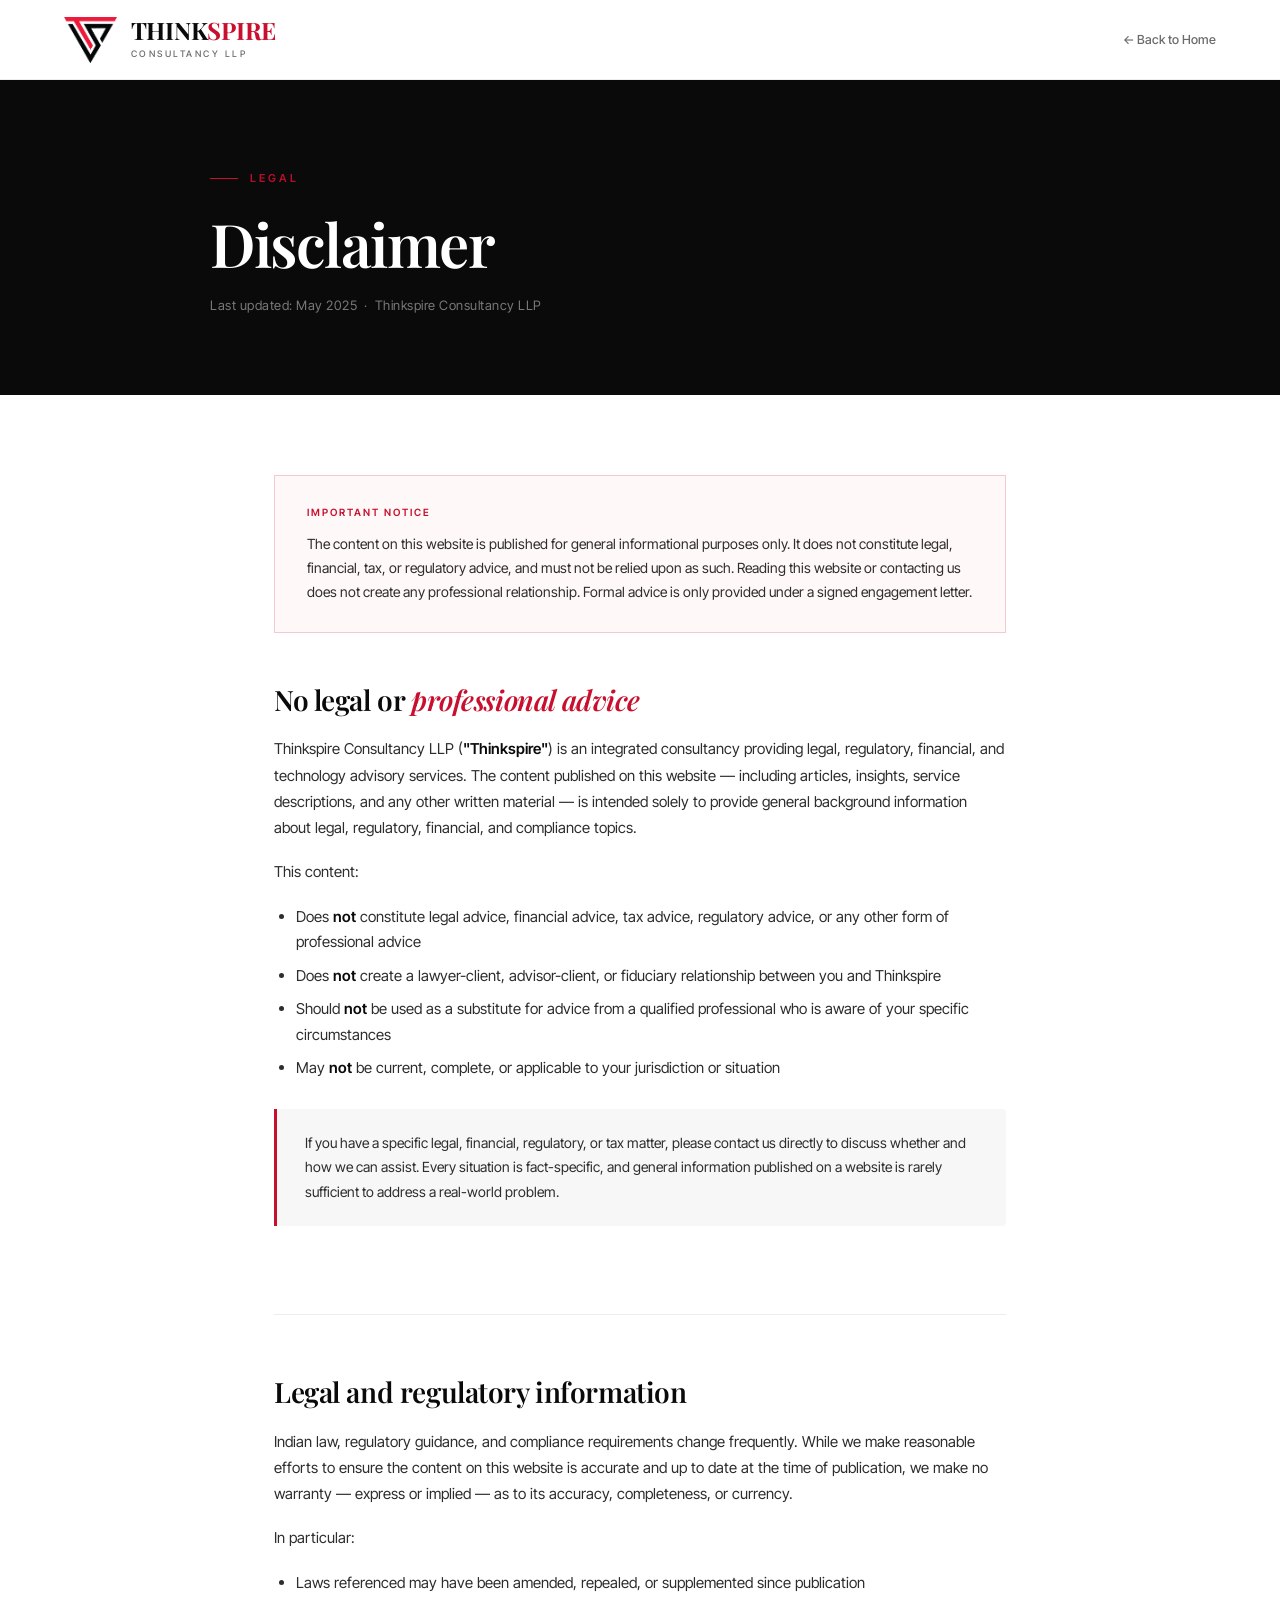
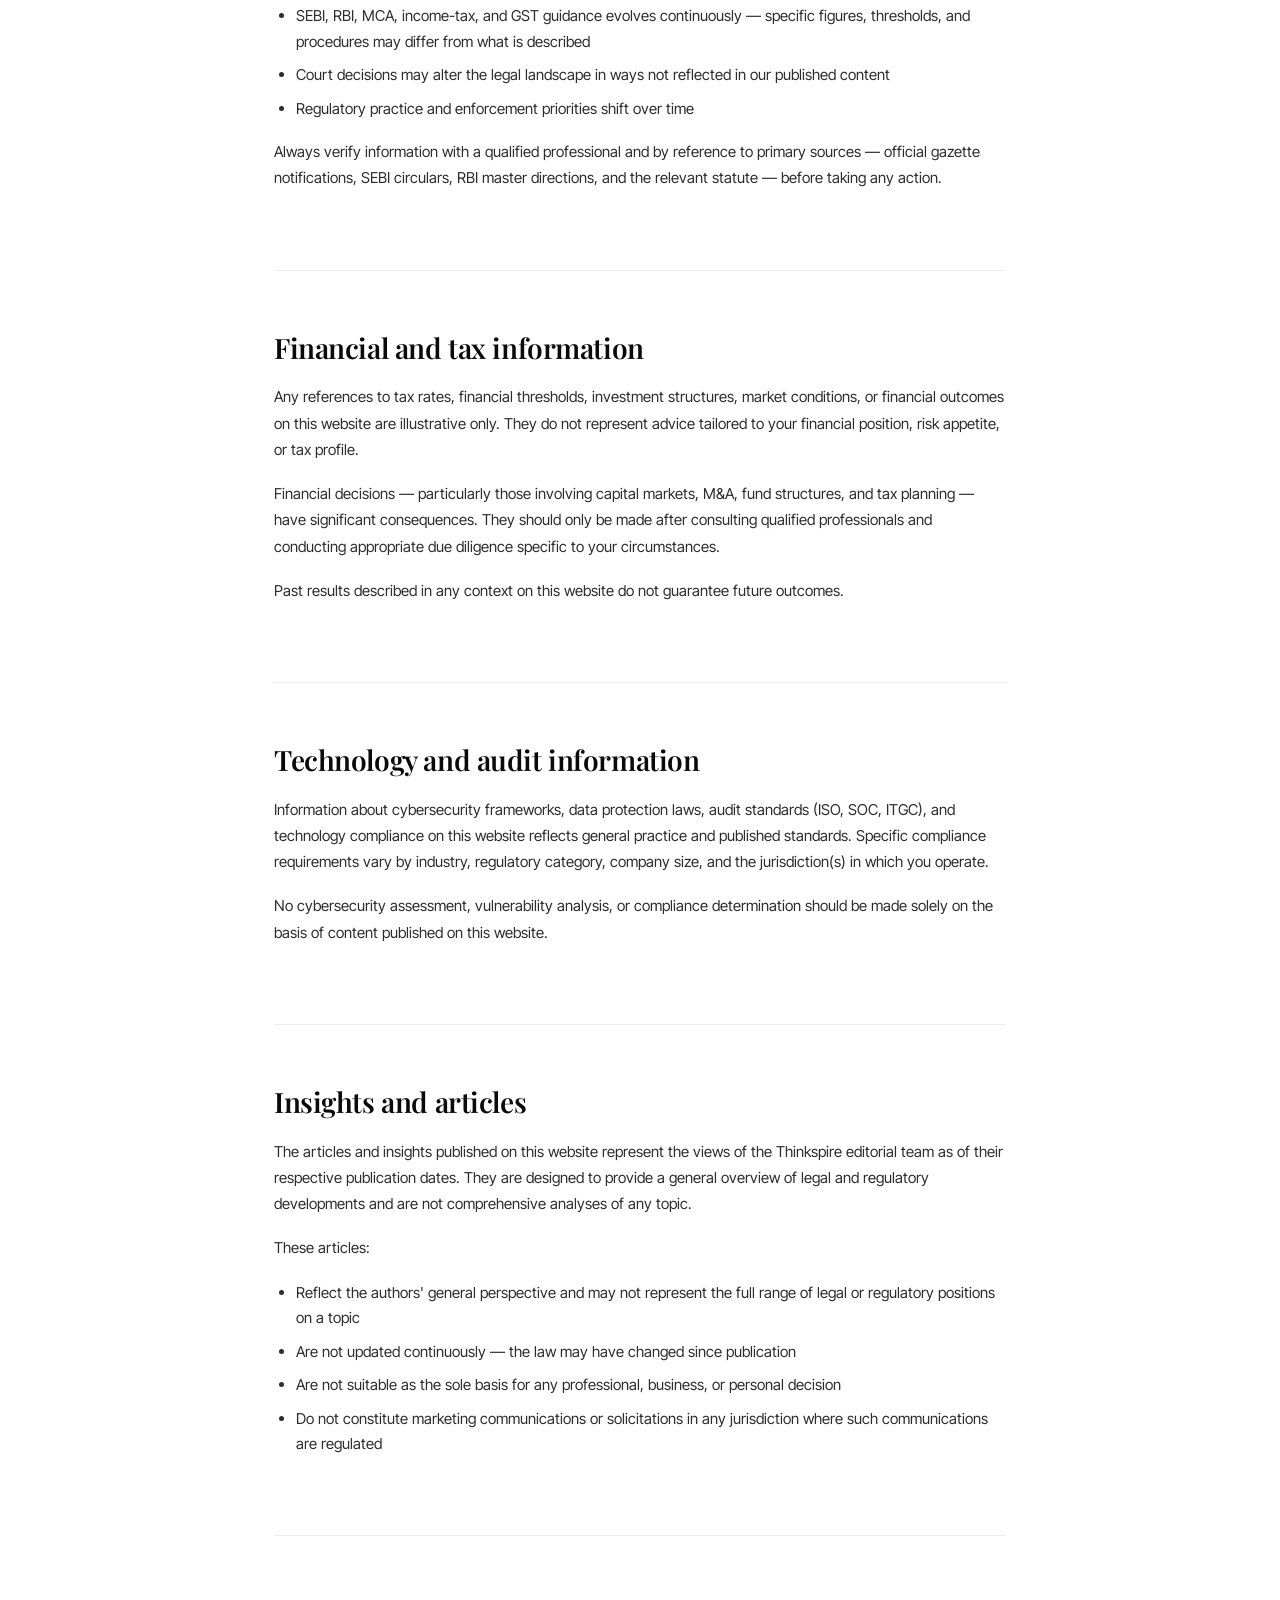
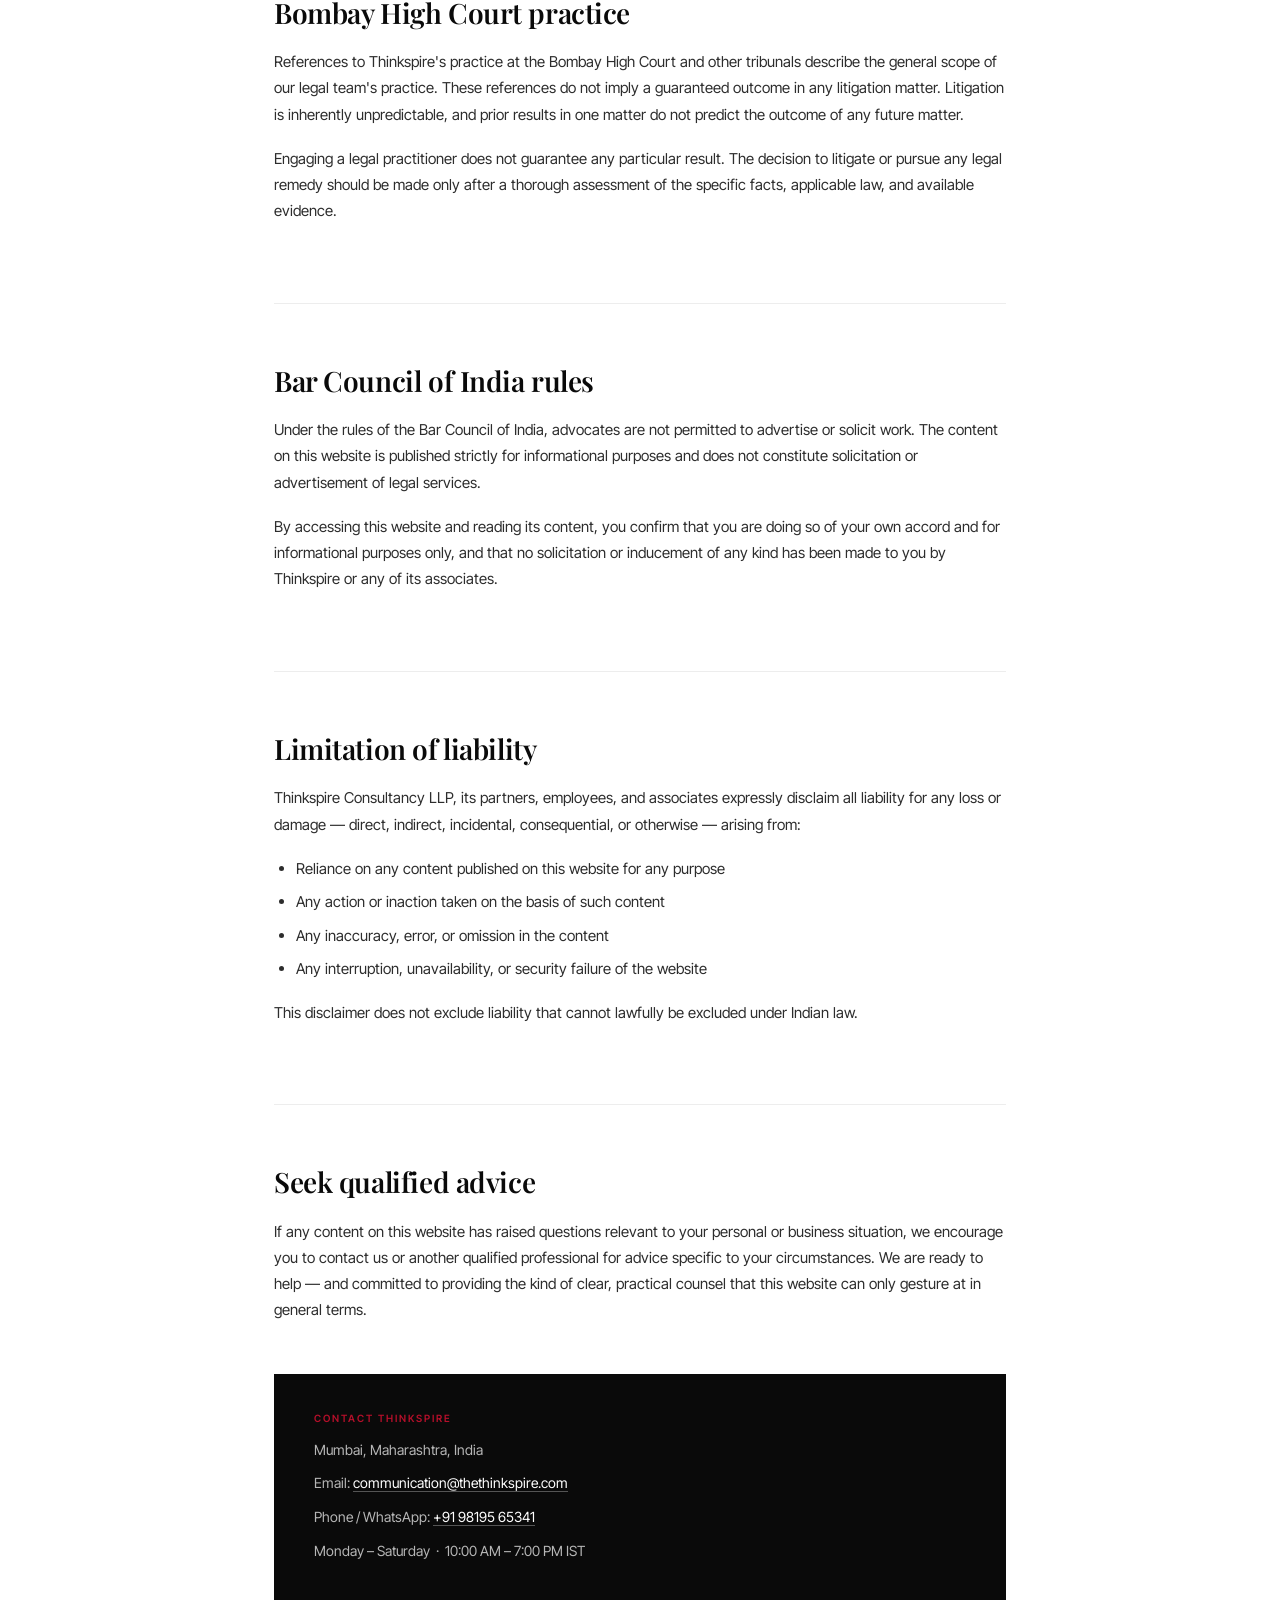
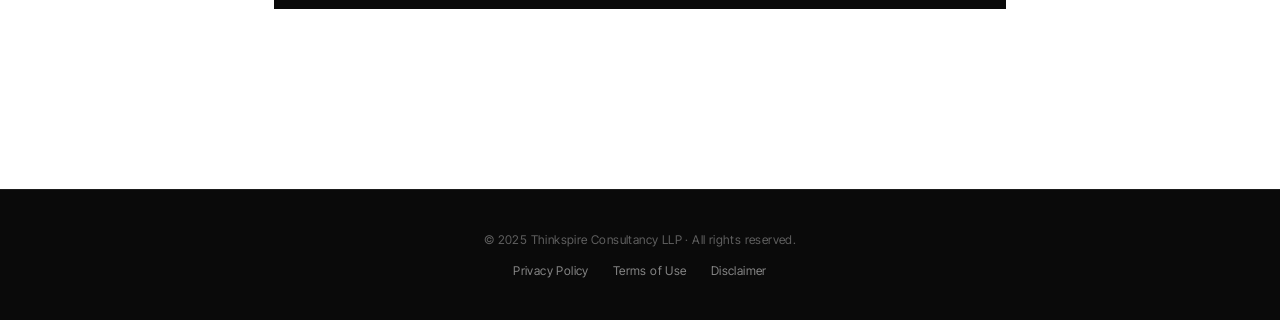
<file: disclaimer.html>
<!DOCTYPE html>
<html lang="en">
<head>
  <meta charset="UTF-8" />
  <meta name="viewport" content="width=device-width, initial-scale=1.0" />
  <title>Disclaimer — Thinkspire Consultancy LLP</title>
  <meta name="description" content="Professional disclaimer for Thinkspire Consultancy LLP — website content does not constitute legal, financial, or regulatory advice." />
  <link rel="preconnect" href="https://fonts.googleapis.com" />
  <link rel="preconnect" href="https://fonts.gstatic.com" crossorigin />
  <link href="https://fonts.googleapis.com/css2?family=Playfair+Display:ital,wght@0,400;0,500;0,600;0,700;1,400;1,600&family=Inter+Tight:wght@300;400;500;600&display=swap" rel="stylesheet" />
  <link rel="icon" type="image/png" href="ThinkSpire_New_Logo.png" />
  <style>
    *, *::before, *::after { margin: 0; padding: 0; box-sizing: border-box; }
    :root {
      --red: #C8102E; --ink: #0A0A0A; --char: #2D2D2D; --white: #FFFFFF;
      --off-white: #FAFAFA; --line: rgba(10,10,10,0.07); --line-strong: rgba(10,10,10,0.16);
      --muted: #6B6B6B; --serif: 'Playfair Display', serif; --sans: 'Inter Tight', sans-serif;
    }
    html { scroll-behavior: smooth; }
    body { font-family: var(--sans); background: var(--white); color: var(--ink); font-size: 15px; line-height: 1.6; -webkit-font-smoothing: antialiased; }
    a { color: inherit; text-decoration: none; }
    img { display: block; max-width: 100%; }

    nav {
      position: sticky; top: 0; z-index: 100;
      background: rgba(255,255,255,0.94); backdrop-filter: blur(20px);
      border-bottom: 1px solid var(--line);
      padding: 0 5%; height: 80px;
      display: flex; align-items: center; justify-content: space-between;
    }
    .nav-logo { display: flex; align-items: center; gap: 14px; }
    .nav-logo img { height: 46px; width: auto; }
    .nav-logo-text { font-family: var(--serif); font-size: 24px; font-weight: 700; color: var(--ink); letter-spacing: -0.01em; line-height: 1; }
    .nav-logo-text span { color: var(--red); }
    .nav-logo-sub { font-family: var(--sans); font-size: 9px; color: var(--muted); letter-spacing: 2.5px; text-transform: uppercase; margin-top: 5px; font-weight: 500; }
    .nav-back { font-size: 12.5px; font-weight: 500; color: var(--muted); display: flex; align-items: center; gap: 6px; transition: color 0.2s; }
    .nav-back:hover { color: var(--red); }

    .page-hero {
      background: var(--ink); color: var(--white);
      padding: 90px 5% 80px;
    }
    .page-hero-inner { max-width: 860px; margin: 0 auto; }
    .page-eyebrow {
      font-size: 11px; letter-spacing: 3px; text-transform: uppercase;
      color: rgba(200,16,46,0.9); font-weight: 600; margin-bottom: 24px;
      display: flex; align-items: center; gap: 12px;
    }
    .page-eyebrow::before { content: ''; display: block; width: 28px; height: 1px; background: var(--red); }
    .page-h1 { font-family: var(--serif); font-size: clamp(38px, 5vw, 60px); font-weight: 600; line-height: 1.05; letter-spacing: -0.025em; color: var(--white); margin-bottom: 20px; }
    .page-meta { font-size: 13px; color: rgba(255,255,255,0.45); letter-spacing: 0.5px; }

    .doc-body { max-width: 860px; margin: 0 auto; padding: 80px 5% 120px; }

    .doc-section { margin-bottom: 60px; padding-bottom: 60px; border-bottom: 1px solid var(--line); }
    .doc-section:last-child { border-bottom: none; margin-bottom: 0; }

    .doc-h2 { font-family: var(--serif); font-size: 28px; font-weight: 600; color: var(--ink); line-height: 1.2; letter-spacing: -0.015em; margin-bottom: 20px; }
    .doc-h2 em { font-style: italic; color: var(--red); }
    .doc-h3 { font-family: var(--serif); font-size: 19px; font-weight: 600; color: var(--ink); margin-top: 32px; margin-bottom: 12px; letter-spacing: -0.01em; }

    .doc-body p { font-size: 15px; color: var(--char); line-height: 1.75; margin-bottom: 18px; }
    .doc-body ul, .doc-body ol { padding-left: 22px; margin-bottom: 18px; }
    .doc-body li { font-size: 15px; color: var(--char); line-height: 1.7; margin-bottom: 8px; }
    .doc-body strong { color: var(--ink); font-weight: 600; }
    .doc-body a { color: var(--red); border-bottom: 1px solid rgba(200,16,46,0.3); transition: border-color 0.2s; }
    .doc-body a:hover { border-color: var(--red); }

    .highlight-box {
      background: #F7F7F7; border-left: 3px solid var(--red);
      padding: 22px 28px; margin: 28px 0; border-radius: 0 4px 4px 0;
    }
    .highlight-box p { margin-bottom: 0; font-size: 14px; }

    .notice-block {
      background: #FFF8F8; border: 1px solid rgba(200,16,46,0.2);
      padding: 28px 32px; margin-bottom: 50px;
    }
    .notice-block .notice-label {
      font-size: 10px; letter-spacing: 2px; text-transform: uppercase;
      color: var(--red); font-weight: 600; margin-bottom: 12px;
    }
    .notice-block p { font-size: 14px; color: var(--char); line-height: 1.7; margin-bottom: 0; }

    .contact-block {
      background: var(--ink); color: var(--white);
      padding: 36px 40px; margin-top: 50px;
    }
    .contact-block .label { font-size: 10px; letter-spacing: 2px; text-transform: uppercase; color: rgba(200,16,46,0.9); font-weight: 600; margin-bottom: 12px; }
    .contact-block p { color: rgba(255,255,255,0.7); font-size: 14px; line-height: 1.7; margin-bottom: 10px; }
    .contact-block a { color: var(--white); border-bottom: 1px solid rgba(255,255,255,0.3); }

    footer {
      background: var(--ink); color: var(--white);
      padding: 40px 5%;
      border-top: 1px solid rgba(255,255,255,0.08);
      text-align: center;
      font-size: 12px;
      color: rgba(255,255,255,0.35);
      letter-spacing: 0.4px;
    }
    footer a { color: rgba(255,255,255,0.5); transition: color 0.2s; }
    footer a:hover { color: var(--white); }
    footer .footer-links { display: flex; justify-content: center; gap: 24px; margin-top: 12px; flex-wrap: wrap; }

    @media (max-width: 760px) {
      .page-hero { padding: 60px 5% 50px; }
      .doc-body { padding: 50px 5% 80px; }
      .contact-block { padding: 28px 24px; }
    }
  </style>
</head>
<body>

  <nav>
    <a href="index.html" class="nav-logo">
      <img src="ThinkSpire_New_Logo.png" alt="Thinkspire" />
      <div>
        <div class="nav-logo-text">THINK<span>SPIRE</span></div>
        <div class="nav-logo-sub">Consultancy LLP</div>
      </div>
    </a>
    <a href="index.html" class="nav-back">← Back to Home</a>
  </nav>

  <div class="page-hero">
    <div class="page-hero-inner">
      <div class="page-eyebrow">Legal</div>
      <h1 class="page-h1">Disclaimer</h1>
      <p class="page-meta">Last updated: May 2025 &nbsp;·&nbsp; Thinkspire Consultancy LLP</p>
    </div>
  </div>

  <div class="doc-body">

    <div class="notice-block">
      <div class="notice-label">Important Notice</div>
      <p>The content on this website is published for general informational purposes only. It does not constitute legal, financial, tax, or regulatory advice, and must not be relied upon as such. Reading this website or contacting us does not create any professional relationship. Formal advice is only provided under a signed engagement letter.</p>
    </div>

    <div class="doc-section">
      <h2 class="doc-h2">No legal or <em>professional advice</em></h2>
      <p>Thinkspire Consultancy LLP (<strong>"Thinkspire"</strong>) is an integrated consultancy providing legal, regulatory, financial, and technology advisory services. The content published on this website — including articles, insights, service descriptions, and any other written material — is intended solely to provide general background information about legal, regulatory, financial, and compliance topics.</p>
      <p>This content:</p>
      <ul>
        <li>Does <strong>not</strong> constitute legal advice, financial advice, tax advice, regulatory advice, or any other form of professional advice</li>
        <li>Does <strong>not</strong> create a lawyer-client, advisor-client, or fiduciary relationship between you and Thinkspire</li>
        <li>Should <strong>not</strong> be used as a substitute for advice from a qualified professional who is aware of your specific circumstances</li>
        <li>May <strong>not</strong> be current, complete, or applicable to your jurisdiction or situation</li>
      </ul>
      <div class="highlight-box">
        <p>If you have a specific legal, financial, regulatory, or tax matter, please contact us directly to discuss whether and how we can assist. Every situation is fact-specific, and general information published on a website is rarely sufficient to address a real-world problem.</p>
      </div>
    </div>

    <div class="doc-section">
      <h2 class="doc-h2">Legal and regulatory information</h2>
      <p>Indian law, regulatory guidance, and compliance requirements change frequently. While we make reasonable efforts to ensure the content on this website is accurate and up to date at the time of publication, we make no warranty — express or implied — as to its accuracy, completeness, or currency.</p>
      <p>In particular:</p>
      <ul>
        <li>Laws referenced may have been amended, repealed, or supplemented since publication</li>
        <li>SEBI, RBI, MCA, income-tax, and GST guidance evolves continuously — specific figures, thresholds, and procedures may differ from what is described</li>
        <li>Court decisions may alter the legal landscape in ways not reflected in our published content</li>
        <li>Regulatory practice and enforcement priorities shift over time</li>
      </ul>
      <p>Always verify information with a qualified professional and by reference to primary sources — official gazette notifications, SEBI circulars, RBI master directions, and the relevant statute — before taking any action.</p>
    </div>

    <div class="doc-section">
      <h2 class="doc-h2">Financial and tax information</h2>
      <p>Any references to tax rates, financial thresholds, investment structures, market conditions, or financial outcomes on this website are illustrative only. They do not represent advice tailored to your financial position, risk appetite, or tax profile.</p>
      <p>Financial decisions — particularly those involving capital markets, M&amp;A, fund structures, and tax planning — have significant consequences. They should only be made after consulting qualified professionals and conducting appropriate due diligence specific to your circumstances.</p>
      <p>Past results described in any context on this website do not guarantee future outcomes.</p>
    </div>

    <div class="doc-section">
      <h2 class="doc-h2">Technology and audit information</h2>
      <p>Information about cybersecurity frameworks, data protection laws, audit standards (ISO, SOC, ITGC), and technology compliance on this website reflects general practice and published standards. Specific compliance requirements vary by industry, regulatory category, company size, and the jurisdiction(s) in which you operate.</p>
      <p>No cybersecurity assessment, vulnerability analysis, or compliance determination should be made solely on the basis of content published on this website.</p>
    </div>

    <div class="doc-section">
      <h2 class="doc-h2">Insights and articles</h2>
      <p>The articles and insights published on this website represent the views of the Thinkspire editorial team as of their respective publication dates. They are designed to provide a general overview of legal and regulatory developments and are not comprehensive analyses of any topic.</p>
      <p>These articles:</p>
      <ul>
        <li>Reflect the authors' general perspective and may not represent the full range of legal or regulatory positions on a topic</li>
        <li>Are not updated continuously — the law may have changed since publication</li>
        <li>Are not suitable as the sole basis for any professional, business, or personal decision</li>
        <li>Do not constitute marketing communications or solicitations in any jurisdiction where such communications are regulated</li>
      </ul>
    </div>

    <div class="doc-section">
      <h2 class="doc-h2">Bombay High Court practice</h2>
      <p>References to Thinkspire's practice at the Bombay High Court and other tribunals describe the general scope of our legal team's practice. These references do not imply a guaranteed outcome in any litigation matter. Litigation is inherently unpredictable, and prior results in one matter do not predict the outcome of any future matter.</p>
      <p>Engaging a legal practitioner does not guarantee any particular result. The decision to litigate or pursue any legal remedy should be made only after a thorough assessment of the specific facts, applicable law, and available evidence.</p>
    </div>

    <div class="doc-section">
      <h2 class="doc-h2">Bar Council of India rules</h2>
      <p>Under the rules of the Bar Council of India, advocates are not permitted to advertise or solicit work. The content on this website is published strictly for informational purposes and does not constitute solicitation or advertisement of legal services.</p>
      <p>By accessing this website and reading its content, you confirm that you are doing so of your own accord and for informational purposes only, and that no solicitation or inducement of any kind has been made to you by Thinkspire or any of its associates.</p>
    </div>

    <div class="doc-section">
      <h2 class="doc-h2">Limitation of liability</h2>
      <p>Thinkspire Consultancy LLP, its partners, employees, and associates expressly disclaim all liability for any loss or damage — direct, indirect, incidental, consequential, or otherwise — arising from:</p>
      <ul>
        <li>Reliance on any content published on this website for any purpose</li>
        <li>Any action or inaction taken on the basis of such content</li>
        <li>Any inaccuracy, error, or omission in the content</li>
        <li>Any interruption, unavailability, or security failure of the website</li>
      </ul>
      <p>This disclaimer does not exclude liability that cannot lawfully be excluded under Indian law.</p>
    </div>

    <div class="doc-section">
      <h2 class="doc-h2">Seek qualified advice</h2>
      <p>If any content on this website has raised questions relevant to your personal or business situation, we encourage you to contact us or another qualified professional for advice specific to your circumstances. We are ready to help — and committed to providing the kind of clear, practical counsel that this website can only gesture at in general terms.</p>
      <div class="contact-block">
        <div class="label">Contact Thinkspire</div>
        <p>Mumbai, Maharashtra, India</p>
        <p>Email: <a href="mailto:communication@thethinkspire.com">communication@thethinkspire.com</a></p>
        <p>Phone / WhatsApp: <a href="https://wa.me/919819565341">+91 98195 65341</a></p>
        <p>Monday – Saturday &nbsp;·&nbsp; 10:00 AM – 7:00 PM IST</p>
      </div>
    </div>

  </div>

  <footer>
    <span>© 2025 Thinkspire Consultancy LLP · All rights reserved.</span>
    <div class="footer-links">
      <a href="privacy-policy.html">Privacy Policy</a>
      <a href="terms.html">Terms of Use</a>
      <a href="disclaimer.html">Disclaimer</a>
    </div>
  </footer>

</body>
</html>
</file>
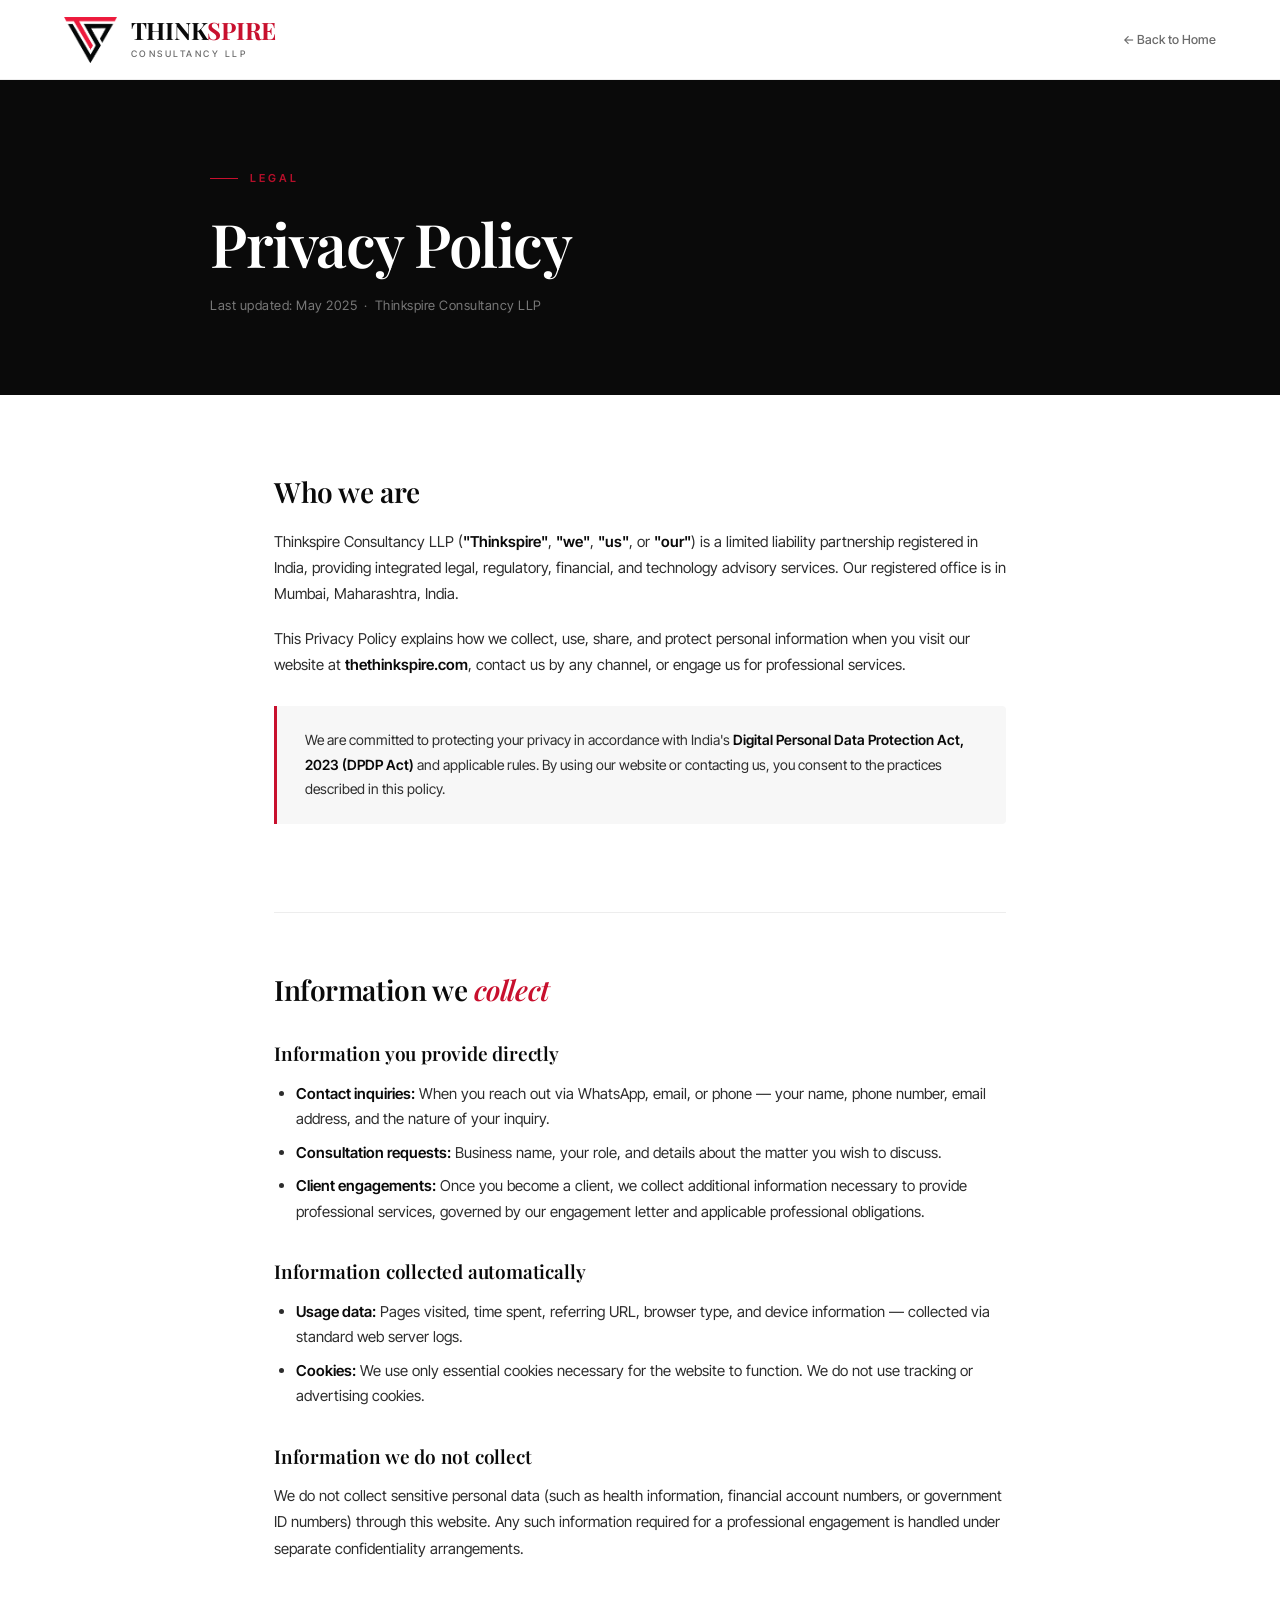
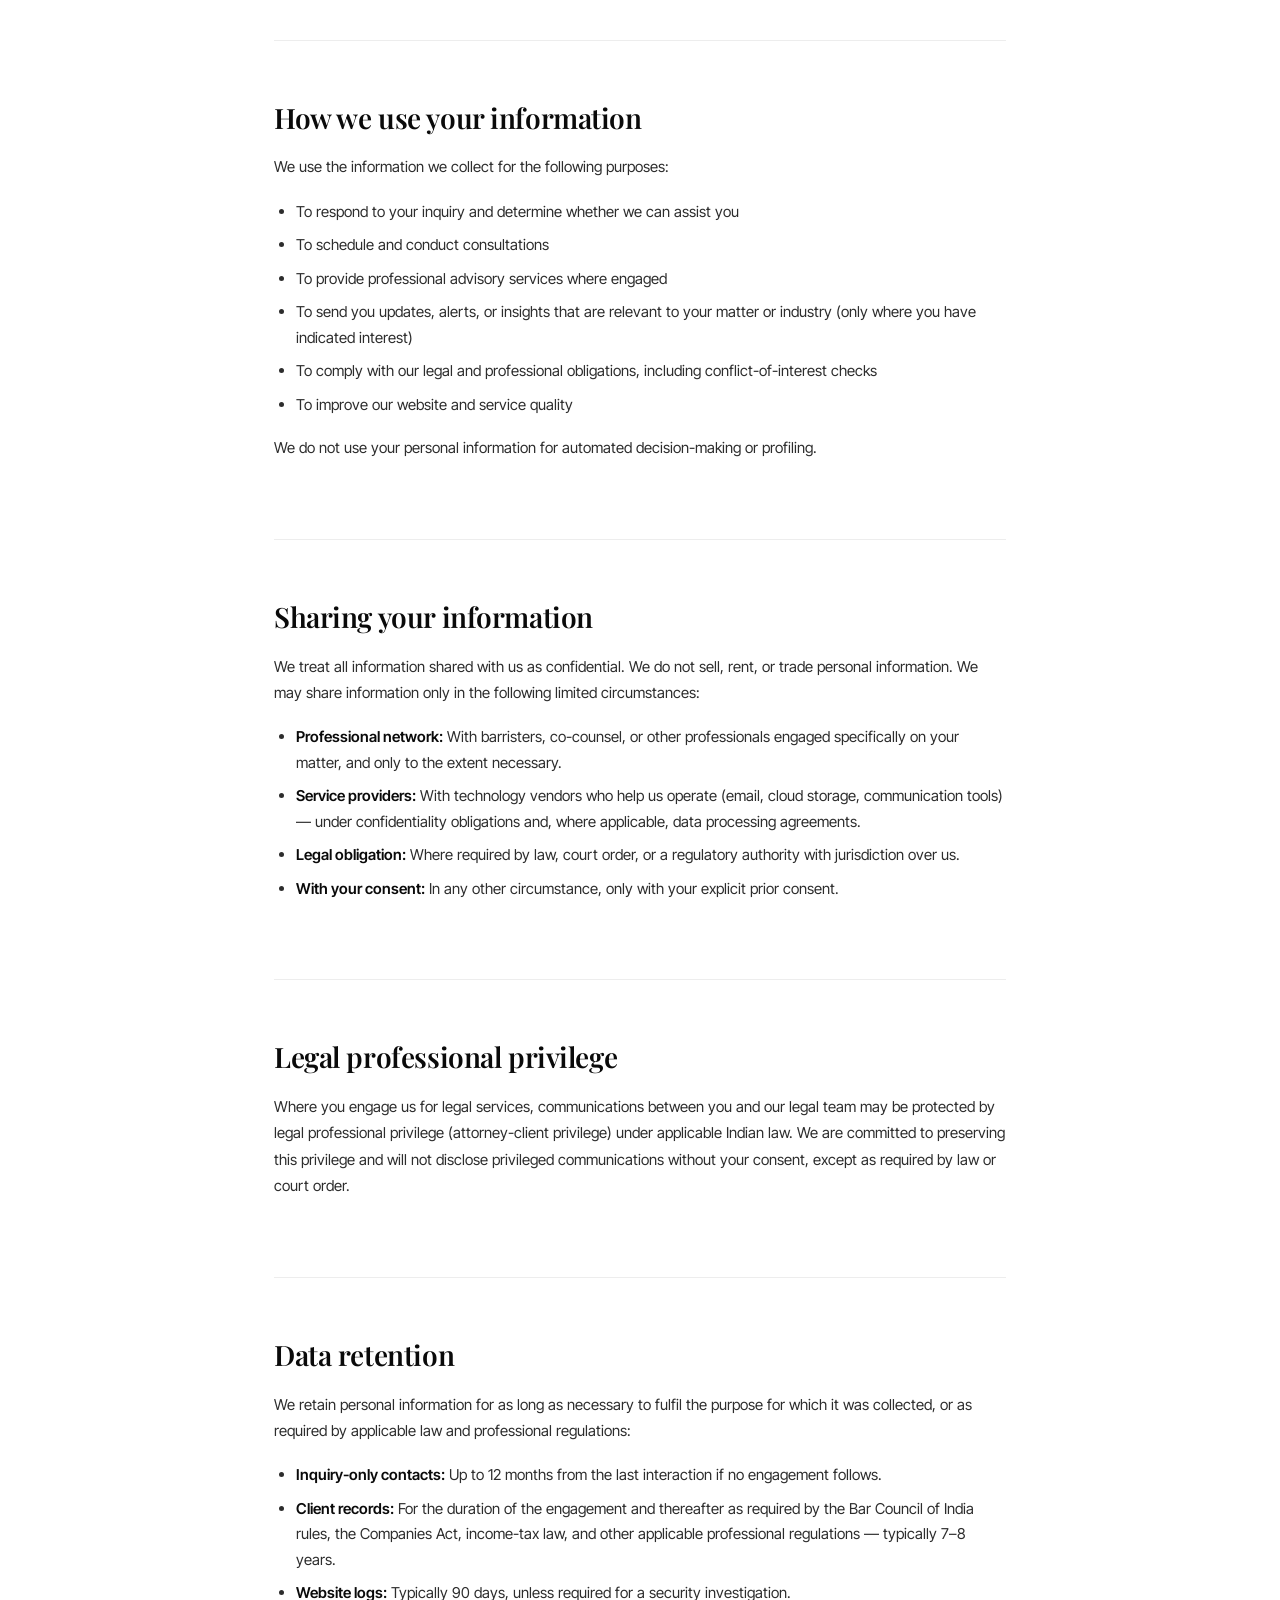
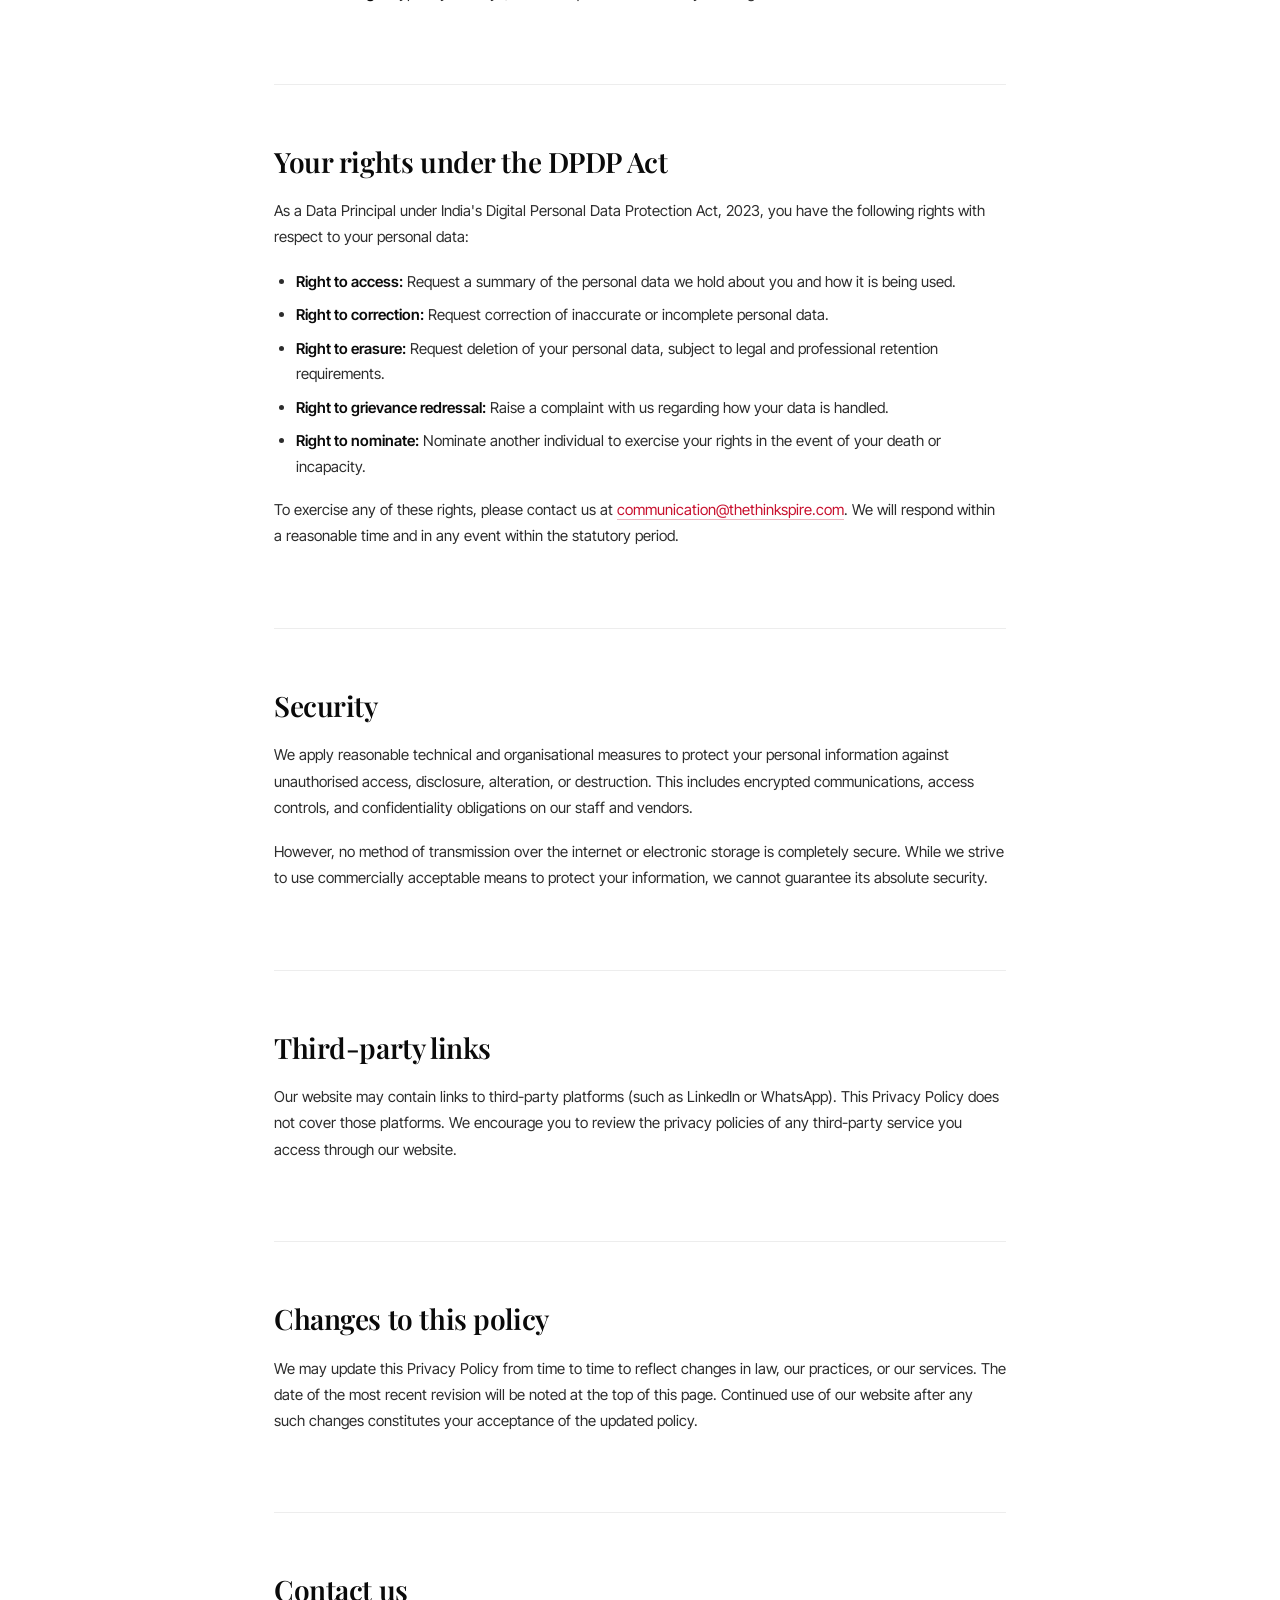
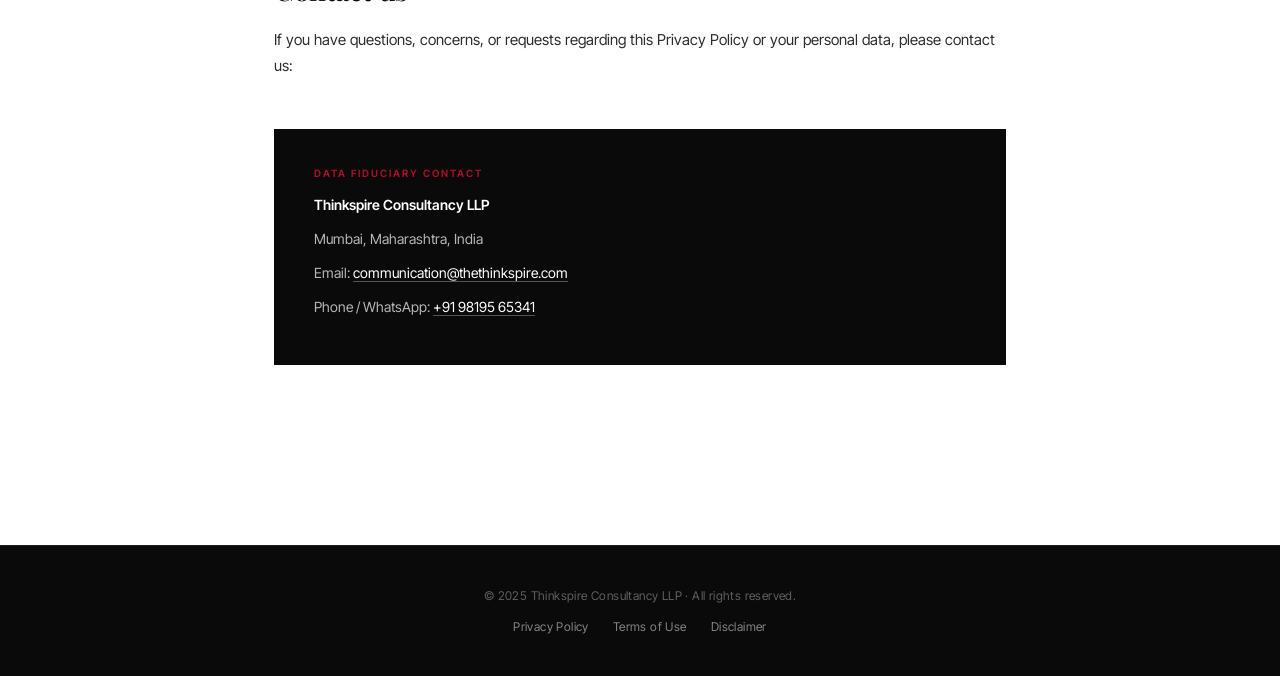
<file: privacy-policy.html>
<!DOCTYPE html>
<html lang="en">
<head>
  <meta charset="UTF-8" />
  <meta name="viewport" content="width=device-width, initial-scale=1.0" />
  <title>Privacy Policy — Thinkspire Consultancy LLP</title>
  <meta name="description" content="Privacy Policy for Thinkspire Consultancy LLP — how we collect, use, and protect your personal information." />
  <link rel="preconnect" href="https://fonts.googleapis.com" />
  <link rel="preconnect" href="https://fonts.gstatic.com" crossorigin />
  <link href="https://fonts.googleapis.com/css2?family=Playfair+Display:ital,wght@0,400;0,500;0,600;0,700;1,400;1,600&family=Inter+Tight:wght@300;400;500;600&display=swap" rel="stylesheet" />
  <link rel="icon" type="image/png" href="ThinkSpire_New_Logo.png" />
  <style>
    *, *::before, *::after { margin: 0; padding: 0; box-sizing: border-box; }
    :root {
      --red: #C8102E; --ink: #0A0A0A; --char: #2D2D2D; --white: #FFFFFF;
      --off-white: #FAFAFA; --line: rgba(10,10,10,0.07); --line-strong: rgba(10,10,10,0.16);
      --muted: #6B6B6B; --serif: 'Playfair Display', serif; --sans: 'Inter Tight', sans-serif;
    }
    html { scroll-behavior: smooth; }
    body { font-family: var(--sans); background: var(--white); color: var(--ink); font-size: 15px; line-height: 1.6; -webkit-font-smoothing: antialiased; }
    a { color: inherit; text-decoration: none; }
    img { display: block; max-width: 100%; }

    nav {
      position: sticky; top: 0; z-index: 100;
      background: rgba(255,255,255,0.94); backdrop-filter: blur(20px);
      border-bottom: 1px solid var(--line);
      padding: 0 5%; height: 80px;
      display: flex; align-items: center; justify-content: space-between;
    }
    .nav-logo { display: flex; align-items: center; gap: 14px; }
    .nav-logo img { height: 46px; width: auto; }
    .nav-logo-text { font-family: var(--serif); font-size: 24px; font-weight: 700; color: var(--ink); letter-spacing: -0.01em; line-height: 1; }
    .nav-logo-text span { color: var(--red); }
    .nav-logo-sub { font-family: var(--sans); font-size: 9px; color: var(--muted); letter-spacing: 2.5px; text-transform: uppercase; margin-top: 5px; font-weight: 500; }
    .nav-back { font-size: 12.5px; font-weight: 500; color: var(--muted); display: flex; align-items: center; gap: 6px; transition: color 0.2s; }
    .nav-back:hover { color: var(--red); }

    .page-hero {
      background: var(--ink); color: var(--white);
      padding: 90px 5% 80px;
    }
    .page-hero-inner { max-width: 860px; margin: 0 auto; }
    .page-eyebrow {
      font-size: 11px; letter-spacing: 3px; text-transform: uppercase;
      color: rgba(200,16,46,0.9); font-weight: 600; margin-bottom: 24px;
      display: flex; align-items: center; gap: 12px;
    }
    .page-eyebrow::before { content: ''; display: block; width: 28px; height: 1px; background: var(--red); }
    .page-h1 { font-family: var(--serif); font-size: clamp(38px, 5vw, 60px); font-weight: 600; line-height: 1.05; letter-spacing: -0.025em; color: var(--white); margin-bottom: 20px; }
    .page-meta { font-size: 13px; color: rgba(255,255,255,0.45); letter-spacing: 0.5px; }

    .doc-body { max-width: 860px; margin: 0 auto; padding: 80px 5% 120px; }

    .doc-section { margin-bottom: 60px; padding-bottom: 60px; border-bottom: 1px solid var(--line); }
    .doc-section:last-child { border-bottom: none; margin-bottom: 0; }

    .doc-h2 { font-family: var(--serif); font-size: 28px; font-weight: 600; color: var(--ink); line-height: 1.2; letter-spacing: -0.015em; margin-bottom: 20px; }
    .doc-h2 em { font-style: italic; color: var(--red); }
    .doc-h3 { font-family: var(--serif); font-size: 19px; font-weight: 600; color: var(--ink); margin-top: 32px; margin-bottom: 12px; letter-spacing: -0.01em; }

    .doc-body p { font-size: 15px; color: var(--char); line-height: 1.75; margin-bottom: 18px; }
    .doc-body ul, .doc-body ol { padding-left: 22px; margin-bottom: 18px; }
    .doc-body li { font-size: 15px; color: var(--char); line-height: 1.7; margin-bottom: 8px; }
    .doc-body strong { color: var(--ink); font-weight: 600; }
    .doc-body a { color: var(--red); border-bottom: 1px solid rgba(200,16,46,0.3); transition: border-color 0.2s; }
    .doc-body a:hover { border-color: var(--red); }

    .highlight-box {
      background: #F7F7F7; border-left: 3px solid var(--red);
      padding: 22px 28px; margin: 28px 0; border-radius: 0 4px 4px 0;
    }
    .highlight-box p { margin-bottom: 0; font-size: 14px; }

    .contact-block {
      background: var(--ink); color: var(--white);
      padding: 36px 40px; margin-top: 50px;
    }
    .contact-block .label { font-size: 10px; letter-spacing: 2px; text-transform: uppercase; color: rgba(200,16,46,0.9); font-weight: 600; margin-bottom: 12px; }
    .contact-block p { color: rgba(255,255,255,0.7); font-size: 14px; line-height: 1.7; margin-bottom: 10px; }
    .contact-block a { color: var(--white); border-bottom: 1px solid rgba(255,255,255,0.3); }

    footer {
      background: var(--ink); color: var(--white);
      padding: 40px 5%;
      border-top: 1px solid rgba(255,255,255,0.08);
      text-align: center;
      font-size: 12px;
      color: rgba(255,255,255,0.35);
      letter-spacing: 0.4px;
    }
    footer a { color: rgba(255,255,255,0.5); transition: color 0.2s; }
    footer a:hover { color: var(--white); }
    footer .footer-links { display: flex; justify-content: center; gap: 24px; margin-top: 12px; flex-wrap: wrap; }

    @media (max-width: 760px) {
      .page-hero { padding: 60px 5% 50px; }
      .doc-body { padding: 50px 5% 80px; }
      .contact-block { padding: 28px 24px; }
    }
  </style>
</head>
<body>

  <nav>
    <a href="index.html" class="nav-logo">
      <img src="ThinkSpire_New_Logo.png" alt="Thinkspire" />
      <div>
        <div class="nav-logo-text">THINK<span>SPIRE</span></div>
        <div class="nav-logo-sub">Consultancy LLP</div>
      </div>
    </a>
    <a href="index.html" class="nav-back">← Back to Home</a>
  </nav>

  <div class="page-hero">
    <div class="page-hero-inner">
      <div class="page-eyebrow">Legal</div>
      <h1 class="page-h1">Privacy Policy</h1>
      <p class="page-meta">Last updated: May 2025 &nbsp;·&nbsp; Thinkspire Consultancy LLP</p>
    </div>
  </div>

  <div class="doc-body">

    <div class="doc-section">
      <h2 class="doc-h2">Who we are</h2>
      <p>Thinkspire Consultancy LLP (<strong>"Thinkspire"</strong>, <strong>"we"</strong>, <strong>"us"</strong>, or <strong>"our"</strong>) is a limited liability partnership registered in India, providing integrated legal, regulatory, financial, and technology advisory services. Our registered office is in Mumbai, Maharashtra, India.</p>
      <p>This Privacy Policy explains how we collect, use, share, and protect personal information when you visit our website at <strong>thethinkspire.com</strong>, contact us by any channel, or engage us for professional services.</p>
      <div class="highlight-box">
        <p>We are committed to protecting your privacy in accordance with India's <strong>Digital Personal Data Protection Act, 2023 (DPDP Act)</strong> and applicable rules. By using our website or contacting us, you consent to the practices described in this policy.</p>
      </div>
    </div>

    <div class="doc-section">
      <h2 class="doc-h2">Information we <em>collect</em></h2>
      <h3 class="doc-h3">Information you provide directly</h3>
      <ul>
        <li><strong>Contact inquiries:</strong> When you reach out via WhatsApp, email, or phone — your name, phone number, email address, and the nature of your inquiry.</li>
        <li><strong>Consultation requests:</strong> Business name, your role, and details about the matter you wish to discuss.</li>
        <li><strong>Client engagements:</strong> Once you become a client, we collect additional information necessary to provide professional services, governed by our engagement letter and applicable professional obligations.</li>
      </ul>
      <h3 class="doc-h3">Information collected automatically</h3>
      <ul>
        <li><strong>Usage data:</strong> Pages visited, time spent, referring URL, browser type, and device information — collected via standard web server logs.</li>
        <li><strong>Cookies:</strong> We use only essential cookies necessary for the website to function. We do not use tracking or advertising cookies.</li>
      </ul>
      <h3 class="doc-h3">Information we do not collect</h3>
      <p>We do not collect sensitive personal data (such as health information, financial account numbers, or government ID numbers) through this website. Any such information required for a professional engagement is handled under separate confidentiality arrangements.</p>
    </div>

    <div class="doc-section">
      <h2 class="doc-h2">How we use your information</h2>
      <p>We use the information we collect for the following purposes:</p>
      <ul>
        <li>To respond to your inquiry and determine whether we can assist you</li>
        <li>To schedule and conduct consultations</li>
        <li>To provide professional advisory services where engaged</li>
        <li>To send you updates, alerts, or insights that are relevant to your matter or industry (only where you have indicated interest)</li>
        <li>To comply with our legal and professional obligations, including conflict-of-interest checks</li>
        <li>To improve our website and service quality</li>
      </ul>
      <p>We do not use your personal information for automated decision-making or profiling.</p>
    </div>

    <div class="doc-section">
      <h2 class="doc-h2">Sharing your information</h2>
      <p>We treat all information shared with us as confidential. We do not sell, rent, or trade personal information. We may share information only in the following limited circumstances:</p>
      <ul>
        <li><strong>Professional network:</strong> With barristers, co-counsel, or other professionals engaged specifically on your matter, and only to the extent necessary.</li>
        <li><strong>Service providers:</strong> With technology vendors who help us operate (email, cloud storage, communication tools) — under confidentiality obligations and, where applicable, data processing agreements.</li>
        <li><strong>Legal obligation:</strong> Where required by law, court order, or a regulatory authority with jurisdiction over us.</li>
        <li><strong>With your consent:</strong> In any other circumstance, only with your explicit prior consent.</li>
      </ul>
    </div>

    <div class="doc-section">
      <h2 class="doc-h2">Legal professional privilege</h2>
      <p>Where you engage us for legal services, communications between you and our legal team may be protected by legal professional privilege (attorney-client privilege) under applicable Indian law. We are committed to preserving this privilege and will not disclose privileged communications without your consent, except as required by law or court order.</p>
    </div>

    <div class="doc-section">
      <h2 class="doc-h2">Data retention</h2>
      <p>We retain personal information for as long as necessary to fulfil the purpose for which it was collected, or as required by applicable law and professional regulations:</p>
      <ul>
        <li><strong>Inquiry-only contacts:</strong> Up to 12 months from the last interaction if no engagement follows.</li>
        <li><strong>Client records:</strong> For the duration of the engagement and thereafter as required by the Bar Council of India rules, the Companies Act, income-tax law, and other applicable professional regulations — typically 7–8 years.</li>
        <li><strong>Website logs:</strong> Typically 90 days, unless required for a security investigation.</li>
      </ul>
    </div>

    <div class="doc-section">
      <h2 class="doc-h2">Your rights under the DPDP Act</h2>
      <p>As a Data Principal under India's Digital Personal Data Protection Act, 2023, you have the following rights with respect to your personal data:</p>
      <ul>
        <li><strong>Right to access:</strong> Request a summary of the personal data we hold about you and how it is being used.</li>
        <li><strong>Right to correction:</strong> Request correction of inaccurate or incomplete personal data.</li>
        <li><strong>Right to erasure:</strong> Request deletion of your personal data, subject to legal and professional retention requirements.</li>
        <li><strong>Right to grievance redressal:</strong> Raise a complaint with us regarding how your data is handled.</li>
        <li><strong>Right to nominate:</strong> Nominate another individual to exercise your rights in the event of your death or incapacity.</li>
      </ul>
      <p>To exercise any of these rights, please contact us at <a href="mailto:communication@thethinkspire.com">communication@thethinkspire.com</a>. We will respond within a reasonable time and in any event within the statutory period.</p>
    </div>

    <div class="doc-section">
      <h2 class="doc-h2">Security</h2>
      <p>We apply reasonable technical and organisational measures to protect your personal information against unauthorised access, disclosure, alteration, or destruction. This includes encrypted communications, access controls, and confidentiality obligations on our staff and vendors.</p>
      <p>However, no method of transmission over the internet or electronic storage is completely secure. While we strive to use commercially acceptable means to protect your information, we cannot guarantee its absolute security.</p>
    </div>

    <div class="doc-section">
      <h2 class="doc-h2">Third-party links</h2>
      <p>Our website may contain links to third-party platforms (such as LinkedIn or WhatsApp). This Privacy Policy does not cover those platforms. We encourage you to review the privacy policies of any third-party service you access through our website.</p>
    </div>

    <div class="doc-section">
      <h2 class="doc-h2">Changes to this policy</h2>
      <p>We may update this Privacy Policy from time to time to reflect changes in law, our practices, or our services. The date of the most recent revision will be noted at the top of this page. Continued use of our website after any such changes constitutes your acceptance of the updated policy.</p>
    </div>

    <div class="doc-section">
      <h2 class="doc-h2">Contact us</h2>
      <p>If you have questions, concerns, or requests regarding this Privacy Policy or your personal data, please contact us:</p>
      <div class="contact-block">
        <div class="label">Data Fiduciary Contact</div>
        <p><strong style="color:#fff;">Thinkspire Consultancy LLP</strong></p>
        <p>Mumbai, Maharashtra, India</p>
        <p>Email: <a href="mailto:communication@thethinkspire.com">communication@thethinkspire.com</a></p>
        <p>Phone / WhatsApp: <a href="https://wa.me/919819565341">+91 98195 65341</a></p>
      </div>
    </div>

  </div>

  <footer>
    <span>© 2025 Thinkspire Consultancy LLP · All rights reserved.</span>
    <div class="footer-links">
      <a href="privacy-policy.html">Privacy Policy</a>
      <a href="terms.html">Terms of Use</a>
      <a href="disclaimer.html">Disclaimer</a>
    </div>
  </footer>

</body>
</html>
</file>
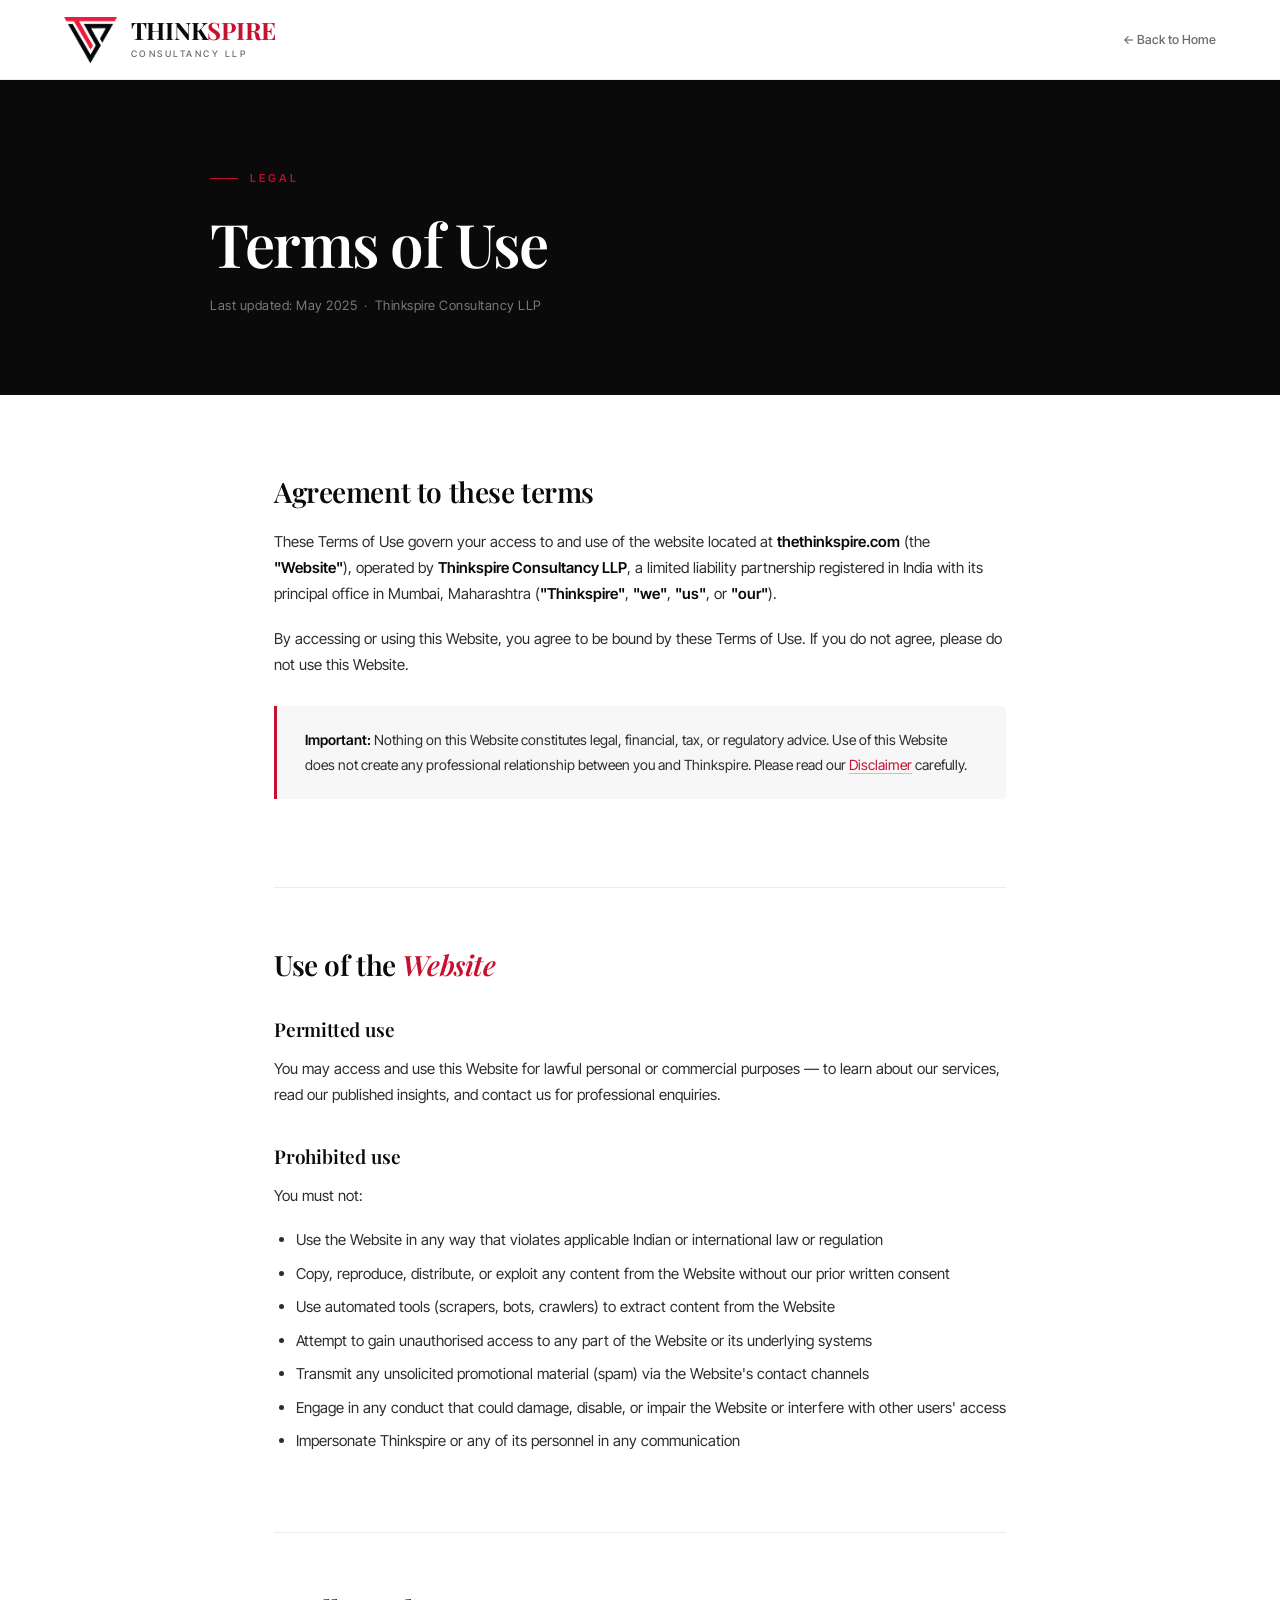
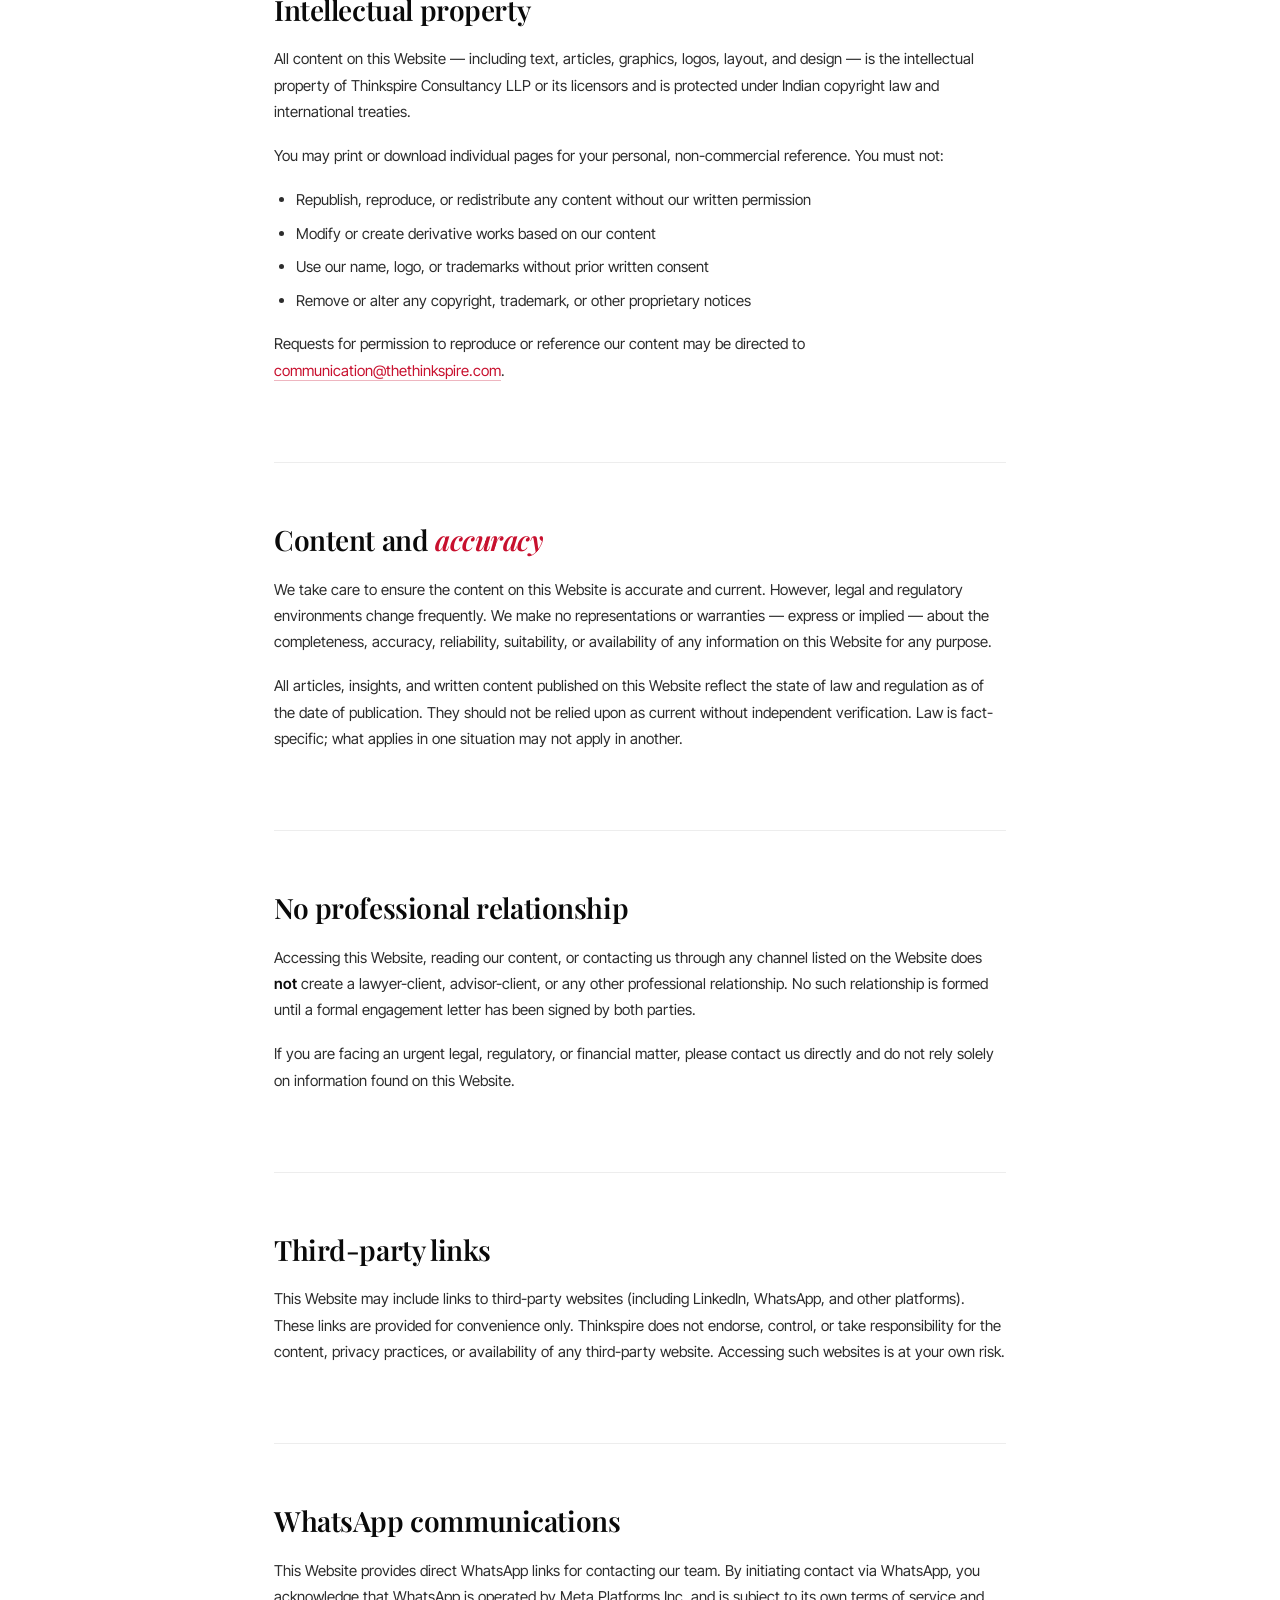
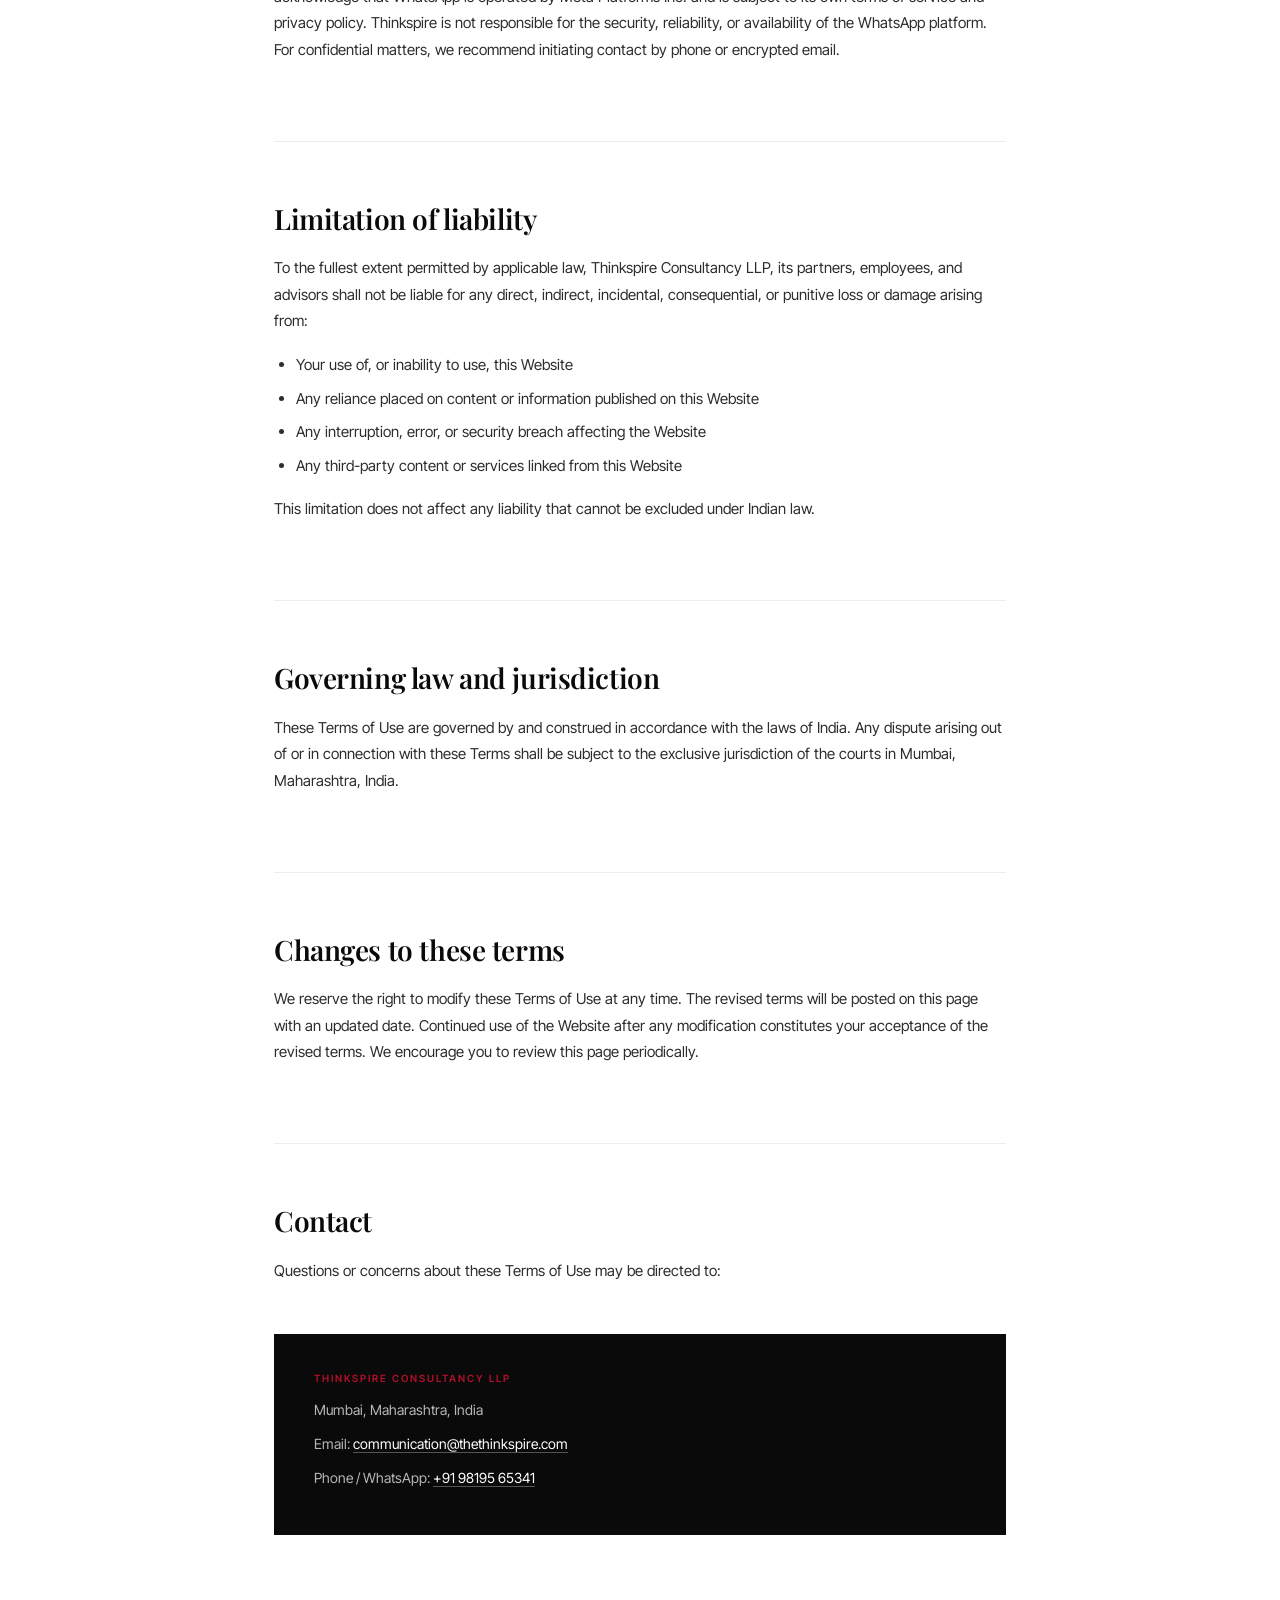
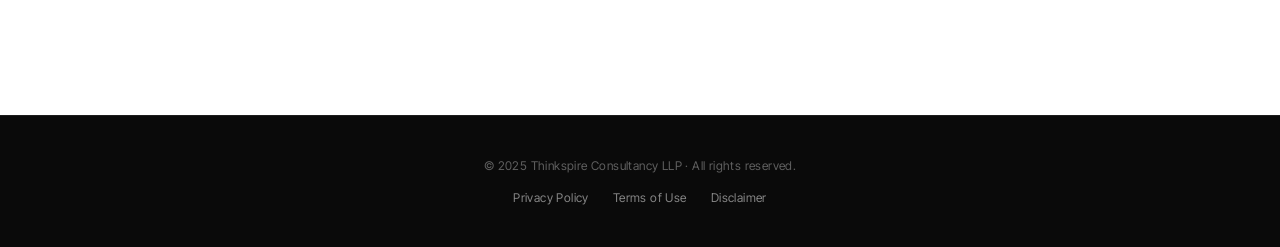
<file: terms.html>
<!DOCTYPE html>
<html lang="en">
<head>
  <meta charset="UTF-8" />
  <meta name="viewport" content="width=device-width, initial-scale=1.0" />
  <title>Terms of Use — Thinkspire Consultancy LLP</title>
  <meta name="description" content="Terms of Use for the Thinkspire Consultancy LLP website." />
  <link rel="preconnect" href="https://fonts.googleapis.com" />
  <link rel="preconnect" href="https://fonts.gstatic.com" crossorigin />
  <link href="https://fonts.googleapis.com/css2?family=Playfair+Display:ital,wght@0,400;0,500;0,600;0,700;1,400;1,600&family=Inter+Tight:wght@300;400;500;600&display=swap" rel="stylesheet" />
  <link rel="icon" type="image/png" href="ThinkSpire_New_Logo.png" />
  <style>
    *, *::before, *::after { margin: 0; padding: 0; box-sizing: border-box; }
    :root {
      --red: #C8102E; --ink: #0A0A0A; --char: #2D2D2D; --white: #FFFFFF;
      --off-white: #FAFAFA; --line: rgba(10,10,10,0.07); --line-strong: rgba(10,10,10,0.16);
      --muted: #6B6B6B; --serif: 'Playfair Display', serif; --sans: 'Inter Tight', sans-serif;
    }
    html { scroll-behavior: smooth; }
    body { font-family: var(--sans); background: var(--white); color: var(--ink); font-size: 15px; line-height: 1.6; -webkit-font-smoothing: antialiased; }
    a { color: inherit; text-decoration: none; }
    img { display: block; max-width: 100%; }

    nav {
      position: sticky; top: 0; z-index: 100;
      background: rgba(255,255,255,0.94); backdrop-filter: blur(20px);
      border-bottom: 1px solid var(--line);
      padding: 0 5%; height: 80px;
      display: flex; align-items: center; justify-content: space-between;
    }
    .nav-logo { display: flex; align-items: center; gap: 14px; }
    .nav-logo img { height: 46px; width: auto; }
    .nav-logo-text { font-family: var(--serif); font-size: 24px; font-weight: 700; color: var(--ink); letter-spacing: -0.01em; line-height: 1; }
    .nav-logo-text span { color: var(--red); }
    .nav-logo-sub { font-family: var(--sans); font-size: 9px; color: var(--muted); letter-spacing: 2.5px; text-transform: uppercase; margin-top: 5px; font-weight: 500; }
    .nav-back { font-size: 12.5px; font-weight: 500; color: var(--muted); display: flex; align-items: center; gap: 6px; transition: color 0.2s; }
    .nav-back:hover { color: var(--red); }

    .page-hero {
      background: var(--ink); color: var(--white);
      padding: 90px 5% 80px;
    }
    .page-hero-inner { max-width: 860px; margin: 0 auto; }
    .page-eyebrow {
      font-size: 11px; letter-spacing: 3px; text-transform: uppercase;
      color: rgba(200,16,46,0.9); font-weight: 600; margin-bottom: 24px;
      display: flex; align-items: center; gap: 12px;
    }
    .page-eyebrow::before { content: ''; display: block; width: 28px; height: 1px; background: var(--red); }
    .page-h1 { font-family: var(--serif); font-size: clamp(38px, 5vw, 60px); font-weight: 600; line-height: 1.05; letter-spacing: -0.025em; color: var(--white); margin-bottom: 20px; }
    .page-meta { font-size: 13px; color: rgba(255,255,255,0.45); letter-spacing: 0.5px; }

    .doc-body { max-width: 860px; margin: 0 auto; padding: 80px 5% 120px; }

    .doc-section { margin-bottom: 60px; padding-bottom: 60px; border-bottom: 1px solid var(--line); }
    .doc-section:last-child { border-bottom: none; margin-bottom: 0; }

    .doc-h2 { font-family: var(--serif); font-size: 28px; font-weight: 600; color: var(--ink); line-height: 1.2; letter-spacing: -0.015em; margin-bottom: 20px; }
    .doc-h2 em { font-style: italic; color: var(--red); }
    .doc-h3 { font-family: var(--serif); font-size: 19px; font-weight: 600; color: var(--ink); margin-top: 32px; margin-bottom: 12px; letter-spacing: -0.01em; }

    .doc-body p { font-size: 15px; color: var(--char); line-height: 1.75; margin-bottom: 18px; }
    .doc-body ul, .doc-body ol { padding-left: 22px; margin-bottom: 18px; }
    .doc-body li { font-size: 15px; color: var(--char); line-height: 1.7; margin-bottom: 8px; }
    .doc-body strong { color: var(--ink); font-weight: 600; }
    .doc-body a { color: var(--red); border-bottom: 1px solid rgba(200,16,46,0.3); transition: border-color 0.2s; }
    .doc-body a:hover { border-color: var(--red); }

    .highlight-box {
      background: #F7F7F7; border-left: 3px solid var(--red);
      padding: 22px 28px; margin: 28px 0; border-radius: 0 4px 4px 0;
    }
    .highlight-box p { margin-bottom: 0; font-size: 14px; }

    .contact-block {
      background: var(--ink); color: var(--white);
      padding: 36px 40px; margin-top: 50px;
    }
    .contact-block .label { font-size: 10px; letter-spacing: 2px; text-transform: uppercase; color: rgba(200,16,46,0.9); font-weight: 600; margin-bottom: 12px; }
    .contact-block p { color: rgba(255,255,255,0.7); font-size: 14px; line-height: 1.7; margin-bottom: 10px; }
    .contact-block a { color: var(--white); border-bottom: 1px solid rgba(255,255,255,0.3); }

    footer {
      background: var(--ink); color: var(--white);
      padding: 40px 5%;
      border-top: 1px solid rgba(255,255,255,0.08);
      text-align: center;
      font-size: 12px;
      color: rgba(255,255,255,0.35);
      letter-spacing: 0.4px;
    }
    footer a { color: rgba(255,255,255,0.5); transition: color 0.2s; }
    footer a:hover { color: var(--white); }
    footer .footer-links { display: flex; justify-content: center; gap: 24px; margin-top: 12px; flex-wrap: wrap; }

    @media (max-width: 760px) {
      .page-hero { padding: 60px 5% 50px; }
      .doc-body { padding: 50px 5% 80px; }
      .contact-block { padding: 28px 24px; }
    }
  </style>
</head>
<body>

  <nav>
    <a href="index.html" class="nav-logo">
      <img src="ThinkSpire_New_Logo.png" alt="Thinkspire" />
      <div>
        <div class="nav-logo-text">THINK<span>SPIRE</span></div>
        <div class="nav-logo-sub">Consultancy LLP</div>
      </div>
    </a>
    <a href="index.html" class="nav-back">← Back to Home</a>
  </nav>

  <div class="page-hero">
    <div class="page-hero-inner">
      <div class="page-eyebrow">Legal</div>
      <h1 class="page-h1">Terms of Use</h1>
      <p class="page-meta">Last updated: May 2025 &nbsp;·&nbsp; Thinkspire Consultancy LLP</p>
    </div>
  </div>

  <div class="doc-body">

    <div class="doc-section">
      <h2 class="doc-h2">Agreement to these terms</h2>
      <p>These Terms of Use govern your access to and use of the website located at <strong>thethinkspire.com</strong> (the <strong>"Website"</strong>), operated by <strong>Thinkspire Consultancy LLP</strong>, a limited liability partnership registered in India with its principal office in Mumbai, Maharashtra (<strong>"Thinkspire"</strong>, <strong>"we"</strong>, <strong>"us"</strong>, or <strong>"our"</strong>).</p>
      <p>By accessing or using this Website, you agree to be bound by these Terms of Use. If you do not agree, please do not use this Website.</p>
      <div class="highlight-box">
        <p><strong>Important:</strong> Nothing on this Website constitutes legal, financial, tax, or regulatory advice. Use of this Website does not create any professional relationship between you and Thinkspire. Please read our <a href="disclaimer.html">Disclaimer</a> carefully.</p>
      </div>
    </div>

    <div class="doc-section">
      <h2 class="doc-h2">Use of the <em>Website</em></h2>
      <h3 class="doc-h3">Permitted use</h3>
      <p>You may access and use this Website for lawful personal or commercial purposes — to learn about our services, read our published insights, and contact us for professional enquiries.</p>
      <h3 class="doc-h3">Prohibited use</h3>
      <p>You must not:</p>
      <ul>
        <li>Use the Website in any way that violates applicable Indian or international law or regulation</li>
        <li>Copy, reproduce, distribute, or exploit any content from the Website without our prior written consent</li>
        <li>Use automated tools (scrapers, bots, crawlers) to extract content from the Website</li>
        <li>Attempt to gain unauthorised access to any part of the Website or its underlying systems</li>
        <li>Transmit any unsolicited promotional material (spam) via the Website's contact channels</li>
        <li>Engage in any conduct that could damage, disable, or impair the Website or interfere with other users' access</li>
        <li>Impersonate Thinkspire or any of its personnel in any communication</li>
      </ul>
    </div>

    <div class="doc-section">
      <h2 class="doc-h2">Intellectual property</h2>
      <p>All content on this Website — including text, articles, graphics, logos, layout, and design — is the intellectual property of Thinkspire Consultancy LLP or its licensors and is protected under Indian copyright law and international treaties.</p>
      <p>You may print or download individual pages for your personal, non-commercial reference. You must not:</p>
      <ul>
        <li>Republish, reproduce, or redistribute any content without our written permission</li>
        <li>Modify or create derivative works based on our content</li>
        <li>Use our name, logo, or trademarks without prior written consent</li>
        <li>Remove or alter any copyright, trademark, or other proprietary notices</li>
      </ul>
      <p>Requests for permission to reproduce or reference our content may be directed to <a href="mailto:communication@thethinkspire.com">communication@thethinkspire.com</a>.</p>
    </div>

    <div class="doc-section">
      <h2 class="doc-h2">Content and <em>accuracy</em></h2>
      <p>We take care to ensure the content on this Website is accurate and current. However, legal and regulatory environments change frequently. We make no representations or warranties — express or implied — about the completeness, accuracy, reliability, suitability, or availability of any information on this Website for any purpose.</p>
      <p>All articles, insights, and written content published on this Website reflect the state of law and regulation as of the date of publication. They should not be relied upon as current without independent verification. Law is fact-specific; what applies in one situation may not apply in another.</p>
    </div>

    <div class="doc-section">
      <h2 class="doc-h2">No professional relationship</h2>
      <p>Accessing this Website, reading our content, or contacting us through any channel listed on the Website does <strong>not</strong> create a lawyer-client, advisor-client, or any other professional relationship. No such relationship is formed until a formal engagement letter has been signed by both parties.</p>
      <p>If you are facing an urgent legal, regulatory, or financial matter, please contact us directly and do not rely solely on information found on this Website.</p>
    </div>

    <div class="doc-section">
      <h2 class="doc-h2">Third-party links</h2>
      <p>This Website may include links to third-party websites (including LinkedIn, WhatsApp, and other platforms). These links are provided for convenience only. Thinkspire does not endorse, control, or take responsibility for the content, privacy practices, or availability of any third-party website. Accessing such websites is at your own risk.</p>
    </div>

    <div class="doc-section">
      <h2 class="doc-h2">WhatsApp communications</h2>
      <p>This Website provides direct WhatsApp links for contacting our team. By initiating contact via WhatsApp, you acknowledge that WhatsApp is operated by Meta Platforms Inc. and is subject to its own terms of service and privacy policy. Thinkspire is not responsible for the security, reliability, or availability of the WhatsApp platform. For confidential matters, we recommend initiating contact by phone or encrypted email.</p>
    </div>

    <div class="doc-section">
      <h2 class="doc-h2">Limitation of liability</h2>
      <p>To the fullest extent permitted by applicable law, Thinkspire Consultancy LLP, its partners, employees, and advisors shall not be liable for any direct, indirect, incidental, consequential, or punitive loss or damage arising from:</p>
      <ul>
        <li>Your use of, or inability to use, this Website</li>
        <li>Any reliance placed on content or information published on this Website</li>
        <li>Any interruption, error, or security breach affecting the Website</li>
        <li>Any third-party content or services linked from this Website</li>
      </ul>
      <p>This limitation does not affect any liability that cannot be excluded under Indian law.</p>
    </div>

    <div class="doc-section">
      <h2 class="doc-h2">Governing law and jurisdiction</h2>
      <p>These Terms of Use are governed by and construed in accordance with the laws of India. Any dispute arising out of or in connection with these Terms shall be subject to the exclusive jurisdiction of the courts in Mumbai, Maharashtra, India.</p>
    </div>

    <div class="doc-section">
      <h2 class="doc-h2">Changes to these terms</h2>
      <p>We reserve the right to modify these Terms of Use at any time. The revised terms will be posted on this page with an updated date. Continued use of the Website after any modification constitutes your acceptance of the revised terms. We encourage you to review this page periodically.</p>
    </div>

    <div class="doc-section">
      <h2 class="doc-h2">Contact</h2>
      <p>Questions or concerns about these Terms of Use may be directed to:</p>
      <div class="contact-block">
        <div class="label">Thinkspire Consultancy LLP</div>
        <p>Mumbai, Maharashtra, India</p>
        <p>Email: <a href="mailto:communication@thethinkspire.com">communication@thethinkspire.com</a></p>
        <p>Phone / WhatsApp: <a href="https://wa.me/919819565341">+91 98195 65341</a></p>
      </div>
    </div>

  </div>

  <footer>
    <span>© 2025 Thinkspire Consultancy LLP · All rights reserved.</span>
    <div class="footer-links">
      <a href="privacy-policy.html">Privacy Policy</a>
      <a href="terms.html">Terms of Use</a>
      <a href="disclaimer.html">Disclaimer</a>
    </div>
  </footer>

</body>
</html>
</file>
<file: mandatiq/css/style.css>
/* ══════════════════════════════════════════════════
   Mandatiq — Marketing Site Styles
   Brand: Indigo #6366F1 → Violet #8B5CF6
   Bg: Dark navy hsl(225,15%,11%)
   Font: Space Grotesk + Inter + Space Mono
   ══════════════════════════════════════════════════ */

:root {
  --bg:        #12172B;
  --bg2:       #181E33;
  --bg3:       #1E2540;
  --bg-light:  #F5F7FF;
  --bgc-light: #FFFFFF;
  --pri:       #6366F1;
  --pri2:      #818CF8;
  --purple:    #8B5CF6;
  --grad:      linear-gradient(135deg, #6366F1 0%, #8B5CF6 100%);
  --grad-text: linear-gradient(135deg, #818CF8 0%, #A78BFA 100%);
  --white:     #FFFFFF;
  --text:      #E2E8F8;
  --muted:     #64748B;
  --muted2:    #94A3B8;
  --lt:        #0F172A;
  --lt2:       #334155;
  --bd:        rgba(255,255,255,0.07);
  --bd-pri:    rgba(99,102,241,0.3);
  --r:         12px;
  --r2:        20px;
  --shadow:    0 4px 32px rgba(0,0,0,0.4);
}

/* ── RESET ── */
*{margin:0;padding:0;box-sizing:border-box}
html{scroll-behavior:smooth;font-size:16px}
body{font-family:'Inter',system-ui,sans-serif;background:var(--bg);color:var(--text);
  line-height:1.6;-webkit-font-smoothing:antialiased;overflow-x:hidden}
img{max-width:100%;height:auto}
a{text-decoration:none;color:inherit}

/* ── TYPOGRAPHY ── */
h1,h2,h3,h4{font-family:'Space Grotesk',sans-serif;letter-spacing:-.025em;line-height:1.1}
h1{font-size:clamp(2.6rem,6vw,5rem);font-weight:800}
h2{font-size:clamp(1.8rem,3.5vw,2.8rem);font-weight:700}
h3{font-size:1.1rem;font-weight:600}
.mono{font-family:'Space Mono',monospace;font-variant-numeric:tabular-nums}

/* ── GRID BG (matches app) ── */
.grid-bg{
  background-image:
    linear-gradient(rgba(255,255,255,.025) 1px, transparent 1px),
    linear-gradient(90deg,rgba(255,255,255,.025) 1px, transparent 1px);
  background-size:32px 32px
}

/* ── UTILITIES ── */
.mx{max-width:1140px;margin:0 auto}
.sec{padding:6rem 6%}
.grad-text{background:var(--grad-text);-webkit-background-clip:text;-webkit-text-fill-color:transparent;background-clip:text}
.tag{display:inline-flex;align-items:center;gap:8px;font-size:.73rem;font-weight:600;
  letter-spacing:.08em;text-transform:uppercase;color:var(--pri2);
  background:rgba(99,102,241,.1);border:1px solid var(--bd-pri);
  padding:5px 14px;border-radius:20px;margin-bottom:1rem}
.tag .dot{width:7px;height:7px;background:var(--pri);border-radius:50%;
  animation:pulse 2s ease-in-out infinite}
@keyframes pulse{0%,100%{opacity:1;transform:scale(1)}50%{opacity:.4;transform:scale(.8)}}
.sec-label{display:inline-flex;align-items:center;gap:10px;font-size:.72rem;font-weight:600;
  letter-spacing:.1em;text-transform:uppercase;color:var(--pri2);margin-bottom:.875rem}
.sec-label::before{content:'';width:20px;height:2px;background:var(--grad);border-radius:2px}

/* ── BUTTONS ── */
.btn{display:inline-flex;align-items:center;gap:8px;font-weight:600;border-radius:9px;
  cursor:pointer;border:none;transition:all .2s;text-decoration:none;white-space:nowrap}
.btn-pri{background:var(--grad);color:#fff;padding:12px 26px;font-size:.9rem;
  box-shadow:0 4px 20px rgba(99,102,241,.3)}
.btn-pri:hover{transform:translateY(-2px);box-shadow:0 8px 28px rgba(99,102,241,.45)}
.btn-pri svg{transition:transform .2s}
.btn-pri:hover svg{transform:translateX(3px)}
.btn-ghost{background:transparent;color:var(--muted2);border:1px solid var(--bd);
  padding:12px 24px;font-size:.9rem}
.btn-ghost:hover{border-color:var(--bd-pri);color:var(--pri2)}
.btn-lg{padding:15px 34px;font-size:1rem;border-radius:11px}
.btn-sm{padding:8px 18px;font-size:.82rem;border-radius:7px}

/* ══ NAV ══ */
#nav{position:fixed;top:0;left:0;right:0;z-index:500;height:64px;
  display:flex;align-items:center;justify-content:space-between;padding:0 6%;
  background:rgba(18,23,43,.8);backdrop-filter:blur(20px) saturate(1.5);
  border-bottom:1px solid var(--bd);transition:background .3s}
#nav.scrolled{background:rgba(18,23,43,.97)}
.nav-logo{display:flex;align-items:center;gap:10px}
.nav-mark{width:34px;height:28px}
.nav-word{font-family:'Space Grotesk',sans-serif;font-size:1.25rem;font-weight:700;color:#fff}
.nav-links{display:flex;gap:2rem;list-style:none}
.nav-links a{color:var(--muted);font-size:.875rem;font-weight:500;transition:color .2s;padding:4px 0}
.nav-links a:hover{color:#fff}
.nav-r{display:flex;align-items:center;gap:.875rem}
.ts-badge{font-size:.72rem;color:var(--muted);border:1px solid var(--bd);
  padding:4px 12px;border-radius:20px;letter-spacing:.02em}
.hamburger{display:none;flex-direction:column;gap:5px;cursor:pointer;padding:4px}
.hamburger span{width:22px;height:2px;background:var(--muted2);border-radius:2px;transition:all .3s}

/* ══ HERO ══ */
.hero{min-height:100vh;display:flex;flex-direction:column;align-items:center;
  justify-content:center;padding:100px 6% 60px;position:relative;overflow:hidden}
.hero-glow{position:absolute;inset:0;
  background:
    radial-gradient(ellipse 80% 60% at 50% -10%,rgba(99,102,241,.15) 0%,transparent 60%),
    radial-gradient(ellipse 50% 40% at 90% 90%,rgba(139,92,246,.08) 0%,transparent 55%),
    var(--bg)}
.hero-inner{position:relative;width:100%;max-width:1140px;margin:0 auto;
  display:grid;grid-template-columns:1fr 1.1fr;gap:4rem;align-items:center}
.hero-text{z-index:1}
.hero-eyebrow{display:inline-flex;align-items:center;gap:10px;
  background:rgba(99,102,241,.1);border:1px solid var(--bd-pri);
  color:var(--pri2);font-size:.76rem;font-weight:600;letter-spacing:.07em;
  text-transform:uppercase;padding:6px 14px;border-radius:20px;margin-bottom:1.75rem}
.hero-h1{color:#fff;margin-bottom:1.5rem;line-height:1.07}
.hero-sub{font-size:1.1rem;color:var(--muted2);max-width:500px;line-height:1.8;margin-bottom:2.5rem}
.hero-ctas{display:flex;gap:1rem;flex-wrap:wrap;margin-bottom:3rem}
.hero-trust{display:flex;align-items:center;gap:1.5rem;flex-wrap:wrap}
.trust-item{display:flex;align-items:center;gap:7px;font-size:.8rem;color:var(--muted);font-weight:500}
.trust-item svg{color:var(--pri2);flex-shrink:0}
.hero-visual{position:relative}
.hero-visual::before{content:'';position:absolute;inset:-20px;
  background:radial-gradient(ellipse 80% 80% at center,rgba(99,102,241,.12) 0%,transparent 70%);
  border-radius:24px;pointer-events:none}

/* ══ TICKER ══ */
.ticker{background:var(--bg2);border-top:1px solid var(--bd);border-bottom:1px solid var(--bd);
  padding:.875rem 0;overflow:hidden}
.ticker-inner{display:flex;align-items:center;gap:0;white-space:nowrap;
  animation:ticker-scroll 40s linear infinite}
@keyframes ticker-scroll{from{transform:translateX(0)}to{transform:translateX(-50%)}}
.ticker-item{display:inline-flex;align-items:center;gap:8px;padding:0 2.5rem;
  font-size:.8rem;font-weight:500;color:var(--muted2)}
.ticker-item svg{color:var(--pri);flex-shrink:0}
.ticker-sep{width:4px;height:4px;background:var(--pri);border-radius:50%;opacity:.4;margin:0 .5rem}

/* ══ PAIN SECTION ══ */
.pain{background:var(--bg)}
.pain-grid{display:grid;grid-template-columns:1fr 1fr;gap:5rem;align-items:center}
.pain-stat{font-family:'Space Mono',monospace;font-size:3rem;font-weight:700;
  background:var(--grad-text);-webkit-background-clip:text;-webkit-text-fill-color:transparent;
  background-clip:text;line-height:1;margin-bottom:.5rem}
.pain-quote{font-size:1.05rem;color:var(--text);margin-bottom:2rem;font-style:italic;
  border-left:3px solid var(--pri);padding-left:1.25rem;line-height:1.7}
.pain-items{display:flex;flex-direction:column;gap:.875rem}
.pain-item{display:flex;align-items:flex-start;gap:12px;padding:1rem 1.25rem;
  background:var(--bg2);border:1px solid var(--bd);border-radius:var(--r);
  font-size:.9rem;color:var(--text);line-height:1.6;transition:border-color .2s}
.pain-item:hover{border-color:rgba(239,68,68,.3)}
.x-icon{width:18px;height:18px;color:#F87171;flex-shrink:0;margin-top:2px}

/* ══ FEATURE SHOWCASE ══ */
.feat-show{background:var(--bg)}
.feat-show.alt{background:var(--bg2)}
.fs-grid{display:grid;grid-template-columns:1fr 1fr;gap:5rem;align-items:center}
.fs-grid.rev{direction:rtl}
.fs-grid.rev>*{direction:ltr}
.fs-text{}
.fs-text h2{color:#fff;margin-bottom:1rem}
.fs-text p{color:var(--muted2);font-size:1rem;line-height:1.8;margin-bottom:1.5rem}
.fs-points{display:flex;flex-direction:column;gap:.75rem}
.fs-point{display:flex;align-items:center;gap:10px;font-size:.9rem;color:var(--text)}
.fs-point svg{color:var(--pri);flex-shrink:0;width:16px;height:16px}

/* ══ FULL FEATURES GRID ══ */
.features-all{background:var(--bg-light)}
.fa-head{text-align:center;margin-bottom:3.5rem}
.fa-head h2{color:var(--lt)}
.fa-head p{color:var(--lt2);margin:.875rem auto 0;max-width:520px;font-size:1.02rem}
.fa-grid{display:grid;grid-template-columns:repeat(3,1fr);gap:1.5rem;max-width:1140px;margin:0 auto}
.fac{background:var(--bgc-light);border:1px solid #E2E8F0;border-radius:var(--r);
  padding:1.875rem;transition:all .25s;position:relative;overflow:hidden}
.fac::before{content:'';position:absolute;top:0;left:0;right:0;height:3px;
  background:var(--grad);transform:scaleX(0);transform-origin:left;transition:transform .3s}
.fac:hover{transform:translateY(-4px);box-shadow:0 20px 60px rgba(0,0,0,.1)}
.fac:hover::before{transform:scaleX(1)}
.fac-icon{width:44px;height:44px;background:rgba(99,102,241,.1);border:1px solid rgba(99,102,241,.2);
  border-radius:10px;display:flex;align-items:center;justify-content:center;
  margin-bottom:1.25rem;color:var(--pri)}
.fac h3{font-size:.97rem;color:var(--lt);margin-bottom:.5rem}
.fac p{font-size:.875rem;color:var(--lt2);line-height:1.65}

/* ══ HOW IT WORKS ══ */
.hiw{background:var(--bg);text-align:center}
.hiw-head{margin-bottom:4rem}
.hiw-steps{display:grid;grid-template-columns:repeat(4,1fr);gap:0;position:relative;max-width:1140px;margin:0 auto}
.hiw-steps::before{content:'';position:absolute;top:27px;left:12.5%;right:12.5%;height:1px;
  background:linear-gradient(90deg,var(--pri),rgba(139,92,246,.2));z-index:0}
.hiw-step{position:relative;z-index:1;padding:0 1rem}
.hiw-num{width:54px;height:54px;border-radius:50%;background:var(--bg2);
  border:2px solid var(--pri);display:flex;align-items:center;justify-content:center;
  font-family:'Space Mono',monospace;font-weight:700;font-size:.95rem;color:var(--pri);
  margin:0 auto 1.5rem}
.hiw-step h3{color:#fff;margin-bottom:.625rem;font-size:.95rem}
.hiw-step p{font-size:.84rem;color:var(--muted);line-height:1.65}

/* ══ COMPLIANCE ══ */
.compliance-sec{background:var(--bg2)}
.comp-grid{display:grid;grid-template-columns:1fr 1fr;gap:5rem;align-items:start}
.comp-left h2{color:#fff;margin-bottom:1rem}
.comp-left p{color:var(--muted2);font-size:1rem;line-height:1.8;margin-bottom:2rem}
.comp-checks{display:flex;flex-direction:column;gap:.875rem}
.comp-check{display:flex;align-items:flex-start;gap:12px;font-size:.9rem;color:var(--text);line-height:1.6}
.comp-check svg{color:var(--pri);flex-shrink:0;margin-top:3px;width:16px;height:16px}
.cal-card{background:var(--bg3);border:1px solid var(--bd);border-radius:var(--r2);
  padding:1.5rem;overflow:hidden}
.cal-title{font-size:.72rem;font-weight:600;letter-spacing:.1em;text-transform:uppercase;
  color:var(--pri2);padding-bottom:.875rem;border-bottom:1px solid var(--bd);margin-bottom:.25rem;
  font-family:'Space Mono',monospace}
.ms-row{display:flex;align-items:center;gap:.875rem;padding:.75rem 0;border-bottom:1px solid rgba(255,255,255,.04)}
.ms-row:last-child{border-bottom:none}
.ms-dot{width:10px;height:10px;border-radius:50%;flex-shrink:0}
.ms-name{flex:1;font-size:.87rem;color:var(--text)}
.ms-chip{font-size:.7rem;background:var(--bg2);color:var(--muted);
  padding:2px 9px;border-radius:5px;font-family:'Space Mono',monospace}

/* ══ FOR WHO ══ */
.forw{background:var(--bg-light)}
.forw-head{text-align:center;margin-bottom:3.5rem}
.forw-head h2{color:var(--lt)}
.forw-head p{color:var(--lt2);margin:.875rem auto 0;max-width:520px;font-size:1.02rem}
.who-cards{display:grid;grid-template-columns:repeat(3,1fr);gap:1.5rem;max-width:1140px;margin:0 auto}
.who-card{background:var(--bgc-light);border:1px solid #E2E8F0;border-radius:var(--r2);padding:2rem}
.who-icon{width:54px;height:54px;border-radius:13px;
  background:linear-gradient(135deg,#1E1B4B,#2D1F6E);
  display:flex;align-items:center;justify-content:center;margin-bottom:1.25rem}
.who-card h3{color:var(--lt);margin-bottom:.5rem}
.who-card p{color:var(--lt2);font-size:.875rem;line-height:1.65}

/* ══ FAQ ══ */
.faq-sec{background:var(--bg)}
.faq-grid{display:grid;grid-template-columns:1fr 2fr;gap:5rem;align-items:start;max-width:1140px;margin:0 auto}
.faq-left h2{color:#fff;margin-bottom:1rem}
.faq-left p{color:var(--muted2);font-size:1rem;line-height:1.8}
.faq-list{display:flex;flex-direction:column;gap:.75rem}
.faq-item{background:var(--bg2);border:1px solid var(--bd);border-radius:var(--r);overflow:hidden;
  transition:border-color .2s}
.faq-item.open{border-color:var(--bd-pri)}
.faq-q{display:flex;align-items:center;justify-content:space-between;gap:1rem;
  padding:1.125rem 1.375rem;cursor:pointer;font-weight:600;font-size:.92rem;color:var(--text)}
.faq-icon{width:22px;height:22px;background:rgba(99,102,241,.15);border-radius:50%;
  display:flex;align-items:center;justify-content:center;flex-shrink:0;
  color:var(--pri2);transition:transform .3s,background .2s}
.faq-item.open .faq-icon{transform:rotate(45deg);background:var(--pri)}
.faq-a{max-height:0;overflow:hidden;transition:max-height .35s ease,padding .35s ease}
.faq-a-inner{padding:0 1.375rem 1.25rem;font-size:.9rem;color:var(--muted2);line-height:1.75;
  border-top:1px solid var(--bd)}

/* ══ CTA SECTION ══ */
.cta-final{background:var(--bg);padding:5rem 6%}
.cta-box{max-width:760px;margin:0 auto;text-align:center;
  background:var(--bg2);border:1px solid var(--bd-pri);
  border-radius:24px;padding:5rem 4rem;position:relative;overflow:hidden}
.cta-box::before{content:'';position:absolute;top:0;left:0;right:0;bottom:0;
  background:radial-gradient(ellipse 60% 40% at 50% 0%,rgba(99,102,241,.12) 0%,transparent 60%);
  pointer-events:none}
.cta-box h2{color:#fff;margin-bottom:1rem;position:relative}
.cta-box>p{color:var(--muted2);font-size:1.05rem;margin-bottom:2.5rem;position:relative;max-width:480px;margin-left:auto;margin-right:auto}
.cta-btns{display:flex;gap:1rem;justify-content:center;flex-wrap:wrap;position:relative}
.cta-sub{margin-top:1.5rem;font-size:.8rem;color:var(--muted);position:relative}
.cta-sub a{color:var(--pri2)}

/* ══ FOOTER ══ */
footer{background:var(--bg2);border-top:1px solid var(--bd);padding:4rem 6% 2rem}
.ft-top{max-width:1140px;margin:0 auto;display:grid;
  grid-template-columns:1.5fr 1fr 1fr 1fr;gap:3rem;padding-bottom:3rem;border-bottom:1px solid var(--bd)}
.ft-brand-col .ft-logo{display:flex;align-items:center;gap:10px;margin-bottom:.875rem}
.ft-word{font-family:'Space Grotesk',sans-serif;font-size:1.2rem;font-weight:700;color:#fff}
.ft-desc{font-size:.875rem;color:var(--muted);line-height:1.7;max-width:240px;margin-bottom:1.25rem}
.ft-ts{font-size:.78rem;color:var(--muted);border:1px solid var(--bd);
  display:inline-block;padding:4px 12px;border-radius:6px}
.ft-ts strong{color:var(--pri2)}
.ft-col h4{font-family:'Space Grotesk',sans-serif;font-size:.82rem;font-weight:600;
  letter-spacing:.07em;text-transform:uppercase;color:var(--muted2);margin-bottom:1rem}
.ft-col ul{list-style:none;display:flex;flex-direction:column;gap:.625rem}
.ft-col ul a{font-size:.875rem;color:var(--muted);transition:color .2s}
.ft-col ul a:hover{color:var(--pri2)}
.ft-bot{max-width:1140px;margin:1.5rem auto 0;
  display:flex;align-items:center;justify-content:space-between;flex-wrap:wrap;gap:1rem}
.ft-copy,.ft-legal{font-size:.78rem;color:var(--muted)}
.ft-legal a{color:var(--muted);transition:color .2s}
.ft-legal a:hover{color:var(--pri2)}

/* ══ PLATFORM SCREENSHOTS (CSS Mockups) ══ */
.ss-wrap{border-radius:16px;overflow:hidden;border:1px solid var(--bd);
  box-shadow:0 32px 80px rgba(0,0,0,.5);background:var(--bg3);position:relative}
.ss-wrap::after{content:'';position:absolute;inset:0;border-radius:16px;
  box-shadow:inset 0 0 0 1px rgba(255,255,255,.06);pointer-events:none}
.ss-chrome{height:40px;background:#1A1F35;display:flex;align-items:center;
  padding:0 14px;gap:12px;border-bottom:1px solid rgba(255,255,255,.06)}
.ss-dots{display:flex;gap:6px}
.ss-dots span{width:11px;height:11px;border-radius:50%}
.ss-dots span:nth-child(1){background:#FF5F57}
.ss-dots span:nth-child(2){background:#FEBC2E}
.ss-dots span:nth-child(3){background:#28C840}
.ss-urlbar{flex:1;background:rgba(255,255,255,.06);border-radius:6px;
  height:22px;display:flex;align-items:center;padding:0 10px;
  font-family:'Space Mono',monospace;font-size:.65rem;color:var(--muted);max-width:320px;margin:0 auto}
.ss-body{display:grid;grid-template-columns:200px 1fr;min-height:380px}
.ss-sidebar{background:#0F1320;padding:1rem 0;border-right:1px solid rgba(255,255,255,.06)}
.ss-s-logo{display:flex;align-items:center;gap:8px;padding:0 1rem 1rem;border-bottom:1px solid rgba(255,255,255,.06);margin-bottom:.75rem}
.ss-s-m{width:28px;height:28px;background:var(--grad);border-radius:7px;
  display:flex;align-items:center;justify-content:center;font-family:'Space Grotesk',sans-serif;
  font-size:.85rem;font-weight:800;color:#fff}
.ss-s-name{font-family:'Space Grotesk',sans-serif;font-size:.9rem;font-weight:700;color:#fff}
.ss-nav-item{display:flex;align-items:center;gap:8px;padding:.5rem 1rem;
  font-size:.78rem;color:rgba(255,255,255,.45);transition:all .2s;cursor:pointer;margin:1px 0;border-radius:0}
.ss-nav-item.active{background:rgba(99,102,241,.15);color:var(--pri2);border-right:2px solid var(--pri)}
.ss-nav-item svg{width:14px;height:14px;flex-shrink:0}
.ss-main{padding:1.25rem;overflow:hidden;background:hsl(225,15%,11%)}
.ss-topbar{display:flex;align-items:center;justify-content:space-between;margin-bottom:1rem}
.ss-page-title{font-family:'Space Grotesk',sans-serif;font-size:.95rem;font-weight:700;color:#fff}
.ss-btn-sm{background:var(--grad);color:#fff;font-size:.68rem;font-weight:600;
  padding:5px 12px;border-radius:6px;display:inline-block}
.ss-stats{display:grid;grid-template-columns:repeat(3,1fr);gap:.75rem;margin-bottom:1rem}
.ss-stat{background:var(--bg2);border:1px solid var(--bd);border-radius:10px;padding:.875rem;text-align:center}
.ss-stat-val{font-family:'Space Mono',monospace;font-size:1.1rem;font-weight:700;
  background:var(--grad-text);-webkit-background-clip:text;-webkit-text-fill-color:transparent;background-clip:text}
.ss-stat-lbl{font-size:.65rem;color:var(--muted);margin-top:2px}
.ss-deals{display:flex;flex-direction:column;gap:.5rem}
.ss-deal{background:var(--bg2);border:1px solid var(--bd);border-radius:8px;
  padding:.625rem .875rem;display:flex;align-items:center;justify-content:space-between}
.ss-deal-name{font-size:.75rem;font-weight:600;color:#fff}
.ss-deal-sub{font-size:.62rem;color:var(--muted);margin-top:1px}
.ss-badge{font-size:.6rem;font-weight:600;padding:2px 7px;border-radius:20px}
.badge-active{background:rgba(34,197,94,.15);color:#4ADE80}
.badge-filed{background:rgba(99,102,241,.15);color:var(--pri2)}
.badge-diligence{background:rgba(251,146,60,.15);color:#FB923C}
/* Deal detail mockup */
.ss-phase-list{display:flex;flex-direction:column;gap:.5rem}
.ss-phase{background:var(--bg2);border:1px solid var(--bd);border-radius:8px;padding:.75rem}
.ss-phase-hd{display:flex;align-items:center;justify-content:space-between;margin-bottom:.375rem}
.ss-phase-name{font-size:.75rem;font-weight:600;color:#fff}
.ss-phase-prog{height:4px;background:rgba(255,255,255,.08);border-radius:2px;overflow:hidden}
.ss-phase-fill{height:100%;border-radius:2px;background:var(--grad)}
.ss-docs{display:flex;gap:4px;margin-top:.375rem;flex-wrap:wrap}
.ss-doc{font-size:.6rem;background:rgba(255,255,255,.06);color:var(--muted);
  padding:2px 7px;border-radius:4px}
.ss-doc.done{background:rgba(34,197,94,.1);color:#4ADE80}
/* Calendar mockup */
.ss-cal{display:flex;flex-direction:column;gap:.5rem}
.ss-cal-row{display:flex;align-items:center;gap:.75rem;padding:.5rem;
  background:var(--bg2);border-radius:8px;border:1px solid var(--bd)}
.ss-cal-dot{width:8px;height:8px;border-radius:50%;flex-shrink:0}
.ss-cal-name{flex:1;font-size:.72rem;color:var(--text)}
.ss-cal-date{font-family:'Space Mono',monospace;font-size:.65rem;color:var(--muted)}
/* Portal mockup */
.ss-portal-prog{background:var(--bg2);border-radius:10px;padding:1rem;margin-bottom:.75rem;
  border:1px solid var(--bd)}
.ss-prog-label{font-size:.72rem;color:var(--muted);margin-bottom:.5rem;
  display:flex;justify-content:space-between}
.ss-prog-bar{height:8px;background:rgba(255,255,255,.08);border-radius:4px;overflow:hidden}
.ss-prog-fill{height:100%;border-radius:4px;background:var(--grad)}
.ss-next-action{background:rgba(99,102,241,.1);border:1px solid var(--bd-pri);
  border-radius:8px;padding:.875rem;margin-bottom:.75rem}
.ss-na-label{font-size:.65rem;color:var(--pri2);font-weight:600;letter-spacing:.06em;
  text-transform:uppercase;margin-bottom:.25rem}
.ss-na-text{font-size:.78rem;color:#fff;font-weight:600}

/* ══ ANIMATIONS ══ */
.fu{opacity:0;transform:translateY(28px);transition:opacity .65s ease,transform .65s ease}
.fu.in{opacity:1;transform:translateY(0)}
.fu-d1{transition-delay:.1s}
.fu-d2{transition-delay:.2s}
.fu-d3{transition-delay:.3s}
.fu-d4{transition-delay:.4s}
.fu-d5{transition-delay:.5s}

/* ══ RESPONSIVE ══ */
@media(max-width:1024px){
  .hero-inner{grid-template-columns:1fr;text-align:center}
  .hero-text{max-width:680px;margin:0 auto}
  .hero-sub{margin-left:auto;margin-right:auto}
  .hero-ctas{justify-content:center}
  .hero-trust{justify-content:center}
  .hero-visual{order:-1}
  .pain-grid,.fs-grid,.comp-grid{grid-template-columns:1fr;gap:3rem}
  .fs-grid.rev{direction:ltr}
  .ft-top{grid-template-columns:1fr 1fr}
}
@media(max-width:768px){
  .nav-links,.ts-badge{display:none}
  .hamburger{display:flex}
  .sec{padding:4rem 5%}
  .fa-grid,.who-cards{grid-template-columns:1fr 1fr}
  .hiw-steps{grid-template-columns:1fr 1fr;gap:2rem}
  .hiw-steps::before{display:none}
  .faq-grid{grid-template-columns:1fr}
  .ss-body{grid-template-columns:140px 1fr}
}
@media(max-width:540px){
  .fa-grid,.who-cards{grid-template-columns:1fr}
  .hiw-steps{grid-template-columns:1fr}
  .ft-top{grid-template-columns:1fr}
  .cta-box{padding:3rem 1.5rem}
  .hero-ctas{flex-direction:column;align-items:center}
  .ss-body{grid-template-columns:1fr}
  .ss-sidebar{display:none}
}
</file>
